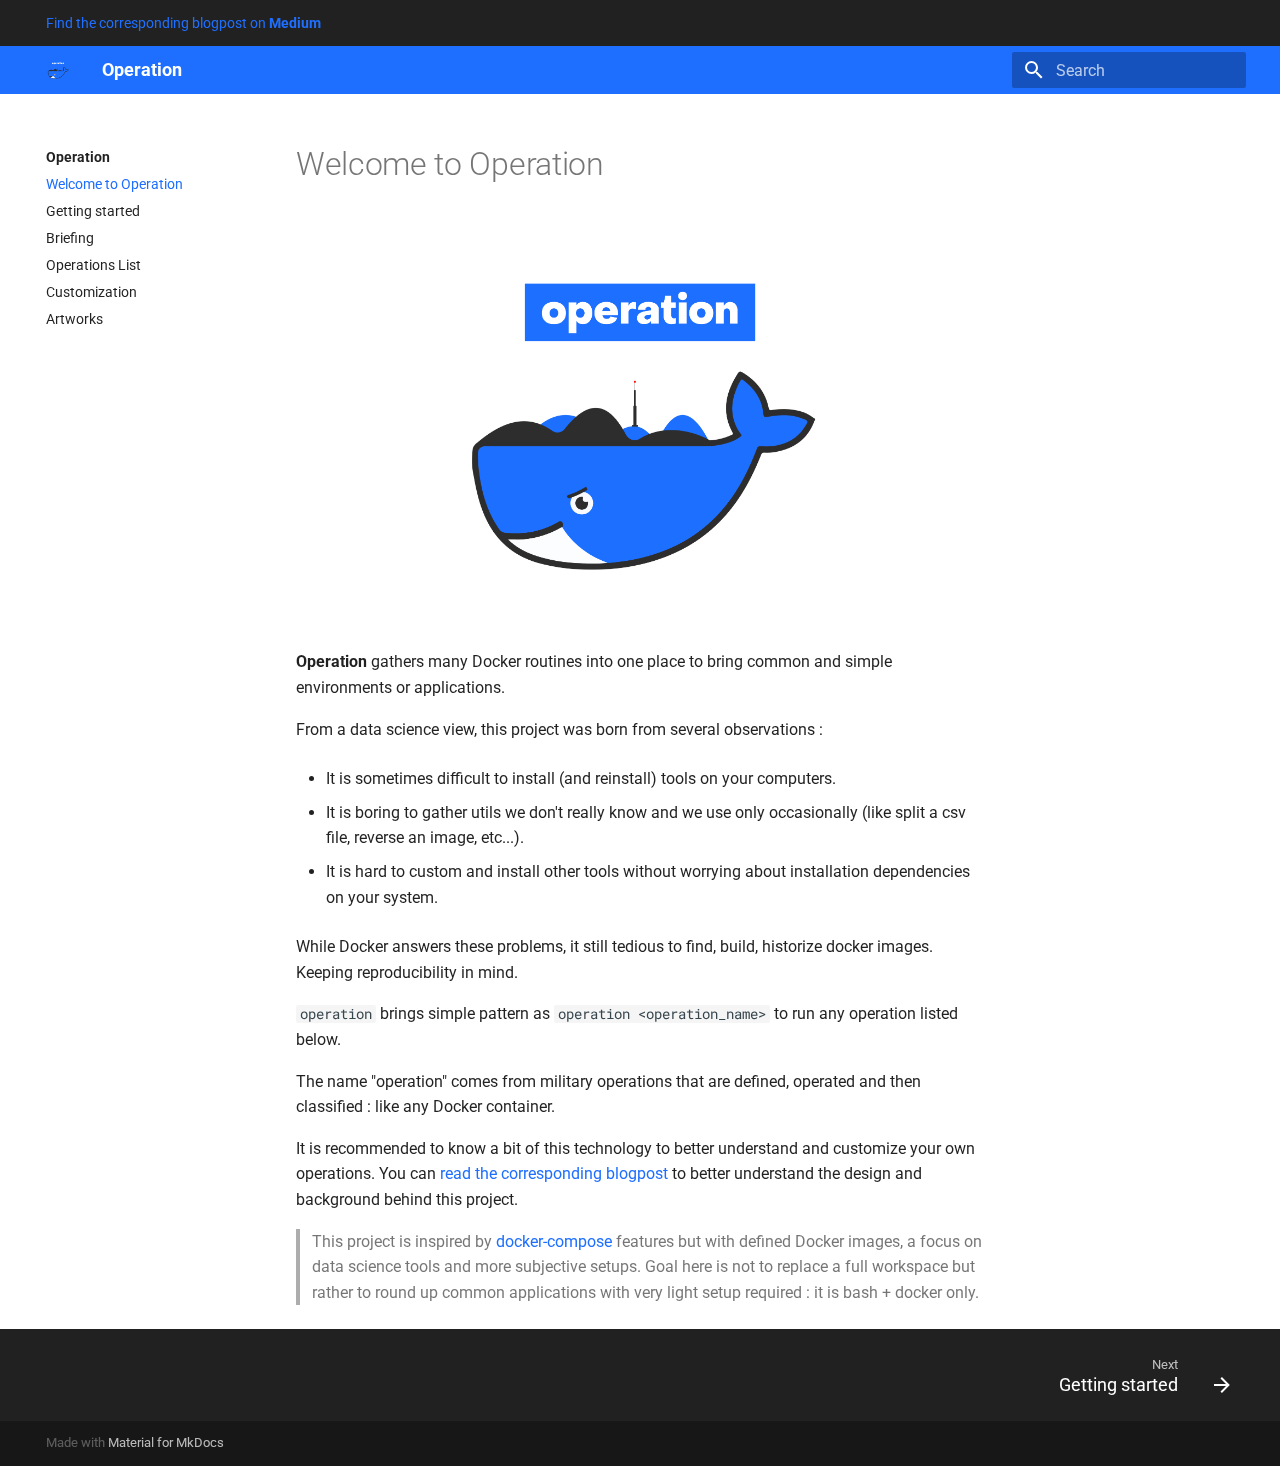
<file: index.html>
<!doctype html>
<html lang="en" class="no-js">
  <head>
    
      <meta charset="utf-8">
      <meta name="viewport" content="width=device-width,initial-scale=1">
      
      
      
      <link rel="icon" href="assets/images/operation.png">
      <meta name="generator" content="mkdocs-1.2.3, mkdocs-material-8.2.1">
    
    
      
        <title>Operation</title>
      
    
    
      <link rel="stylesheet" href="assets/stylesheets/main.e8d9bf0c.min.css">
      
        
        <link rel="stylesheet" href="assets/stylesheets/palette.e6a45f82.min.css">
        
      
    
    
    
      
        
        <link rel="preconnect" href="https://fonts.gstatic.com" crossorigin>
        <link rel="stylesheet" href="https://fonts.googleapis.com/css?family=Roboto:300,400,400i,700%7CRoboto+Mono&display=fallback">
        <style>:root{--md-text-font:"Roboto";--md-code-font:"Roboto Mono"}</style>
      
    
    
      <link rel="stylesheet" href="stylesheets/extra.css">
    
    <script>__md_scope=new URL(".",location),__md_get=(e,_=localStorage,t=__md_scope)=>JSON.parse(_.getItem(t.pathname+"."+e)),__md_set=(e,_,t=localStorage,a=__md_scope)=>{try{t.setItem(a.pathname+"."+e,JSON.stringify(_))}catch(e){}}</script>
    
      

    
    
  </head>
  
  
    
    
    
    
    
    <body dir="ltr" data-md-color-scheme="" data-md-color-primary="none" data-md-color-accent="none">
  
    
    
    <input class="md-toggle" data-md-toggle="drawer" type="checkbox" id="__drawer" autocomplete="off">
    <input class="md-toggle" data-md-toggle="search" type="checkbox" id="__search" autocomplete="off">
    <label class="md-overlay" for="__drawer"></label>
    <div data-md-component="skip">
      
        
        <a href="#welcome-to-operation" class="md-skip">
          Skip to content
        </a>
      
    </div>
    <div data-md-component="announce">
      
        <aside class="md-banner">
          <div class="md-banner__inner md-grid md-typeset">
            
  <a href="https://towardsdatascience.com/easy-development-environments-with-operation-6b352e72c0eb">
    Find the corresponding  blogpost on <strong>Medium</strong>
  </a>

          </div>
        </aside>
      
    </div>
    
    
      

<header class="md-header" data-md-component="header">
  <nav class="md-header__inner md-grid" aria-label="Header">
    <a href="." title="Operation" class="md-header__button md-logo" aria-label="Operation" data-md-component="logo">
      
  <img src="assets/images/operation.png" alt="logo">

    </a>
    <label class="md-header__button md-icon" for="__drawer">
      <svg xmlns="http://www.w3.org/2000/svg" viewBox="0 0 24 24"><path d="M3 6h18v2H3V6m0 5h18v2H3v-2m0 5h18v2H3v-2z"/></svg>
    </label>
    <div class="md-header__title" data-md-component="header-title">
      <div class="md-header__ellipsis">
        <div class="md-header__topic">
          <span class="md-ellipsis">
            Operation
          </span>
        </div>
        <div class="md-header__topic" data-md-component="header-topic">
          <span class="md-ellipsis">
            
              Welcome to Operation
            
          </span>
        </div>
      </div>
    </div>
    
    
    
      <label class="md-header__button md-icon" for="__search">
        <svg xmlns="http://www.w3.org/2000/svg" viewBox="0 0 24 24"><path d="M9.5 3A6.5 6.5 0 0 1 16 9.5c0 1.61-.59 3.09-1.56 4.23l.27.27h.79l5 5-1.5 1.5-5-5v-.79l-.27-.27A6.516 6.516 0 0 1 9.5 16 6.5 6.5 0 0 1 3 9.5 6.5 6.5 0 0 1 9.5 3m0 2C7 5 5 7 5 9.5S7 14 9.5 14 14 12 14 9.5 12 5 9.5 5z"/></svg>
      </label>
      <div class="md-search" data-md-component="search" role="dialog">
  <label class="md-search__overlay" for="__search"></label>
  <div class="md-search__inner" role="search">
    <form class="md-search__form" name="search">
      <input type="text" class="md-search__input" name="query" aria-label="Search" placeholder="Search" autocapitalize="off" autocorrect="off" autocomplete="off" spellcheck="false" data-md-component="search-query" required>
      <label class="md-search__icon md-icon" for="__search">
        <svg xmlns="http://www.w3.org/2000/svg" viewBox="0 0 24 24"><path d="M9.5 3A6.5 6.5 0 0 1 16 9.5c0 1.61-.59 3.09-1.56 4.23l.27.27h.79l5 5-1.5 1.5-5-5v-.79l-.27-.27A6.516 6.516 0 0 1 9.5 16 6.5 6.5 0 0 1 3 9.5 6.5 6.5 0 0 1 9.5 3m0 2C7 5 5 7 5 9.5S7 14 9.5 14 14 12 14 9.5 12 5 9.5 5z"/></svg>
        <svg xmlns="http://www.w3.org/2000/svg" viewBox="0 0 24 24"><path d="M20 11v2H8l5.5 5.5-1.42 1.42L4.16 12l7.92-7.92L13.5 5.5 8 11h12z"/></svg>
      </label>
      <nav class="md-search__options" aria-label="Search">
        
        <button type="reset" class="md-search__icon md-icon" aria-label="Clear" tabindex="-1">
          <svg xmlns="http://www.w3.org/2000/svg" viewBox="0 0 24 24"><path d="M19 6.41 17.59 5 12 10.59 6.41 5 5 6.41 10.59 12 5 17.59 6.41 19 12 13.41 17.59 19 19 17.59 13.41 12 19 6.41z"/></svg>
        </button>
      </nav>
      
    </form>
    <div class="md-search__output">
      <div class="md-search__scrollwrap" data-md-scrollfix>
        <div class="md-search-result" data-md-component="search-result">
          <div class="md-search-result__meta">
            Initializing search
          </div>
          <ol class="md-search-result__list"></ol>
        </div>
      </div>
    </div>
  </div>
</div>
    
    
  </nav>
  
</header>
    
    <div class="md-container" data-md-component="container">
      
      
        
          
        
      
      <main class="md-main" data-md-component="main">
        <div class="md-main__inner md-grid">
          
            
              
              <div class="md-sidebar md-sidebar--primary" data-md-component="sidebar" data-md-type="navigation" >
                <div class="md-sidebar__scrollwrap">
                  <div class="md-sidebar__inner">
                    


<nav class="md-nav md-nav--primary" aria-label="Navigation" data-md-level="0">
  <label class="md-nav__title" for="__drawer">
    <a href="." title="Operation" class="md-nav__button md-logo" aria-label="Operation" data-md-component="logo">
      
  <img src="assets/images/operation.png" alt="logo">

    </a>
    Operation
  </label>
  
  <ul class="md-nav__list" data-md-scrollfix>
    
      
      
      

  
  
    
  
  
    <li class="md-nav__item md-nav__item--active">
      
      <input class="md-nav__toggle md-toggle" data-md-toggle="toc" type="checkbox" id="__toc">
      
      
        
      
      
      <a href="." class="md-nav__link md-nav__link--active">
        Welcome to Operation
      </a>
      
    </li>
  

    
      
      
      

  
  
  
    <li class="md-nav__item">
      <a href="01-getting-started/" class="md-nav__link">
        Getting started
      </a>
    </li>
  

    
      
      
      

  
  
  
    <li class="md-nav__item">
      <a href="02-briefing/" class="md-nav__link">
        Briefing
      </a>
    </li>
  

    
      
      
      

  
  
  
    <li class="md-nav__item">
      <a href="03-operation-list/" class="md-nav__link">
        Operations List
      </a>
    </li>
  

    
      
      
      

  
  
  
    <li class="md-nav__item">
      <a href="04-customization/" class="md-nav__link">
        Customization
      </a>
    </li>
  

    
      
      
      

  
  
  
    <li class="md-nav__item">
      <a href="05-artwork/" class="md-nav__link">
        Artworks
      </a>
    </li>
  

    
  </ul>
</nav>
                  </div>
                </div>
              </div>
            
            
              
              <div class="md-sidebar md-sidebar--secondary" data-md-component="sidebar" data-md-type="toc" >
                <div class="md-sidebar__scrollwrap">
                  <div class="md-sidebar__inner">
                    

<nav class="md-nav md-nav--secondary" aria-label="Table of contents">
  
  
  
    
  
  
</nav>
                  </div>
                </div>
              </div>
            
          
          <div class="md-content" data-md-component="content">
            <article class="md-content__inner md-typeset">
              
                


<h1 id="welcome-to-operation">Welcome to Operation</h1>
<div align="center">
<img src="assets/images/operation.png" width="400" />
</div>

<p><strong>Operation</strong> gathers many Docker routines into one place to bring common and simple environments or applications.</p>
<p>From a data science view,  this project was born from several observations :</p>
<ul>
<li>
<p>It is sometimes difficult to install (and reinstall) tools on your computers.</p>
</li>
<li>
<p>It is boring to gather utils we don't really know and we use only occasionally (like split a csv file, reverse an image, etc...).</p>
</li>
<li>
<p>It is hard to custom and install other tools without worrying about installation dependencies on your system.</p>
</li>
</ul>
<p>While Docker answers these problems, it still tedious to find, build, historize docker images. Keeping reproducibility in mind.</p>
<p><code>operation</code> brings simple pattern as <code>operation &lt;operation_name&gt;</code> to run any operation listed below.</p>
<p>The name "operation" comes from military operations that are defined, operated and then classified : like any Docker container.</p>
<p>It is recommended to know a bit of this technology to better understand and customize your own operations. You can <a href="https://towardsdatascience.com/easy-development-environments-with-operation-6b352e72c0eb">read the corresponding blogpost</a> to better understand the design and background behind this project.</p>
<blockquote>
<p>This project is inspired by <a href="https://github.com/docker/compose">docker-compose</a> features but with defined Docker images, a focus on data science tools and more subjective setups. Goal here is not to replace a full workspace but rather to round up common applications with very light setup required : it is bash + docker only.</p>
</blockquote>

              
            </article>
          </div>
        </div>
        
      </main>
      
        <footer class="md-footer">
  
    <nav class="md-footer__inner md-grid" aria-label="Footer">
      
      
        
        <a href="01-getting-started/" class="md-footer__link md-footer__link--next" aria-label="Next: Getting started" rel="next">
          <div class="md-footer__title">
            <div class="md-ellipsis">
              <span class="md-footer__direction">
                Next
              </span>
              Getting started
            </div>
          </div>
          <div class="md-footer__button md-icon">
            <svg xmlns="http://www.w3.org/2000/svg" viewBox="0 0 24 24"><path d="M4 11v2h12l-5.5 5.5 1.42 1.42L19.84 12l-7.92-7.92L10.5 5.5 16 11H4z"/></svg>
          </div>
        </a>
      
    </nav>
  
  <div class="md-footer-meta md-typeset">
    <div class="md-footer-meta__inner md-grid">
      <div class="md-copyright">
  
  
    Made with
    <a href="https://squidfunk.github.io/mkdocs-material/" target="_blank" rel="noopener">
      Material for MkDocs
    </a>
  
</div>
      
    </div>
  </div>
</footer>
      
    </div>
    <div class="md-dialog" data-md-component="dialog">
      <div class="md-dialog__inner md-typeset"></div>
    </div>
    <script id="__config" type="application/json">{"base": ".", "features": ["navigation.instant"], "translations": {"clipboard.copy": "Copy to clipboard", "clipboard.copied": "Copied to clipboard", "search.config.lang": "en", "search.config.pipeline": "trimmer, stopWordFilter", "search.config.separator": "[\\s\\-]+", "search.placeholder": "Search", "search.result.placeholder": "Type to start searching", "search.result.none": "No matching documents", "search.result.one": "1 matching document", "search.result.other": "# matching documents", "search.result.more.one": "1 more on this page", "search.result.more.other": "# more on this page", "search.result.term.missing": "Missing", "select.version.title": "Select version"}, "search": "assets/javascripts/workers/search.bd0b6b67.min.js"}</script>
    
    
      <script src="assets/javascripts/bundle.8aa65030.min.js"></script>
      
    
  </body>
</html>
</file>
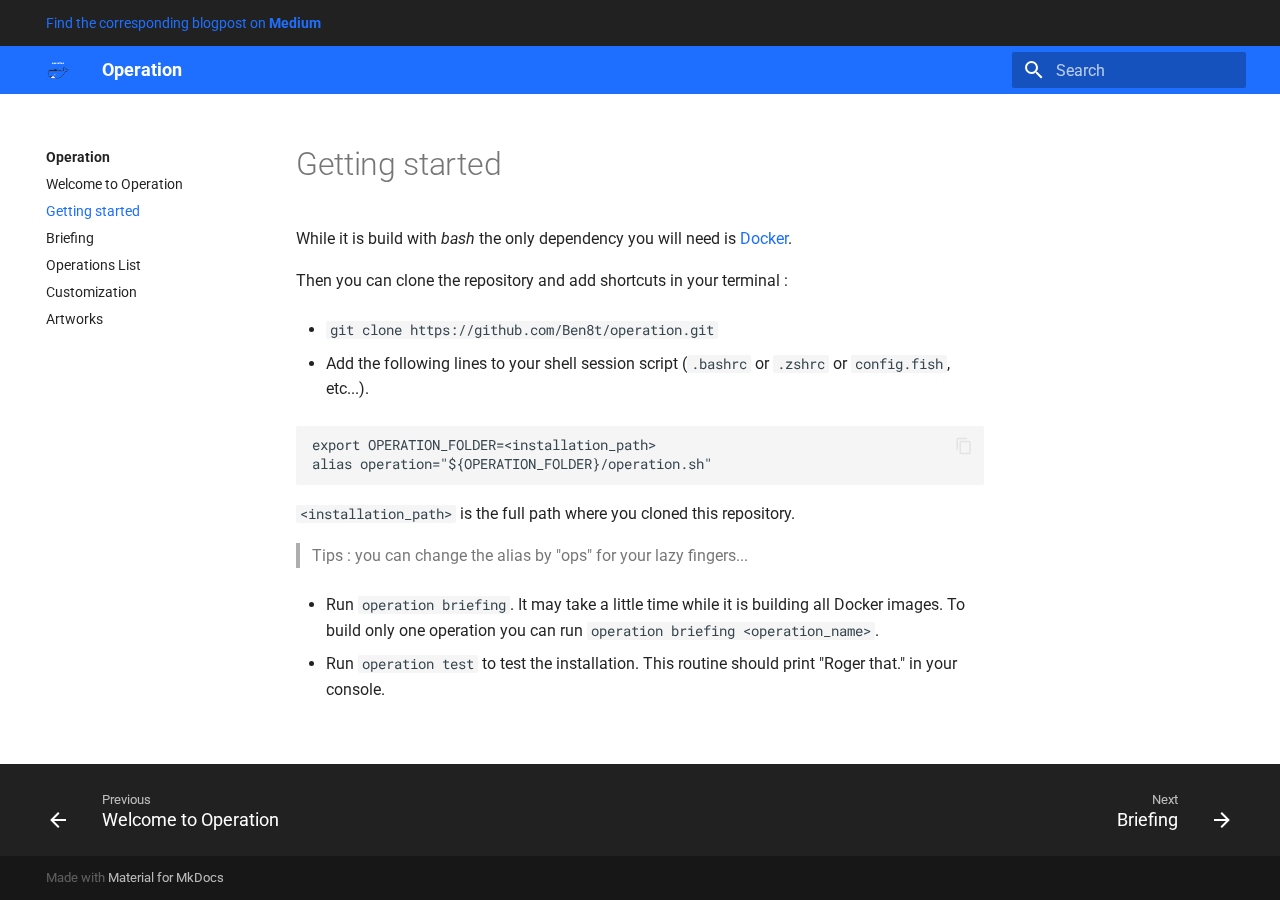
<file: 01-getting-started/index.html>
<!doctype html>
<html lang="en" class="no-js">
  <head>
    
      <meta charset="utf-8">
      <meta name="viewport" content="width=device-width,initial-scale=1">
      
      
      
      <link rel="icon" href="../assets/images/operation.png">
      <meta name="generator" content="mkdocs-1.2.3, mkdocs-material-8.2.1">
    
    
      
        <title>Getting started - Operation</title>
      
    
    
      <link rel="stylesheet" href="../assets/stylesheets/main.e8d9bf0c.min.css">
      
        
        <link rel="stylesheet" href="../assets/stylesheets/palette.e6a45f82.min.css">
        
      
    
    
    
      
        
        <link rel="preconnect" href="https://fonts.gstatic.com" crossorigin>
        <link rel="stylesheet" href="https://fonts.googleapis.com/css?family=Roboto:300,400,400i,700%7CRoboto+Mono&display=fallback">
        <style>:root{--md-text-font:"Roboto";--md-code-font:"Roboto Mono"}</style>
      
    
    
      <link rel="stylesheet" href="../stylesheets/extra.css">
    
    <script>__md_scope=new URL("..",location),__md_get=(e,_=localStorage,t=__md_scope)=>JSON.parse(_.getItem(t.pathname+"."+e)),__md_set=(e,_,t=localStorage,a=__md_scope)=>{try{t.setItem(a.pathname+"."+e,JSON.stringify(_))}catch(e){}}</script>
    
      

    
    
  </head>
  
  
    
    
    
    
    
    <body dir="ltr" data-md-color-scheme="" data-md-color-primary="none" data-md-color-accent="none">
  
    
    
    <input class="md-toggle" data-md-toggle="drawer" type="checkbox" id="__drawer" autocomplete="off">
    <input class="md-toggle" data-md-toggle="search" type="checkbox" id="__search" autocomplete="off">
    <label class="md-overlay" for="__drawer"></label>
    <div data-md-component="skip">
      
        
        <a href="#getting-started" class="md-skip">
          Skip to content
        </a>
      
    </div>
    <div data-md-component="announce">
      
        <aside class="md-banner">
          <div class="md-banner__inner md-grid md-typeset">
            
  <a href="https://towardsdatascience.com/easy-development-environments-with-operation-6b352e72c0eb">
    Find the corresponding  blogpost on <strong>Medium</strong>
  </a>

          </div>
        </aside>
      
    </div>
    
    
      

<header class="md-header" data-md-component="header">
  <nav class="md-header__inner md-grid" aria-label="Header">
    <a href=".." title="Operation" class="md-header__button md-logo" aria-label="Operation" data-md-component="logo">
      
  <img src="../assets/images/operation.png" alt="logo">

    </a>
    <label class="md-header__button md-icon" for="__drawer">
      <svg xmlns="http://www.w3.org/2000/svg" viewBox="0 0 24 24"><path d="M3 6h18v2H3V6m0 5h18v2H3v-2m0 5h18v2H3v-2z"/></svg>
    </label>
    <div class="md-header__title" data-md-component="header-title">
      <div class="md-header__ellipsis">
        <div class="md-header__topic">
          <span class="md-ellipsis">
            Operation
          </span>
        </div>
        <div class="md-header__topic" data-md-component="header-topic">
          <span class="md-ellipsis">
            
              Getting started
            
          </span>
        </div>
      </div>
    </div>
    
    
    
      <label class="md-header__button md-icon" for="__search">
        <svg xmlns="http://www.w3.org/2000/svg" viewBox="0 0 24 24"><path d="M9.5 3A6.5 6.5 0 0 1 16 9.5c0 1.61-.59 3.09-1.56 4.23l.27.27h.79l5 5-1.5 1.5-5-5v-.79l-.27-.27A6.516 6.516 0 0 1 9.5 16 6.5 6.5 0 0 1 3 9.5 6.5 6.5 0 0 1 9.5 3m0 2C7 5 5 7 5 9.5S7 14 9.5 14 14 12 14 9.5 12 5 9.5 5z"/></svg>
      </label>
      <div class="md-search" data-md-component="search" role="dialog">
  <label class="md-search__overlay" for="__search"></label>
  <div class="md-search__inner" role="search">
    <form class="md-search__form" name="search">
      <input type="text" class="md-search__input" name="query" aria-label="Search" placeholder="Search" autocapitalize="off" autocorrect="off" autocomplete="off" spellcheck="false" data-md-component="search-query" required>
      <label class="md-search__icon md-icon" for="__search">
        <svg xmlns="http://www.w3.org/2000/svg" viewBox="0 0 24 24"><path d="M9.5 3A6.5 6.5 0 0 1 16 9.5c0 1.61-.59 3.09-1.56 4.23l.27.27h.79l5 5-1.5 1.5-5-5v-.79l-.27-.27A6.516 6.516 0 0 1 9.5 16 6.5 6.5 0 0 1 3 9.5 6.5 6.5 0 0 1 9.5 3m0 2C7 5 5 7 5 9.5S7 14 9.5 14 14 12 14 9.5 12 5 9.5 5z"/></svg>
        <svg xmlns="http://www.w3.org/2000/svg" viewBox="0 0 24 24"><path d="M20 11v2H8l5.5 5.5-1.42 1.42L4.16 12l7.92-7.92L13.5 5.5 8 11h12z"/></svg>
      </label>
      <nav class="md-search__options" aria-label="Search">
        
        <button type="reset" class="md-search__icon md-icon" aria-label="Clear" tabindex="-1">
          <svg xmlns="http://www.w3.org/2000/svg" viewBox="0 0 24 24"><path d="M19 6.41 17.59 5 12 10.59 6.41 5 5 6.41 10.59 12 5 17.59 6.41 19 12 13.41 17.59 19 19 17.59 13.41 12 19 6.41z"/></svg>
        </button>
      </nav>
      
    </form>
    <div class="md-search__output">
      <div class="md-search__scrollwrap" data-md-scrollfix>
        <div class="md-search-result" data-md-component="search-result">
          <div class="md-search-result__meta">
            Initializing search
          </div>
          <ol class="md-search-result__list"></ol>
        </div>
      </div>
    </div>
  </div>
</div>
    
    
  </nav>
  
</header>
    
    <div class="md-container" data-md-component="container">
      
      
        
          
        
      
      <main class="md-main" data-md-component="main">
        <div class="md-main__inner md-grid">
          
            
              
              <div class="md-sidebar md-sidebar--primary" data-md-component="sidebar" data-md-type="navigation" >
                <div class="md-sidebar__scrollwrap">
                  <div class="md-sidebar__inner">
                    


<nav class="md-nav md-nav--primary" aria-label="Navigation" data-md-level="0">
  <label class="md-nav__title" for="__drawer">
    <a href=".." title="Operation" class="md-nav__button md-logo" aria-label="Operation" data-md-component="logo">
      
  <img src="../assets/images/operation.png" alt="logo">

    </a>
    Operation
  </label>
  
  <ul class="md-nav__list" data-md-scrollfix>
    
      
      
      

  
  
  
    <li class="md-nav__item">
      <a href=".." class="md-nav__link">
        Welcome to Operation
      </a>
    </li>
  

    
      
      
      

  
  
    
  
  
    <li class="md-nav__item md-nav__item--active">
      
      <input class="md-nav__toggle md-toggle" data-md-toggle="toc" type="checkbox" id="__toc">
      
      
        
      
      
      <a href="./" class="md-nav__link md-nav__link--active">
        Getting started
      </a>
      
    </li>
  

    
      
      
      

  
  
  
    <li class="md-nav__item">
      <a href="../02-briefing/" class="md-nav__link">
        Briefing
      </a>
    </li>
  

    
      
      
      

  
  
  
    <li class="md-nav__item">
      <a href="../03-operation-list/" class="md-nav__link">
        Operations List
      </a>
    </li>
  

    
      
      
      

  
  
  
    <li class="md-nav__item">
      <a href="../04-customization/" class="md-nav__link">
        Customization
      </a>
    </li>
  

    
      
      
      

  
  
  
    <li class="md-nav__item">
      <a href="../05-artwork/" class="md-nav__link">
        Artworks
      </a>
    </li>
  

    
  </ul>
</nav>
                  </div>
                </div>
              </div>
            
            
              
              <div class="md-sidebar md-sidebar--secondary" data-md-component="sidebar" data-md-type="toc" >
                <div class="md-sidebar__scrollwrap">
                  <div class="md-sidebar__inner">
                    

<nav class="md-nav md-nav--secondary" aria-label="Table of contents">
  
  
  
    
  
  
</nav>
                  </div>
                </div>
              </div>
            
          
          <div class="md-content" data-md-component="content">
            <article class="md-content__inner md-typeset">
              
                


<h1 id="getting-started">Getting started</h1>
<p>While it is build with <em>bash</em> the only dependency you will need is <a href="https://docs.docker.com/install/">Docker</a>.</p>
<p>Then you can clone the repository and add shortcuts in your terminal :</p>
<ul>
<li>
<p><code>git clone https://github.com/Ben8t/operation.git</code></p>
</li>
<li>
<p>Add the following lines to your shell session script (<code>.bashrc</code> or <code>.zshrc</code> or <code>config.fish</code>, etc...).</p>
</li>
</ul>
<pre><code class="language-bash">export OPERATION_FOLDER=&lt;installation_path&gt;
alias operation=&quot;${OPERATION_FOLDER}/operation.sh&quot;
</code></pre>
<p><code>&lt;installation_path&gt;</code> is the full path where you cloned this repository.</p>
<blockquote>
<p>Tips : you can change the alias by "ops" for your lazy fingers...</p>
</blockquote>
<ul>
<li>
<p>Run <code>operation briefing</code>. It may take a little time while it is building all Docker images. To build only one operation you can run <code>operation briefing &lt;operation_name&gt;</code>.</p>
</li>
<li>
<p>Run <code>operation test</code> to test the installation. This routine should print "Roger that." in your console.</p>
</li>
</ul>

              
            </article>
          </div>
        </div>
        
      </main>
      
        <footer class="md-footer">
  
    <nav class="md-footer__inner md-grid" aria-label="Footer">
      
        
        <a href=".." class="md-footer__link md-footer__link--prev" aria-label="Previous: Welcome to Operation" rel="prev">
          <div class="md-footer__button md-icon">
            <svg xmlns="http://www.w3.org/2000/svg" viewBox="0 0 24 24"><path d="M20 11v2H8l5.5 5.5-1.42 1.42L4.16 12l7.92-7.92L13.5 5.5 8 11h12z"/></svg>
          </div>
          <div class="md-footer__title">
            <div class="md-ellipsis">
              <span class="md-footer__direction">
                Previous
              </span>
              Welcome to Operation
            </div>
          </div>
        </a>
      
      
        
        <a href="../02-briefing/" class="md-footer__link md-footer__link--next" aria-label="Next: Briefing" rel="next">
          <div class="md-footer__title">
            <div class="md-ellipsis">
              <span class="md-footer__direction">
                Next
              </span>
              Briefing
            </div>
          </div>
          <div class="md-footer__button md-icon">
            <svg xmlns="http://www.w3.org/2000/svg" viewBox="0 0 24 24"><path d="M4 11v2h12l-5.5 5.5 1.42 1.42L19.84 12l-7.92-7.92L10.5 5.5 16 11H4z"/></svg>
          </div>
        </a>
      
    </nav>
  
  <div class="md-footer-meta md-typeset">
    <div class="md-footer-meta__inner md-grid">
      <div class="md-copyright">
  
  
    Made with
    <a href="https://squidfunk.github.io/mkdocs-material/" target="_blank" rel="noopener">
      Material for MkDocs
    </a>
  
</div>
      
    </div>
  </div>
</footer>
      
    </div>
    <div class="md-dialog" data-md-component="dialog">
      <div class="md-dialog__inner md-typeset"></div>
    </div>
    <script id="__config" type="application/json">{"base": "..", "features": ["navigation.instant"], "translations": {"clipboard.copy": "Copy to clipboard", "clipboard.copied": "Copied to clipboard", "search.config.lang": "en", "search.config.pipeline": "trimmer, stopWordFilter", "search.config.separator": "[\\s\\-]+", "search.placeholder": "Search", "search.result.placeholder": "Type to start searching", "search.result.none": "No matching documents", "search.result.one": "1 matching document", "search.result.other": "# matching documents", "search.result.more.one": "1 more on this page", "search.result.more.other": "# more on this page", "search.result.term.missing": "Missing", "select.version.title": "Select version"}, "search": "../assets/javascripts/workers/search.bd0b6b67.min.js"}</script>
    
    
      <script src="../assets/javascripts/bundle.8aa65030.min.js"></script>
      
    
  </body>
</html>
</file>
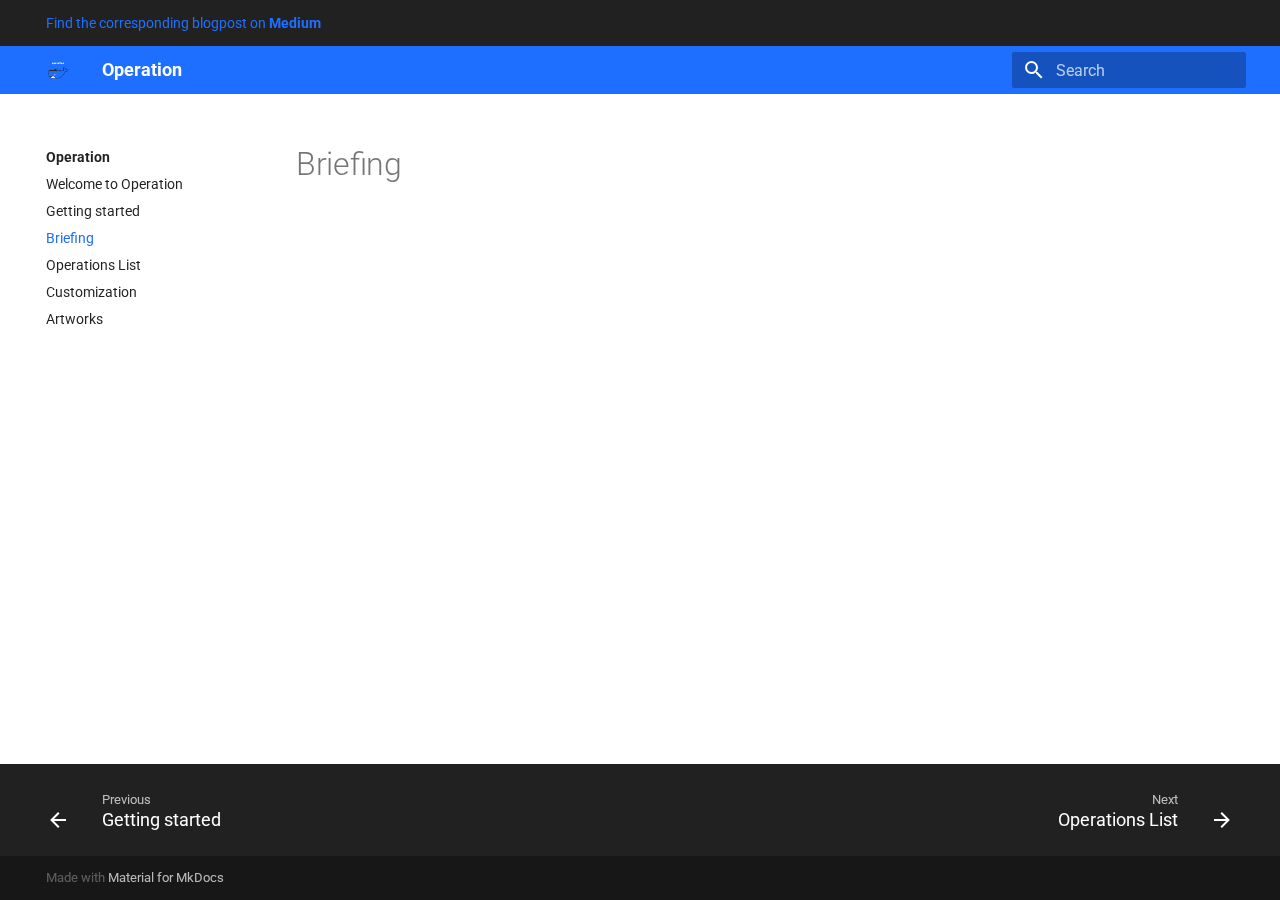
<file: 02-briefing/index.html>
<!doctype html>
<html lang="en" class="no-js">
  <head>
    
      <meta charset="utf-8">
      <meta name="viewport" content="width=device-width,initial-scale=1">
      
      
      
      <link rel="icon" href="../assets/images/operation.png">
      <meta name="generator" content="mkdocs-1.2.3, mkdocs-material-8.2.1">
    
    
      
        <title>Briefing - Operation</title>
      
    
    
      <link rel="stylesheet" href="../assets/stylesheets/main.e8d9bf0c.min.css">
      
        
        <link rel="stylesheet" href="../assets/stylesheets/palette.e6a45f82.min.css">
        
      
    
    
    
      
        
        <link rel="preconnect" href="https://fonts.gstatic.com" crossorigin>
        <link rel="stylesheet" href="https://fonts.googleapis.com/css?family=Roboto:300,400,400i,700%7CRoboto+Mono&display=fallback">
        <style>:root{--md-text-font:"Roboto";--md-code-font:"Roboto Mono"}</style>
      
    
    
      <link rel="stylesheet" href="../stylesheets/extra.css">
    
    <script>__md_scope=new URL("..",location),__md_get=(e,_=localStorage,t=__md_scope)=>JSON.parse(_.getItem(t.pathname+"."+e)),__md_set=(e,_,t=localStorage,a=__md_scope)=>{try{t.setItem(a.pathname+"."+e,JSON.stringify(_))}catch(e){}}</script>
    
      

    
    
  </head>
  
  
    
    
    
    
    
    <body dir="ltr" data-md-color-scheme="" data-md-color-primary="none" data-md-color-accent="none">
  
    
    
    <input class="md-toggle" data-md-toggle="drawer" type="checkbox" id="__drawer" autocomplete="off">
    <input class="md-toggle" data-md-toggle="search" type="checkbox" id="__search" autocomplete="off">
    <label class="md-overlay" for="__drawer"></label>
    <div data-md-component="skip">
      
        
        <a href="#briefing" class="md-skip">
          Skip to content
        </a>
      
    </div>
    <div data-md-component="announce">
      
        <aside class="md-banner">
          <div class="md-banner__inner md-grid md-typeset">
            
  <a href="https://towardsdatascience.com/easy-development-environments-with-operation-6b352e72c0eb">
    Find the corresponding  blogpost on <strong>Medium</strong>
  </a>

          </div>
        </aside>
      
    </div>
    
    
      

<header class="md-header" data-md-component="header">
  <nav class="md-header__inner md-grid" aria-label="Header">
    <a href=".." title="Operation" class="md-header__button md-logo" aria-label="Operation" data-md-component="logo">
      
  <img src="../assets/images/operation.png" alt="logo">

    </a>
    <label class="md-header__button md-icon" for="__drawer">
      <svg xmlns="http://www.w3.org/2000/svg" viewBox="0 0 24 24"><path d="M3 6h18v2H3V6m0 5h18v2H3v-2m0 5h18v2H3v-2z"/></svg>
    </label>
    <div class="md-header__title" data-md-component="header-title">
      <div class="md-header__ellipsis">
        <div class="md-header__topic">
          <span class="md-ellipsis">
            Operation
          </span>
        </div>
        <div class="md-header__topic" data-md-component="header-topic">
          <span class="md-ellipsis">
            
              Briefing
            
          </span>
        </div>
      </div>
    </div>
    
    
    
      <label class="md-header__button md-icon" for="__search">
        <svg xmlns="http://www.w3.org/2000/svg" viewBox="0 0 24 24"><path d="M9.5 3A6.5 6.5 0 0 1 16 9.5c0 1.61-.59 3.09-1.56 4.23l.27.27h.79l5 5-1.5 1.5-5-5v-.79l-.27-.27A6.516 6.516 0 0 1 9.5 16 6.5 6.5 0 0 1 3 9.5 6.5 6.5 0 0 1 9.5 3m0 2C7 5 5 7 5 9.5S7 14 9.5 14 14 12 14 9.5 12 5 9.5 5z"/></svg>
      </label>
      <div class="md-search" data-md-component="search" role="dialog">
  <label class="md-search__overlay" for="__search"></label>
  <div class="md-search__inner" role="search">
    <form class="md-search__form" name="search">
      <input type="text" class="md-search__input" name="query" aria-label="Search" placeholder="Search" autocapitalize="off" autocorrect="off" autocomplete="off" spellcheck="false" data-md-component="search-query" required>
      <label class="md-search__icon md-icon" for="__search">
        <svg xmlns="http://www.w3.org/2000/svg" viewBox="0 0 24 24"><path d="M9.5 3A6.5 6.5 0 0 1 16 9.5c0 1.61-.59 3.09-1.56 4.23l.27.27h.79l5 5-1.5 1.5-5-5v-.79l-.27-.27A6.516 6.516 0 0 1 9.5 16 6.5 6.5 0 0 1 3 9.5 6.5 6.5 0 0 1 9.5 3m0 2C7 5 5 7 5 9.5S7 14 9.5 14 14 12 14 9.5 12 5 9.5 5z"/></svg>
        <svg xmlns="http://www.w3.org/2000/svg" viewBox="0 0 24 24"><path d="M20 11v2H8l5.5 5.5-1.42 1.42L4.16 12l7.92-7.92L13.5 5.5 8 11h12z"/></svg>
      </label>
      <nav class="md-search__options" aria-label="Search">
        
        <button type="reset" class="md-search__icon md-icon" aria-label="Clear" tabindex="-1">
          <svg xmlns="http://www.w3.org/2000/svg" viewBox="0 0 24 24"><path d="M19 6.41 17.59 5 12 10.59 6.41 5 5 6.41 10.59 12 5 17.59 6.41 19 12 13.41 17.59 19 19 17.59 13.41 12 19 6.41z"/></svg>
        </button>
      </nav>
      
    </form>
    <div class="md-search__output">
      <div class="md-search__scrollwrap" data-md-scrollfix>
        <div class="md-search-result" data-md-component="search-result">
          <div class="md-search-result__meta">
            Initializing search
          </div>
          <ol class="md-search-result__list"></ol>
        </div>
      </div>
    </div>
  </div>
</div>
    
    
  </nav>
  
</header>
    
    <div class="md-container" data-md-component="container">
      
      
        
          
        
      
      <main class="md-main" data-md-component="main">
        <div class="md-main__inner md-grid">
          
            
              
              <div class="md-sidebar md-sidebar--primary" data-md-component="sidebar" data-md-type="navigation" >
                <div class="md-sidebar__scrollwrap">
                  <div class="md-sidebar__inner">
                    


<nav class="md-nav md-nav--primary" aria-label="Navigation" data-md-level="0">
  <label class="md-nav__title" for="__drawer">
    <a href=".." title="Operation" class="md-nav__button md-logo" aria-label="Operation" data-md-component="logo">
      
  <img src="../assets/images/operation.png" alt="logo">

    </a>
    Operation
  </label>
  
  <ul class="md-nav__list" data-md-scrollfix>
    
      
      
      

  
  
  
    <li class="md-nav__item">
      <a href=".." class="md-nav__link">
        Welcome to Operation
      </a>
    </li>
  

    
      
      
      

  
  
  
    <li class="md-nav__item">
      <a href="../01-getting-started/" class="md-nav__link">
        Getting started
      </a>
    </li>
  

    
      
      
      

  
  
    
  
  
    <li class="md-nav__item md-nav__item--active">
      
      <input class="md-nav__toggle md-toggle" data-md-toggle="toc" type="checkbox" id="__toc">
      
      
        
      
      
      <a href="./" class="md-nav__link md-nav__link--active">
        Briefing
      </a>
      
    </li>
  

    
      
      
      

  
  
  
    <li class="md-nav__item">
      <a href="../03-operation-list/" class="md-nav__link">
        Operations List
      </a>
    </li>
  

    
      
      
      

  
  
  
    <li class="md-nav__item">
      <a href="../04-customization/" class="md-nav__link">
        Customization
      </a>
    </li>
  

    
      
      
      

  
  
  
    <li class="md-nav__item">
      <a href="../05-artwork/" class="md-nav__link">
        Artworks
      </a>
    </li>
  

    
  </ul>
</nav>
                  </div>
                </div>
              </div>
            
            
              
              <div class="md-sidebar md-sidebar--secondary" data-md-component="sidebar" data-md-type="toc" >
                <div class="md-sidebar__scrollwrap">
                  <div class="md-sidebar__inner">
                    

<nav class="md-nav md-nav--secondary" aria-label="Table of contents">
  
  
  
    
  
  
</nav>
                  </div>
                </div>
              </div>
            
          
          <div class="md-content" data-md-component="content">
            <article class="md-content__inner md-typeset">
              
                


<h1 id="briefing">Briefing</h1>

              
            </article>
          </div>
        </div>
        
      </main>
      
        <footer class="md-footer">
  
    <nav class="md-footer__inner md-grid" aria-label="Footer">
      
        
        <a href="../01-getting-started/" class="md-footer__link md-footer__link--prev" aria-label="Previous: Getting started" rel="prev">
          <div class="md-footer__button md-icon">
            <svg xmlns="http://www.w3.org/2000/svg" viewBox="0 0 24 24"><path d="M20 11v2H8l5.5 5.5-1.42 1.42L4.16 12l7.92-7.92L13.5 5.5 8 11h12z"/></svg>
          </div>
          <div class="md-footer__title">
            <div class="md-ellipsis">
              <span class="md-footer__direction">
                Previous
              </span>
              Getting started
            </div>
          </div>
        </a>
      
      
        
        <a href="../03-operation-list/" class="md-footer__link md-footer__link--next" aria-label="Next: Operations List" rel="next">
          <div class="md-footer__title">
            <div class="md-ellipsis">
              <span class="md-footer__direction">
                Next
              </span>
              Operations List
            </div>
          </div>
          <div class="md-footer__button md-icon">
            <svg xmlns="http://www.w3.org/2000/svg" viewBox="0 0 24 24"><path d="M4 11v2h12l-5.5 5.5 1.42 1.42L19.84 12l-7.92-7.92L10.5 5.5 16 11H4z"/></svg>
          </div>
        </a>
      
    </nav>
  
  <div class="md-footer-meta md-typeset">
    <div class="md-footer-meta__inner md-grid">
      <div class="md-copyright">
  
  
    Made with
    <a href="https://squidfunk.github.io/mkdocs-material/" target="_blank" rel="noopener">
      Material for MkDocs
    </a>
  
</div>
      
    </div>
  </div>
</footer>
      
    </div>
    <div class="md-dialog" data-md-component="dialog">
      <div class="md-dialog__inner md-typeset"></div>
    </div>
    <script id="__config" type="application/json">{"base": "..", "features": ["navigation.instant"], "translations": {"clipboard.copy": "Copy to clipboard", "clipboard.copied": "Copied to clipboard", "search.config.lang": "en", "search.config.pipeline": "trimmer, stopWordFilter", "search.config.separator": "[\\s\\-]+", "search.placeholder": "Search", "search.result.placeholder": "Type to start searching", "search.result.none": "No matching documents", "search.result.one": "1 matching document", "search.result.other": "# matching documents", "search.result.more.one": "1 more on this page", "search.result.more.other": "# more on this page", "search.result.term.missing": "Missing", "select.version.title": "Select version"}, "search": "../assets/javascripts/workers/search.bd0b6b67.min.js"}</script>
    
    
      <script src="../assets/javascripts/bundle.8aa65030.min.js"></script>
      
    
  </body>
</html>
</file>
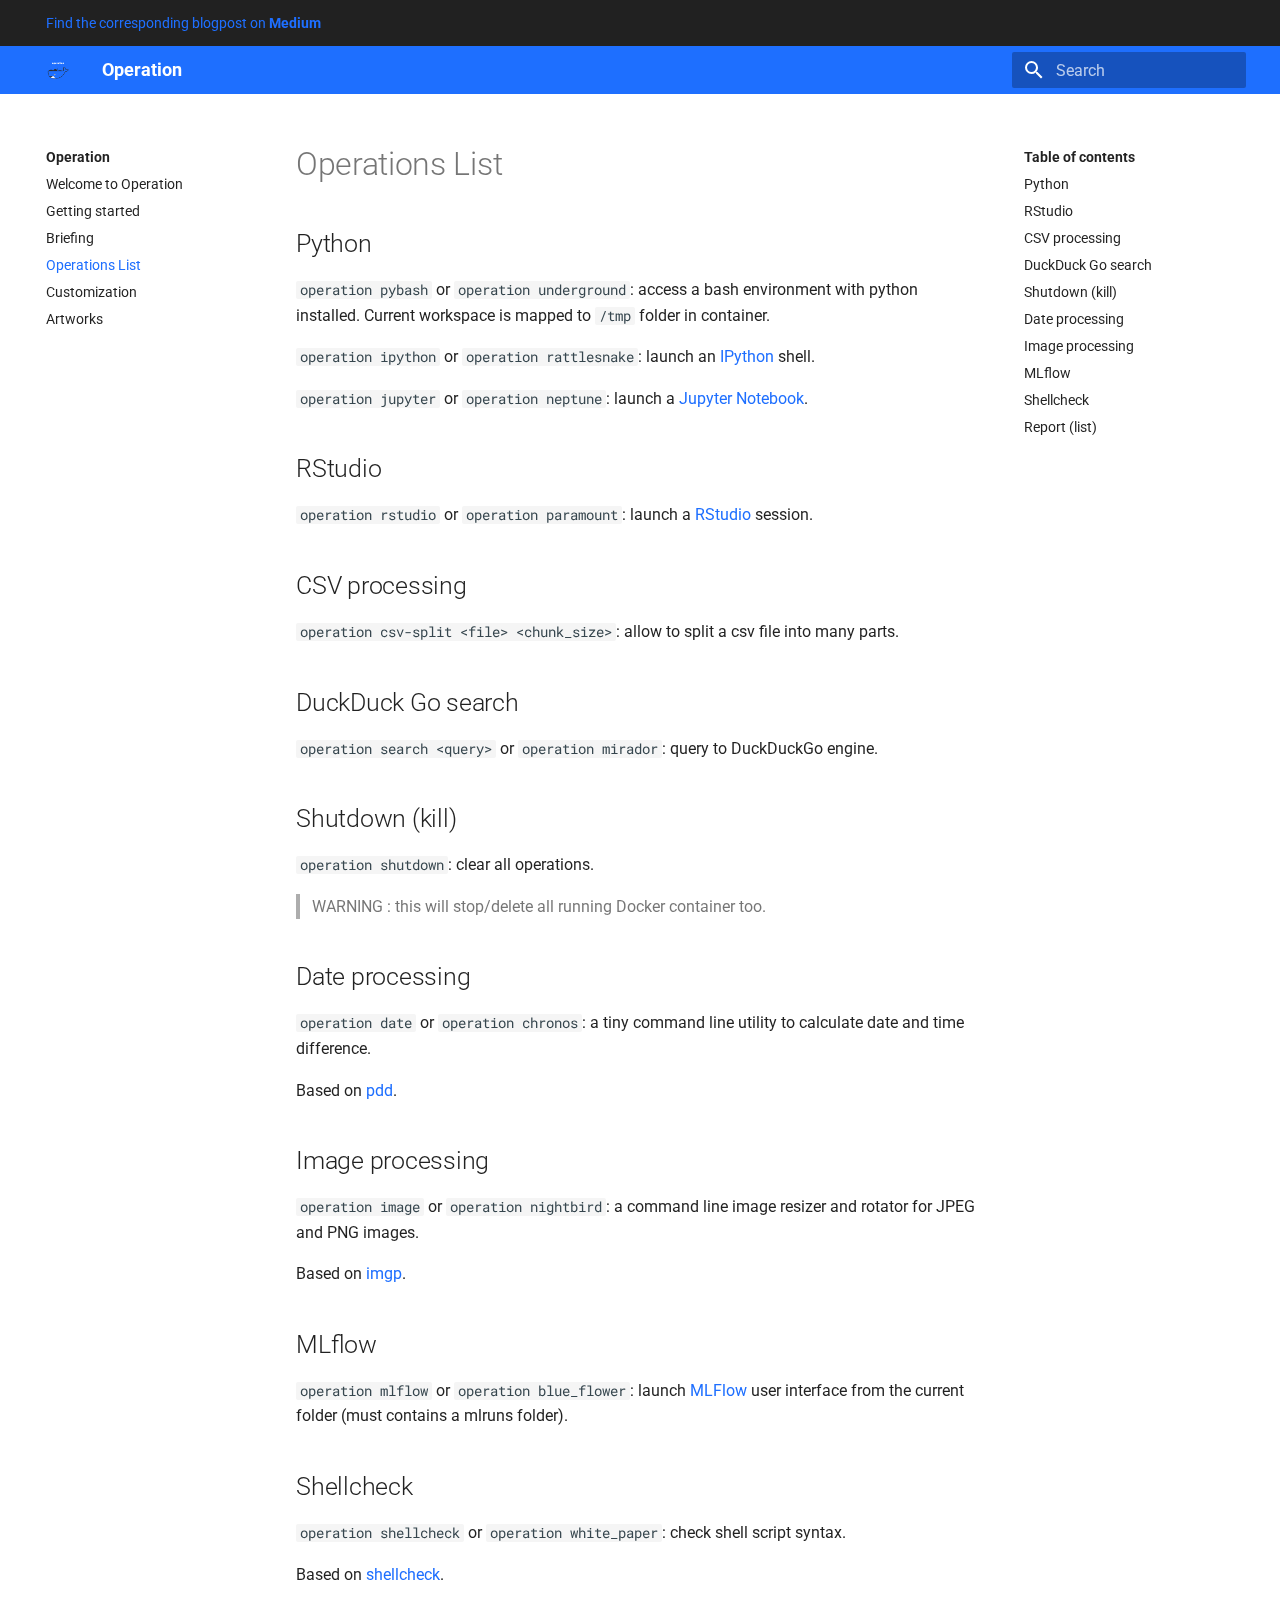
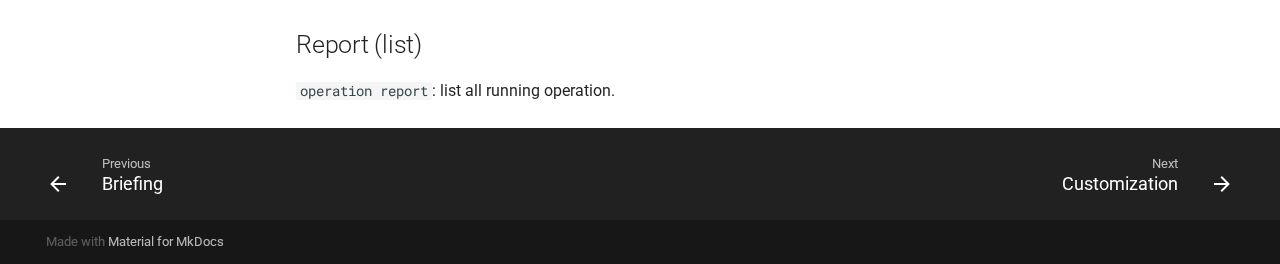
<file: 03-operation-list/index.html>
<!doctype html>
<html lang="en" class="no-js">
  <head>
    
      <meta charset="utf-8">
      <meta name="viewport" content="width=device-width,initial-scale=1">
      
      
      
      <link rel="icon" href="../assets/images/operation.png">
      <meta name="generator" content="mkdocs-1.2.3, mkdocs-material-8.2.1">
    
    
      
        <title>Operations List - Operation</title>
      
    
    
      <link rel="stylesheet" href="../assets/stylesheets/main.e8d9bf0c.min.css">
      
        
        <link rel="stylesheet" href="../assets/stylesheets/palette.e6a45f82.min.css">
        
      
    
    
    
      
        
        <link rel="preconnect" href="https://fonts.gstatic.com" crossorigin>
        <link rel="stylesheet" href="https://fonts.googleapis.com/css?family=Roboto:300,400,400i,700%7CRoboto+Mono&display=fallback">
        <style>:root{--md-text-font:"Roboto";--md-code-font:"Roboto Mono"}</style>
      
    
    
      <link rel="stylesheet" href="../stylesheets/extra.css">
    
    <script>__md_scope=new URL("..",location),__md_get=(e,_=localStorage,t=__md_scope)=>JSON.parse(_.getItem(t.pathname+"."+e)),__md_set=(e,_,t=localStorage,a=__md_scope)=>{try{t.setItem(a.pathname+"."+e,JSON.stringify(_))}catch(e){}}</script>
    
      

    
    
  </head>
  
  
    
    
    
    
    
    <body dir="ltr" data-md-color-scheme="" data-md-color-primary="none" data-md-color-accent="none">
  
    
    
    <input class="md-toggle" data-md-toggle="drawer" type="checkbox" id="__drawer" autocomplete="off">
    <input class="md-toggle" data-md-toggle="search" type="checkbox" id="__search" autocomplete="off">
    <label class="md-overlay" for="__drawer"></label>
    <div data-md-component="skip">
      
        
        <a href="#operations-list" class="md-skip">
          Skip to content
        </a>
      
    </div>
    <div data-md-component="announce">
      
        <aside class="md-banner">
          <div class="md-banner__inner md-grid md-typeset">
            
  <a href="https://towardsdatascience.com/easy-development-environments-with-operation-6b352e72c0eb">
    Find the corresponding  blogpost on <strong>Medium</strong>
  </a>

          </div>
        </aside>
      
    </div>
    
    
      

<header class="md-header" data-md-component="header">
  <nav class="md-header__inner md-grid" aria-label="Header">
    <a href=".." title="Operation" class="md-header__button md-logo" aria-label="Operation" data-md-component="logo">
      
  <img src="../assets/images/operation.png" alt="logo">

    </a>
    <label class="md-header__button md-icon" for="__drawer">
      <svg xmlns="http://www.w3.org/2000/svg" viewBox="0 0 24 24"><path d="M3 6h18v2H3V6m0 5h18v2H3v-2m0 5h18v2H3v-2z"/></svg>
    </label>
    <div class="md-header__title" data-md-component="header-title">
      <div class="md-header__ellipsis">
        <div class="md-header__topic">
          <span class="md-ellipsis">
            Operation
          </span>
        </div>
        <div class="md-header__topic" data-md-component="header-topic">
          <span class="md-ellipsis">
            
              Operations List
            
          </span>
        </div>
      </div>
    </div>
    
    
    
      <label class="md-header__button md-icon" for="__search">
        <svg xmlns="http://www.w3.org/2000/svg" viewBox="0 0 24 24"><path d="M9.5 3A6.5 6.5 0 0 1 16 9.5c0 1.61-.59 3.09-1.56 4.23l.27.27h.79l5 5-1.5 1.5-5-5v-.79l-.27-.27A6.516 6.516 0 0 1 9.5 16 6.5 6.5 0 0 1 3 9.5 6.5 6.5 0 0 1 9.5 3m0 2C7 5 5 7 5 9.5S7 14 9.5 14 14 12 14 9.5 12 5 9.5 5z"/></svg>
      </label>
      <div class="md-search" data-md-component="search" role="dialog">
  <label class="md-search__overlay" for="__search"></label>
  <div class="md-search__inner" role="search">
    <form class="md-search__form" name="search">
      <input type="text" class="md-search__input" name="query" aria-label="Search" placeholder="Search" autocapitalize="off" autocorrect="off" autocomplete="off" spellcheck="false" data-md-component="search-query" required>
      <label class="md-search__icon md-icon" for="__search">
        <svg xmlns="http://www.w3.org/2000/svg" viewBox="0 0 24 24"><path d="M9.5 3A6.5 6.5 0 0 1 16 9.5c0 1.61-.59 3.09-1.56 4.23l.27.27h.79l5 5-1.5 1.5-5-5v-.79l-.27-.27A6.516 6.516 0 0 1 9.5 16 6.5 6.5 0 0 1 3 9.5 6.5 6.5 0 0 1 9.5 3m0 2C7 5 5 7 5 9.5S7 14 9.5 14 14 12 14 9.5 12 5 9.5 5z"/></svg>
        <svg xmlns="http://www.w3.org/2000/svg" viewBox="0 0 24 24"><path d="M20 11v2H8l5.5 5.5-1.42 1.42L4.16 12l7.92-7.92L13.5 5.5 8 11h12z"/></svg>
      </label>
      <nav class="md-search__options" aria-label="Search">
        
        <button type="reset" class="md-search__icon md-icon" aria-label="Clear" tabindex="-1">
          <svg xmlns="http://www.w3.org/2000/svg" viewBox="0 0 24 24"><path d="M19 6.41 17.59 5 12 10.59 6.41 5 5 6.41 10.59 12 5 17.59 6.41 19 12 13.41 17.59 19 19 17.59 13.41 12 19 6.41z"/></svg>
        </button>
      </nav>
      
    </form>
    <div class="md-search__output">
      <div class="md-search__scrollwrap" data-md-scrollfix>
        <div class="md-search-result" data-md-component="search-result">
          <div class="md-search-result__meta">
            Initializing search
          </div>
          <ol class="md-search-result__list"></ol>
        </div>
      </div>
    </div>
  </div>
</div>
    
    
  </nav>
  
</header>
    
    <div class="md-container" data-md-component="container">
      
      
        
          
        
      
      <main class="md-main" data-md-component="main">
        <div class="md-main__inner md-grid">
          
            
              
              <div class="md-sidebar md-sidebar--primary" data-md-component="sidebar" data-md-type="navigation" >
                <div class="md-sidebar__scrollwrap">
                  <div class="md-sidebar__inner">
                    


<nav class="md-nav md-nav--primary" aria-label="Navigation" data-md-level="0">
  <label class="md-nav__title" for="__drawer">
    <a href=".." title="Operation" class="md-nav__button md-logo" aria-label="Operation" data-md-component="logo">
      
  <img src="../assets/images/operation.png" alt="logo">

    </a>
    Operation
  </label>
  
  <ul class="md-nav__list" data-md-scrollfix>
    
      
      
      

  
  
  
    <li class="md-nav__item">
      <a href=".." class="md-nav__link">
        Welcome to Operation
      </a>
    </li>
  

    
      
      
      

  
  
  
    <li class="md-nav__item">
      <a href="../01-getting-started/" class="md-nav__link">
        Getting started
      </a>
    </li>
  

    
      
      
      

  
  
  
    <li class="md-nav__item">
      <a href="../02-briefing/" class="md-nav__link">
        Briefing
      </a>
    </li>
  

    
      
      
      

  
  
    
  
  
    <li class="md-nav__item md-nav__item--active">
      
      <input class="md-nav__toggle md-toggle" data-md-toggle="toc" type="checkbox" id="__toc">
      
      
        
      
      
        <label class="md-nav__link md-nav__link--active" for="__toc">
          Operations List
          <span class="md-nav__icon md-icon"></span>
        </label>
      
      <a href="./" class="md-nav__link md-nav__link--active">
        Operations List
      </a>
      
        

<nav class="md-nav md-nav--secondary" aria-label="Table of contents">
  
  
  
    
  
  
    <label class="md-nav__title" for="__toc">
      <span class="md-nav__icon md-icon"></span>
      Table of contents
    </label>
    <ul class="md-nav__list" data-md-component="toc" data-md-scrollfix>
      
        <li class="md-nav__item">
  <a href="#python" class="md-nav__link">
    Python
  </a>
  
</li>
      
        <li class="md-nav__item">
  <a href="#rstudio" class="md-nav__link">
    RStudio
  </a>
  
</li>
      
        <li class="md-nav__item">
  <a href="#csv-processing" class="md-nav__link">
    CSV processing
  </a>
  
</li>
      
        <li class="md-nav__item">
  <a href="#duckduck-go-search" class="md-nav__link">
    DuckDuck Go search
  </a>
  
</li>
      
        <li class="md-nav__item">
  <a href="#shutdown-kill" class="md-nav__link">
    Shutdown (kill)
  </a>
  
</li>
      
        <li class="md-nav__item">
  <a href="#date-processing" class="md-nav__link">
    Date processing
  </a>
  
</li>
      
        <li class="md-nav__item">
  <a href="#image-processing" class="md-nav__link">
    Image processing
  </a>
  
</li>
      
        <li class="md-nav__item">
  <a href="#mlflow" class="md-nav__link">
    MLflow
  </a>
  
</li>
      
        <li class="md-nav__item">
  <a href="#shellcheck" class="md-nav__link">
    Shellcheck
  </a>
  
</li>
      
        <li class="md-nav__item">
  <a href="#report-list" class="md-nav__link">
    Report (list)
  </a>
  
</li>
      
    </ul>
  
</nav>
      
    </li>
  

    
      
      
      

  
  
  
    <li class="md-nav__item">
      <a href="../04-customization/" class="md-nav__link">
        Customization
      </a>
    </li>
  

    
      
      
      

  
  
  
    <li class="md-nav__item">
      <a href="../05-artwork/" class="md-nav__link">
        Artworks
      </a>
    </li>
  

    
  </ul>
</nav>
                  </div>
                </div>
              </div>
            
            
              
              <div class="md-sidebar md-sidebar--secondary" data-md-component="sidebar" data-md-type="toc" >
                <div class="md-sidebar__scrollwrap">
                  <div class="md-sidebar__inner">
                    

<nav class="md-nav md-nav--secondary" aria-label="Table of contents">
  
  
  
    
  
  
    <label class="md-nav__title" for="__toc">
      <span class="md-nav__icon md-icon"></span>
      Table of contents
    </label>
    <ul class="md-nav__list" data-md-component="toc" data-md-scrollfix>
      
        <li class="md-nav__item">
  <a href="#python" class="md-nav__link">
    Python
  </a>
  
</li>
      
        <li class="md-nav__item">
  <a href="#rstudio" class="md-nav__link">
    RStudio
  </a>
  
</li>
      
        <li class="md-nav__item">
  <a href="#csv-processing" class="md-nav__link">
    CSV processing
  </a>
  
</li>
      
        <li class="md-nav__item">
  <a href="#duckduck-go-search" class="md-nav__link">
    DuckDuck Go search
  </a>
  
</li>
      
        <li class="md-nav__item">
  <a href="#shutdown-kill" class="md-nav__link">
    Shutdown (kill)
  </a>
  
</li>
      
        <li class="md-nav__item">
  <a href="#date-processing" class="md-nav__link">
    Date processing
  </a>
  
</li>
      
        <li class="md-nav__item">
  <a href="#image-processing" class="md-nav__link">
    Image processing
  </a>
  
</li>
      
        <li class="md-nav__item">
  <a href="#mlflow" class="md-nav__link">
    MLflow
  </a>
  
</li>
      
        <li class="md-nav__item">
  <a href="#shellcheck" class="md-nav__link">
    Shellcheck
  </a>
  
</li>
      
        <li class="md-nav__item">
  <a href="#report-list" class="md-nav__link">
    Report (list)
  </a>
  
</li>
      
    </ul>
  
</nav>
                  </div>
                </div>
              </div>
            
          
          <div class="md-content" data-md-component="content">
            <article class="md-content__inner md-typeset">
              
                


<h1 id="operations-list">Operations List</h1>
<h2 id="python">Python</h2>
<p><code>operation pybash</code> or <code>operation underground</code>: access a bash environment with python installed. Current workspace is mapped to <code>/tmp</code> folder in container.</p>
<p><code>operation ipython</code> or <code>operation rattlesnake</code>: launch an <a href="https://ipython.org/">IPython</a> shell.</p>
<p><code>operation jupyter</code> or <code>operation neptune</code>: launch a <a href="https://jupyter.org/">Jupyter Notebook</a>.</p>
<h2 id="rstudio">RStudio</h2>
<p><code>operation rstudio</code> or <code>operation paramount</code>: launch a <a href="https://rstudio.com/">RStudio</a> session.</p>
<h2 id="csv-processing">CSV processing</h2>
<p><code>operation csv-split &lt;file&gt; &lt;chunk_size&gt;</code>: allow to split a csv file into many parts.</p>
<h2 id="duckduck-go-search">DuckDuck Go search</h2>
<p><code>operation search &lt;query&gt;</code> or <code>operation mirador</code>: query to DuckDuckGo engine.</p>
<h2 id="shutdown-kill">Shutdown (kill)</h2>
<p><code>operation shutdown</code>: clear all operations. </p>
<blockquote>
<p>WARNING : this will stop/delete all running Docker container too.</p>
</blockquote>
<h2 id="date-processing">Date processing</h2>
<p><code>operation date</code> or <code>operation chronos</code>: a tiny command line utility to calculate date and time difference. </p>
<p>Based on <a href="https://github.com/jarun/pdd">pdd</a>.</p>
<h2 id="image-processing">Image processing</h2>
<p><code>operation image</code> or <code>operation nightbird</code>: a command line image resizer and rotator for JPEG and PNG images. </p>
<p>Based on <a href="https://github.com/jarun/imgp">imgp</a>.</p>
<h2 id="mlflow">MLflow</h2>
<p><code>operation mlflow</code> or <code>operation blue_flower</code>: launch <a href="https://mlflow.org/">MLFlow</a> user interface from the current folder (must contains a mlruns folder).</p>
<h2 id="shellcheck">Shellcheck</h2>
<p><code>operation shellcheck</code> or <code>operation white_paper</code>: check shell script syntax. </p>
<p>Based on <a href="https://github.com/koalaman/shellcheck">shellcheck</a>.</p>
<h2 id="report-list">Report (list)</h2>
<p><code>operation report</code>: list all running operation.</p>

              
            </article>
          </div>
        </div>
        
      </main>
      
        <footer class="md-footer">
  
    <nav class="md-footer__inner md-grid" aria-label="Footer">
      
        
        <a href="../02-briefing/" class="md-footer__link md-footer__link--prev" aria-label="Previous: Briefing" rel="prev">
          <div class="md-footer__button md-icon">
            <svg xmlns="http://www.w3.org/2000/svg" viewBox="0 0 24 24"><path d="M20 11v2H8l5.5 5.5-1.42 1.42L4.16 12l7.92-7.92L13.5 5.5 8 11h12z"/></svg>
          </div>
          <div class="md-footer__title">
            <div class="md-ellipsis">
              <span class="md-footer__direction">
                Previous
              </span>
              Briefing
            </div>
          </div>
        </a>
      
      
        
        <a href="../04-customization/" class="md-footer__link md-footer__link--next" aria-label="Next: Customization" rel="next">
          <div class="md-footer__title">
            <div class="md-ellipsis">
              <span class="md-footer__direction">
                Next
              </span>
              Customization
            </div>
          </div>
          <div class="md-footer__button md-icon">
            <svg xmlns="http://www.w3.org/2000/svg" viewBox="0 0 24 24"><path d="M4 11v2h12l-5.5 5.5 1.42 1.42L19.84 12l-7.92-7.92L10.5 5.5 16 11H4z"/></svg>
          </div>
        </a>
      
    </nav>
  
  <div class="md-footer-meta md-typeset">
    <div class="md-footer-meta__inner md-grid">
      <div class="md-copyright">
  
  
    Made with
    <a href="https://squidfunk.github.io/mkdocs-material/" target="_blank" rel="noopener">
      Material for MkDocs
    </a>
  
</div>
      
    </div>
  </div>
</footer>
      
    </div>
    <div class="md-dialog" data-md-component="dialog">
      <div class="md-dialog__inner md-typeset"></div>
    </div>
    <script id="__config" type="application/json">{"base": "..", "features": ["navigation.instant"], "translations": {"clipboard.copy": "Copy to clipboard", "clipboard.copied": "Copied to clipboard", "search.config.lang": "en", "search.config.pipeline": "trimmer, stopWordFilter", "search.config.separator": "[\\s\\-]+", "search.placeholder": "Search", "search.result.placeholder": "Type to start searching", "search.result.none": "No matching documents", "search.result.one": "1 matching document", "search.result.other": "# matching documents", "search.result.more.one": "1 more on this page", "search.result.more.other": "# more on this page", "search.result.term.missing": "Missing", "select.version.title": "Select version"}, "search": "../assets/javascripts/workers/search.bd0b6b67.min.js"}</script>
    
    
      <script src="../assets/javascripts/bundle.8aa65030.min.js"></script>
      
    
  </body>
</html>
</file>
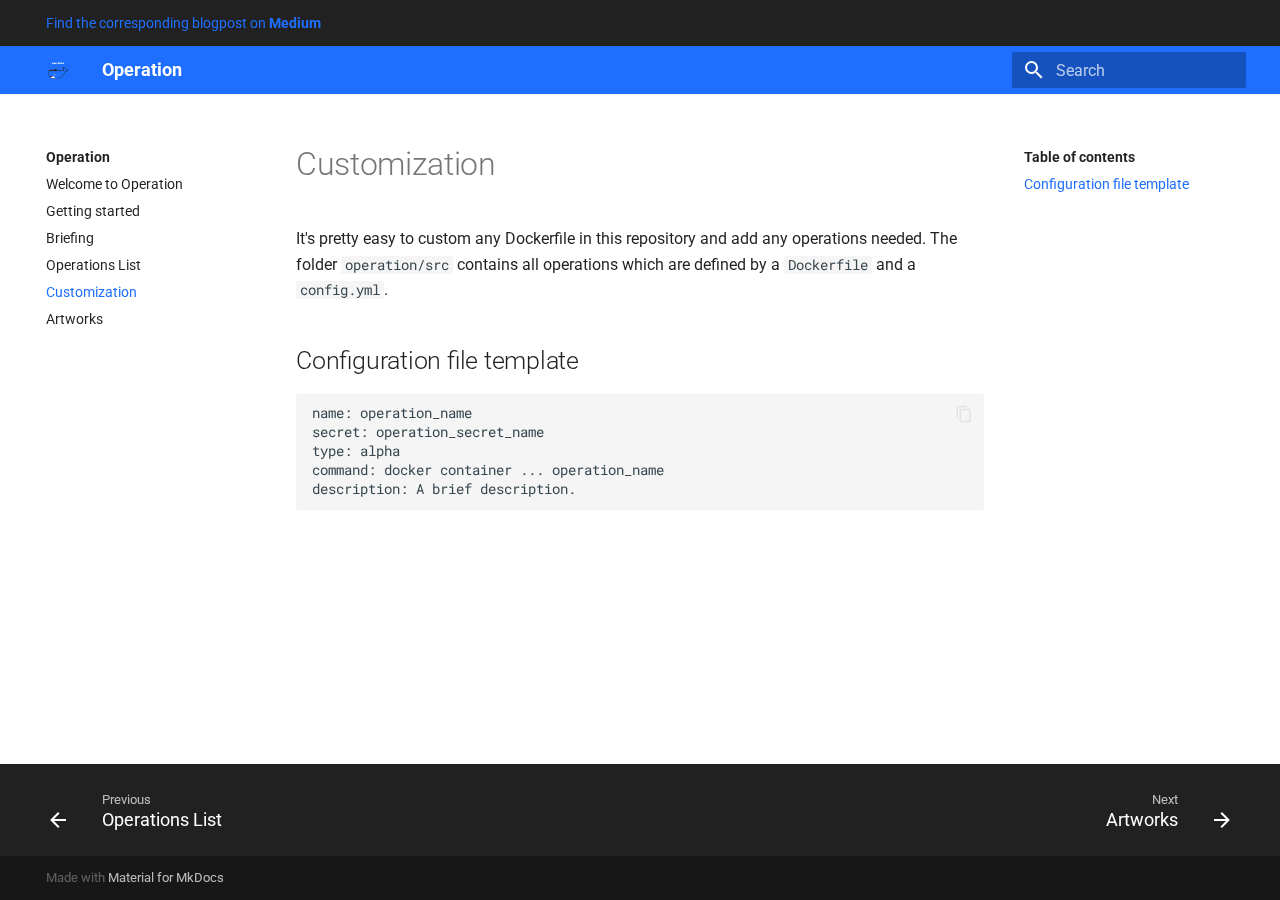
<file: 04-customization/index.html>
<!doctype html>
<html lang="en" class="no-js">
  <head>
    
      <meta charset="utf-8">
      <meta name="viewport" content="width=device-width,initial-scale=1">
      
      
      
      <link rel="icon" href="../assets/images/operation.png">
      <meta name="generator" content="mkdocs-1.2.3, mkdocs-material-8.2.1">
    
    
      
        <title>Customization - Operation</title>
      
    
    
      <link rel="stylesheet" href="../assets/stylesheets/main.e8d9bf0c.min.css">
      
        
        <link rel="stylesheet" href="../assets/stylesheets/palette.e6a45f82.min.css">
        
      
    
    
    
      
        
        <link rel="preconnect" href="https://fonts.gstatic.com" crossorigin>
        <link rel="stylesheet" href="https://fonts.googleapis.com/css?family=Roboto:300,400,400i,700%7CRoboto+Mono&display=fallback">
        <style>:root{--md-text-font:"Roboto";--md-code-font:"Roboto Mono"}</style>
      
    
    
      <link rel="stylesheet" href="../stylesheets/extra.css">
    
    <script>__md_scope=new URL("..",location),__md_get=(e,_=localStorage,t=__md_scope)=>JSON.parse(_.getItem(t.pathname+"."+e)),__md_set=(e,_,t=localStorage,a=__md_scope)=>{try{t.setItem(a.pathname+"."+e,JSON.stringify(_))}catch(e){}}</script>
    
      

    
    
  </head>
  
  
    
    
    
    
    
    <body dir="ltr" data-md-color-scheme="" data-md-color-primary="none" data-md-color-accent="none">
  
    
    
    <input class="md-toggle" data-md-toggle="drawer" type="checkbox" id="__drawer" autocomplete="off">
    <input class="md-toggle" data-md-toggle="search" type="checkbox" id="__search" autocomplete="off">
    <label class="md-overlay" for="__drawer"></label>
    <div data-md-component="skip">
      
        
        <a href="#customization" class="md-skip">
          Skip to content
        </a>
      
    </div>
    <div data-md-component="announce">
      
        <aside class="md-banner">
          <div class="md-banner__inner md-grid md-typeset">
            
  <a href="https://towardsdatascience.com/easy-development-environments-with-operation-6b352e72c0eb">
    Find the corresponding  blogpost on <strong>Medium</strong>
  </a>

          </div>
        </aside>
      
    </div>
    
    
      

<header class="md-header" data-md-component="header">
  <nav class="md-header__inner md-grid" aria-label="Header">
    <a href=".." title="Operation" class="md-header__button md-logo" aria-label="Operation" data-md-component="logo">
      
  <img src="../assets/images/operation.png" alt="logo">

    </a>
    <label class="md-header__button md-icon" for="__drawer">
      <svg xmlns="http://www.w3.org/2000/svg" viewBox="0 0 24 24"><path d="M3 6h18v2H3V6m0 5h18v2H3v-2m0 5h18v2H3v-2z"/></svg>
    </label>
    <div class="md-header__title" data-md-component="header-title">
      <div class="md-header__ellipsis">
        <div class="md-header__topic">
          <span class="md-ellipsis">
            Operation
          </span>
        </div>
        <div class="md-header__topic" data-md-component="header-topic">
          <span class="md-ellipsis">
            
              Customization
            
          </span>
        </div>
      </div>
    </div>
    
    
    
      <label class="md-header__button md-icon" for="__search">
        <svg xmlns="http://www.w3.org/2000/svg" viewBox="0 0 24 24"><path d="M9.5 3A6.5 6.5 0 0 1 16 9.5c0 1.61-.59 3.09-1.56 4.23l.27.27h.79l5 5-1.5 1.5-5-5v-.79l-.27-.27A6.516 6.516 0 0 1 9.5 16 6.5 6.5 0 0 1 3 9.5 6.5 6.5 0 0 1 9.5 3m0 2C7 5 5 7 5 9.5S7 14 9.5 14 14 12 14 9.5 12 5 9.5 5z"/></svg>
      </label>
      <div class="md-search" data-md-component="search" role="dialog">
  <label class="md-search__overlay" for="__search"></label>
  <div class="md-search__inner" role="search">
    <form class="md-search__form" name="search">
      <input type="text" class="md-search__input" name="query" aria-label="Search" placeholder="Search" autocapitalize="off" autocorrect="off" autocomplete="off" spellcheck="false" data-md-component="search-query" required>
      <label class="md-search__icon md-icon" for="__search">
        <svg xmlns="http://www.w3.org/2000/svg" viewBox="0 0 24 24"><path d="M9.5 3A6.5 6.5 0 0 1 16 9.5c0 1.61-.59 3.09-1.56 4.23l.27.27h.79l5 5-1.5 1.5-5-5v-.79l-.27-.27A6.516 6.516 0 0 1 9.5 16 6.5 6.5 0 0 1 3 9.5 6.5 6.5 0 0 1 9.5 3m0 2C7 5 5 7 5 9.5S7 14 9.5 14 14 12 14 9.5 12 5 9.5 5z"/></svg>
        <svg xmlns="http://www.w3.org/2000/svg" viewBox="0 0 24 24"><path d="M20 11v2H8l5.5 5.5-1.42 1.42L4.16 12l7.92-7.92L13.5 5.5 8 11h12z"/></svg>
      </label>
      <nav class="md-search__options" aria-label="Search">
        
        <button type="reset" class="md-search__icon md-icon" aria-label="Clear" tabindex="-1">
          <svg xmlns="http://www.w3.org/2000/svg" viewBox="0 0 24 24"><path d="M19 6.41 17.59 5 12 10.59 6.41 5 5 6.41 10.59 12 5 17.59 6.41 19 12 13.41 17.59 19 19 17.59 13.41 12 19 6.41z"/></svg>
        </button>
      </nav>
      
    </form>
    <div class="md-search__output">
      <div class="md-search__scrollwrap" data-md-scrollfix>
        <div class="md-search-result" data-md-component="search-result">
          <div class="md-search-result__meta">
            Initializing search
          </div>
          <ol class="md-search-result__list"></ol>
        </div>
      </div>
    </div>
  </div>
</div>
    
    
  </nav>
  
</header>
    
    <div class="md-container" data-md-component="container">
      
      
        
          
        
      
      <main class="md-main" data-md-component="main">
        <div class="md-main__inner md-grid">
          
            
              
              <div class="md-sidebar md-sidebar--primary" data-md-component="sidebar" data-md-type="navigation" >
                <div class="md-sidebar__scrollwrap">
                  <div class="md-sidebar__inner">
                    


<nav class="md-nav md-nav--primary" aria-label="Navigation" data-md-level="0">
  <label class="md-nav__title" for="__drawer">
    <a href=".." title="Operation" class="md-nav__button md-logo" aria-label="Operation" data-md-component="logo">
      
  <img src="../assets/images/operation.png" alt="logo">

    </a>
    Operation
  </label>
  
  <ul class="md-nav__list" data-md-scrollfix>
    
      
      
      

  
  
  
    <li class="md-nav__item">
      <a href=".." class="md-nav__link">
        Welcome to Operation
      </a>
    </li>
  

    
      
      
      

  
  
  
    <li class="md-nav__item">
      <a href="../01-getting-started/" class="md-nav__link">
        Getting started
      </a>
    </li>
  

    
      
      
      

  
  
  
    <li class="md-nav__item">
      <a href="../02-briefing/" class="md-nav__link">
        Briefing
      </a>
    </li>
  

    
      
      
      

  
  
  
    <li class="md-nav__item">
      <a href="../03-operation-list/" class="md-nav__link">
        Operations List
      </a>
    </li>
  

    
      
      
      

  
  
    
  
  
    <li class="md-nav__item md-nav__item--active">
      
      <input class="md-nav__toggle md-toggle" data-md-toggle="toc" type="checkbox" id="__toc">
      
      
        
      
      
        <label class="md-nav__link md-nav__link--active" for="__toc">
          Customization
          <span class="md-nav__icon md-icon"></span>
        </label>
      
      <a href="./" class="md-nav__link md-nav__link--active">
        Customization
      </a>
      
        

<nav class="md-nav md-nav--secondary" aria-label="Table of contents">
  
  
  
    
  
  
    <label class="md-nav__title" for="__toc">
      <span class="md-nav__icon md-icon"></span>
      Table of contents
    </label>
    <ul class="md-nav__list" data-md-component="toc" data-md-scrollfix>
      
        <li class="md-nav__item">
  <a href="#configuration-file-template" class="md-nav__link">
    Configuration file template
  </a>
  
</li>
      
    </ul>
  
</nav>
      
    </li>
  

    
      
      
      

  
  
  
    <li class="md-nav__item">
      <a href="../05-artwork/" class="md-nav__link">
        Artworks
      </a>
    </li>
  

    
  </ul>
</nav>
                  </div>
                </div>
              </div>
            
            
              
              <div class="md-sidebar md-sidebar--secondary" data-md-component="sidebar" data-md-type="toc" >
                <div class="md-sidebar__scrollwrap">
                  <div class="md-sidebar__inner">
                    

<nav class="md-nav md-nav--secondary" aria-label="Table of contents">
  
  
  
    
  
  
    <label class="md-nav__title" for="__toc">
      <span class="md-nav__icon md-icon"></span>
      Table of contents
    </label>
    <ul class="md-nav__list" data-md-component="toc" data-md-scrollfix>
      
        <li class="md-nav__item">
  <a href="#configuration-file-template" class="md-nav__link">
    Configuration file template
  </a>
  
</li>
      
    </ul>
  
</nav>
                  </div>
                </div>
              </div>
            
          
          <div class="md-content" data-md-component="content">
            <article class="md-content__inner md-typeset">
              
                


<h1 id="customization">Customization</h1>
<p>It's pretty easy to custom any Dockerfile in this repository and add any operations needed. The folder <code>operation/src</code> contains all operations which are defined by a <code>Dockerfile</code> and a <code>config.yml</code>.</p>
<h2 id="configuration-file-template">Configuration file template</h2>
<pre><code class="language-yml">name: operation_name
secret: operation_secret_name
type: alpha
command: docker container ... operation_name
description: A brief description.
</code></pre>

              
            </article>
          </div>
        </div>
        
      </main>
      
        <footer class="md-footer">
  
    <nav class="md-footer__inner md-grid" aria-label="Footer">
      
        
        <a href="../03-operation-list/" class="md-footer__link md-footer__link--prev" aria-label="Previous: Operations List" rel="prev">
          <div class="md-footer__button md-icon">
            <svg xmlns="http://www.w3.org/2000/svg" viewBox="0 0 24 24"><path d="M20 11v2H8l5.5 5.5-1.42 1.42L4.16 12l7.92-7.92L13.5 5.5 8 11h12z"/></svg>
          </div>
          <div class="md-footer__title">
            <div class="md-ellipsis">
              <span class="md-footer__direction">
                Previous
              </span>
              Operations List
            </div>
          </div>
        </a>
      
      
        
        <a href="../05-artwork/" class="md-footer__link md-footer__link--next" aria-label="Next: Artworks" rel="next">
          <div class="md-footer__title">
            <div class="md-ellipsis">
              <span class="md-footer__direction">
                Next
              </span>
              Artworks
            </div>
          </div>
          <div class="md-footer__button md-icon">
            <svg xmlns="http://www.w3.org/2000/svg" viewBox="0 0 24 24"><path d="M4 11v2h12l-5.5 5.5 1.42 1.42L19.84 12l-7.92-7.92L10.5 5.5 16 11H4z"/></svg>
          </div>
        </a>
      
    </nav>
  
  <div class="md-footer-meta md-typeset">
    <div class="md-footer-meta__inner md-grid">
      <div class="md-copyright">
  
  
    Made with
    <a href="https://squidfunk.github.io/mkdocs-material/" target="_blank" rel="noopener">
      Material for MkDocs
    </a>
  
</div>
      
    </div>
  </div>
</footer>
      
    </div>
    <div class="md-dialog" data-md-component="dialog">
      <div class="md-dialog__inner md-typeset"></div>
    </div>
    <script id="__config" type="application/json">{"base": "..", "features": ["navigation.instant"], "translations": {"clipboard.copy": "Copy to clipboard", "clipboard.copied": "Copied to clipboard", "search.config.lang": "en", "search.config.pipeline": "trimmer, stopWordFilter", "search.config.separator": "[\\s\\-]+", "search.placeholder": "Search", "search.result.placeholder": "Type to start searching", "search.result.none": "No matching documents", "search.result.one": "1 matching document", "search.result.other": "# matching documents", "search.result.more.one": "1 more on this page", "search.result.more.other": "# more on this page", "search.result.term.missing": "Missing", "select.version.title": "Select version"}, "search": "../assets/javascripts/workers/search.bd0b6b67.min.js"}</script>
    
    
      <script src="../assets/javascripts/bundle.8aa65030.min.js"></script>
      
    
  </body>
</html>
</file>
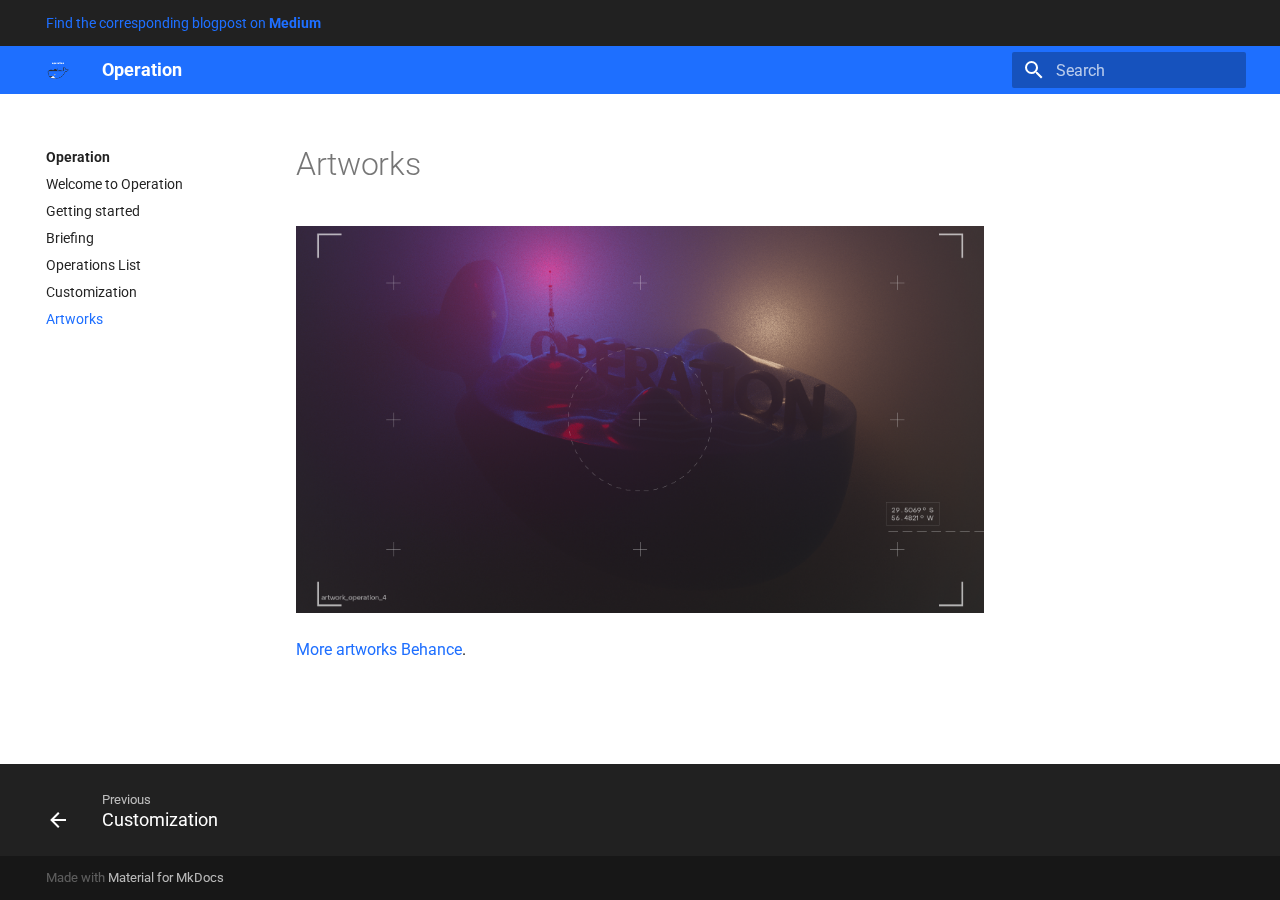
<file: 05-artwork/index.html>
<!doctype html>
<html lang="en" class="no-js">
  <head>
    
      <meta charset="utf-8">
      <meta name="viewport" content="width=device-width,initial-scale=1">
      
      
      
      <link rel="icon" href="../assets/images/operation.png">
      <meta name="generator" content="mkdocs-1.2.3, mkdocs-material-8.2.1">
    
    
      
        <title>Artworks - Operation</title>
      
    
    
      <link rel="stylesheet" href="../assets/stylesheets/main.e8d9bf0c.min.css">
      
        
        <link rel="stylesheet" href="../assets/stylesheets/palette.e6a45f82.min.css">
        
      
    
    
    
      
        
        <link rel="preconnect" href="https://fonts.gstatic.com" crossorigin>
        <link rel="stylesheet" href="https://fonts.googleapis.com/css?family=Roboto:300,400,400i,700%7CRoboto+Mono&display=fallback">
        <style>:root{--md-text-font:"Roboto";--md-code-font:"Roboto Mono"}</style>
      
    
    
      <link rel="stylesheet" href="../stylesheets/extra.css">
    
    <script>__md_scope=new URL("..",location),__md_get=(e,_=localStorage,t=__md_scope)=>JSON.parse(_.getItem(t.pathname+"."+e)),__md_set=(e,_,t=localStorage,a=__md_scope)=>{try{t.setItem(a.pathname+"."+e,JSON.stringify(_))}catch(e){}}</script>
    
      

    
    
  </head>
  
  
    
    
    
    
    
    <body dir="ltr" data-md-color-scheme="" data-md-color-primary="none" data-md-color-accent="none">
  
    
    
    <input class="md-toggle" data-md-toggle="drawer" type="checkbox" id="__drawer" autocomplete="off">
    <input class="md-toggle" data-md-toggle="search" type="checkbox" id="__search" autocomplete="off">
    <label class="md-overlay" for="__drawer"></label>
    <div data-md-component="skip">
      
        
        <a href="#artworks" class="md-skip">
          Skip to content
        </a>
      
    </div>
    <div data-md-component="announce">
      
        <aside class="md-banner">
          <div class="md-banner__inner md-grid md-typeset">
            
  <a href="https://towardsdatascience.com/easy-development-environments-with-operation-6b352e72c0eb">
    Find the corresponding  blogpost on <strong>Medium</strong>
  </a>

          </div>
        </aside>
      
    </div>
    
    
      

<header class="md-header" data-md-component="header">
  <nav class="md-header__inner md-grid" aria-label="Header">
    <a href=".." title="Operation" class="md-header__button md-logo" aria-label="Operation" data-md-component="logo">
      
  <img src="../assets/images/operation.png" alt="logo">

    </a>
    <label class="md-header__button md-icon" for="__drawer">
      <svg xmlns="http://www.w3.org/2000/svg" viewBox="0 0 24 24"><path d="M3 6h18v2H3V6m0 5h18v2H3v-2m0 5h18v2H3v-2z"/></svg>
    </label>
    <div class="md-header__title" data-md-component="header-title">
      <div class="md-header__ellipsis">
        <div class="md-header__topic">
          <span class="md-ellipsis">
            Operation
          </span>
        </div>
        <div class="md-header__topic" data-md-component="header-topic">
          <span class="md-ellipsis">
            
              Artworks
            
          </span>
        </div>
      </div>
    </div>
    
    
    
      <label class="md-header__button md-icon" for="__search">
        <svg xmlns="http://www.w3.org/2000/svg" viewBox="0 0 24 24"><path d="M9.5 3A6.5 6.5 0 0 1 16 9.5c0 1.61-.59 3.09-1.56 4.23l.27.27h.79l5 5-1.5 1.5-5-5v-.79l-.27-.27A6.516 6.516 0 0 1 9.5 16 6.5 6.5 0 0 1 3 9.5 6.5 6.5 0 0 1 9.5 3m0 2C7 5 5 7 5 9.5S7 14 9.5 14 14 12 14 9.5 12 5 9.5 5z"/></svg>
      </label>
      <div class="md-search" data-md-component="search" role="dialog">
  <label class="md-search__overlay" for="__search"></label>
  <div class="md-search__inner" role="search">
    <form class="md-search__form" name="search">
      <input type="text" class="md-search__input" name="query" aria-label="Search" placeholder="Search" autocapitalize="off" autocorrect="off" autocomplete="off" spellcheck="false" data-md-component="search-query" required>
      <label class="md-search__icon md-icon" for="__search">
        <svg xmlns="http://www.w3.org/2000/svg" viewBox="0 0 24 24"><path d="M9.5 3A6.5 6.5 0 0 1 16 9.5c0 1.61-.59 3.09-1.56 4.23l.27.27h.79l5 5-1.5 1.5-5-5v-.79l-.27-.27A6.516 6.516 0 0 1 9.5 16 6.5 6.5 0 0 1 3 9.5 6.5 6.5 0 0 1 9.5 3m0 2C7 5 5 7 5 9.5S7 14 9.5 14 14 12 14 9.5 12 5 9.5 5z"/></svg>
        <svg xmlns="http://www.w3.org/2000/svg" viewBox="0 0 24 24"><path d="M20 11v2H8l5.5 5.5-1.42 1.42L4.16 12l7.92-7.92L13.5 5.5 8 11h12z"/></svg>
      </label>
      <nav class="md-search__options" aria-label="Search">
        
        <button type="reset" class="md-search__icon md-icon" aria-label="Clear" tabindex="-1">
          <svg xmlns="http://www.w3.org/2000/svg" viewBox="0 0 24 24"><path d="M19 6.41 17.59 5 12 10.59 6.41 5 5 6.41 10.59 12 5 17.59 6.41 19 12 13.41 17.59 19 19 17.59 13.41 12 19 6.41z"/></svg>
        </button>
      </nav>
      
    </form>
    <div class="md-search__output">
      <div class="md-search__scrollwrap" data-md-scrollfix>
        <div class="md-search-result" data-md-component="search-result">
          <div class="md-search-result__meta">
            Initializing search
          </div>
          <ol class="md-search-result__list"></ol>
        </div>
      </div>
    </div>
  </div>
</div>
    
    
  </nav>
  
</header>
    
    <div class="md-container" data-md-component="container">
      
      
        
          
        
      
      <main class="md-main" data-md-component="main">
        <div class="md-main__inner md-grid">
          
            
              
              <div class="md-sidebar md-sidebar--primary" data-md-component="sidebar" data-md-type="navigation" >
                <div class="md-sidebar__scrollwrap">
                  <div class="md-sidebar__inner">
                    


<nav class="md-nav md-nav--primary" aria-label="Navigation" data-md-level="0">
  <label class="md-nav__title" for="__drawer">
    <a href=".." title="Operation" class="md-nav__button md-logo" aria-label="Operation" data-md-component="logo">
      
  <img src="../assets/images/operation.png" alt="logo">

    </a>
    Operation
  </label>
  
  <ul class="md-nav__list" data-md-scrollfix>
    
      
      
      

  
  
  
    <li class="md-nav__item">
      <a href=".." class="md-nav__link">
        Welcome to Operation
      </a>
    </li>
  

    
      
      
      

  
  
  
    <li class="md-nav__item">
      <a href="../01-getting-started/" class="md-nav__link">
        Getting started
      </a>
    </li>
  

    
      
      
      

  
  
  
    <li class="md-nav__item">
      <a href="../02-briefing/" class="md-nav__link">
        Briefing
      </a>
    </li>
  

    
      
      
      

  
  
  
    <li class="md-nav__item">
      <a href="../03-operation-list/" class="md-nav__link">
        Operations List
      </a>
    </li>
  

    
      
      
      

  
  
  
    <li class="md-nav__item">
      <a href="../04-customization/" class="md-nav__link">
        Customization
      </a>
    </li>
  

    
      
      
      

  
  
    
  
  
    <li class="md-nav__item md-nav__item--active">
      
      <input class="md-nav__toggle md-toggle" data-md-toggle="toc" type="checkbox" id="__toc">
      
      
        
      
      
      <a href="./" class="md-nav__link md-nav__link--active">
        Artworks
      </a>
      
    </li>
  

    
  </ul>
</nav>
                  </div>
                </div>
              </div>
            
            
              
              <div class="md-sidebar md-sidebar--secondary" data-md-component="sidebar" data-md-type="toc" >
                <div class="md-sidebar__scrollwrap">
                  <div class="md-sidebar__inner">
                    

<nav class="md-nav md-nav--secondary" aria-label="Table of contents">
  
  
  
    
  
  
</nav>
                  </div>
                </div>
              </div>
            
          
          <div class="md-content" data-md-component="content">
            <article class="md-content__inner md-typeset">
              
                


<h1 id="artworks">Artworks</h1>
<p><img alt="artwork" src="../assets/images/artwork.png" /></p>
<p><a href="https://www.behance.net/gallery/95156933/Operation">More artworks Behance</a>.</p>

              
            </article>
          </div>
        </div>
        
      </main>
      
        <footer class="md-footer">
  
    <nav class="md-footer__inner md-grid" aria-label="Footer">
      
        
        <a href="../04-customization/" class="md-footer__link md-footer__link--prev" aria-label="Previous: Customization" rel="prev">
          <div class="md-footer__button md-icon">
            <svg xmlns="http://www.w3.org/2000/svg" viewBox="0 0 24 24"><path d="M20 11v2H8l5.5 5.5-1.42 1.42L4.16 12l7.92-7.92L13.5 5.5 8 11h12z"/></svg>
          </div>
          <div class="md-footer__title">
            <div class="md-ellipsis">
              <span class="md-footer__direction">
                Previous
              </span>
              Customization
            </div>
          </div>
        </a>
      
      
    </nav>
  
  <div class="md-footer-meta md-typeset">
    <div class="md-footer-meta__inner md-grid">
      <div class="md-copyright">
  
  
    Made with
    <a href="https://squidfunk.github.io/mkdocs-material/" target="_blank" rel="noopener">
      Material for MkDocs
    </a>
  
</div>
      
    </div>
  </div>
</footer>
      
    </div>
    <div class="md-dialog" data-md-component="dialog">
      <div class="md-dialog__inner md-typeset"></div>
    </div>
    <script id="__config" type="application/json">{"base": "..", "features": ["navigation.instant"], "translations": {"clipboard.copy": "Copy to clipboard", "clipboard.copied": "Copied to clipboard", "search.config.lang": "en", "search.config.pipeline": "trimmer, stopWordFilter", "search.config.separator": "[\\s\\-]+", "search.placeholder": "Search", "search.result.placeholder": "Type to start searching", "search.result.none": "No matching documents", "search.result.one": "1 matching document", "search.result.other": "# matching documents", "search.result.more.one": "1 more on this page", "search.result.more.other": "# more on this page", "search.result.term.missing": "Missing", "select.version.title": "Select version"}, "search": "../assets/javascripts/workers/search.bd0b6b67.min.js"}</script>
    
    
      <script src="../assets/javascripts/bundle.8aa65030.min.js"></script>
      
    
  </body>
</html>
</file>
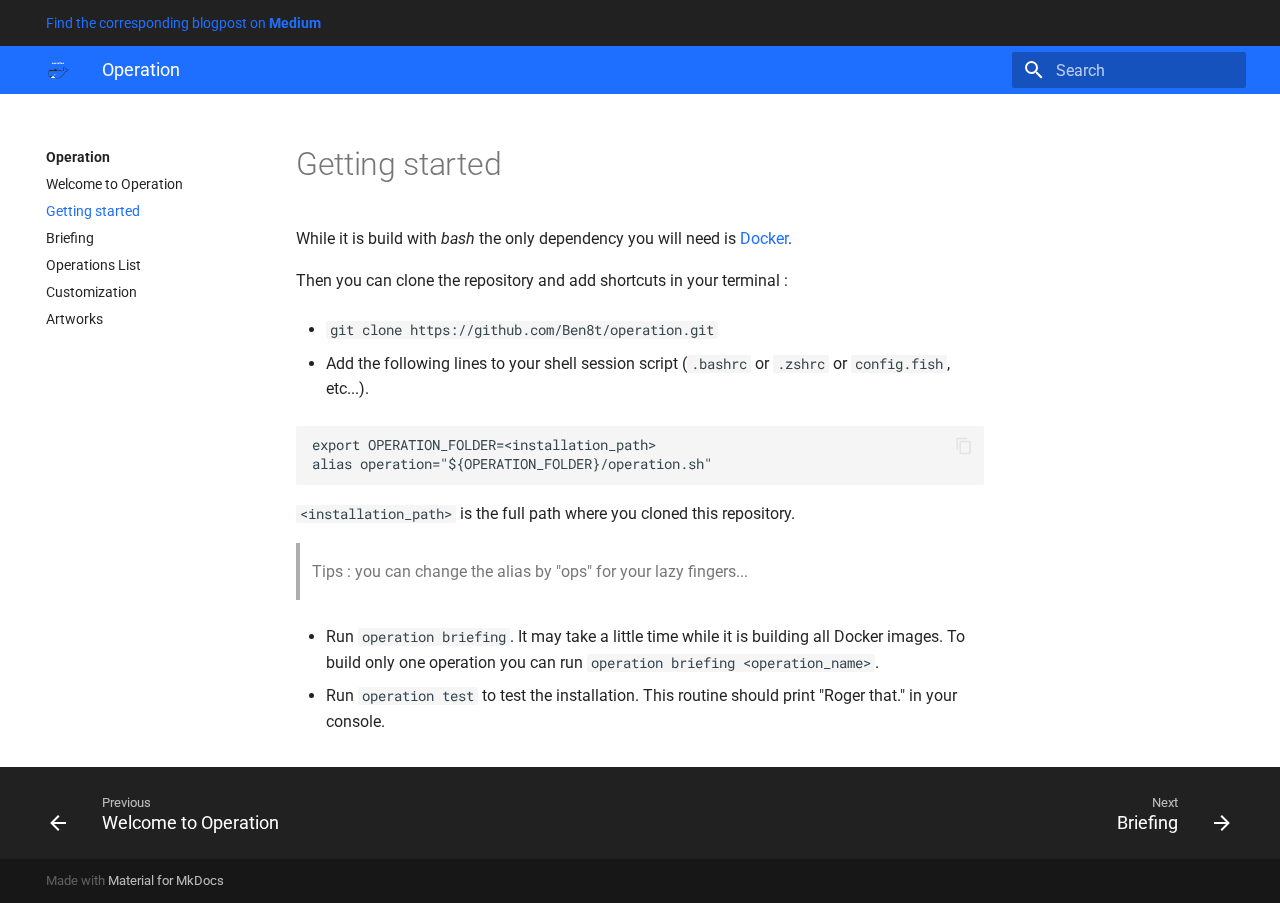
<file: 01-getting-started.html>
<!doctype html>
<html lang="en" class="no-js">
  <head>
    
      <meta charset="utf-8">
      <meta name="viewport" content="width=device-width,initial-scale=1">
      
      
      
      
      <link rel="icon" href="assets/images/operation.png">
      <meta name="generator" content="mkdocs-1.2.1, mkdocs-material-7.1.7">
    
    
      
        <title>Getting started - Operation</title>
      
    
    
      <link rel="stylesheet" href="assets/stylesheets/main.ca7ac06f.min.css">
      
        
        <link rel="stylesheet" href="assets/stylesheets/palette.f1a3b89f.min.css">
        
      
    
    
    
      
        
        <link rel="preconnect" href="https://fonts.gstatic.com" crossorigin>
        <link rel="stylesheet" href="https://fonts.googleapis.com/css?family=Roboto:300,400,400i,700%7CRoboto+Mono&display=fallback">
        <style>:root{--md-text-font-family:"Roboto";--md-code-font-family:"Roboto Mono"}</style>
      
    
    
    
      <link rel="stylesheet" href="stylesheets/extra.css">
    
    
      
    
    
  </head>
  
  
    
    
    
    
    
    <body dir="ltr" data-md-color-scheme="" data-md-color-primary="none" data-md-color-accent="none">
  
    
    <script>function __prefix(e){return new URL(".",location).pathname+"."+e}function __get(e,t=localStorage){return JSON.parse(t.getItem(__prefix(e)))}</script>
    
    <input class="md-toggle" data-md-toggle="drawer" type="checkbox" id="__drawer" autocomplete="off">
    <input class="md-toggle" data-md-toggle="search" type="checkbox" id="__search" autocomplete="off">
    <label class="md-overlay" for="__drawer"></label>
    <div data-md-component="skip">
      
        
        <a href="#getting-started" class="md-skip">
          Skip to content
        </a>
      
    </div>
    <div data-md-component="announce">
      
        <aside class="md-announce">
          <div class="md-announce__inner md-grid md-typeset">
            
  <a href="https://towardsdatascience.com/easy-development-environments-with-operation-6b352e72c0eb">
    Find the corresponding  blogpost on <strong>Medium</strong>
  </a>

          </div>
        </aside>
      
    </div>
    
      <header class="md-header" data-md-component="header">
  <nav class="md-header__inner md-grid" aria-label="Header">
    <a href="index.html" title="Operation" class="md-header__button md-logo" aria-label="Operation" data-md-component="logo">
      
  <img src="assets/images/operation.png" alt="logo">

    </a>
    <label class="md-header__button md-icon" for="__drawer">
      <svg xmlns="http://www.w3.org/2000/svg" viewBox="0 0 24 24"><path d="M3 6h18v2H3V6m0 5h18v2H3v-2m0 5h18v2H3v-2z"/></svg>
    </label>
    <div class="md-header__title" data-md-component="header-title">
      <div class="md-header__ellipsis">
        <div class="md-header__topic">
          <span class="md-ellipsis">
            Operation
          </span>
        </div>
        <div class="md-header__topic" data-md-component="header-topic">
          <span class="md-ellipsis">
            
              Getting started
            
          </span>
        </div>
      </div>
    </div>
    
    
    
      <label class="md-header__button md-icon" for="__search">
        <svg xmlns="http://www.w3.org/2000/svg" viewBox="0 0 24 24"><path d="M9.5 3A6.5 6.5 0 0 1 16 9.5c0 1.61-.59 3.09-1.56 4.23l.27.27h.79l5 5-1.5 1.5-5-5v-.79l-.27-.27A6.516 6.516 0 0 1 9.5 16 6.5 6.5 0 0 1 3 9.5 6.5 6.5 0 0 1 9.5 3m0 2C7 5 5 7 5 9.5S7 14 9.5 14 14 12 14 9.5 12 5 9.5 5z"/></svg>
      </label>
      
<div class="md-search" data-md-component="search" role="dialog">
  <label class="md-search__overlay" for="__search"></label>
  <div class="md-search__inner" role="search">
    <form class="md-search__form" name="search">
      <input type="text" class="md-search__input" name="query" aria-label="Search" placeholder="Search" autocapitalize="off" autocorrect="off" autocomplete="off" spellcheck="false" data-md-component="search-query" data-md-state="active" required>
      <label class="md-search__icon md-icon" for="__search">
        <svg xmlns="http://www.w3.org/2000/svg" viewBox="0 0 24 24"><path d="M9.5 3A6.5 6.5 0 0 1 16 9.5c0 1.61-.59 3.09-1.56 4.23l.27.27h.79l5 5-1.5 1.5-5-5v-.79l-.27-.27A6.516 6.516 0 0 1 9.5 16 6.5 6.5 0 0 1 3 9.5 6.5 6.5 0 0 1 9.5 3m0 2C7 5 5 7 5 9.5S7 14 9.5 14 14 12 14 9.5 12 5 9.5 5z"/></svg>
        <svg xmlns="http://www.w3.org/2000/svg" viewBox="0 0 24 24"><path d="M20 11v2H8l5.5 5.5-1.42 1.42L4.16 12l7.92-7.92L13.5 5.5 8 11h12z"/></svg>
      </label>
      <button type="reset" class="md-search__icon md-icon" aria-label="Clear" tabindex="-1">
        <svg xmlns="http://www.w3.org/2000/svg" viewBox="0 0 24 24"><path d="M19 6.41 17.59 5 12 10.59 6.41 5 5 6.41 10.59 12 5 17.59 6.41 19 12 13.41 17.59 19 19 17.59 13.41 12 19 6.41z"/></svg>
      </button>
    </form>
    <div class="md-search__output">
      <div class="md-search__scrollwrap" data-md-scrollfix>
        <div class="md-search-result" data-md-component="search-result">
          <div class="md-search-result__meta">
            Initializing search
          </div>
          <ol class="md-search-result__list"></ol>
        </div>
      </div>
    </div>
  </div>
</div>
    
    
  </nav>
</header>
    
    <div class="md-container" data-md-component="container">
      
      
        
      
      <main class="md-main" data-md-component="main">
        <div class="md-main__inner md-grid">
          
            
              
              <div class="md-sidebar md-sidebar--primary" data-md-component="sidebar" data-md-type="navigation" >
                <div class="md-sidebar__scrollwrap">
                  <div class="md-sidebar__inner">
                    


<nav class="md-nav md-nav--primary" aria-label="Navigation" data-md-level="0">
  <label class="md-nav__title" for="__drawer">
    <a href="index.html" title="Operation" class="md-nav__button md-logo" aria-label="Operation" data-md-component="logo">
      
  <img src="assets/images/operation.png" alt="logo">

    </a>
    Operation
  </label>
  
  <ul class="md-nav__list" data-md-scrollfix>
    
      
      
      

  
  
  
    <li class="md-nav__item">
      <a href="index.html" class="md-nav__link">
        Welcome to Operation
      </a>
    </li>
  

    
      
      
      

  
  
    
  
  
    <li class="md-nav__item md-nav__item--active">
      
      <input class="md-nav__toggle md-toggle" data-md-toggle="toc" type="checkbox" id="__toc">
      
      
        
      
      
      <a href="01-getting-started.html" class="md-nav__link md-nav__link--active">
        Getting started
      </a>
      
    </li>
  

    
      
      
      

  
  
  
    <li class="md-nav__item">
      <a href="02-briefing.html" class="md-nav__link">
        Briefing
      </a>
    </li>
  

    
      
      
      

  
  
  
    <li class="md-nav__item">
      <a href="03-operation-list.html" class="md-nav__link">
        Operations List
      </a>
    </li>
  

    
      
      
      

  
  
  
    <li class="md-nav__item">
      <a href="04-customization.html" class="md-nav__link">
        Customization
      </a>
    </li>
  

    
      
      
      

  
  
  
    <li class="md-nav__item">
      <a href="05-artwork.html" class="md-nav__link">
        Artworks
      </a>
    </li>
  

    
  </ul>
</nav>
                  </div>
                </div>
              </div>
            
            
              
              <div class="md-sidebar md-sidebar--secondary" data-md-component="sidebar" data-md-type="toc" >
                <div class="md-sidebar__scrollwrap">
                  <div class="md-sidebar__inner">
                    
<nav class="md-nav md-nav--secondary" aria-label="Table of contents">
  
  
  
    
  
  
</nav>
                  </div>
                </div>
              </div>
            
          
          <div class="md-content" data-md-component="content">
            <article class="md-content__inner md-typeset">
              
                
                
                <h1 id="getting-started">Getting started</h1>
<p>While it is build with <em>bash</em> the only dependency you will need is <a href="https://docs.docker.com/install/">Docker</a>.</p>
<p>Then you can clone the repository and add shortcuts in your terminal :</p>
<ul>
<li>
<p><code>git clone https://github.com/Ben8t/operation.git</code></p>
</li>
<li>
<p>Add the following lines to your shell session script (<code>.bashrc</code> or <code>.zshrc</code> or <code>config.fish</code>, etc...).</p>
</li>
</ul>
<pre><code class="language-bash">export OPERATION_FOLDER=&lt;installation_path&gt;
alias operation=&quot;${OPERATION_FOLDER}/operation.sh&quot;
</code></pre>
<p><code>&lt;installation_path&gt;</code> is the full path where you cloned this repository.</p>
<blockquote>
<p>Tips : you can change the alias by "ops" for your lazy fingers...</p>
</blockquote>
<ul>
<li>
<p>Run <code>operation briefing</code>. It may take a little time while it is building all Docker images. To build only one operation you can run <code>operation briefing &lt;operation_name&gt;</code>.</p>
</li>
<li>
<p>Run <code>operation test</code> to test the installation. This routine should print "Roger that." in your console.</p>
</li>
</ul>
                
              
              
                


              
            </article>
          </div>
        </div>
        
      </main>
      
        
<footer class="md-footer">
  
    <nav class="md-footer__inner md-grid" aria-label="Footer">
      
        
        <a href="index.html" class="md-footer__link md-footer__link--prev" aria-label="Previous: Welcome to Operation" rel="prev">
          <div class="md-footer__button md-icon">
            <svg xmlns="http://www.w3.org/2000/svg" viewBox="0 0 24 24"><path d="M20 11v2H8l5.5 5.5-1.42 1.42L4.16 12l7.92-7.92L13.5 5.5 8 11h12z"/></svg>
          </div>
          <div class="md-footer__title">
            <div class="md-ellipsis">
              <span class="md-footer__direction">
                Previous
              </span>
              Welcome to Operation
            </div>
          </div>
        </a>
      
      
        
        <a href="02-briefing.html" class="md-footer__link md-footer__link--next" aria-label="Next: Briefing" rel="next">
          <div class="md-footer__title">
            <div class="md-ellipsis">
              <span class="md-footer__direction">
                Next
              </span>
              Briefing
            </div>
          </div>
          <div class="md-footer__button md-icon">
            <svg xmlns="http://www.w3.org/2000/svg" viewBox="0 0 24 24"><path d="M4 11v2h12l-5.5 5.5 1.42 1.42L19.84 12l-7.92-7.92L10.5 5.5 16 11H4z"/></svg>
          </div>
        </a>
      
    </nav>
  
  <div class="md-footer-meta md-typeset">
    <div class="md-footer-meta__inner md-grid">
      <div class="md-footer-copyright">
        
        Made with
        <a href="https://squidfunk.github.io/mkdocs-material/" target="_blank" rel="noopener">
          Material for MkDocs
        </a>
        
      </div>
      
    </div>
  </div>
</footer>
      
    </div>
    <div class="md-dialog" data-md-component="dialog">
      <div class="md-dialog__inner md-typeset"></div>
    </div>
    <script id="__config" type="application/json">{"base": ".", "features": ["navigation.instant"], "translations": {"clipboard.copy": "Copy to clipboard", "clipboard.copied": "Copied to clipboard", "search.config.lang": "en", "search.config.pipeline": "trimmer, stopWordFilter", "search.config.separator": "[\\s\\-]+", "search.placeholder": "Search", "search.result.placeholder": "Type to start searching", "search.result.none": "No matching documents", "search.result.one": "1 matching document", "search.result.other": "# matching documents", "search.result.more.one": "1 more on this page", "search.result.more.other": "# more on this page", "search.result.term.missing": "Missing", "select.version.title": "Select version"}, "search": "assets/javascripts/workers/search.b0710199.min.js", "version": null}</script>
    
    
      <script src="assets/javascripts/bundle.76f349be.min.js"></script>
      
    
  </body>
</html>
</file>
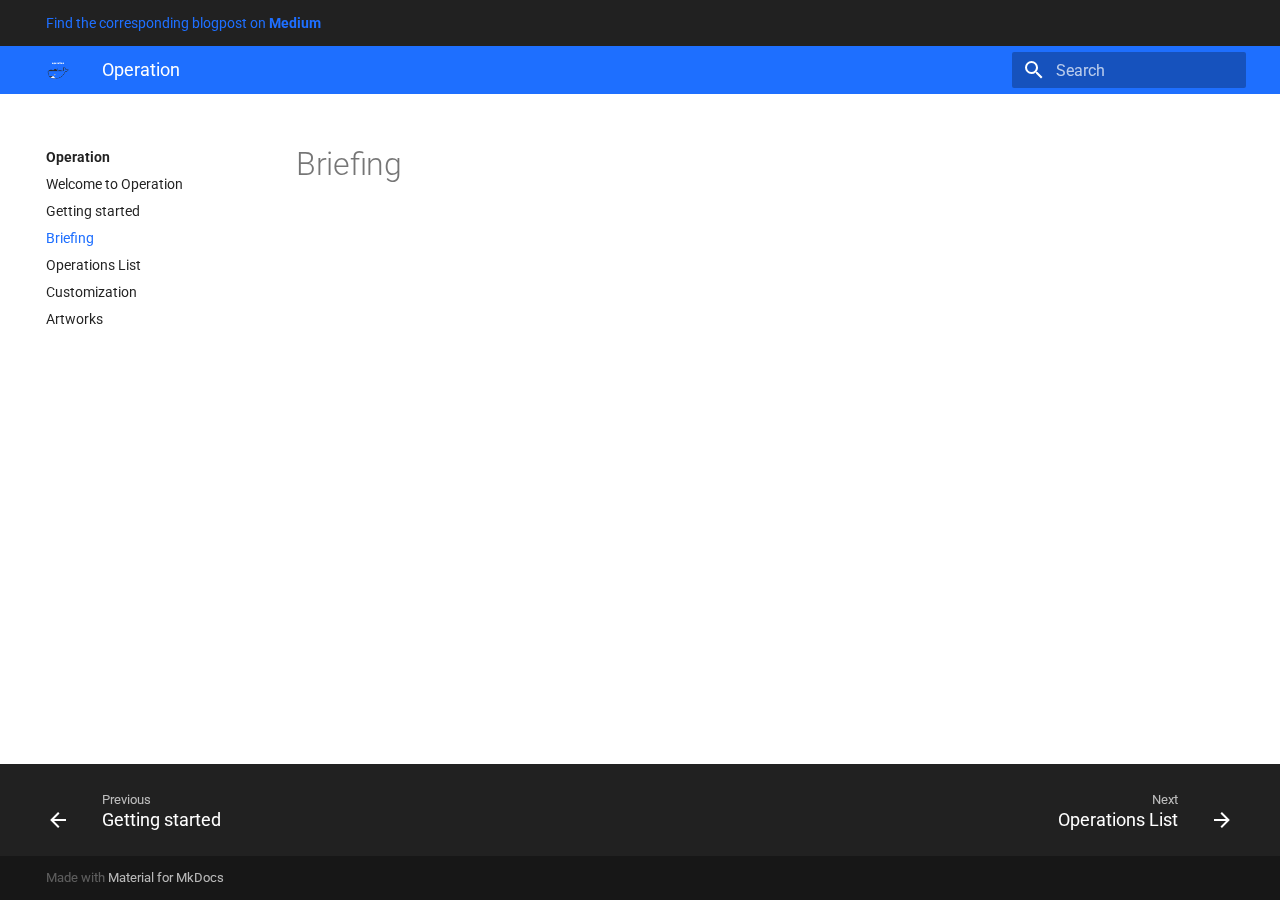
<file: 02-briefing.html>
<!doctype html>
<html lang="en" class="no-js">
  <head>
    
      <meta charset="utf-8">
      <meta name="viewport" content="width=device-width,initial-scale=1">
      
      
      
      
      <link rel="icon" href="assets/images/operation.png">
      <meta name="generator" content="mkdocs-1.2.1, mkdocs-material-7.1.7">
    
    
      
        <title>Briefing - Operation</title>
      
    
    
      <link rel="stylesheet" href="assets/stylesheets/main.ca7ac06f.min.css">
      
        
        <link rel="stylesheet" href="assets/stylesheets/palette.f1a3b89f.min.css">
        
      
    
    
    
      
        
        <link rel="preconnect" href="https://fonts.gstatic.com" crossorigin>
        <link rel="stylesheet" href="https://fonts.googleapis.com/css?family=Roboto:300,400,400i,700%7CRoboto+Mono&display=fallback">
        <style>:root{--md-text-font-family:"Roboto";--md-code-font-family:"Roboto Mono"}</style>
      
    
    
    
      <link rel="stylesheet" href="stylesheets/extra.css">
    
    
      
    
    
  </head>
  
  
    
    
    
    
    
    <body dir="ltr" data-md-color-scheme="" data-md-color-primary="none" data-md-color-accent="none">
  
    
    <script>function __prefix(e){return new URL(".",location).pathname+"."+e}function __get(e,t=localStorage){return JSON.parse(t.getItem(__prefix(e)))}</script>
    
    <input class="md-toggle" data-md-toggle="drawer" type="checkbox" id="__drawer" autocomplete="off">
    <input class="md-toggle" data-md-toggle="search" type="checkbox" id="__search" autocomplete="off">
    <label class="md-overlay" for="__drawer"></label>
    <div data-md-component="skip">
      
        
        <a href="#briefing" class="md-skip">
          Skip to content
        </a>
      
    </div>
    <div data-md-component="announce">
      
        <aside class="md-announce">
          <div class="md-announce__inner md-grid md-typeset">
            
  <a href="https://towardsdatascience.com/easy-development-environments-with-operation-6b352e72c0eb">
    Find the corresponding  blogpost on <strong>Medium</strong>
  </a>

          </div>
        </aside>
      
    </div>
    
      <header class="md-header" data-md-component="header">
  <nav class="md-header__inner md-grid" aria-label="Header">
    <a href="index.html" title="Operation" class="md-header__button md-logo" aria-label="Operation" data-md-component="logo">
      
  <img src="assets/images/operation.png" alt="logo">

    </a>
    <label class="md-header__button md-icon" for="__drawer">
      <svg xmlns="http://www.w3.org/2000/svg" viewBox="0 0 24 24"><path d="M3 6h18v2H3V6m0 5h18v2H3v-2m0 5h18v2H3v-2z"/></svg>
    </label>
    <div class="md-header__title" data-md-component="header-title">
      <div class="md-header__ellipsis">
        <div class="md-header__topic">
          <span class="md-ellipsis">
            Operation
          </span>
        </div>
        <div class="md-header__topic" data-md-component="header-topic">
          <span class="md-ellipsis">
            
              Briefing
            
          </span>
        </div>
      </div>
    </div>
    
    
    
      <label class="md-header__button md-icon" for="__search">
        <svg xmlns="http://www.w3.org/2000/svg" viewBox="0 0 24 24"><path d="M9.5 3A6.5 6.5 0 0 1 16 9.5c0 1.61-.59 3.09-1.56 4.23l.27.27h.79l5 5-1.5 1.5-5-5v-.79l-.27-.27A6.516 6.516 0 0 1 9.5 16 6.5 6.5 0 0 1 3 9.5 6.5 6.5 0 0 1 9.5 3m0 2C7 5 5 7 5 9.5S7 14 9.5 14 14 12 14 9.5 12 5 9.5 5z"/></svg>
      </label>
      
<div class="md-search" data-md-component="search" role="dialog">
  <label class="md-search__overlay" for="__search"></label>
  <div class="md-search__inner" role="search">
    <form class="md-search__form" name="search">
      <input type="text" class="md-search__input" name="query" aria-label="Search" placeholder="Search" autocapitalize="off" autocorrect="off" autocomplete="off" spellcheck="false" data-md-component="search-query" data-md-state="active" required>
      <label class="md-search__icon md-icon" for="__search">
        <svg xmlns="http://www.w3.org/2000/svg" viewBox="0 0 24 24"><path d="M9.5 3A6.5 6.5 0 0 1 16 9.5c0 1.61-.59 3.09-1.56 4.23l.27.27h.79l5 5-1.5 1.5-5-5v-.79l-.27-.27A6.516 6.516 0 0 1 9.5 16 6.5 6.5 0 0 1 3 9.5 6.5 6.5 0 0 1 9.5 3m0 2C7 5 5 7 5 9.5S7 14 9.5 14 14 12 14 9.5 12 5 9.5 5z"/></svg>
        <svg xmlns="http://www.w3.org/2000/svg" viewBox="0 0 24 24"><path d="M20 11v2H8l5.5 5.5-1.42 1.42L4.16 12l7.92-7.92L13.5 5.5 8 11h12z"/></svg>
      </label>
      <button type="reset" class="md-search__icon md-icon" aria-label="Clear" tabindex="-1">
        <svg xmlns="http://www.w3.org/2000/svg" viewBox="0 0 24 24"><path d="M19 6.41 17.59 5 12 10.59 6.41 5 5 6.41 10.59 12 5 17.59 6.41 19 12 13.41 17.59 19 19 17.59 13.41 12 19 6.41z"/></svg>
      </button>
    </form>
    <div class="md-search__output">
      <div class="md-search__scrollwrap" data-md-scrollfix>
        <div class="md-search-result" data-md-component="search-result">
          <div class="md-search-result__meta">
            Initializing search
          </div>
          <ol class="md-search-result__list"></ol>
        </div>
      </div>
    </div>
  </div>
</div>
    
    
  </nav>
</header>
    
    <div class="md-container" data-md-component="container">
      
      
        
      
      <main class="md-main" data-md-component="main">
        <div class="md-main__inner md-grid">
          
            
              
              <div class="md-sidebar md-sidebar--primary" data-md-component="sidebar" data-md-type="navigation" >
                <div class="md-sidebar__scrollwrap">
                  <div class="md-sidebar__inner">
                    


<nav class="md-nav md-nav--primary" aria-label="Navigation" data-md-level="0">
  <label class="md-nav__title" for="__drawer">
    <a href="index.html" title="Operation" class="md-nav__button md-logo" aria-label="Operation" data-md-component="logo">
      
  <img src="assets/images/operation.png" alt="logo">

    </a>
    Operation
  </label>
  
  <ul class="md-nav__list" data-md-scrollfix>
    
      
      
      

  
  
  
    <li class="md-nav__item">
      <a href="index.html" class="md-nav__link">
        Welcome to Operation
      </a>
    </li>
  

    
      
      
      

  
  
  
    <li class="md-nav__item">
      <a href="01-getting-started.html" class="md-nav__link">
        Getting started
      </a>
    </li>
  

    
      
      
      

  
  
    
  
  
    <li class="md-nav__item md-nav__item--active">
      
      <input class="md-nav__toggle md-toggle" data-md-toggle="toc" type="checkbox" id="__toc">
      
      
        
      
      
      <a href="02-briefing.html" class="md-nav__link md-nav__link--active">
        Briefing
      </a>
      
    </li>
  

    
      
      
      

  
  
  
    <li class="md-nav__item">
      <a href="03-operation-list.html" class="md-nav__link">
        Operations List
      </a>
    </li>
  

    
      
      
      

  
  
  
    <li class="md-nav__item">
      <a href="04-customization.html" class="md-nav__link">
        Customization
      </a>
    </li>
  

    
      
      
      

  
  
  
    <li class="md-nav__item">
      <a href="05-artwork.html" class="md-nav__link">
        Artworks
      </a>
    </li>
  

    
  </ul>
</nav>
                  </div>
                </div>
              </div>
            
            
              
              <div class="md-sidebar md-sidebar--secondary" data-md-component="sidebar" data-md-type="toc" >
                <div class="md-sidebar__scrollwrap">
                  <div class="md-sidebar__inner">
                    
<nav class="md-nav md-nav--secondary" aria-label="Table of contents">
  
  
  
    
  
  
</nav>
                  </div>
                </div>
              </div>
            
          
          <div class="md-content" data-md-component="content">
            <article class="md-content__inner md-typeset">
              
                
                
                <h1 id="briefing">Briefing</h1>
                
              
              
                


              
            </article>
          </div>
        </div>
        
      </main>
      
        
<footer class="md-footer">
  
    <nav class="md-footer__inner md-grid" aria-label="Footer">
      
        
        <a href="01-getting-started.html" class="md-footer__link md-footer__link--prev" aria-label="Previous: Getting started" rel="prev">
          <div class="md-footer__button md-icon">
            <svg xmlns="http://www.w3.org/2000/svg" viewBox="0 0 24 24"><path d="M20 11v2H8l5.5 5.5-1.42 1.42L4.16 12l7.92-7.92L13.5 5.5 8 11h12z"/></svg>
          </div>
          <div class="md-footer__title">
            <div class="md-ellipsis">
              <span class="md-footer__direction">
                Previous
              </span>
              Getting started
            </div>
          </div>
        </a>
      
      
        
        <a href="03-operation-list.html" class="md-footer__link md-footer__link--next" aria-label="Next: Operations List" rel="next">
          <div class="md-footer__title">
            <div class="md-ellipsis">
              <span class="md-footer__direction">
                Next
              </span>
              Operations List
            </div>
          </div>
          <div class="md-footer__button md-icon">
            <svg xmlns="http://www.w3.org/2000/svg" viewBox="0 0 24 24"><path d="M4 11v2h12l-5.5 5.5 1.42 1.42L19.84 12l-7.92-7.92L10.5 5.5 16 11H4z"/></svg>
          </div>
        </a>
      
    </nav>
  
  <div class="md-footer-meta md-typeset">
    <div class="md-footer-meta__inner md-grid">
      <div class="md-footer-copyright">
        
        Made with
        <a href="https://squidfunk.github.io/mkdocs-material/" target="_blank" rel="noopener">
          Material for MkDocs
        </a>
        
      </div>
      
    </div>
  </div>
</footer>
      
    </div>
    <div class="md-dialog" data-md-component="dialog">
      <div class="md-dialog__inner md-typeset"></div>
    </div>
    <script id="__config" type="application/json">{"base": ".", "features": ["navigation.instant"], "translations": {"clipboard.copy": "Copy to clipboard", "clipboard.copied": "Copied to clipboard", "search.config.lang": "en", "search.config.pipeline": "trimmer, stopWordFilter", "search.config.separator": "[\\s\\-]+", "search.placeholder": "Search", "search.result.placeholder": "Type to start searching", "search.result.none": "No matching documents", "search.result.one": "1 matching document", "search.result.other": "# matching documents", "search.result.more.one": "1 more on this page", "search.result.more.other": "# more on this page", "search.result.term.missing": "Missing", "select.version.title": "Select version"}, "search": "assets/javascripts/workers/search.b0710199.min.js", "version": null}</script>
    
    
      <script src="assets/javascripts/bundle.76f349be.min.js"></script>
      
    
  </body>
</html>
</file>
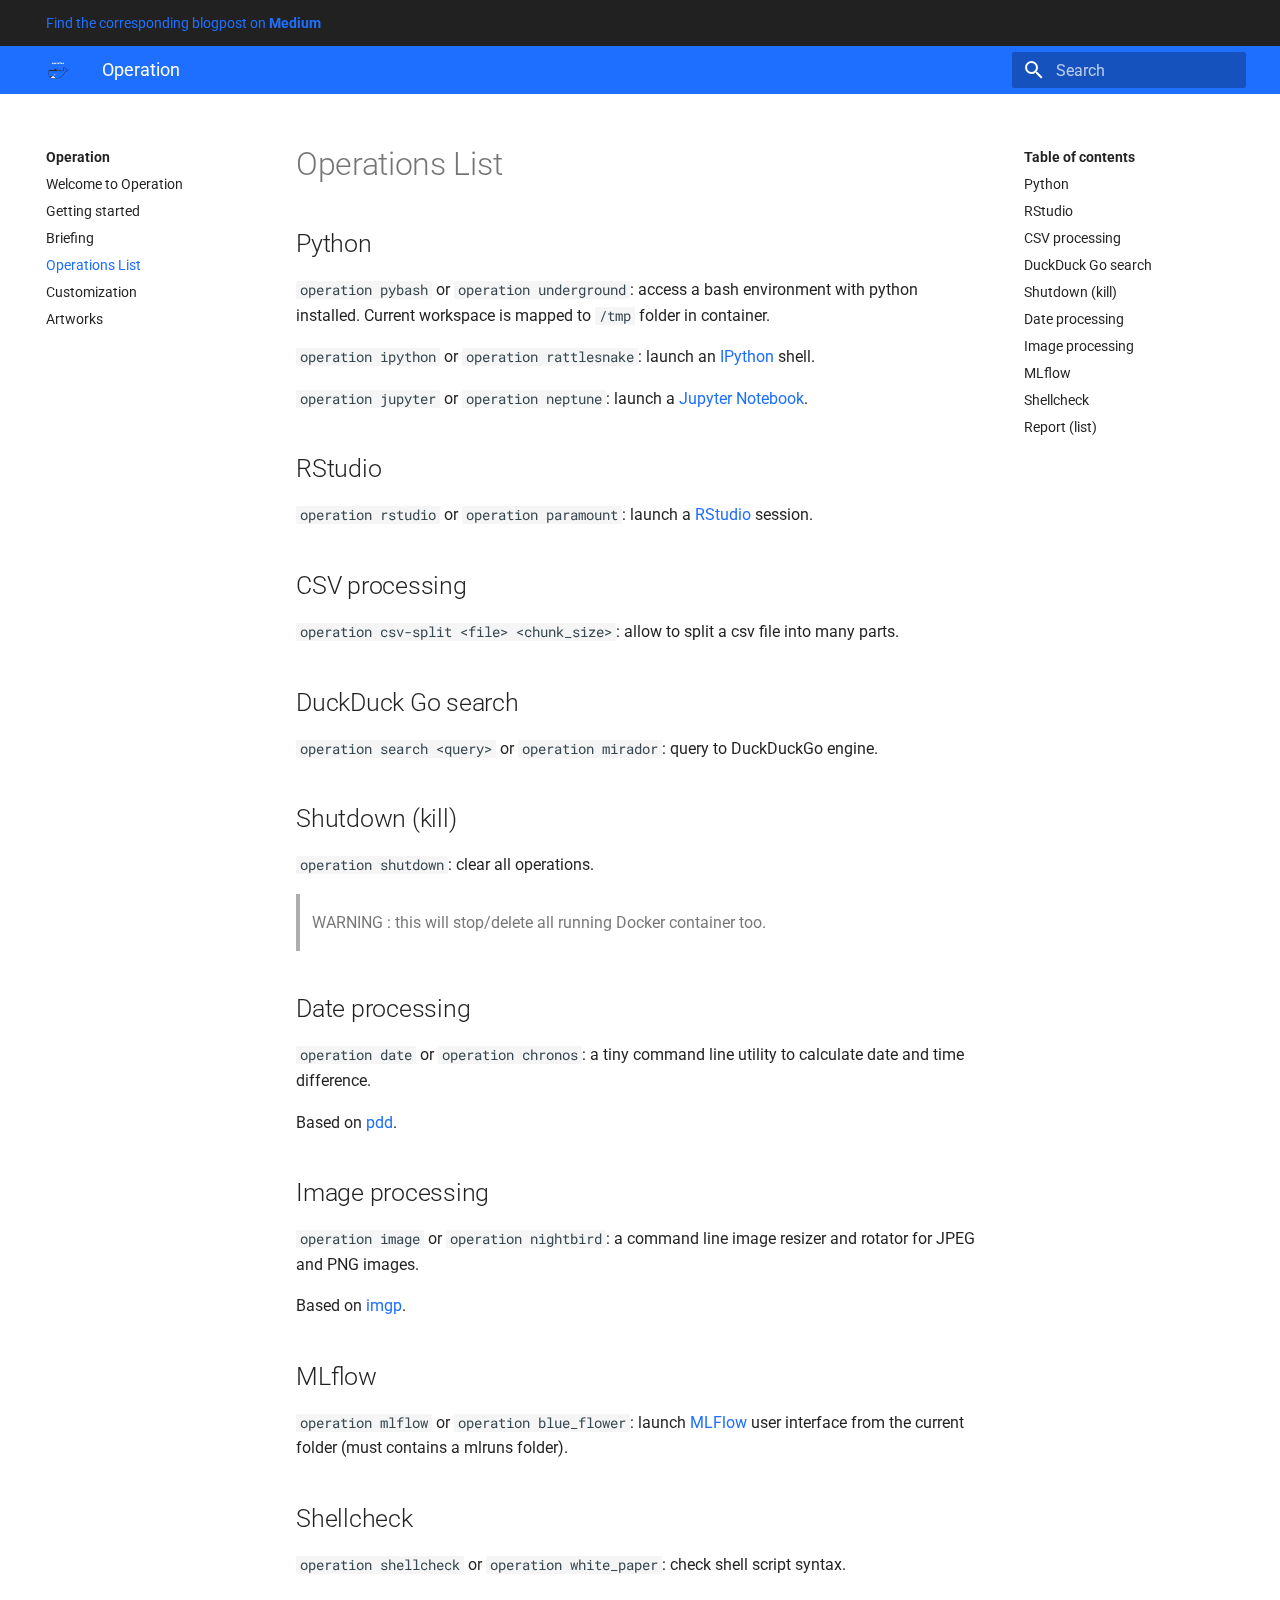
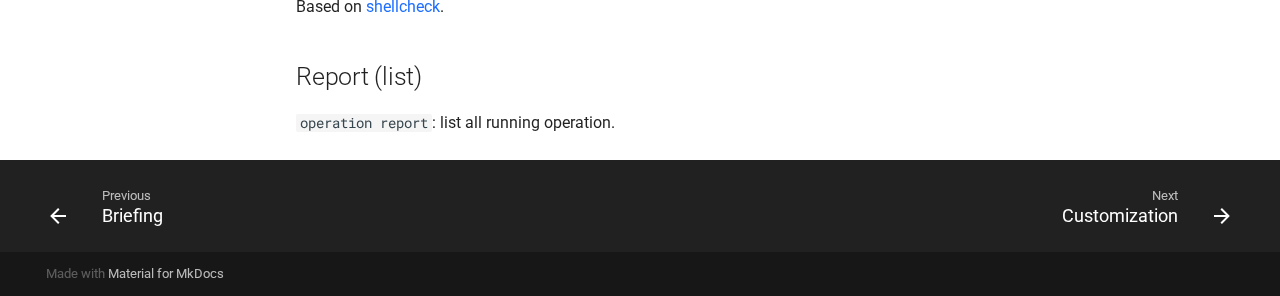
<file: 03-operation-list.html>
<!doctype html>
<html lang="en" class="no-js">
  <head>
    
      <meta charset="utf-8">
      <meta name="viewport" content="width=device-width,initial-scale=1">
      
      
      
      
      <link rel="icon" href="assets/images/operation.png">
      <meta name="generator" content="mkdocs-1.2.1, mkdocs-material-7.1.7">
    
    
      
        <title>Operations List - Operation</title>
      
    
    
      <link rel="stylesheet" href="assets/stylesheets/main.ca7ac06f.min.css">
      
        
        <link rel="stylesheet" href="assets/stylesheets/palette.f1a3b89f.min.css">
        
      
    
    
    
      
        
        <link rel="preconnect" href="https://fonts.gstatic.com" crossorigin>
        <link rel="stylesheet" href="https://fonts.googleapis.com/css?family=Roboto:300,400,400i,700%7CRoboto+Mono&display=fallback">
        <style>:root{--md-text-font-family:"Roboto";--md-code-font-family:"Roboto Mono"}</style>
      
    
    
    
      <link rel="stylesheet" href="stylesheets/extra.css">
    
    
      
    
    
  </head>
  
  
    
    
    
    
    
    <body dir="ltr" data-md-color-scheme="" data-md-color-primary="none" data-md-color-accent="none">
  
    
    <script>function __prefix(e){return new URL(".",location).pathname+"."+e}function __get(e,t=localStorage){return JSON.parse(t.getItem(__prefix(e)))}</script>
    
    <input class="md-toggle" data-md-toggle="drawer" type="checkbox" id="__drawer" autocomplete="off">
    <input class="md-toggle" data-md-toggle="search" type="checkbox" id="__search" autocomplete="off">
    <label class="md-overlay" for="__drawer"></label>
    <div data-md-component="skip">
      
        
        <a href="#operations-list" class="md-skip">
          Skip to content
        </a>
      
    </div>
    <div data-md-component="announce">
      
        <aside class="md-announce">
          <div class="md-announce__inner md-grid md-typeset">
            
  <a href="https://towardsdatascience.com/easy-development-environments-with-operation-6b352e72c0eb">
    Find the corresponding  blogpost on <strong>Medium</strong>
  </a>

          </div>
        </aside>
      
    </div>
    
      <header class="md-header" data-md-component="header">
  <nav class="md-header__inner md-grid" aria-label="Header">
    <a href="index.html" title="Operation" class="md-header__button md-logo" aria-label="Operation" data-md-component="logo">
      
  <img src="assets/images/operation.png" alt="logo">

    </a>
    <label class="md-header__button md-icon" for="__drawer">
      <svg xmlns="http://www.w3.org/2000/svg" viewBox="0 0 24 24"><path d="M3 6h18v2H3V6m0 5h18v2H3v-2m0 5h18v2H3v-2z"/></svg>
    </label>
    <div class="md-header__title" data-md-component="header-title">
      <div class="md-header__ellipsis">
        <div class="md-header__topic">
          <span class="md-ellipsis">
            Operation
          </span>
        </div>
        <div class="md-header__topic" data-md-component="header-topic">
          <span class="md-ellipsis">
            
              Operations List
            
          </span>
        </div>
      </div>
    </div>
    
    
    
      <label class="md-header__button md-icon" for="__search">
        <svg xmlns="http://www.w3.org/2000/svg" viewBox="0 0 24 24"><path d="M9.5 3A6.5 6.5 0 0 1 16 9.5c0 1.61-.59 3.09-1.56 4.23l.27.27h.79l5 5-1.5 1.5-5-5v-.79l-.27-.27A6.516 6.516 0 0 1 9.5 16 6.5 6.5 0 0 1 3 9.5 6.5 6.5 0 0 1 9.5 3m0 2C7 5 5 7 5 9.5S7 14 9.5 14 14 12 14 9.5 12 5 9.5 5z"/></svg>
      </label>
      
<div class="md-search" data-md-component="search" role="dialog">
  <label class="md-search__overlay" for="__search"></label>
  <div class="md-search__inner" role="search">
    <form class="md-search__form" name="search">
      <input type="text" class="md-search__input" name="query" aria-label="Search" placeholder="Search" autocapitalize="off" autocorrect="off" autocomplete="off" spellcheck="false" data-md-component="search-query" data-md-state="active" required>
      <label class="md-search__icon md-icon" for="__search">
        <svg xmlns="http://www.w3.org/2000/svg" viewBox="0 0 24 24"><path d="M9.5 3A6.5 6.5 0 0 1 16 9.5c0 1.61-.59 3.09-1.56 4.23l.27.27h.79l5 5-1.5 1.5-5-5v-.79l-.27-.27A6.516 6.516 0 0 1 9.5 16 6.5 6.5 0 0 1 3 9.5 6.5 6.5 0 0 1 9.5 3m0 2C7 5 5 7 5 9.5S7 14 9.5 14 14 12 14 9.5 12 5 9.5 5z"/></svg>
        <svg xmlns="http://www.w3.org/2000/svg" viewBox="0 0 24 24"><path d="M20 11v2H8l5.5 5.5-1.42 1.42L4.16 12l7.92-7.92L13.5 5.5 8 11h12z"/></svg>
      </label>
      <button type="reset" class="md-search__icon md-icon" aria-label="Clear" tabindex="-1">
        <svg xmlns="http://www.w3.org/2000/svg" viewBox="0 0 24 24"><path d="M19 6.41 17.59 5 12 10.59 6.41 5 5 6.41 10.59 12 5 17.59 6.41 19 12 13.41 17.59 19 19 17.59 13.41 12 19 6.41z"/></svg>
      </button>
    </form>
    <div class="md-search__output">
      <div class="md-search__scrollwrap" data-md-scrollfix>
        <div class="md-search-result" data-md-component="search-result">
          <div class="md-search-result__meta">
            Initializing search
          </div>
          <ol class="md-search-result__list"></ol>
        </div>
      </div>
    </div>
  </div>
</div>
    
    
  </nav>
</header>
    
    <div class="md-container" data-md-component="container">
      
      
        
      
      <main class="md-main" data-md-component="main">
        <div class="md-main__inner md-grid">
          
            
              
              <div class="md-sidebar md-sidebar--primary" data-md-component="sidebar" data-md-type="navigation" >
                <div class="md-sidebar__scrollwrap">
                  <div class="md-sidebar__inner">
                    


<nav class="md-nav md-nav--primary" aria-label="Navigation" data-md-level="0">
  <label class="md-nav__title" for="__drawer">
    <a href="index.html" title="Operation" class="md-nav__button md-logo" aria-label="Operation" data-md-component="logo">
      
  <img src="assets/images/operation.png" alt="logo">

    </a>
    Operation
  </label>
  
  <ul class="md-nav__list" data-md-scrollfix>
    
      
      
      

  
  
  
    <li class="md-nav__item">
      <a href="index.html" class="md-nav__link">
        Welcome to Operation
      </a>
    </li>
  

    
      
      
      

  
  
  
    <li class="md-nav__item">
      <a href="01-getting-started.html" class="md-nav__link">
        Getting started
      </a>
    </li>
  

    
      
      
      

  
  
  
    <li class="md-nav__item">
      <a href="02-briefing.html" class="md-nav__link">
        Briefing
      </a>
    </li>
  

    
      
      
      

  
  
    
  
  
    <li class="md-nav__item md-nav__item--active">
      
      <input class="md-nav__toggle md-toggle" data-md-toggle="toc" type="checkbox" id="__toc">
      
      
        
      
      
        <label class="md-nav__link md-nav__link--active" for="__toc">
          Operations List
          <span class="md-nav__icon md-icon"></span>
        </label>
      
      <a href="03-operation-list.html" class="md-nav__link md-nav__link--active">
        Operations List
      </a>
      
        
<nav class="md-nav md-nav--secondary" aria-label="Table of contents">
  
  
  
    
  
  
    <label class="md-nav__title" for="__toc">
      <span class="md-nav__icon md-icon"></span>
      Table of contents
    </label>
    <ul class="md-nav__list" data-md-component="toc" data-md-scrollfix>
      
        <li class="md-nav__item">
  <a href="#python" class="md-nav__link">
    Python
  </a>
  
</li>
      
        <li class="md-nav__item">
  <a href="#rstudio" class="md-nav__link">
    RStudio
  </a>
  
</li>
      
        <li class="md-nav__item">
  <a href="#csv-processing" class="md-nav__link">
    CSV processing
  </a>
  
</li>
      
        <li class="md-nav__item">
  <a href="#duckduck-go-search" class="md-nav__link">
    DuckDuck Go search
  </a>
  
</li>
      
        <li class="md-nav__item">
  <a href="#shutdown-kill" class="md-nav__link">
    Shutdown (kill)
  </a>
  
</li>
      
        <li class="md-nav__item">
  <a href="#date-processing" class="md-nav__link">
    Date processing
  </a>
  
</li>
      
        <li class="md-nav__item">
  <a href="#image-processing" class="md-nav__link">
    Image processing
  </a>
  
</li>
      
        <li class="md-nav__item">
  <a href="#mlflow" class="md-nav__link">
    MLflow
  </a>
  
</li>
      
        <li class="md-nav__item">
  <a href="#shellcheck" class="md-nav__link">
    Shellcheck
  </a>
  
</li>
      
        <li class="md-nav__item">
  <a href="#report-list" class="md-nav__link">
    Report (list)
  </a>
  
</li>
      
    </ul>
  
</nav>
      
    </li>
  

    
      
      
      

  
  
  
    <li class="md-nav__item">
      <a href="04-customization.html" class="md-nav__link">
        Customization
      </a>
    </li>
  

    
      
      
      

  
  
  
    <li class="md-nav__item">
      <a href="05-artwork.html" class="md-nav__link">
        Artworks
      </a>
    </li>
  

    
  </ul>
</nav>
                  </div>
                </div>
              </div>
            
            
              
              <div class="md-sidebar md-sidebar--secondary" data-md-component="sidebar" data-md-type="toc" >
                <div class="md-sidebar__scrollwrap">
                  <div class="md-sidebar__inner">
                    
<nav class="md-nav md-nav--secondary" aria-label="Table of contents">
  
  
  
    
  
  
    <label class="md-nav__title" for="__toc">
      <span class="md-nav__icon md-icon"></span>
      Table of contents
    </label>
    <ul class="md-nav__list" data-md-component="toc" data-md-scrollfix>
      
        <li class="md-nav__item">
  <a href="#python" class="md-nav__link">
    Python
  </a>
  
</li>
      
        <li class="md-nav__item">
  <a href="#rstudio" class="md-nav__link">
    RStudio
  </a>
  
</li>
      
        <li class="md-nav__item">
  <a href="#csv-processing" class="md-nav__link">
    CSV processing
  </a>
  
</li>
      
        <li class="md-nav__item">
  <a href="#duckduck-go-search" class="md-nav__link">
    DuckDuck Go search
  </a>
  
</li>
      
        <li class="md-nav__item">
  <a href="#shutdown-kill" class="md-nav__link">
    Shutdown (kill)
  </a>
  
</li>
      
        <li class="md-nav__item">
  <a href="#date-processing" class="md-nav__link">
    Date processing
  </a>
  
</li>
      
        <li class="md-nav__item">
  <a href="#image-processing" class="md-nav__link">
    Image processing
  </a>
  
</li>
      
        <li class="md-nav__item">
  <a href="#mlflow" class="md-nav__link">
    MLflow
  </a>
  
</li>
      
        <li class="md-nav__item">
  <a href="#shellcheck" class="md-nav__link">
    Shellcheck
  </a>
  
</li>
      
        <li class="md-nav__item">
  <a href="#report-list" class="md-nav__link">
    Report (list)
  </a>
  
</li>
      
    </ul>
  
</nav>
                  </div>
                </div>
              </div>
            
          
          <div class="md-content" data-md-component="content">
            <article class="md-content__inner md-typeset">
              
                
                
                <h1 id="operations-list">Operations List</h1>
<h2 id="python">Python</h2>
<p><code>operation pybash</code> or <code>operation underground</code>: access a bash environment with python installed. Current workspace is mapped to <code>/tmp</code> folder in container.</p>
<p><code>operation ipython</code> or <code>operation rattlesnake</code>: launch an <a href="https://ipython.org/">IPython</a> shell.</p>
<p><code>operation jupyter</code> or <code>operation neptune</code>: launch a <a href="https://jupyter.org/">Jupyter Notebook</a>.</p>
<h2 id="rstudio">RStudio</h2>
<p><code>operation rstudio</code> or <code>operation paramount</code>: launch a <a href="https://rstudio.com/">RStudio</a> session.</p>
<h2 id="csv-processing">CSV processing</h2>
<p><code>operation csv-split &lt;file&gt; &lt;chunk_size&gt;</code>: allow to split a csv file into many parts.</p>
<h2 id="duckduck-go-search">DuckDuck Go search</h2>
<p><code>operation search &lt;query&gt;</code> or <code>operation mirador</code>: query to DuckDuckGo engine.</p>
<h2 id="shutdown-kill">Shutdown (kill)</h2>
<p><code>operation shutdown</code>: clear all operations. </p>
<blockquote>
<p>WARNING : this will stop/delete all running Docker container too.</p>
</blockquote>
<h2 id="date-processing">Date processing</h2>
<p><code>operation date</code> or <code>operation chronos</code>: a tiny command line utility to calculate date and time difference. </p>
<p>Based on <a href="https://github.com/jarun/pdd">pdd</a>.</p>
<h2 id="image-processing">Image processing</h2>
<p><code>operation image</code> or <code>operation nightbird</code>: a command line image resizer and rotator for JPEG and PNG images. </p>
<p>Based on <a href="https://github.com/jarun/imgp">imgp</a>.</p>
<h2 id="mlflow">MLflow</h2>
<p><code>operation mlflow</code> or <code>operation blue_flower</code>: launch <a href="https://mlflow.org/">MLFlow</a> user interface from the current folder (must contains a mlruns folder).</p>
<h2 id="shellcheck">Shellcheck</h2>
<p><code>operation shellcheck</code> or <code>operation white_paper</code>: check shell script syntax. </p>
<p>Based on <a href="https://github.com/koalaman/shellcheck">shellcheck</a>.</p>
<h2 id="report-list">Report (list)</h2>
<p><code>operation report</code>: list all running operation.</p>
                
              
              
                


              
            </article>
          </div>
        </div>
        
      </main>
      
        
<footer class="md-footer">
  
    <nav class="md-footer__inner md-grid" aria-label="Footer">
      
        
        <a href="02-briefing.html" class="md-footer__link md-footer__link--prev" aria-label="Previous: Briefing" rel="prev">
          <div class="md-footer__button md-icon">
            <svg xmlns="http://www.w3.org/2000/svg" viewBox="0 0 24 24"><path d="M20 11v2H8l5.5 5.5-1.42 1.42L4.16 12l7.92-7.92L13.5 5.5 8 11h12z"/></svg>
          </div>
          <div class="md-footer__title">
            <div class="md-ellipsis">
              <span class="md-footer__direction">
                Previous
              </span>
              Briefing
            </div>
          </div>
        </a>
      
      
        
        <a href="04-customization.html" class="md-footer__link md-footer__link--next" aria-label="Next: Customization" rel="next">
          <div class="md-footer__title">
            <div class="md-ellipsis">
              <span class="md-footer__direction">
                Next
              </span>
              Customization
            </div>
          </div>
          <div class="md-footer__button md-icon">
            <svg xmlns="http://www.w3.org/2000/svg" viewBox="0 0 24 24"><path d="M4 11v2h12l-5.5 5.5 1.42 1.42L19.84 12l-7.92-7.92L10.5 5.5 16 11H4z"/></svg>
          </div>
        </a>
      
    </nav>
  
  <div class="md-footer-meta md-typeset">
    <div class="md-footer-meta__inner md-grid">
      <div class="md-footer-copyright">
        
        Made with
        <a href="https://squidfunk.github.io/mkdocs-material/" target="_blank" rel="noopener">
          Material for MkDocs
        </a>
        
      </div>
      
    </div>
  </div>
</footer>
      
    </div>
    <div class="md-dialog" data-md-component="dialog">
      <div class="md-dialog__inner md-typeset"></div>
    </div>
    <script id="__config" type="application/json">{"base": ".", "features": ["navigation.instant"], "translations": {"clipboard.copy": "Copy to clipboard", "clipboard.copied": "Copied to clipboard", "search.config.lang": "en", "search.config.pipeline": "trimmer, stopWordFilter", "search.config.separator": "[\\s\\-]+", "search.placeholder": "Search", "search.result.placeholder": "Type to start searching", "search.result.none": "No matching documents", "search.result.one": "1 matching document", "search.result.other": "# matching documents", "search.result.more.one": "1 more on this page", "search.result.more.other": "# more on this page", "search.result.term.missing": "Missing", "select.version.title": "Select version"}, "search": "assets/javascripts/workers/search.b0710199.min.js", "version": null}</script>
    
    
      <script src="assets/javascripts/bundle.76f349be.min.js"></script>
      
    
  </body>
</html>
</file>
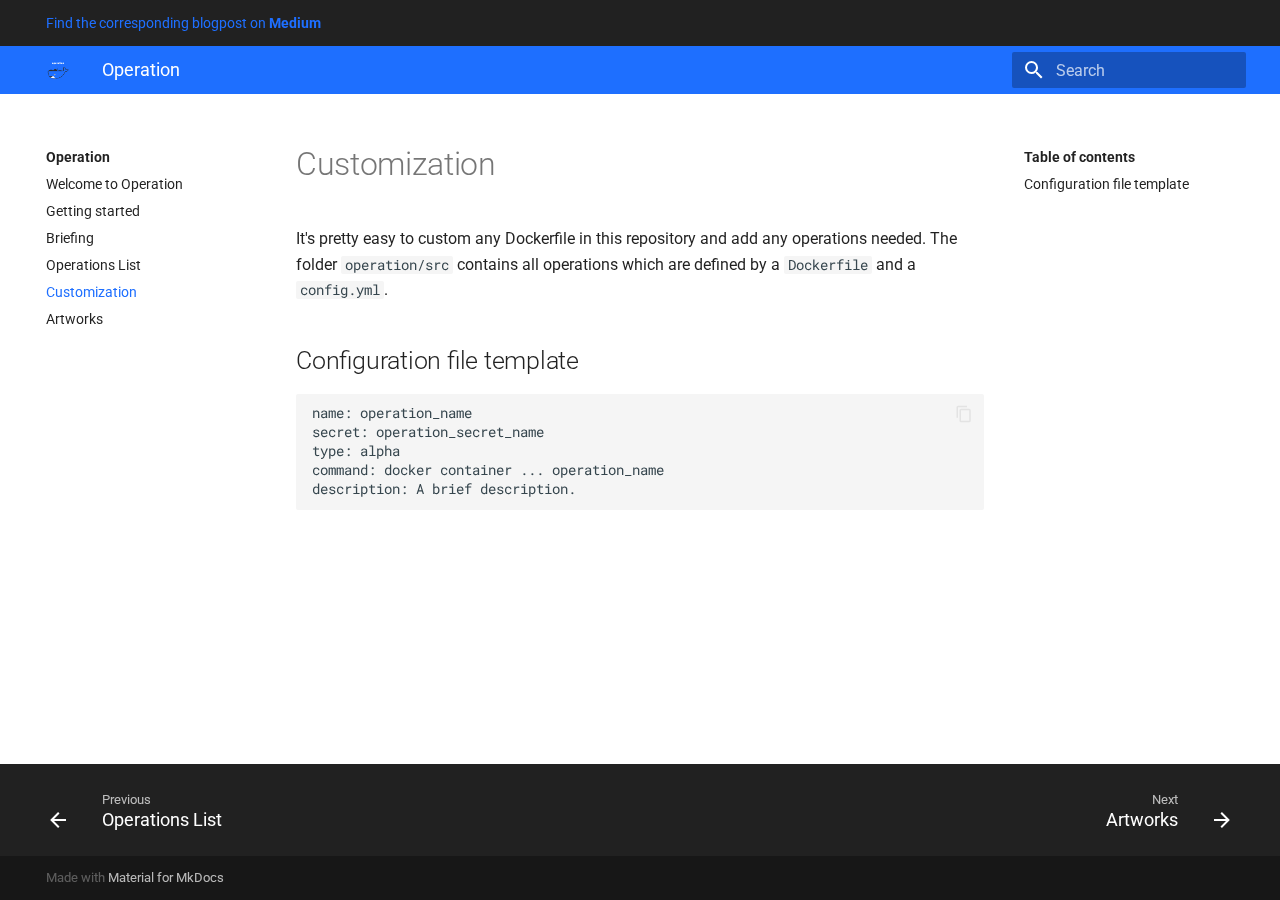
<file: 04-customization.html>
<!doctype html>
<html lang="en" class="no-js">
  <head>
    
      <meta charset="utf-8">
      <meta name="viewport" content="width=device-width,initial-scale=1">
      
      
      
      
      <link rel="icon" href="assets/images/operation.png">
      <meta name="generator" content="mkdocs-1.2.1, mkdocs-material-7.1.7">
    
    
      
        <title>Customization - Operation</title>
      
    
    
      <link rel="stylesheet" href="assets/stylesheets/main.ca7ac06f.min.css">
      
        
        <link rel="stylesheet" href="assets/stylesheets/palette.f1a3b89f.min.css">
        
      
    
    
    
      
        
        <link rel="preconnect" href="https://fonts.gstatic.com" crossorigin>
        <link rel="stylesheet" href="https://fonts.googleapis.com/css?family=Roboto:300,400,400i,700%7CRoboto+Mono&display=fallback">
        <style>:root{--md-text-font-family:"Roboto";--md-code-font-family:"Roboto Mono"}</style>
      
    
    
    
      <link rel="stylesheet" href="stylesheets/extra.css">
    
    
      
    
    
  </head>
  
  
    
    
    
    
    
    <body dir="ltr" data-md-color-scheme="" data-md-color-primary="none" data-md-color-accent="none">
  
    
    <script>function __prefix(e){return new URL(".",location).pathname+"."+e}function __get(e,t=localStorage){return JSON.parse(t.getItem(__prefix(e)))}</script>
    
    <input class="md-toggle" data-md-toggle="drawer" type="checkbox" id="__drawer" autocomplete="off">
    <input class="md-toggle" data-md-toggle="search" type="checkbox" id="__search" autocomplete="off">
    <label class="md-overlay" for="__drawer"></label>
    <div data-md-component="skip">
      
        
        <a href="#customization" class="md-skip">
          Skip to content
        </a>
      
    </div>
    <div data-md-component="announce">
      
        <aside class="md-announce">
          <div class="md-announce__inner md-grid md-typeset">
            
  <a href="https://towardsdatascience.com/easy-development-environments-with-operation-6b352e72c0eb">
    Find the corresponding  blogpost on <strong>Medium</strong>
  </a>

          </div>
        </aside>
      
    </div>
    
      <header class="md-header" data-md-component="header">
  <nav class="md-header__inner md-grid" aria-label="Header">
    <a href="index.html" title="Operation" class="md-header__button md-logo" aria-label="Operation" data-md-component="logo">
      
  <img src="assets/images/operation.png" alt="logo">

    </a>
    <label class="md-header__button md-icon" for="__drawer">
      <svg xmlns="http://www.w3.org/2000/svg" viewBox="0 0 24 24"><path d="M3 6h18v2H3V6m0 5h18v2H3v-2m0 5h18v2H3v-2z"/></svg>
    </label>
    <div class="md-header__title" data-md-component="header-title">
      <div class="md-header__ellipsis">
        <div class="md-header__topic">
          <span class="md-ellipsis">
            Operation
          </span>
        </div>
        <div class="md-header__topic" data-md-component="header-topic">
          <span class="md-ellipsis">
            
              Customization
            
          </span>
        </div>
      </div>
    </div>
    
    
    
      <label class="md-header__button md-icon" for="__search">
        <svg xmlns="http://www.w3.org/2000/svg" viewBox="0 0 24 24"><path d="M9.5 3A6.5 6.5 0 0 1 16 9.5c0 1.61-.59 3.09-1.56 4.23l.27.27h.79l5 5-1.5 1.5-5-5v-.79l-.27-.27A6.516 6.516 0 0 1 9.5 16 6.5 6.5 0 0 1 3 9.5 6.5 6.5 0 0 1 9.5 3m0 2C7 5 5 7 5 9.5S7 14 9.5 14 14 12 14 9.5 12 5 9.5 5z"/></svg>
      </label>
      
<div class="md-search" data-md-component="search" role="dialog">
  <label class="md-search__overlay" for="__search"></label>
  <div class="md-search__inner" role="search">
    <form class="md-search__form" name="search">
      <input type="text" class="md-search__input" name="query" aria-label="Search" placeholder="Search" autocapitalize="off" autocorrect="off" autocomplete="off" spellcheck="false" data-md-component="search-query" data-md-state="active" required>
      <label class="md-search__icon md-icon" for="__search">
        <svg xmlns="http://www.w3.org/2000/svg" viewBox="0 0 24 24"><path d="M9.5 3A6.5 6.5 0 0 1 16 9.5c0 1.61-.59 3.09-1.56 4.23l.27.27h.79l5 5-1.5 1.5-5-5v-.79l-.27-.27A6.516 6.516 0 0 1 9.5 16 6.5 6.5 0 0 1 3 9.5 6.5 6.5 0 0 1 9.5 3m0 2C7 5 5 7 5 9.5S7 14 9.5 14 14 12 14 9.5 12 5 9.5 5z"/></svg>
        <svg xmlns="http://www.w3.org/2000/svg" viewBox="0 0 24 24"><path d="M20 11v2H8l5.5 5.5-1.42 1.42L4.16 12l7.92-7.92L13.5 5.5 8 11h12z"/></svg>
      </label>
      <button type="reset" class="md-search__icon md-icon" aria-label="Clear" tabindex="-1">
        <svg xmlns="http://www.w3.org/2000/svg" viewBox="0 0 24 24"><path d="M19 6.41 17.59 5 12 10.59 6.41 5 5 6.41 10.59 12 5 17.59 6.41 19 12 13.41 17.59 19 19 17.59 13.41 12 19 6.41z"/></svg>
      </button>
    </form>
    <div class="md-search__output">
      <div class="md-search__scrollwrap" data-md-scrollfix>
        <div class="md-search-result" data-md-component="search-result">
          <div class="md-search-result__meta">
            Initializing search
          </div>
          <ol class="md-search-result__list"></ol>
        </div>
      </div>
    </div>
  </div>
</div>
    
    
  </nav>
</header>
    
    <div class="md-container" data-md-component="container">
      
      
        
      
      <main class="md-main" data-md-component="main">
        <div class="md-main__inner md-grid">
          
            
              
              <div class="md-sidebar md-sidebar--primary" data-md-component="sidebar" data-md-type="navigation" >
                <div class="md-sidebar__scrollwrap">
                  <div class="md-sidebar__inner">
                    


<nav class="md-nav md-nav--primary" aria-label="Navigation" data-md-level="0">
  <label class="md-nav__title" for="__drawer">
    <a href="index.html" title="Operation" class="md-nav__button md-logo" aria-label="Operation" data-md-component="logo">
      
  <img src="assets/images/operation.png" alt="logo">

    </a>
    Operation
  </label>
  
  <ul class="md-nav__list" data-md-scrollfix>
    
      
      
      

  
  
  
    <li class="md-nav__item">
      <a href="index.html" class="md-nav__link">
        Welcome to Operation
      </a>
    </li>
  

    
      
      
      

  
  
  
    <li class="md-nav__item">
      <a href="01-getting-started.html" class="md-nav__link">
        Getting started
      </a>
    </li>
  

    
      
      
      

  
  
  
    <li class="md-nav__item">
      <a href="02-briefing.html" class="md-nav__link">
        Briefing
      </a>
    </li>
  

    
      
      
      

  
  
  
    <li class="md-nav__item">
      <a href="03-operation-list.html" class="md-nav__link">
        Operations List
      </a>
    </li>
  

    
      
      
      

  
  
    
  
  
    <li class="md-nav__item md-nav__item--active">
      
      <input class="md-nav__toggle md-toggle" data-md-toggle="toc" type="checkbox" id="__toc">
      
      
        
      
      
        <label class="md-nav__link md-nav__link--active" for="__toc">
          Customization
          <span class="md-nav__icon md-icon"></span>
        </label>
      
      <a href="04-customization.html" class="md-nav__link md-nav__link--active">
        Customization
      </a>
      
        
<nav class="md-nav md-nav--secondary" aria-label="Table of contents">
  
  
  
    
  
  
    <label class="md-nav__title" for="__toc">
      <span class="md-nav__icon md-icon"></span>
      Table of contents
    </label>
    <ul class="md-nav__list" data-md-component="toc" data-md-scrollfix>
      
        <li class="md-nav__item">
  <a href="#configuration-file-template" class="md-nav__link">
    Configuration file template
  </a>
  
</li>
      
    </ul>
  
</nav>
      
    </li>
  

    
      
      
      

  
  
  
    <li class="md-nav__item">
      <a href="05-artwork.html" class="md-nav__link">
        Artworks
      </a>
    </li>
  

    
  </ul>
</nav>
                  </div>
                </div>
              </div>
            
            
              
              <div class="md-sidebar md-sidebar--secondary" data-md-component="sidebar" data-md-type="toc" >
                <div class="md-sidebar__scrollwrap">
                  <div class="md-sidebar__inner">
                    
<nav class="md-nav md-nav--secondary" aria-label="Table of contents">
  
  
  
    
  
  
    <label class="md-nav__title" for="__toc">
      <span class="md-nav__icon md-icon"></span>
      Table of contents
    </label>
    <ul class="md-nav__list" data-md-component="toc" data-md-scrollfix>
      
        <li class="md-nav__item">
  <a href="#configuration-file-template" class="md-nav__link">
    Configuration file template
  </a>
  
</li>
      
    </ul>
  
</nav>
                  </div>
                </div>
              </div>
            
          
          <div class="md-content" data-md-component="content">
            <article class="md-content__inner md-typeset">
              
                
                
                <h1 id="customization">Customization</h1>
<p>It's pretty easy to custom any Dockerfile in this repository and add any operations needed. The folder <code>operation/src</code> contains all operations which are defined by a <code>Dockerfile</code> and a <code>config.yml</code>.</p>
<h2 id="configuration-file-template">Configuration file template</h2>
<pre><code class="language-yml">name: operation_name
secret: operation_secret_name
type: alpha
command: docker container ... operation_name
description: A brief description.
</code></pre>
                
              
              
                


              
            </article>
          </div>
        </div>
        
      </main>
      
        
<footer class="md-footer">
  
    <nav class="md-footer__inner md-grid" aria-label="Footer">
      
        
        <a href="03-operation-list.html" class="md-footer__link md-footer__link--prev" aria-label="Previous: Operations List" rel="prev">
          <div class="md-footer__button md-icon">
            <svg xmlns="http://www.w3.org/2000/svg" viewBox="0 0 24 24"><path d="M20 11v2H8l5.5 5.5-1.42 1.42L4.16 12l7.92-7.92L13.5 5.5 8 11h12z"/></svg>
          </div>
          <div class="md-footer__title">
            <div class="md-ellipsis">
              <span class="md-footer__direction">
                Previous
              </span>
              Operations List
            </div>
          </div>
        </a>
      
      
        
        <a href="05-artwork.html" class="md-footer__link md-footer__link--next" aria-label="Next: Artworks" rel="next">
          <div class="md-footer__title">
            <div class="md-ellipsis">
              <span class="md-footer__direction">
                Next
              </span>
              Artworks
            </div>
          </div>
          <div class="md-footer__button md-icon">
            <svg xmlns="http://www.w3.org/2000/svg" viewBox="0 0 24 24"><path d="M4 11v2h12l-5.5 5.5 1.42 1.42L19.84 12l-7.92-7.92L10.5 5.5 16 11H4z"/></svg>
          </div>
        </a>
      
    </nav>
  
  <div class="md-footer-meta md-typeset">
    <div class="md-footer-meta__inner md-grid">
      <div class="md-footer-copyright">
        
        Made with
        <a href="https://squidfunk.github.io/mkdocs-material/" target="_blank" rel="noopener">
          Material for MkDocs
        </a>
        
      </div>
      
    </div>
  </div>
</footer>
      
    </div>
    <div class="md-dialog" data-md-component="dialog">
      <div class="md-dialog__inner md-typeset"></div>
    </div>
    <script id="__config" type="application/json">{"base": ".", "features": ["navigation.instant"], "translations": {"clipboard.copy": "Copy to clipboard", "clipboard.copied": "Copied to clipboard", "search.config.lang": "en", "search.config.pipeline": "trimmer, stopWordFilter", "search.config.separator": "[\\s\\-]+", "search.placeholder": "Search", "search.result.placeholder": "Type to start searching", "search.result.none": "No matching documents", "search.result.one": "1 matching document", "search.result.other": "# matching documents", "search.result.more.one": "1 more on this page", "search.result.more.other": "# more on this page", "search.result.term.missing": "Missing", "select.version.title": "Select version"}, "search": "assets/javascripts/workers/search.b0710199.min.js", "version": null}</script>
    
    
      <script src="assets/javascripts/bundle.76f349be.min.js"></script>
      
    
  </body>
</html>
</file>
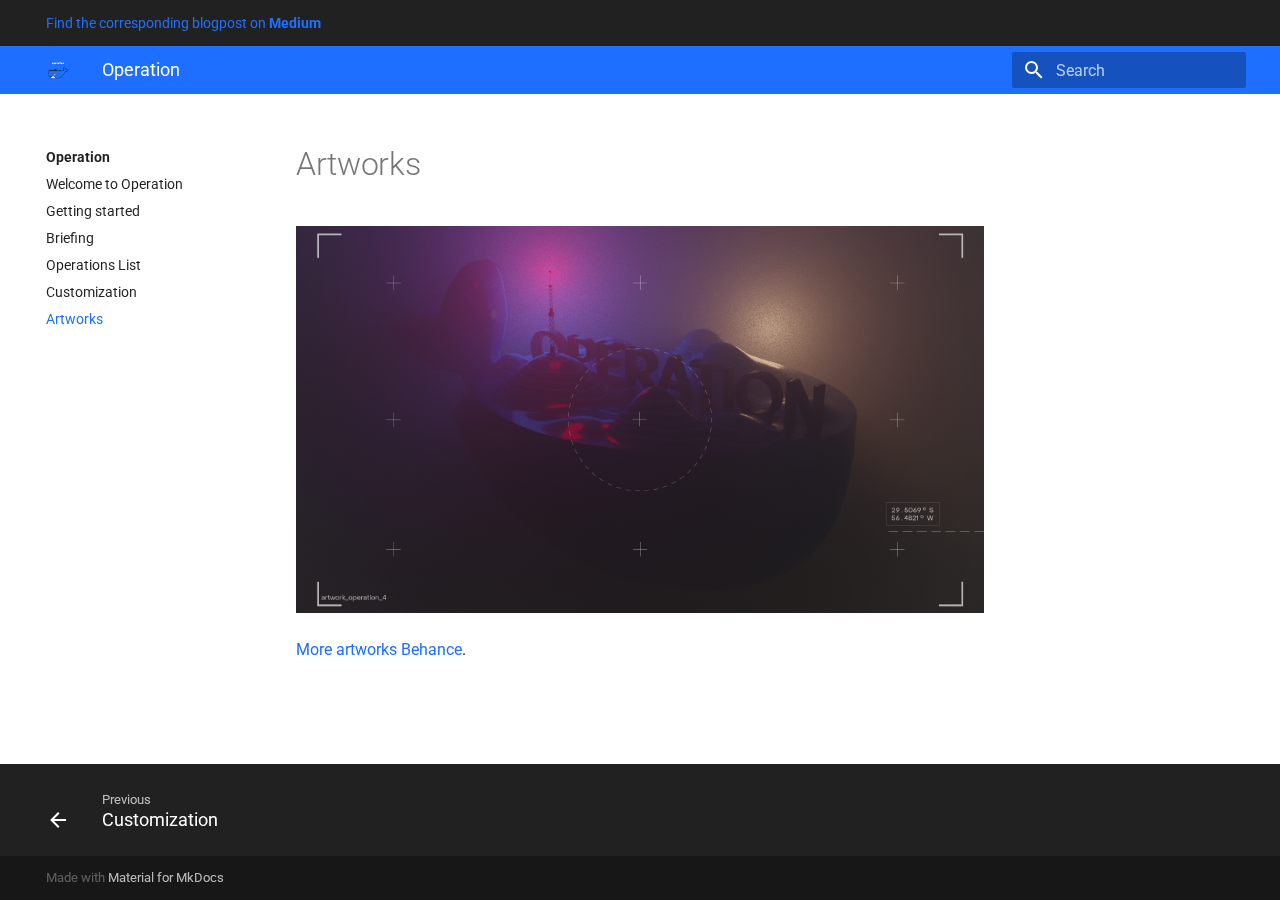
<file: 05-artwork.html>
<!doctype html>
<html lang="en" class="no-js">
  <head>
    
      <meta charset="utf-8">
      <meta name="viewport" content="width=device-width,initial-scale=1">
      
      
      
      
      <link rel="icon" href="assets/images/operation.png">
      <meta name="generator" content="mkdocs-1.2.1, mkdocs-material-7.1.7">
    
    
      
        <title>Artworks - Operation</title>
      
    
    
      <link rel="stylesheet" href="assets/stylesheets/main.ca7ac06f.min.css">
      
        
        <link rel="stylesheet" href="assets/stylesheets/palette.f1a3b89f.min.css">
        
      
    
    
    
      
        
        <link rel="preconnect" href="https://fonts.gstatic.com" crossorigin>
        <link rel="stylesheet" href="https://fonts.googleapis.com/css?family=Roboto:300,400,400i,700%7CRoboto+Mono&display=fallback">
        <style>:root{--md-text-font-family:"Roboto";--md-code-font-family:"Roboto Mono"}</style>
      
    
    
    
      <link rel="stylesheet" href="stylesheets/extra.css">
    
    
      
    
    
  </head>
  
  
    
    
    
    
    
    <body dir="ltr" data-md-color-scheme="" data-md-color-primary="none" data-md-color-accent="none">
  
    
    <script>function __prefix(e){return new URL(".",location).pathname+"."+e}function __get(e,t=localStorage){return JSON.parse(t.getItem(__prefix(e)))}</script>
    
    <input class="md-toggle" data-md-toggle="drawer" type="checkbox" id="__drawer" autocomplete="off">
    <input class="md-toggle" data-md-toggle="search" type="checkbox" id="__search" autocomplete="off">
    <label class="md-overlay" for="__drawer"></label>
    <div data-md-component="skip">
      
        
        <a href="#artworks" class="md-skip">
          Skip to content
        </a>
      
    </div>
    <div data-md-component="announce">
      
        <aside class="md-announce">
          <div class="md-announce__inner md-grid md-typeset">
            
  <a href="https://towardsdatascience.com/easy-development-environments-with-operation-6b352e72c0eb">
    Find the corresponding  blogpost on <strong>Medium</strong>
  </a>

          </div>
        </aside>
      
    </div>
    
      <header class="md-header" data-md-component="header">
  <nav class="md-header__inner md-grid" aria-label="Header">
    <a href="index.html" title="Operation" class="md-header__button md-logo" aria-label="Operation" data-md-component="logo">
      
  <img src="assets/images/operation.png" alt="logo">

    </a>
    <label class="md-header__button md-icon" for="__drawer">
      <svg xmlns="http://www.w3.org/2000/svg" viewBox="0 0 24 24"><path d="M3 6h18v2H3V6m0 5h18v2H3v-2m0 5h18v2H3v-2z"/></svg>
    </label>
    <div class="md-header__title" data-md-component="header-title">
      <div class="md-header__ellipsis">
        <div class="md-header__topic">
          <span class="md-ellipsis">
            Operation
          </span>
        </div>
        <div class="md-header__topic" data-md-component="header-topic">
          <span class="md-ellipsis">
            
              Artworks
            
          </span>
        </div>
      </div>
    </div>
    
    
    
      <label class="md-header__button md-icon" for="__search">
        <svg xmlns="http://www.w3.org/2000/svg" viewBox="0 0 24 24"><path d="M9.5 3A6.5 6.5 0 0 1 16 9.5c0 1.61-.59 3.09-1.56 4.23l.27.27h.79l5 5-1.5 1.5-5-5v-.79l-.27-.27A6.516 6.516 0 0 1 9.5 16 6.5 6.5 0 0 1 3 9.5 6.5 6.5 0 0 1 9.5 3m0 2C7 5 5 7 5 9.5S7 14 9.5 14 14 12 14 9.5 12 5 9.5 5z"/></svg>
      </label>
      
<div class="md-search" data-md-component="search" role="dialog">
  <label class="md-search__overlay" for="__search"></label>
  <div class="md-search__inner" role="search">
    <form class="md-search__form" name="search">
      <input type="text" class="md-search__input" name="query" aria-label="Search" placeholder="Search" autocapitalize="off" autocorrect="off" autocomplete="off" spellcheck="false" data-md-component="search-query" data-md-state="active" required>
      <label class="md-search__icon md-icon" for="__search">
        <svg xmlns="http://www.w3.org/2000/svg" viewBox="0 0 24 24"><path d="M9.5 3A6.5 6.5 0 0 1 16 9.5c0 1.61-.59 3.09-1.56 4.23l.27.27h.79l5 5-1.5 1.5-5-5v-.79l-.27-.27A6.516 6.516 0 0 1 9.5 16 6.5 6.5 0 0 1 3 9.5 6.5 6.5 0 0 1 9.5 3m0 2C7 5 5 7 5 9.5S7 14 9.5 14 14 12 14 9.5 12 5 9.5 5z"/></svg>
        <svg xmlns="http://www.w3.org/2000/svg" viewBox="0 0 24 24"><path d="M20 11v2H8l5.5 5.5-1.42 1.42L4.16 12l7.92-7.92L13.5 5.5 8 11h12z"/></svg>
      </label>
      <button type="reset" class="md-search__icon md-icon" aria-label="Clear" tabindex="-1">
        <svg xmlns="http://www.w3.org/2000/svg" viewBox="0 0 24 24"><path d="M19 6.41 17.59 5 12 10.59 6.41 5 5 6.41 10.59 12 5 17.59 6.41 19 12 13.41 17.59 19 19 17.59 13.41 12 19 6.41z"/></svg>
      </button>
    </form>
    <div class="md-search__output">
      <div class="md-search__scrollwrap" data-md-scrollfix>
        <div class="md-search-result" data-md-component="search-result">
          <div class="md-search-result__meta">
            Initializing search
          </div>
          <ol class="md-search-result__list"></ol>
        </div>
      </div>
    </div>
  </div>
</div>
    
    
  </nav>
</header>
    
    <div class="md-container" data-md-component="container">
      
      
        
      
      <main class="md-main" data-md-component="main">
        <div class="md-main__inner md-grid">
          
            
              
              <div class="md-sidebar md-sidebar--primary" data-md-component="sidebar" data-md-type="navigation" >
                <div class="md-sidebar__scrollwrap">
                  <div class="md-sidebar__inner">
                    


<nav class="md-nav md-nav--primary" aria-label="Navigation" data-md-level="0">
  <label class="md-nav__title" for="__drawer">
    <a href="index.html" title="Operation" class="md-nav__button md-logo" aria-label="Operation" data-md-component="logo">
      
  <img src="assets/images/operation.png" alt="logo">

    </a>
    Operation
  </label>
  
  <ul class="md-nav__list" data-md-scrollfix>
    
      
      
      

  
  
  
    <li class="md-nav__item">
      <a href="index.html" class="md-nav__link">
        Welcome to Operation
      </a>
    </li>
  

    
      
      
      

  
  
  
    <li class="md-nav__item">
      <a href="01-getting-started.html" class="md-nav__link">
        Getting started
      </a>
    </li>
  

    
      
      
      

  
  
  
    <li class="md-nav__item">
      <a href="02-briefing.html" class="md-nav__link">
        Briefing
      </a>
    </li>
  

    
      
      
      

  
  
  
    <li class="md-nav__item">
      <a href="03-operation-list.html" class="md-nav__link">
        Operations List
      </a>
    </li>
  

    
      
      
      

  
  
  
    <li class="md-nav__item">
      <a href="04-customization.html" class="md-nav__link">
        Customization
      </a>
    </li>
  

    
      
      
      

  
  
    
  
  
    <li class="md-nav__item md-nav__item--active">
      
      <input class="md-nav__toggle md-toggle" data-md-toggle="toc" type="checkbox" id="__toc">
      
      
        
      
      
      <a href="05-artwork.html" class="md-nav__link md-nav__link--active">
        Artworks
      </a>
      
    </li>
  

    
  </ul>
</nav>
                  </div>
                </div>
              </div>
            
            
              
              <div class="md-sidebar md-sidebar--secondary" data-md-component="sidebar" data-md-type="toc" >
                <div class="md-sidebar__scrollwrap">
                  <div class="md-sidebar__inner">
                    
<nav class="md-nav md-nav--secondary" aria-label="Table of contents">
  
  
  
    
  
  
</nav>
                  </div>
                </div>
              </div>
            
          
          <div class="md-content" data-md-component="content">
            <article class="md-content__inner md-typeset">
              
                
                
                <h1 id="artworks">Artworks</h1>
<p><img alt="artwork" src="assets/images/artwork.png" /></p>
<p><a href="https://www.behance.net/gallery/95156933/Operation">More artworks Behance</a>.</p>
                
              
              
                


              
            </article>
          </div>
        </div>
        
      </main>
      
        
<footer class="md-footer">
  
    <nav class="md-footer__inner md-grid" aria-label="Footer">
      
        
        <a href="04-customization.html" class="md-footer__link md-footer__link--prev" aria-label="Previous: Customization" rel="prev">
          <div class="md-footer__button md-icon">
            <svg xmlns="http://www.w3.org/2000/svg" viewBox="0 0 24 24"><path d="M20 11v2H8l5.5 5.5-1.42 1.42L4.16 12l7.92-7.92L13.5 5.5 8 11h12z"/></svg>
          </div>
          <div class="md-footer__title">
            <div class="md-ellipsis">
              <span class="md-footer__direction">
                Previous
              </span>
              Customization
            </div>
          </div>
        </a>
      
      
    </nav>
  
  <div class="md-footer-meta md-typeset">
    <div class="md-footer-meta__inner md-grid">
      <div class="md-footer-copyright">
        
        Made with
        <a href="https://squidfunk.github.io/mkdocs-material/" target="_blank" rel="noopener">
          Material for MkDocs
        </a>
        
      </div>
      
    </div>
  </div>
</footer>
      
    </div>
    <div class="md-dialog" data-md-component="dialog">
      <div class="md-dialog__inner md-typeset"></div>
    </div>
    <script id="__config" type="application/json">{"base": ".", "features": ["navigation.instant"], "translations": {"clipboard.copy": "Copy to clipboard", "clipboard.copied": "Copied to clipboard", "search.config.lang": "en", "search.config.pipeline": "trimmer, stopWordFilter", "search.config.separator": "[\\s\\-]+", "search.placeholder": "Search", "search.result.placeholder": "Type to start searching", "search.result.none": "No matching documents", "search.result.one": "1 matching document", "search.result.other": "# matching documents", "search.result.more.one": "1 more on this page", "search.result.more.other": "# more on this page", "search.result.term.missing": "Missing", "select.version.title": "Select version"}, "search": "assets/javascripts/workers/search.b0710199.min.js", "version": null}</script>
    
    
      <script src="assets/javascripts/bundle.76f349be.min.js"></script>
      
    
  </body>
</html>
</file>
<file: stylesheets/extra.css>
:root {
    --md-primary-fg-color:        #1E6FFF;
    --md-primary-fg-color--light: #1E6FFF;
    --md-primary-fg-color--dark:  #1E6FFF;
    --md-accent-fg-color:  #EE0F0F;
  }
</file>
<file: assets/stylesheets/main.e8d9bf0c.min.css>
@charset "UTF-8";html{-webkit-text-size-adjust:none;-moz-text-size-adjust:none;-ms-text-size-adjust:none;text-size-adjust:none;box-sizing:border-box}*,:after,:before{box-sizing:inherit}@media (prefers-reduced-motion){*,:after,:before{transition:none!important}}body{margin:0}a,button,input,label{-webkit-tap-highlight-color:transparent}a{color:inherit;text-decoration:none}hr{border:0;box-sizing:content-box;display:block;height:.05rem;overflow:visible;padding:0}small{font-size:80%}sub,sup{line-height:1em}img{border-style:none}table{border-collapse:separate;border-spacing:0}td,th{font-weight:400;vertical-align:top}button{background:transparent;border:0;font-family:inherit;font-size:inherit;margin:0;padding:0}input{border:0;outline:none}:root{--md-default-fg-color:rgba(0,0,0,.87);--md-default-fg-color--light:rgba(0,0,0,.54);--md-default-fg-color--lighter:rgba(0,0,0,.32);--md-default-fg-color--lightest:rgba(0,0,0,.07);--md-default-bg-color:#fff;--md-default-bg-color--light:hsla(0,0%,100%,.7);--md-default-bg-color--lighter:hsla(0,0%,100%,.3);--md-default-bg-color--lightest:hsla(0,0%,100%,.12);--md-primary-fg-color:#4051b5;--md-primary-fg-color--light:#5d6cc0;--md-primary-fg-color--dark:#303fa1;--md-primary-bg-color:#fff;--md-primary-bg-color--light:hsla(0,0%,100%,.7);--md-accent-fg-color:#526cfe;--md-accent-fg-color--transparent:rgba(82,108,254,.1);--md-accent-bg-color:#fff;--md-accent-bg-color--light:hsla(0,0%,100%,.7);--md-shadow-z1:0 0.2rem 0.5rem rgba(0,0,0,.05),0 0 0.05rem rgba(0,0,0,.1);--md-shadow-z2:0 0.2rem 0.5rem rgba(0,0,0,.1),0 0 0.05rem rgba(0,0,0,.25);--md-shadow-z3:0 0.2rem 0.5rem rgba(0,0,0,.2),0 0 0.05rem rgba(0,0,0,.35)}:root>*{--md-code-fg-color:#36464e;--md-code-bg-color:#f5f5f5;--md-code-hl-color:rgba(255,255,0,.5);--md-code-hl-number-color:#d52a2a;--md-code-hl-special-color:#db1457;--md-code-hl-function-color:#a846b9;--md-code-hl-constant-color:#6e59d9;--md-code-hl-keyword-color:#3f6ec6;--md-code-hl-string-color:#1c7d4d;--md-code-hl-name-color:var(--md-code-fg-color);--md-code-hl-operator-color:var(--md-default-fg-color--light);--md-code-hl-punctuation-color:var(--md-default-fg-color--light);--md-code-hl-comment-color:var(--md-default-fg-color--light);--md-code-hl-generic-color:var(--md-default-fg-color--light);--md-code-hl-variable-color:var(--md-default-fg-color--light);--md-typeset-color:var(--md-default-fg-color);--md-typeset-a-color:var(--md-primary-fg-color);--md-typeset-mark-color:rgba(255,255,0,.5);--md-typeset-del-color:rgba(245,80,61,.15);--md-typeset-ins-color:rgba(11,213,112,.15);--md-typeset-kbd-color:#fafafa;--md-typeset-kbd-accent-color:#fff;--md-typeset-kbd-border-color:#b8b8b8;--md-typeset-table-color:rgba(0,0,0,.12);--md-admonition-fg-color:var(--md-default-fg-color);--md-admonition-bg-color:var(--md-default-bg-color);--md-footer-fg-color:#fff;--md-footer-fg-color--light:hsla(0,0%,100%,.7);--md-footer-fg-color--lighter:hsla(0,0%,100%,.3);--md-footer-bg-color:rgba(0,0,0,.87);--md-footer-bg-color--dark:rgba(0,0,0,.32)}.md-icon svg{fill:currentcolor;display:block;height:1.2rem;width:1.2rem}body{-webkit-font-smoothing:antialiased;-moz-osx-font-smoothing:grayscale;--md-text-font-family:var(--md-text-font,_),-apple-system,BlinkMacSystemFont,Helvetica,Arial,sans-serif;--md-code-font-family:var(--md-code-font,_),SFMono-Regular,Consolas,Menlo,monospace}body,input{font-feature-settings:"kern","liga";font-family:var(--md-text-font-family)}body,code,input,kbd,pre{color:var(--md-typeset-color)}code,kbd,pre{font-feature-settings:"kern";font-family:var(--md-code-font-family)}:root{--md-typeset-table-sort-icon:url('data:image/svg+xml;charset=utf-8,<svg xmlns="http://www.w3.org/2000/svg" viewBox="0 0 24 24"><path d="m18 21-4-4h3V7h-3l4-4 4 4h-3v10h3M2 19v-2h10v2M2 13v-2h7v2M2 7V5h4v2H2z"/></svg>');--md-typeset-table-sort-icon--asc:url('data:image/svg+xml;charset=utf-8,<svg xmlns="http://www.w3.org/2000/svg" viewBox="0 0 24 24"><path d="M19 17h3l-4 4-4-4h3V3h2M2 17h10v2H2M6 5v2H2V5m0 6h7v2H2v-2z"/></svg>');--md-typeset-table-sort-icon--desc:url('data:image/svg+xml;charset=utf-8,<svg xmlns="http://www.w3.org/2000/svg" viewBox="0 0 24 24"><path d="M19 7h3l-4-4-4 4h3v14h2M2 17h10v2H2M6 5v2H2V5m0 6h7v2H2v-2z"/></svg>')}.md-typeset{-webkit-print-color-adjust:exact;color-adjust:exact;font-size:.8rem;line-height:1.6}@media print{.md-typeset{font-size:.68rem}}.md-typeset blockquote,.md-typeset dl,.md-typeset figure,.md-typeset ol,.md-typeset pre,.md-typeset ul{margin-bottom:1em;margin-top:1em}.md-typeset h1{color:var(--md-default-fg-color--light);font-size:2em;line-height:1.3;margin:0 0 1.25em}.md-typeset h1,.md-typeset h2{font-weight:300;letter-spacing:-.01em}.md-typeset h2{font-size:1.5625em;line-height:1.4;margin:1.6em 0 .64em}.md-typeset h3{font-size:1.25em;font-weight:400;letter-spacing:-.01em;line-height:1.5;margin:1.6em 0 .8em}.md-typeset h2+h3{margin-top:.8em}.md-typeset h4{font-weight:700;letter-spacing:-.01em;margin:1em 0}.md-typeset h5,.md-typeset h6{color:var(--md-default-fg-color--light);font-size:.8em;font-weight:700;letter-spacing:-.01em;margin:1.25em 0}.md-typeset h5{text-transform:uppercase}.md-typeset hr{border-bottom:.05rem solid var(--md-default-fg-color--lightest);display:flow-root;margin:1.5em 0}.md-typeset a{color:var(--md-typeset-a-color);word-break:break-word}.md-typeset a,.md-typeset a:before{transition:color 125ms}.md-typeset a:focus,.md-typeset a:hover{color:var(--md-accent-fg-color)}.md-typeset a.focus-visible{outline-color:var(--md-accent-fg-color);outline-offset:.2rem}.md-typeset code,.md-typeset kbd,.md-typeset pre{color:var(--md-code-fg-color);direction:ltr}@media print{.md-typeset code,.md-typeset kbd,.md-typeset pre{white-space:pre-wrap}}.md-typeset code{background-color:var(--md-code-bg-color);border-radius:.1rem;-webkit-box-decoration-break:clone;box-decoration-break:clone;font-size:.85em;padding:0 .2941176471em;word-break:break-word}.md-typeset code:not(.focus-visible){-webkit-tap-highlight-color:transparent;outline:none}.md-typeset a code{color:currentcolor}.md-typeset pre{display:flow-root;line-height:1.4;position:relative}.md-typeset pre>code{-webkit-box-decoration-break:slice;box-decoration-break:slice;box-shadow:none;display:block;margin:0;outline-color:var(--md-accent-fg-color);overflow:auto;padding:.7720588235em 1.1764705882em;scrollbar-color:var(--md-default-fg-color--lighter) transparent;scrollbar-width:thin;touch-action:auto;word-break:normal}.md-typeset pre>code:hover{scrollbar-color:var(--md-accent-fg-color) transparent}.md-typeset pre>code::-webkit-scrollbar{height:.2rem;width:.2rem}.md-typeset pre>code::-webkit-scrollbar-thumb{background-color:var(--md-default-fg-color--lighter)}.md-typeset pre>code::-webkit-scrollbar-thumb:hover{background-color:var(--md-accent-fg-color)}.md-typeset kbd{background-color:var(--md-typeset-kbd-color);border-radius:.1rem;box-shadow:0 .1rem 0 .05rem var(--md-typeset-kbd-border-color),0 .1rem 0 var(--md-typeset-kbd-border-color),0 -.1rem .2rem var(--md-typeset-kbd-accent-color) inset;color:var(--md-default-fg-color);display:inline-block;font-size:.75em;padding:0 .6666666667em;vertical-align:text-top;word-break:break-word}.md-typeset mark{background-color:var(--md-typeset-mark-color);-webkit-box-decoration-break:clone;box-decoration-break:clone;color:inherit;word-break:break-word}.md-typeset abbr{border-bottom:.05rem dotted var(--md-default-fg-color--light);cursor:help;text-decoration:none}@media (hover:none){.md-typeset abbr{position:relative}.md-typeset abbr[title]:-webkit-any(:focus,:hover):after{background-color:var(--md-default-fg-color);border-radius:.1rem;box-shadow:var(--md-shadow-z3);color:var(--md-default-bg-color);content:attr(title);display:inline-block;font-size:.7rem;margin-top:2em;max-width:80%;min-width:-webkit-max-content;min-width:max-content;padding:.2rem .3rem;position:absolute;width:auto}.md-typeset abbr[title]:-moz-any(:focus,:hover):after{background-color:var(--md-default-fg-color);border-radius:.1rem;box-shadow:var(--md-shadow-z3);color:var(--md-default-bg-color);content:attr(title);display:inline-block;font-size:.7rem;margin-top:2em;max-width:80%;min-width:-moz-max-content;min-width:max-content;padding:.2rem .3rem;position:absolute;width:auto}[dir=ltr] .md-typeset abbr[title]:-webkit-any(:focus,:hover):after{left:0}[dir=ltr] .md-typeset abbr[title]:-moz-any(:focus,:hover):after{left:0}[dir=ltr] .md-typeset abbr[title]:is(:focus,:hover):after{left:0}[dir=rtl] .md-typeset abbr[title]:-webkit-any(:focus,:hover):after{right:0}[dir=rtl] .md-typeset abbr[title]:-moz-any(:focus,:hover):after{right:0}[dir=rtl] .md-typeset abbr[title]:is(:focus,:hover):after{right:0}.md-typeset abbr[title]:is(:focus,:hover):after{background-color:var(--md-default-fg-color);border-radius:.1rem;box-shadow:var(--md-shadow-z3);color:var(--md-default-bg-color);content:attr(title);display:inline-block;font-size:.7rem;margin-top:2em;max-width:80%;min-width:-webkit-max-content;min-width:-moz-max-content;min-width:max-content;padding:.2rem .3rem;position:absolute;width:auto}}.md-typeset small{opacity:.75}[dir=ltr] .md-typeset sub,[dir=ltr] .md-typeset sup{margin-left:.078125em}[dir=rtl] .md-typeset sub,[dir=rtl] .md-typeset sup{margin-right:.078125em}[dir=ltr] .md-typeset blockquote{padding-left:.6rem}[dir=rtl] .md-typeset blockquote{padding-right:.6rem}[dir=ltr] .md-typeset blockquote{border-left:.2rem solid var(--md-default-fg-color--lighter)}[dir=rtl] .md-typeset blockquote{border-right:.2rem solid var(--md-default-fg-color--lighter)}.md-typeset blockquote{color:var(--md-default-fg-color--light);margin-left:0;margin-right:0}.md-typeset ul{list-style-type:disc}[dir=ltr] .md-typeset ol,[dir=ltr] .md-typeset ul{margin-left:.625em}[dir=rtl] .md-typeset ol,[dir=rtl] .md-typeset ul{margin-right:.625em}.md-typeset ol,.md-typeset ul{padding:0}.md-typeset ol:not([hidden]),.md-typeset ul:not([hidden]){display:flow-root}.md-typeset ol ol,.md-typeset ul ol{list-style-type:lower-alpha}.md-typeset ol ol ol,.md-typeset ul ol ol{list-style-type:lower-roman}[dir=ltr] .md-typeset ol li,[dir=ltr] .md-typeset ul li{margin-left:1.25em}[dir=rtl] .md-typeset ol li,[dir=rtl] .md-typeset ul li{margin-right:1.25em}.md-typeset ol li,.md-typeset ul li{margin-bottom:.5em}.md-typeset ol li :-webkit-any(p,blockquote),.md-typeset ul li :-webkit-any(p,blockquote){margin:.5em 0}.md-typeset ol li :-moz-any(p,blockquote),.md-typeset ul li :-moz-any(p,blockquote){margin:.5em 0}.md-typeset ol li :is(p,blockquote),.md-typeset ul li :is(p,blockquote){margin:.5em 0}.md-typeset ol li:last-child,.md-typeset ul li:last-child{margin-bottom:0}.md-typeset ol li :-webkit-any(ul,ol),.md-typeset ul li :-webkit-any(ul,ol){margin-bottom:.5em;margin-top:.5em}.md-typeset ol li :-moz-any(ul,ol),.md-typeset ul li :-moz-any(ul,ol){margin-bottom:.5em;margin-top:.5em}[dir=ltr] .md-typeset ol li :-webkit-any(ul,ol),[dir=ltr] .md-typeset ul li :-webkit-any(ul,ol){margin-left:.625em}[dir=ltr] .md-typeset ol li :-moz-any(ul,ol),[dir=ltr] .md-typeset ul li :-moz-any(ul,ol){margin-left:.625em}[dir=ltr] .md-typeset ol li :is(ul,ol),[dir=ltr] .md-typeset ul li :is(ul,ol){margin-left:.625em}[dir=rtl] .md-typeset ol li :-webkit-any(ul,ol),[dir=rtl] .md-typeset ul li :-webkit-any(ul,ol){margin-right:.625em}[dir=rtl] .md-typeset ol li :-moz-any(ul,ol),[dir=rtl] .md-typeset ul li :-moz-any(ul,ol){margin-right:.625em}[dir=rtl] .md-typeset ol li :is(ul,ol),[dir=rtl] .md-typeset ul li :is(ul,ol){margin-right:.625em}.md-typeset ol li :is(ul,ol),.md-typeset ul li :is(ul,ol){margin-bottom:.5em;margin-top:.5em}[dir=ltr] .md-typeset dd{margin-left:1.875em}[dir=rtl] .md-typeset dd{margin-right:1.875em}.md-typeset dd{margin-bottom:1.5em;margin-top:1em}.md-typeset img,.md-typeset svg{height:auto;max-width:100%}.md-typeset img[align=left],.md-typeset svg[align=left]{margin:1em 1em 1em 0}.md-typeset img[align=right],.md-typeset svg[align=right]{margin:1em 0 1em 1em}.md-typeset img[align]:only-child,.md-typeset svg[align]:only-child{margin-top:0}.md-typeset img[src$="#only-dark"]{display:none}.md-typeset figure{display:flow-root;margin:1em auto;max-width:100%;text-align:center;width:-webkit-fit-content;width:-moz-fit-content;width:fit-content}.md-typeset figure img{display:block}.md-typeset figcaption{font-style:italic;margin:1em auto;max-width:24rem}.md-typeset iframe{max-width:100%}.md-typeset table:not([class]){background-color:var(--md-default-bg-color);border:.05rem solid var(--md-typeset-table-color);border-radius:.1rem;display:inline-block;font-size:.64rem;max-width:100%;overflow:auto;touch-action:auto}@media print{.md-typeset table:not([class]){display:table}}.md-typeset table:not([class])+*{margin-top:1.5em}.md-typeset table:not([class]) :-webkit-any(th,td)>:first-child{margin-top:0}.md-typeset table:not([class]) :-moz-any(th,td)>:first-child{margin-top:0}.md-typeset table:not([class]) :is(th,td)>:first-child{margin-top:0}.md-typeset table:not([class]) :-webkit-any(th,td)>:last-child{margin-bottom:0}.md-typeset table:not([class]) :-moz-any(th,td)>:last-child{margin-bottom:0}.md-typeset table:not([class]) :is(th,td)>:last-child{margin-bottom:0}.md-typeset table:not([class]) :-webkit-any(th,td):not([align]){text-align:left}.md-typeset table:not([class]) :-moz-any(th,td):not([align]){text-align:left}.md-typeset table:not([class]) :is(th,td):not([align]){text-align:left}[dir=rtl] .md-typeset table:not([class]) :-webkit-any(th,td):not([align]){text-align:right}[dir=rtl] .md-typeset table:not([class]) :-moz-any(th,td):not([align]){text-align:right}[dir=rtl] .md-typeset table:not([class]) :is(th,td):not([align]){text-align:right}.md-typeset table:not([class]) th{font-weight:700;min-width:5rem;padding:.9375em 1.25em;vertical-align:top}.md-typeset table:not([class]) th a{color:inherit}.md-typeset table:not([class]) td{border-top:.05rem solid var(--md-typeset-table-color);padding:.9375em 1.25em;vertical-align:top}.md-typeset table:not([class]) tbody tr{transition:background-color 125ms}.md-typeset table:not([class]) tbody tr:hover{background-color:rgba(0,0,0,.035);box-shadow:0 .05rem 0 var(--md-default-bg-color) inset}.md-typeset table:not([class]) a{word-break:normal}.md-typeset table th[role=columnheader]{cursor:pointer}[dir=ltr] .md-typeset table th[role=columnheader]:after{margin-left:.5em}[dir=rtl] .md-typeset table th[role=columnheader]:after{margin-right:.5em}.md-typeset table th[role=columnheader]:after{content:"";display:inline-block;height:1.2em;-webkit-mask-image:var(--md-typeset-table-sort-icon);mask-image:var(--md-typeset-table-sort-icon);-webkit-mask-repeat:no-repeat;mask-repeat:no-repeat;-webkit-mask-size:contain;mask-size:contain;transition:background-color 125ms;vertical-align:text-bottom;width:1.2em}.md-typeset table th[role=columnheader]:hover:after{background-color:var(--md-default-fg-color--lighter)}.md-typeset table th[role=columnheader][aria-sort=ascending]:after{background-color:var(--md-default-fg-color--light);-webkit-mask-image:var(--md-typeset-table-sort-icon--asc);mask-image:var(--md-typeset-table-sort-icon--asc)}.md-typeset table th[role=columnheader][aria-sort=descending]:after{background-color:var(--md-default-fg-color--light);-webkit-mask-image:var(--md-typeset-table-sort-icon--desc);mask-image:var(--md-typeset-table-sort-icon--desc)}.md-typeset__scrollwrap{margin:1em -.8rem;overflow-x:auto;touch-action:auto}.md-typeset__table{display:inline-block;margin-bottom:.5em;padding:0 .8rem}@media print{.md-typeset__table{display:block}}html .md-typeset__table table{display:table;margin:0;overflow:hidden;width:100%}@media screen and (max-width:44.9375em){.md-content__inner>pre{margin:1em -.8rem}.md-content__inner>pre code{border-radius:0}}.md-banner{background-color:var(--md-footer-bg-color);color:var(--md-footer-fg-color);overflow:auto}@media print{.md-banner{display:none}}.md-banner--warning{background:var(--md-typeset-mark-color);color:var(--md-default-fg-color)}.md-banner__inner{font-size:.7rem;margin:.6rem auto;padding:0 .8rem}html{font-size:125%;height:100%;overflow-x:hidden}@media screen and (min-width:100em){html{font-size:137.5%}}@media screen and (min-width:125em){html{font-size:150%}}body{background-color:var(--md-default-bg-color);display:flex;flex-direction:column;font-size:.5rem;min-height:100%;position:relative;width:100%}@media print{body{display:block}}@media screen and (max-width:59.9375em){body[data-md-state=lock]{position:fixed}}.md-grid{margin-left:auto;margin-right:auto;max-width:61rem}.md-container{display:flex;flex-direction:column;flex-grow:1}@media print{.md-container{display:block}}.md-main{flex-grow:1}.md-main__inner{display:flex;height:100%;margin-top:1.5rem}.md-ellipsis{overflow:hidden;text-overflow:ellipsis;white-space:nowrap}.md-toggle{display:none}.md-option{height:0;opacity:0;position:absolute;width:0}.md-option:checked+label:not([hidden]){display:block}.md-option.focus-visible+label{outline-color:var(--md-accent-fg-color);outline-style:auto}.md-skip{background-color:var(--md-default-fg-color);border-radius:.1rem;color:var(--md-default-bg-color);font-size:.64rem;margin:.5rem;opacity:0;outline-color:var(--md-accent-fg-color);padding:.3rem .5rem;position:fixed;transform:translateY(.4rem);z-index:-1}.md-skip:focus{opacity:1;transform:translateY(0);transition:transform .25s cubic-bezier(.4,0,.2,1),opacity 175ms 75ms;z-index:10}@page{margin:25mm}:root{--md-clipboard-icon:url('data:image/svg+xml;charset=utf-8,<svg xmlns="http://www.w3.org/2000/svg" viewBox="0 0 24 24"><path d="M19 21H8V7h11m0-2H8a2 2 0 0 0-2 2v14a2 2 0 0 0 2 2h11a2 2 0 0 0 2-2V7a2 2 0 0 0-2-2m-3-4H4a2 2 0 0 0-2 2v14h2V3h12V1z"/></svg>')}.md-clipboard{border-radius:.1rem;color:var(--md-default-fg-color--lightest);cursor:pointer;height:1.5em;outline-color:var(--md-accent-fg-color);outline-offset:.1rem;position:absolute;right:.5em;top:.5em;transition:color .25s;width:1.5em;z-index:1}@media print{.md-clipboard{display:none}}.md-clipboard:not(.focus-visible){-webkit-tap-highlight-color:transparent;outline:none}:hover>.md-clipboard{color:var(--md-default-fg-color--light)}.md-clipboard:-webkit-any(:focus,:hover){color:var(--md-accent-fg-color)}.md-clipboard:-moz-any(:focus,:hover){color:var(--md-accent-fg-color)}.md-clipboard:is(:focus,:hover){color:var(--md-accent-fg-color)}.md-clipboard:after{background-color:currentcolor;content:"";display:block;height:1.125em;margin:0 auto;-webkit-mask-image:var(--md-clipboard-icon);mask-image:var(--md-clipboard-icon);-webkit-mask-repeat:no-repeat;mask-repeat:no-repeat;-webkit-mask-size:contain;mask-size:contain;width:1.125em}.md-clipboard--inline{cursor:pointer}.md-clipboard--inline code{transition:color .25s,background-color .25s}.md-clipboard--inline:-webkit-any(:focus,:hover) code{background-color:var(--md-accent-fg-color--transparent);color:var(--md-accent-fg-color)}.md-clipboard--inline:-moz-any(:focus,:hover) code{background-color:var(--md-accent-fg-color--transparent);color:var(--md-accent-fg-color)}.md-clipboard--inline:is(:focus,:hover) code{background-color:var(--md-accent-fg-color--transparent);color:var(--md-accent-fg-color)}.md-content{flex-grow:1;min-width:0}.md-content__inner{margin:0 .8rem 1.2rem;padding-top:.6rem}@media screen and (min-width:76.25em){[dir=ltr] .md-sidebar--primary:not([hidden])~.md-content>.md-content__inner{margin-left:1.2rem}[dir=rtl] .md-sidebar--primary:not([hidden])~.md-content>.md-content__inner{margin-right:1.2rem}[dir=ltr] .md-sidebar--secondary:not([hidden])~.md-content>.md-content__inner{margin-right:1.2rem}[dir=rtl] .md-sidebar--secondary:not([hidden])~.md-content>.md-content__inner{margin-left:1.2rem}}.md-content__inner:before{content:"";display:block;height:.4rem}.md-content__inner>:last-child{margin-bottom:0}[dir=ltr] .md-content__button{margin-left:.4rem}[dir=rtl] .md-content__button{margin-right:.4rem}.md-content__button{float:right;margin:.4rem 0;padding:0}@media print{.md-content__button{display:none}}[dir=rtl] .md-content__button{float:left}.md-typeset .md-content__button{color:var(--md-default-fg-color--lighter)}.md-content__button svg{display:inline;vertical-align:top}[dir=rtl] .md-content__button svg{transform:scaleX(-1)}[dir=ltr] .md-dialog{right:.8rem}[dir=rtl] .md-dialog{left:.8rem}.md-dialog{background-color:var(--md-default-fg-color);border-radius:.1rem;bottom:.8rem;box-shadow:var(--md-shadow-z3);min-width:11.1rem;opacity:0;padding:.4rem .6rem;pointer-events:none;position:fixed;transform:translateY(100%);transition:transform 0ms .4s,opacity .4s;z-index:4}@media print{.md-dialog{display:none}}.md-dialog[data-md-state=open]{opacity:1;pointer-events:auto;transform:translateY(0);transition:transform .4s cubic-bezier(.075,.85,.175,1),opacity .4s}.md-dialog__inner{color:var(--md-default-bg-color);font-size:.7rem}.md-footer{background-color:var(--md-footer-bg-color);color:var(--md-footer-fg-color)}@media print{.md-footer{display:none}}.md-footer__inner{display:flex;justify-content:space-between;overflow:auto;padding:.2rem}.md-footer__link{display:flex;flex-grow:0.01;outline-color:var(--md-accent-fg-color);overflow:hidden;padding-bottom:.4rem;padding-top:1.4rem;transition:opacity .25s}.md-footer__link:-webkit-any(:focus,:hover){opacity:.7}.md-footer__link:-moz-any(:focus,:hover){opacity:.7}.md-footer__link:is(:focus,:hover){opacity:.7}[dir=rtl] .md-footer__link svg{transform:scaleX(-1)}@media screen and (max-width:44.9375em){.md-footer__link--prev .md-footer__title{display:none}}[dir=ltr] .md-footer__link--next{margin-left:auto}[dir=rtl] .md-footer__link--next{margin-right:auto}.md-footer__link--next{text-align:right}[dir=rtl] .md-footer__link--next{text-align:left}.md-footer__title{flex-grow:1;font-size:.9rem;line-height:2.4rem;max-width:calc(100% - 2.4rem);padding:0 1rem;position:relative}.md-footer__button{margin:.2rem;padding:.4rem}.md-footer__direction{font-size:.64rem;left:0;margin-top:-1rem;opacity:.7;padding:0 1rem;position:absolute;right:0}.md-footer-meta{background-color:var(--md-footer-bg-color--dark)}.md-footer-meta__inner{display:flex;flex-wrap:wrap;justify-content:space-between;padding:.2rem}html .md-footer-meta.md-typeset a{color:var(--md-footer-fg-color--light)}html .md-footer-meta.md-typeset a:-webkit-any(:focus,:hover){color:var(--md-footer-fg-color)}html .md-footer-meta.md-typeset a:-moz-any(:focus,:hover){color:var(--md-footer-fg-color)}html .md-footer-meta.md-typeset a:is(:focus,:hover){color:var(--md-footer-fg-color)}.md-copyright{color:var(--md-footer-fg-color--lighter);font-size:.64rem;margin:auto .6rem;padding:.4rem 0;width:100%}@media screen and (min-width:45em){.md-copyright{width:auto}}.md-copyright__highlight{color:var(--md-footer-fg-color--light)}.md-social{margin:0 .4rem;padding:.2rem 0 .6rem}@media screen and (min-width:45em){.md-social{padding:.6rem 0}}.md-social__link{display:inline-block;height:1.6rem;text-align:center;width:1.6rem}.md-social__link:before{line-height:1.9}.md-social__link svg{fill:currentcolor;max-height:.8rem;vertical-align:-25%}.md-typeset .md-button{border:.1rem solid;border-radius:.1rem;color:var(--md-primary-fg-color);cursor:pointer;display:inline-block;font-weight:700;padding:.625em 2em;transition:color 125ms,background-color 125ms,border-color 125ms}.md-typeset .md-button--primary{background-color:var(--md-primary-fg-color);border-color:var(--md-primary-fg-color);color:var(--md-primary-bg-color)}.md-typeset .md-button:-webkit-any(:focus,:hover){background-color:var(--md-accent-fg-color);border-color:var(--md-accent-fg-color);color:var(--md-accent-bg-color)}.md-typeset .md-button:-moz-any(:focus,:hover){background-color:var(--md-accent-fg-color);border-color:var(--md-accent-fg-color);color:var(--md-accent-bg-color)}.md-typeset .md-button:is(:focus,:hover){background-color:var(--md-accent-fg-color);border-color:var(--md-accent-fg-color);color:var(--md-accent-bg-color)}[dir=ltr] .md-typeset .md-input{border-top-left-radius:.1rem}[dir=rtl] .md-typeset .md-input{border-top-right-radius:.1rem}[dir=ltr] .md-typeset .md-input{border-top-right-radius:.1rem}[dir=rtl] .md-typeset .md-input{border-top-left-radius:.1rem}.md-typeset .md-input{border-bottom:.1rem solid var(--md-default-fg-color--lighter);box-shadow:var(--md-shadow-z1);font-size:.8rem;height:1.8rem;padding:0 .6rem;transition:border .25s,box-shadow .25s}.md-typeset .md-input:-webkit-any(:focus,:hover){border-bottom-color:var(--md-accent-fg-color);box-shadow:var(--md-shadow-z2)}.md-typeset .md-input:-moz-any(:focus,:hover){border-bottom-color:var(--md-accent-fg-color);box-shadow:var(--md-shadow-z2)}.md-typeset .md-input:is(:focus,:hover){border-bottom-color:var(--md-accent-fg-color);box-shadow:var(--md-shadow-z2)}.md-typeset .md-input--stretch{width:100%}.md-header{background-color:var(--md-primary-fg-color);box-shadow:0 0 .2rem transparent,0 .2rem .4rem transparent;color:var(--md-primary-bg-color);left:0;position:-webkit-sticky;position:sticky;right:0;top:0;z-index:4}@media print{.md-header{display:none}}.md-header[data-md-state=shadow]{box-shadow:0 0 .2rem rgba(0,0,0,.1),0 .2rem .4rem rgba(0,0,0,.2);transition:transform .25s cubic-bezier(.1,.7,.1,1),box-shadow .25s}.md-header[data-md-state=hidden]{transform:translateY(-100%);transition:transform .25s cubic-bezier(.8,0,.6,1),box-shadow .25s}.md-header__inner{align-items:center;display:flex;padding:0 .2rem}.md-header__button{color:currentcolor;cursor:pointer;margin:.2rem;outline-color:var(--md-accent-fg-color);padding:.4rem;position:relative;transition:opacity .25s;vertical-align:middle;z-index:1}.md-header__button:hover{opacity:.7}.md-header__button:not([hidden]){display:inline-block}.md-header__button:not(.focus-visible){-webkit-tap-highlight-color:transparent;outline:none}.md-header__button.md-logo{margin:.2rem;padding:.4rem}@media screen and (max-width:76.1875em){.md-header__button.md-logo{display:none}}.md-header__button.md-logo :-webkit-any(img,svg){fill:currentcolor;display:block;height:1.2rem;width:auto}.md-header__button.md-logo :-moz-any(img,svg){fill:currentcolor;display:block;height:1.2rem;width:auto}.md-header__button.md-logo :is(img,svg){fill:currentcolor;display:block;height:1.2rem;width:auto}@media screen and (min-width:60em){.md-header__button[for=__search]{display:none}}.no-js .md-header__button[for=__search]{display:none}[dir=rtl] .md-header__button[for=__search] svg{transform:scaleX(-1)}@media screen and (min-width:76.25em){.md-header__button[for=__drawer]{display:none}}.md-header__topic{display:flex;max-width:100%;position:absolute;transition:transform .4s cubic-bezier(.1,.7,.1,1),opacity .15s}.md-header__topic+.md-header__topic{opacity:0;pointer-events:none;transform:translateX(1.25rem);transition:transform .4s cubic-bezier(1,.7,.1,.1),opacity .15s;z-index:-1}[dir=rtl] .md-header__topic+.md-header__topic{transform:translateX(-1.25rem)}.md-header__topic:first-child{font-weight:700}[dir=ltr] .md-header__title{margin-right:.4rem}[dir=rtl] .md-header__title{margin-left:.4rem}[dir=ltr] .md-header__title{margin-left:1rem}[dir=rtl] .md-header__title{margin-right:1rem}.md-header__title{flex-grow:1;font-size:.9rem;height:2.4rem;line-height:2.4rem}.md-header__title[data-md-state=active] .md-header__topic{opacity:0;pointer-events:none;transform:translateX(-1.25rem);transition:transform .4s cubic-bezier(1,.7,.1,.1),opacity .15s;z-index:-1}[dir=rtl] .md-header__title[data-md-state=active] .md-header__topic{transform:translateX(1.25rem)}.md-header__title[data-md-state=active] .md-header__topic+.md-header__topic{opacity:1;pointer-events:auto;transform:translateX(0);transition:transform .4s cubic-bezier(.1,.7,.1,1),opacity .15s;z-index:0}.md-header__title>.md-header__ellipsis{height:100%;position:relative;width:100%}.md-header__option{display:flex;flex-shrink:0;max-width:100%;transition:max-width 0ms .25s,opacity .25s .25s;white-space:nowrap}[data-md-toggle=search]:checked~.md-header .md-header__option{max-width:0;opacity:0;transition:max-width 0ms,opacity 0ms}.md-header__source{display:none}@media screen and (min-width:60em){[dir=ltr] .md-header__source{margin-left:1rem}[dir=rtl] .md-header__source{margin-right:1rem}.md-header__source{display:block;max-width:11.7rem;width:11.7rem}}@media screen and (min-width:76.25em){[dir=ltr] .md-header__source{margin-left:1.4rem}[dir=rtl] .md-header__source{margin-right:1.4rem}}:root{--md-nav-icon--prev:url('data:image/svg+xml;charset=utf-8,<svg xmlns="http://www.w3.org/2000/svg" viewBox="0 0 24 24"><path d="M20 11v2H8l5.5 5.5-1.42 1.42L4.16 12l7.92-7.92L13.5 5.5 8 11h12z"/></svg>');--md-nav-icon--next:url('data:image/svg+xml;charset=utf-8,<svg xmlns="http://www.w3.org/2000/svg" viewBox="0 0 24 24"><path d="M8.59 16.58 13.17 12 8.59 7.41 10 6l6 6-6 6-1.41-1.42z"/></svg>');--md-toc-icon:url('data:image/svg+xml;charset=utf-8,<svg xmlns="http://www.w3.org/2000/svg" viewBox="0 0 24 24"><path d="M3 9h14V7H3v2m0 4h14v-2H3v2m0 4h14v-2H3v2m16 0h2v-2h-2v2m0-10v2h2V7h-2m0 6h2v-2h-2v2z"/></svg>')}.md-nav{font-size:.7rem;line-height:1.3}.md-nav__title{display:block;font-weight:700;overflow:hidden;padding:0 .6rem;text-overflow:ellipsis}.md-nav__title .md-nav__button{display:none}.md-nav__title .md-nav__button img{height:100%;width:auto}.md-nav__title .md-nav__button.md-logo :-webkit-any(img,svg){fill:currentcolor;display:block;height:2.4rem;max-width:100%;object-fit:contain;width:auto}.md-nav__title .md-nav__button.md-logo :-moz-any(img,svg){fill:currentcolor;display:block;height:2.4rem;max-width:100%;object-fit:contain;width:auto}.md-nav__title .md-nav__button.md-logo :is(img,svg){fill:currentcolor;display:block;height:2.4rem;max-width:100%;object-fit:contain;width:auto}.md-nav__list{list-style:none;margin:0;padding:0}.md-nav__item{padding:0 .6rem}[dir=ltr] .md-nav__item .md-nav__item{padding-right:0}[dir=rtl] .md-nav__item .md-nav__item{padding-left:0}.md-nav__link{align-items:center;cursor:pointer;display:flex;justify-content:space-between;margin-top:.625em;overflow:hidden;scroll-snap-align:start;text-overflow:ellipsis;transition:color 125ms}.md-nav__link[data-md-state=blur]{color:var(--md-default-fg-color--light)}.md-nav__item .md-nav__link--active{color:var(--md-typeset-a-color)}.md-nav__item .md-nav__link--index [href]{width:100%}.md-nav__link:-webkit-any(:focus,:hover){color:var(--md-accent-fg-color)}.md-nav__link:-moz-any(:focus,:hover){color:var(--md-accent-fg-color)}.md-nav__link:is(:focus,:hover){color:var(--md-accent-fg-color)}.md-nav__link.focus-visible{outline-color:var(--md-accent-fg-color);outline-offset:.2rem}.md-nav--primary .md-nav__link[for=__toc]{display:none}.md-nav--primary .md-nav__link[for=__toc] .md-icon:after{background-color:currentcolor;display:block;height:100%;-webkit-mask-image:var(--md-toc-icon);mask-image:var(--md-toc-icon);width:100%}.md-nav--primary .md-nav__link[for=__toc]~.md-nav{display:none}.md-nav__link>*{cursor:pointer;display:flex}.md-nav__icon{flex-shrink:0}.md-nav__source{display:none}@media screen and (max-width:76.1875em){.md-nav--primary,.md-nav--primary .md-nav{background-color:var(--md-default-bg-color);display:flex;flex-direction:column;height:100%;left:0;position:absolute;right:0;top:0;z-index:1}.md-nav--primary :-webkit-any(.md-nav__title,.md-nav__item){font-size:.8rem;line-height:1.5}.md-nav--primary :-moz-any(.md-nav__title,.md-nav__item){font-size:.8rem;line-height:1.5}.md-nav--primary :is(.md-nav__title,.md-nav__item){font-size:.8rem;line-height:1.5}.md-nav--primary .md-nav__title{background-color:var(--md-default-fg-color--lightest);color:var(--md-default-fg-color--light);cursor:pointer;font-weight:400;height:5.6rem;line-height:2.4rem;padding:3rem .8rem .2rem;position:relative;white-space:nowrap}[dir=ltr] .md-nav--primary .md-nav__title .md-nav__icon{left:.4rem}[dir=rtl] .md-nav--primary .md-nav__title .md-nav__icon{right:.4rem}.md-nav--primary .md-nav__title .md-nav__icon{display:block;height:1.2rem;margin:.2rem;position:absolute;top:.4rem;width:1.2rem}.md-nav--primary .md-nav__title .md-nav__icon:after{background-color:currentcolor;content:"";display:block;height:100%;-webkit-mask-image:var(--md-nav-icon--prev);mask-image:var(--md-nav-icon--prev);-webkit-mask-repeat:no-repeat;mask-repeat:no-repeat;-webkit-mask-size:contain;mask-size:contain;width:100%}.md-nav--primary .md-nav__title~.md-nav__list{background-color:var(--md-default-bg-color);box-shadow:0 .05rem 0 var(--md-default-fg-color--lightest) inset;overflow-y:auto;-ms-scroll-snap-type:y mandatory;scroll-snap-type:y mandatory;touch-action:pan-y}.md-nav--primary .md-nav__title~.md-nav__list>:first-child{border-top:0}.md-nav--primary .md-nav__title[for=__drawer]{background-color:var(--md-primary-fg-color);color:var(--md-primary-bg-color);font-weight:700}.md-nav--primary .md-nav__title .md-logo{display:block;left:.2rem;margin:.2rem;padding:.4rem;position:absolute;right:.2rem;top:.2rem}.md-nav--primary .md-nav__list{flex:1}.md-nav--primary .md-nav__item{border-top:.05rem solid var(--md-default-fg-color--lightest);padding:0}.md-nav--primary .md-nav__item--active>.md-nav__link{color:var(--md-typeset-a-color)}.md-nav--primary .md-nav__item--active>.md-nav__link:-webkit-any(:focus,:hover){color:var(--md-accent-fg-color)}.md-nav--primary .md-nav__item--active>.md-nav__link:-moz-any(:focus,:hover){color:var(--md-accent-fg-color)}.md-nav--primary .md-nav__item--active>.md-nav__link:is(:focus,:hover){color:var(--md-accent-fg-color)}.md-nav--primary .md-nav__link{margin-top:0;padding:.6rem .8rem}[dir=ltr] .md-nav--primary .md-nav__link .md-nav__icon{margin-right:-.2rem}[dir=rtl] .md-nav--primary .md-nav__link .md-nav__icon{margin-left:-.2rem}.md-nav--primary .md-nav__link .md-nav__icon{font-size:1.2rem;height:1.2rem;width:1.2rem}.md-nav--primary .md-nav__link .md-nav__icon:after{background-color:currentcolor;content:"";display:block;height:100%;-webkit-mask-image:var(--md-nav-icon--next);mask-image:var(--md-nav-icon--next);-webkit-mask-repeat:no-repeat;mask-repeat:no-repeat;-webkit-mask-size:contain;mask-size:contain;width:100%}[dir=rtl] .md-nav--primary .md-nav__icon:after{transform:scale(-1)}.md-nav--primary .md-nav--secondary .md-nav{background-color:transparent;position:static}[dir=ltr] .md-nav--primary .md-nav--secondary .md-nav .md-nav__link{padding-left:1.4rem}[dir=rtl] .md-nav--primary .md-nav--secondary .md-nav .md-nav__link{padding-right:1.4rem}[dir=ltr] .md-nav--primary .md-nav--secondary .md-nav .md-nav .md-nav__link{padding-left:2rem}[dir=rtl] .md-nav--primary .md-nav--secondary .md-nav .md-nav .md-nav__link{padding-right:2rem}[dir=ltr] .md-nav--primary .md-nav--secondary .md-nav .md-nav .md-nav .md-nav__link{padding-left:2.6rem}[dir=rtl] .md-nav--primary .md-nav--secondary .md-nav .md-nav .md-nav .md-nav__link{padding-right:2.6rem}[dir=ltr] .md-nav--primary .md-nav--secondary .md-nav .md-nav .md-nav .md-nav .md-nav__link{padding-left:3.2rem}[dir=rtl] .md-nav--primary .md-nav--secondary .md-nav .md-nav .md-nav .md-nav .md-nav__link{padding-right:3.2rem}.md-nav--secondary{background-color:transparent}.md-nav__toggle~.md-nav{display:flex;opacity:0;transform:translateX(100%);transition:transform .25s cubic-bezier(.8,0,.6,1),opacity 125ms 50ms}[dir=rtl] .md-nav__toggle~.md-nav{transform:translateX(-100%)}.md-nav__toggle:checked~.md-nav{opacity:1;transform:translateX(0);transition:transform .25s cubic-bezier(.4,0,.2,1),opacity 125ms 125ms}.md-nav__toggle:checked~.md-nav>.md-nav__list{-webkit-backface-visibility:hidden;backface-visibility:hidden}}@media screen and (max-width:59.9375em){.md-nav--primary .md-nav__link[for=__toc]{display:flex}.md-nav--primary .md-nav__link[for=__toc] .md-icon:after{content:""}.md-nav--primary .md-nav__link[for=__toc]+.md-nav__link{display:none}.md-nav--primary .md-nav__link[for=__toc]~.md-nav{display:flex}.md-nav__source{background-color:var(--md-primary-fg-color--dark);color:var(--md-primary-bg-color);display:block;padding:0 .2rem}}@media screen and (min-width:60em) and (max-width:76.1875em){.md-nav--integrated .md-nav__link[for=__toc]{display:flex}.md-nav--integrated .md-nav__link[for=__toc] .md-icon:after{content:""}.md-nav--integrated .md-nav__link[for=__toc]+.md-nav__link{display:none}.md-nav--integrated .md-nav__link[for=__toc]~.md-nav{display:flex}}@media screen and (min-width:60em){.md-nav--secondary .md-nav__title[for=__toc]{scroll-snap-align:start}.md-nav--secondary .md-nav__title .md-nav__icon{display:none}}@media screen and (min-width:76.25em){.md-nav{transition:max-height .25s cubic-bezier(.86,0,.07,1)}.md-nav--primary .md-nav__title[for=__drawer]{scroll-snap-align:start}.md-nav--primary .md-nav__title .md-nav__icon{display:none}.md-nav__toggle~.md-nav{display:none}.md-nav__toggle:-webkit-any(:checked,:indeterminate)~.md-nav{display:block}.md-nav__toggle:-moz-any(:checked,:indeterminate)~.md-nav{display:block}.md-nav__toggle:is(:checked,:indeterminate)~.md-nav{display:block}.md-nav__item--nested>.md-nav>.md-nav__title{display:none}.md-nav__item--section{display:block;margin:1.25em 0}.md-nav__item--section:last-child{margin-bottom:0}.md-nav__item--section>.md-nav__link{font-weight:700;pointer-events:none}.md-nav__item--section>.md-nav__link--index [href]{pointer-events:auto}.md-nav__item--section>.md-nav__link .md-nav__icon{display:none}.md-nav__item--section>.md-nav{display:block}.md-nav__item--section>.md-nav>.md-nav__list>.md-nav__item{padding:0}.md-nav__icon{border-radius:100%;float:right;height:.9rem;transition:background-color .25s,transform .25s;width:.9rem}[dir=rtl] .md-nav__icon{float:left;transform:rotate(180deg)}.md-nav__icon:hover{background-color:var(--md-accent-fg-color--transparent)}.md-nav__icon:after{background-color:currentcolor;content:"";display:inline-block;height:100%;-webkit-mask-image:var(--md-nav-icon--next);mask-image:var(--md-nav-icon--next);-webkit-mask-repeat:no-repeat;mask-repeat:no-repeat;-webkit-mask-size:contain;mask-size:contain;vertical-align:-.1rem;width:100%}.md-nav__item--nested .md-nav__toggle:checked~.md-nav__link .md-nav__icon,.md-nav__item--nested .md-nav__toggle:indeterminate~.md-nav__link .md-nav__icon{transform:rotate(90deg)}.md-nav--lifted>.md-nav__list>.md-nav__item--nested,.md-nav--lifted>.md-nav__title{display:none}.md-nav--lifted>.md-nav__list>.md-nav__item{display:none}.md-nav--lifted>.md-nav__list>.md-nav__item--active{display:block;padding:0}.md-nav--lifted>.md-nav__list>.md-nav__item--active>.md-nav__link{font-weight:700;margin-top:0;padding:0 .6rem;pointer-events:none}.md-nav--lifted>.md-nav__list>.md-nav__item--active>.md-nav__link--index [href]{pointer-events:auto}.md-nav--lifted>.md-nav__list>.md-nav__item--active>.md-nav__link .md-nav__icon{display:none}.md-nav--lifted .md-nav[data-md-level="1"]{display:block}[dir=ltr] .md-nav--lifted .md-nav[data-md-level="1"]>.md-nav__list>.md-nav__item{padding-right:.6rem}[dir=rtl] .md-nav--lifted .md-nav[data-md-level="1"]>.md-nav__list>.md-nav__item{padding-left:.6rem}.md-nav--integrated>.md-nav__list>.md-nav__item--active:not(.md-nav__item--nested){padding:0 .6rem}.md-nav--integrated>.md-nav__list>.md-nav__item--active:not(.md-nav__item--nested)>.md-nav__link{padding:0}[dir=ltr] .md-nav--integrated>.md-nav__list>.md-nav__item--active .md-nav--secondary{border-left:.05rem solid var(--md-primary-fg-color)}[dir=rtl] .md-nav--integrated>.md-nav__list>.md-nav__item--active .md-nav--secondary{border-right:.05rem solid var(--md-primary-fg-color)}.md-nav--integrated>.md-nav__list>.md-nav__item--active .md-nav--secondary{display:block;margin-bottom:1.25em}.md-nav--integrated>.md-nav__list>.md-nav__item--active .md-nav--secondary>.md-nav__title{display:none}}:root{--md-search-result-icon:url('data:image/svg+xml;charset=utf-8,<svg xmlns="http://www.w3.org/2000/svg" viewBox="0 0 24 24"><path d="M14 2H6a2 2 0 0 0-2 2v16a2 2 0 0 0 2 2h7c-.41-.25-.8-.56-1.14-.9-.33-.33-.61-.7-.86-1.1H6V4h7v5h5v1.18c.71.16 1.39.43 2 .82V8l-6-6m6.31 16.9c1.33-2.11.69-4.9-1.4-6.22-2.11-1.33-4.91-.68-6.22 1.4-1.34 2.11-.69 4.89 1.4 6.22 1.46.93 3.32.93 4.79.02L22 23.39 23.39 22l-3.08-3.1m-3.81.1a2.5 2.5 0 0 1-2.5-2.5 2.5 2.5 0 0 1 2.5-2.5 2.5 2.5 0 0 1 2.5 2.5 2.5 2.5 0 0 1-2.5 2.5z"/></svg>')}.md-search{position:relative}@media screen and (min-width:60em){.md-search{padding:.2rem 0}}.no-js .md-search{display:none}.md-search__overlay{opacity:0;z-index:1}@media screen and (max-width:59.9375em){[dir=ltr] .md-search__overlay{left:-2.2rem}[dir=rtl] .md-search__overlay{right:-2.2rem}.md-search__overlay{background-color:var(--md-default-bg-color);border-radius:1rem;height:2rem;overflow:hidden;pointer-events:none;position:absolute;top:-1rem;transform-origin:center;transition:transform .3s .1s,opacity .2s .2s;width:2rem}[data-md-toggle=search]:checked~.md-header .md-search__overlay{opacity:1;transition:transform .4s,opacity .1s}}@media screen and (min-width:60em){[dir=ltr] .md-search__overlay{left:0}[dir=rtl] .md-search__overlay{right:0}.md-search__overlay{background-color:rgba(0,0,0,.54);cursor:pointer;height:0;position:fixed;top:0;transition:width 0ms .25s,height 0ms .25s,opacity .25s;width:0}[data-md-toggle=search]:checked~.md-header .md-search__overlay{height:200vh;opacity:1;transition:width 0ms,height 0ms,opacity .25s;width:100%}}@media screen and (max-width:29.9375em){[data-md-toggle=search]:checked~.md-header .md-search__overlay{transform:scale(45)}}@media screen and (min-width:30em) and (max-width:44.9375em){[data-md-toggle=search]:checked~.md-header .md-search__overlay{transform:scale(60)}}@media screen and (min-width:45em) and (max-width:59.9375em){[data-md-toggle=search]:checked~.md-header .md-search__overlay{transform:scale(75)}}.md-search__inner{-webkit-backface-visibility:hidden;backface-visibility:hidden}@media screen and (max-width:59.9375em){[dir=ltr] .md-search__inner{left:0}[dir=rtl] .md-search__inner{right:0}.md-search__inner{height:0;opacity:0;overflow:hidden;position:fixed;top:0;transform:translateX(5%);transition:width 0ms .3s,height 0ms .3s,transform .15s cubic-bezier(.4,0,.2,1) .15s,opacity .15s .15s;width:0;z-index:2}[dir=rtl] .md-search__inner{transform:translateX(-5%)}[data-md-toggle=search]:checked~.md-header .md-search__inner{height:100%;opacity:1;transform:translateX(0);transition:width 0ms 0ms,height 0ms 0ms,transform .15s cubic-bezier(.1,.7,.1,1) .15s,opacity .15s .15s;width:100%}}@media screen and (min-width:60em){.md-search__inner{float:right;padding:.1rem 0;position:relative;transition:width .25s cubic-bezier(.1,.7,.1,1);width:11.7rem}[dir=rtl] .md-search__inner{float:left}}@media screen and (min-width:60em) and (max-width:76.1875em){[data-md-toggle=search]:checked~.md-header .md-search__inner{width:23.4rem}}@media screen and (min-width:76.25em){[data-md-toggle=search]:checked~.md-header .md-search__inner{width:34.4rem}}.md-search__form{background-color:var(--md-default-bg-color);box-shadow:0 0 .6rem transparent;height:2.4rem;position:relative;transition:color .25s,background-color .25s;z-index:2}@media screen and (min-width:60em){.md-search__form{background-color:rgba(0,0,0,.26);border-radius:.1rem;height:1.8rem}.md-search__form:hover{background-color:hsla(0,0%,100%,.12)}}[data-md-toggle=search]:checked~.md-header .md-search__form{background-color:var(--md-default-bg-color);border-radius:.1rem .1rem 0 0;box-shadow:0 0 .6rem rgba(0,0,0,.07);color:var(--md-default-fg-color)}[dir=ltr] .md-search__input{padding-left:3.6rem;padding-right:2.2rem}[dir=rtl] .md-search__input{padding-left:2.2rem;padding-right:3.6rem}.md-search__input{background:transparent;font-size:.9rem;height:100%;position:relative;text-overflow:ellipsis;width:100%;z-index:2}.md-search__input::-moz-placeholder{-moz-transition:color .25s;transition:color .25s}.md-search__input::-ms-input-placeholder{-ms-transition:color .25s;transition:color .25s}.md-search__input::placeholder{transition:color .25s}.md-search__input::-moz-placeholder{color:var(--md-default-fg-color--light)}.md-search__input::-ms-input-placeholder{color:var(--md-default-fg-color--light)}.md-search__input::placeholder,.md-search__input~.md-search__icon{color:var(--md-default-fg-color--light)}.md-search__input::-ms-clear{display:none}@media screen and (max-width:59.9375em){.md-search__input{font-size:.9rem;height:2.4rem;width:100%}}@media screen and (min-width:60em){[dir=ltr] .md-search__input{padding-left:2.2rem}[dir=rtl] .md-search__input{padding-right:2.2rem}.md-search__input{color:inherit;font-size:.8rem}.md-search__input::-moz-placeholder{color:var(--md-primary-bg-color--light)}.md-search__input::-ms-input-placeholder{color:var(--md-primary-bg-color--light)}.md-search__input::placeholder{color:var(--md-primary-bg-color--light)}.md-search__input+.md-search__icon{color:var(--md-primary-bg-color)}[data-md-toggle=search]:checked~.md-header .md-search__input{text-overflow:clip}[data-md-toggle=search]:checked~.md-header .md-search__input::-moz-placeholder{color:var(--md-default-fg-color--light)}[data-md-toggle=search]:checked~.md-header .md-search__input::-ms-input-placeholder{color:var(--md-default-fg-color--light)}[data-md-toggle=search]:checked~.md-header .md-search__input+.md-search__icon,[data-md-toggle=search]:checked~.md-header .md-search__input::placeholder{color:var(--md-default-fg-color--light)}}.md-search__icon{cursor:pointer;display:inline-block;height:1.2rem;transition:color .25s,opacity .25s;width:1.2rem}.md-search__icon:hover{opacity:.7}[dir=ltr] .md-search__icon[for=__search]{left:.5rem}[dir=rtl] .md-search__icon[for=__search]{right:.5rem}.md-search__icon[for=__search]{position:absolute;top:.3rem;z-index:2}[dir=rtl] .md-search__icon[for=__search] svg{transform:scaleX(-1)}@media screen and (max-width:59.9375em){[dir=ltr] .md-search__icon[for=__search]{left:.8rem}[dir=rtl] .md-search__icon[for=__search]{right:.8rem}.md-search__icon[for=__search]{top:.6rem}.md-search__icon[for=__search] svg:first-child{display:none}}@media screen and (min-width:60em){.md-search__icon[for=__search]{pointer-events:none}.md-search__icon[for=__search] svg:last-child{display:none}}[dir=ltr] .md-search__options{right:.5rem}[dir=rtl] .md-search__options{left:.5rem}.md-search__options{pointer-events:none;position:absolute;top:.3rem;z-index:2}@media screen and (max-width:59.9375em){[dir=ltr] .md-search__options{right:.8rem}[dir=rtl] .md-search__options{left:.8rem}.md-search__options{top:.6rem}}[dir=ltr] .md-search__options>*{margin-left:.2rem}[dir=rtl] .md-search__options>*{margin-right:.2rem}.md-search__options>*{color:var(--md-default-fg-color--light);opacity:0;transform:scale(.75);transition:transform .15s cubic-bezier(.1,.7,.1,1),opacity .15s}.md-search__options>:not(.focus-visible){-webkit-tap-highlight-color:transparent;outline:none}[data-md-toggle=search]:checked~.md-header .md-search__input:valid~.md-search__options>*{opacity:1;pointer-events:auto;transform:scale(1)}[data-md-toggle=search]:checked~.md-header .md-search__input:valid~.md-search__options>:hover{opacity:.7}[dir=ltr] .md-search__suggest{padding-left:3.6rem;padding-right:2.2rem}[dir=rtl] .md-search__suggest{padding-left:2.2rem;padding-right:3.6rem}.md-search__suggest{align-items:center;color:var(--md-default-fg-color--lighter);display:flex;font-size:.9rem;height:100%;opacity:0;position:absolute;top:0;transition:opacity 50ms;white-space:nowrap;width:100%}@media screen and (min-width:60em){[dir=ltr] .md-search__suggest{padding-left:2.2rem}[dir=rtl] .md-search__suggest{padding-right:2.2rem}.md-search__suggest{font-size:.8rem}}[data-md-toggle=search]:checked~.md-header .md-search__suggest{opacity:1;transition:opacity .3s .1s}[dir=ltr] .md-search__output{border-bottom-left-radius:.1rem}[dir=rtl] .md-search__output{border-bottom-right-radius:.1rem}[dir=ltr] .md-search__output{border-bottom-right-radius:.1rem}[dir=rtl] .md-search__output{border-bottom-left-radius:.1rem}.md-search__output{overflow:hidden;position:absolute;width:100%;z-index:1}@media screen and (max-width:59.9375em){.md-search__output{bottom:0;top:2.4rem}}@media screen and (min-width:60em){.md-search__output{opacity:0;top:1.9rem;transition:opacity .4s}[data-md-toggle=search]:checked~.md-header .md-search__output{box-shadow:var(--md-shadow-z3);opacity:1}}.md-search__scrollwrap{-webkit-backface-visibility:hidden;backface-visibility:hidden;background-color:var(--md-default-bg-color);height:100%;overflow-y:auto;touch-action:pan-y}@media (-webkit-max-device-pixel-ratio:1),(max-resolution:1dppx){.md-search__scrollwrap{transform:translateZ(0)}}@media screen and (min-width:60em) and (max-width:76.1875em){.md-search__scrollwrap{width:23.4rem}}@media screen and (min-width:76.25em){.md-search__scrollwrap{width:34.4rem}}@media screen and (min-width:60em){.md-search__scrollwrap{max-height:0;scrollbar-color:var(--md-default-fg-color--lighter) transparent;scrollbar-width:thin}[data-md-toggle=search]:checked~.md-header .md-search__scrollwrap{max-height:75vh}.md-search__scrollwrap:hover{scrollbar-color:var(--md-accent-fg-color) transparent}.md-search__scrollwrap::-webkit-scrollbar{height:.2rem;width:.2rem}.md-search__scrollwrap::-webkit-scrollbar-thumb{background-color:var(--md-default-fg-color--lighter)}.md-search__scrollwrap::-webkit-scrollbar-thumb:hover{background-color:var(--md-accent-fg-color)}}.md-search-result{color:var(--md-default-fg-color);word-break:break-word}.md-search-result__meta{background-color:var(--md-default-fg-color--lightest);color:var(--md-default-fg-color--light);font-size:.64rem;line-height:1.8rem;padding:0 .8rem;scroll-snap-align:start}@media screen and (min-width:60em){[dir=ltr] .md-search-result__meta{padding-left:2.2rem}[dir=rtl] .md-search-result__meta{padding-right:2.2rem}}.md-search-result__list{list-style:none;margin:0;padding:0}.md-search-result__item{box-shadow:0 -.05rem var(--md-default-fg-color--lightest)}.md-search-result__item:first-child{box-shadow:none}.md-search-result__link{display:block;outline:none;scroll-snap-align:start;transition:background-color .25s}.md-search-result__link:-webkit-any(:focus,:hover){background-color:var(--md-accent-fg-color--transparent)}.md-search-result__link:-moz-any(:focus,:hover){background-color:var(--md-accent-fg-color--transparent)}.md-search-result__link:is(:focus,:hover){background-color:var(--md-accent-fg-color--transparent)}.md-search-result__link:last-child p:last-child{margin-bottom:.6rem}.md-search-result__more summary{color:var(--md-typeset-a-color);cursor:pointer;display:block;font-size:.64rem;outline:none;padding:.75em .8rem;scroll-snap-align:start;transition:color .25s,background-color .25s}@media screen and (min-width:60em){[dir=ltr] .md-search-result__more summary{padding-left:2.2rem}[dir=rtl] .md-search-result__more summary{padding-right:2.2rem}}.md-search-result__more summary:-webkit-any(:focus,:hover){background-color:var(--md-accent-fg-color--transparent);color:var(--md-accent-fg-color)}.md-search-result__more summary:-moz-any(:focus,:hover){background-color:var(--md-accent-fg-color--transparent);color:var(--md-accent-fg-color)}.md-search-result__more summary:is(:focus,:hover){background-color:var(--md-accent-fg-color--transparent);color:var(--md-accent-fg-color)}.md-search-result__more summary::marker{display:none}.md-search-result__more summary::-webkit-details-marker{display:none}.md-search-result__more summary~*>*{opacity:.65}.md-search-result__article{overflow:hidden;padding:0 .8rem;position:relative}@media screen and (min-width:60em){[dir=ltr] .md-search-result__article{padding-left:2.2rem}[dir=rtl] .md-search-result__article{padding-right:2.2rem}}.md-search-result__article--document .md-search-result__title{font-size:.8rem;font-weight:400;line-height:1.4;margin:.55rem 0}[dir=ltr] .md-search-result__icon{left:0}[dir=rtl] .md-search-result__icon{right:0}.md-search-result__icon{color:var(--md-default-fg-color--light);height:1.2rem;margin:.5rem;position:absolute;width:1.2rem}@media screen and (max-width:59.9375em){.md-search-result__icon{display:none}}.md-search-result__icon:after{background-color:currentcolor;content:"";display:inline-block;height:100%;-webkit-mask-image:var(--md-search-result-icon);mask-image:var(--md-search-result-icon);-webkit-mask-repeat:no-repeat;mask-repeat:no-repeat;-webkit-mask-size:contain;mask-size:contain;width:100%}[dir=rtl] .md-search-result__icon:after{transform:scaleX(-1)}.md-search-result__title{font-size:.64rem;font-weight:700;line-height:1.6;margin:.5em 0}.md-search-result__teaser{-webkit-box-orient:vertical;-webkit-line-clamp:2;color:var(--md-default-fg-color--light);display:-webkit-box;font-size:.64rem;line-height:1.6;margin:.5em 0;max-height:2rem;overflow:hidden;text-overflow:ellipsis}@media screen and (max-width:44.9375em){.md-search-result__teaser{-webkit-line-clamp:3;max-height:3rem}}@media screen and (min-width:60em) and (max-width:76.1875em){.md-search-result__teaser{-webkit-line-clamp:3;max-height:3rem}}.md-search-result__teaser mark{background-color:transparent;text-decoration:underline}.md-search-result__terms{font-size:.64rem;font-style:italic;margin:.5em 0}.md-search-result mark{background-color:transparent;color:var(--md-accent-fg-color)}.md-select{position:relative;z-index:1}.md-select__inner{background-color:var(--md-default-bg-color);border-radius:.1rem;box-shadow:var(--md-shadow-z2);color:var(--md-default-fg-color);left:50%;margin-top:.2rem;max-height:0;opacity:0;position:absolute;top:calc(100% - .2rem);transform:translate3d(-50%,.3rem,0);transition:transform .25s 375ms,opacity .25s .25s,max-height 0ms .5s}.md-select:-webkit-any(:focus-within,:hover) .md-select__inner{max-height:10rem;opacity:1;transform:translate3d(-50%,0,0);-webkit-transition:transform .25s cubic-bezier(.1,.7,.1,1),opacity .25s,max-height 0ms;transition:transform .25s cubic-bezier(.1,.7,.1,1),opacity .25s,max-height 0ms}.md-select:-moz-any(:focus-within,:hover) .md-select__inner{max-height:10rem;opacity:1;transform:translate3d(-50%,0,0);-moz-transition:transform .25s cubic-bezier(.1,.7,.1,1),opacity .25s,max-height 0ms;transition:transform .25s cubic-bezier(.1,.7,.1,1),opacity .25s,max-height 0ms}.md-select:is(:focus-within,:hover) .md-select__inner{max-height:10rem;opacity:1;transform:translate3d(-50%,0,0);transition:transform .25s cubic-bezier(.1,.7,.1,1),opacity .25s,max-height 0ms}.md-select__inner:after{border-bottom:.2rem solid transparent;border-bottom-color:var(--md-default-bg-color);border-left:.2rem solid transparent;border-right:.2rem solid transparent;border-top:0;content:"";height:0;left:50%;margin-left:-.2rem;margin-top:-.2rem;position:absolute;top:0;width:0}.md-select__list{border-radius:.1rem;font-size:.8rem;list-style-type:none;margin:0;max-height:inherit;overflow:auto;padding:0}.md-select__item{line-height:1.8rem}[dir=ltr] .md-select__link{padding-left:.6rem;padding-right:1.2rem}[dir=rtl] .md-select__link{padding-left:1.2rem;padding-right:.6rem}.md-select__link{cursor:pointer;display:block;outline:none;scroll-snap-align:start;transition:background-color .25s,color .25s;width:100%}.md-select__link:-webkit-any(:focus,:hover){color:var(--md-accent-fg-color)}.md-select__link:-moz-any(:focus,:hover){color:var(--md-accent-fg-color)}.md-select__link:is(:focus,:hover){color:var(--md-accent-fg-color)}.md-select__link:focus{background-color:var(--md-default-fg-color--lightest)}.md-sidebar{align-self:flex-start;flex-shrink:0;padding:1.2rem 0;position:-webkit-sticky;position:sticky;top:2.4rem;width:12.1rem}@media print{.md-sidebar{display:none}}@media screen and (max-width:76.1875em){[dir=ltr] .md-sidebar--primary{left:-12.1rem}[dir=rtl] .md-sidebar--primary{right:-12.1rem}.md-sidebar--primary{background-color:var(--md-default-bg-color);display:block;height:100%;position:fixed;top:0;transform:translateX(0);transition:transform .25s cubic-bezier(.4,0,.2,1),box-shadow .25s;width:12.1rem;z-index:5}[data-md-toggle=drawer]:checked~.md-container .md-sidebar--primary{box-shadow:var(--md-shadow-z3);transform:translateX(12.1rem)}[dir=rtl] [data-md-toggle=drawer]:checked~.md-container .md-sidebar--primary{transform:translateX(-12.1rem)}.md-sidebar--primary .md-sidebar__scrollwrap{bottom:0;left:0;margin:0;overflow:hidden;position:absolute;right:0;-ms-scroll-snap-type:none;scroll-snap-type:none;top:0}}@media screen and (min-width:76.25em){.md-sidebar{height:0}.no-js .md-sidebar{height:auto}}.md-sidebar--secondary{display:none;order:2}@media screen and (min-width:60em){.md-sidebar--secondary{height:0}.no-js .md-sidebar--secondary{height:auto}.md-sidebar--secondary:not([hidden]){display:block}.md-sidebar--secondary .md-sidebar__scrollwrap{touch-action:pan-y}}.md-sidebar__scrollwrap{-webkit-backface-visibility:hidden;backface-visibility:hidden;margin:0 .2rem;overflow-y:auto;scrollbar-color:var(--md-default-fg-color--lighter) transparent;scrollbar-width:thin}.md-sidebar__scrollwrap:hover{scrollbar-color:var(--md-accent-fg-color) transparent}.md-sidebar__scrollwrap::-webkit-scrollbar{height:.2rem;width:.2rem}.md-sidebar__scrollwrap::-webkit-scrollbar-thumb{background-color:var(--md-default-fg-color--lighter)}.md-sidebar__scrollwrap::-webkit-scrollbar-thumb:hover{background-color:var(--md-accent-fg-color)}@media screen and (max-width:76.1875em){.md-overlay{background-color:rgba(0,0,0,.54);height:0;opacity:0;position:fixed;top:0;transition:width 0ms .25s,height 0ms .25s,opacity .25s;width:0;z-index:5}[data-md-toggle=drawer]:checked~.md-overlay{height:100%;opacity:1;transition:width 0ms,height 0ms,opacity .25s;width:100%}}@-webkit-keyframes facts{0%{height:0}to{height:.65rem}}@keyframes facts{0%{height:0}to{height:.65rem}}@-webkit-keyframes fact{0%{opacity:0;transform:translateY(100%)}50%{opacity:0}to{opacity:1;transform:translateY(0)}}@keyframes fact{0%{opacity:0;transform:translateY(100%)}50%{opacity:0}to{opacity:1;transform:translateY(0)}}:root{--md-source-forks-icon:url('data:image/svg+xml;charset=utf-8,<svg xmlns="http://www.w3.org/2000/svg" viewBox="0 0 16 16"><path fill-rule="evenodd" d="M5 3.25a.75.75 0 1 1-1.5 0 .75.75 0 0 1 1.5 0zm0 2.122a2.25 2.25 0 1 0-1.5 0v.878A2.25 2.25 0 0 0 5.75 8.5h1.5v2.128a2.251 2.251 0 1 0 1.5 0V8.5h1.5a2.25 2.25 0 0 0 2.25-2.25v-.878a2.25 2.25 0 1 0-1.5 0v.878a.75.75 0 0 1-.75.75h-4.5A.75.75 0 0 1 5 6.25v-.878zm3.75 7.378a.75.75 0 1 1-1.5 0 .75.75 0 0 1 1.5 0zm3-8.75a.75.75 0 1 0 0-1.5.75.75 0 0 0 0 1.5z"/></svg>');--md-source-repositories-icon:url('data:image/svg+xml;charset=utf-8,<svg xmlns="http://www.w3.org/2000/svg" viewBox="0 0 16 16"><path fill-rule="evenodd" d="M2 2.5A2.5 2.5 0 0 1 4.5 0h8.75a.75.75 0 0 1 .75.75v12.5a.75.75 0 0 1-.75.75h-2.5a.75.75 0 1 1 0-1.5h1.75v-2h-8a1 1 0 0 0-.714 1.7.75.75 0 0 1-1.072 1.05A2.495 2.495 0 0 1 2 11.5v-9zm10.5-1V9h-8c-.356 0-.694.074-1 .208V2.5a1 1 0 0 1 1-1h8zM5 12.25v3.25a.25.25 0 0 0 .4.2l1.45-1.087a.25.25 0 0 1 .3 0L8.6 15.7a.25.25 0 0 0 .4-.2v-3.25a.25.25 0 0 0-.25-.25h-3.5a.25.25 0 0 0-.25.25z"/></svg>');--md-source-stars-icon:url('data:image/svg+xml;charset=utf-8,<svg xmlns="http://www.w3.org/2000/svg" viewBox="0 0 16 16"><path fill-rule="evenodd" d="M8 .25a.75.75 0 0 1 .673.418l1.882 3.815 4.21.612a.75.75 0 0 1 .416 1.279l-3.046 2.97.719 4.192a.75.75 0 0 1-1.088.791L8 12.347l-3.766 1.98a.75.75 0 0 1-1.088-.79l.72-4.194L.818 6.374a.75.75 0 0 1 .416-1.28l4.21-.611L7.327.668A.75.75 0 0 1 8 .25zm0 2.445L6.615 5.5a.75.75 0 0 1-.564.41l-3.097.45 2.24 2.184a.75.75 0 0 1 .216.664l-.528 3.084 2.769-1.456a.75.75 0 0 1 .698 0l2.77 1.456-.53-3.084a.75.75 0 0 1 .216-.664l2.24-2.183-3.096-.45a.75.75 0 0 1-.564-.41L8 2.694v.001z"/></svg>');--md-source-version-icon:url('data:image/svg+xml;charset=utf-8,<svg xmlns="http://www.w3.org/2000/svg" viewBox="0 0 16 16"><path fill-rule="evenodd" d="M2.5 7.775V2.75a.25.25 0 0 1 .25-.25h5.025a.25.25 0 0 1 .177.073l6.25 6.25a.25.25 0 0 1 0 .354l-5.025 5.025a.25.25 0 0 1-.354 0l-6.25-6.25a.25.25 0 0 1-.073-.177zm-1.5 0V2.75C1 1.784 1.784 1 2.75 1h5.025c.464 0 .91.184 1.238.513l6.25 6.25a1.75 1.75 0 0 1 0 2.474l-5.026 5.026a1.75 1.75 0 0 1-2.474 0l-6.25-6.25A1.75 1.75 0 0 1 1 7.775zM6 5a1 1 0 1 0 0 2 1 1 0 0 0 0-2z"/></svg>')}.md-source{-webkit-backface-visibility:hidden;backface-visibility:hidden;display:block;font-size:.65rem;line-height:1.2;outline-color:var(--md-accent-fg-color);transition:opacity .25s;white-space:nowrap}.md-source:hover{opacity:.7}.md-source__icon{display:inline-block;height:2.4rem;vertical-align:middle;width:2rem}[dir=ltr] .md-source__icon svg{margin-left:.6rem}[dir=rtl] .md-source__icon svg{margin-right:.6rem}.md-source__icon svg{margin-top:.6rem}[dir=ltr] .md-source__icon+.md-source__repository{margin-left:-2rem}[dir=rtl] .md-source__icon+.md-source__repository{margin-right:-2rem}[dir=ltr] .md-source__icon+.md-source__repository{padding-left:2rem}[dir=rtl] .md-source__icon+.md-source__repository{padding-right:2rem}[dir=ltr] .md-source__repository{margin-left:.6rem}[dir=rtl] .md-source__repository{margin-right:.6rem}.md-source__repository{display:inline-block;max-width:calc(100% - 1.2rem);overflow:hidden;text-overflow:ellipsis;vertical-align:middle}.md-source__facts{font-size:.55rem;list-style-type:none;margin:.1rem 0 0;opacity:.75;overflow:hidden;padding:0}[data-md-state=done] .md-source__facts{-webkit-animation:facts .25s ease-in;animation:facts .25s ease-in}.md-source__fact{display:inline-block}[data-md-state=done] .md-source__fact{-webkit-animation:fact .4s ease-out;animation:fact .4s ease-out}[dir=ltr] .md-source__fact:before{margin-right:.1rem}[dir=rtl] .md-source__fact:before{margin-left:.1rem}.md-source__fact:before{background-color:currentcolor;content:"";display:inline-block;height:.6rem;-webkit-mask-repeat:no-repeat;mask-repeat:no-repeat;-webkit-mask-size:contain;mask-size:contain;vertical-align:text-top;width:.6rem}[dir=ltr] .md-source__fact:nth-child(1n+2):before{margin-left:.4rem}[dir=rtl] .md-source__fact:nth-child(1n+2):before{margin-right:.4rem}.md-source__fact--version:before{-webkit-mask-image:var(--md-source-version-icon);mask-image:var(--md-source-version-icon)}.md-source__fact--stars:before{-webkit-mask-image:var(--md-source-stars-icon);mask-image:var(--md-source-stars-icon)}.md-source__fact--forks:before{-webkit-mask-image:var(--md-source-forks-icon);mask-image:var(--md-source-forks-icon)}.md-source__fact--repositories:before{-webkit-mask-image:var(--md-source-repositories-icon);mask-image:var(--md-source-repositories-icon)}.md-tabs{background-color:var(--md-primary-fg-color);color:var(--md-primary-bg-color);overflow:auto;width:100%}@media print{.md-tabs{display:none}}@media screen and (max-width:76.1875em){.md-tabs{display:none}}.md-tabs[data-md-state=hidden]{pointer-events:none}[dir=ltr] .md-tabs__list{margin-left:.2rem}[dir=rtl] .md-tabs__list{margin-right:.2rem}.md-tabs__list{contain:content;list-style:none;margin:0;padding:0;white-space:nowrap}.md-tabs__item{display:inline-block;height:2.4rem;padding-left:.6rem;padding-right:.6rem}.md-tabs__link{-webkit-backface-visibility:hidden;backface-visibility:hidden;display:block;font-size:.7rem;margin-top:.8rem;opacity:.7;outline-color:var(--md-accent-fg-color);outline-offset:.2rem;transition:transform .4s cubic-bezier(.1,.7,.1,1),opacity .25s}.md-tabs__link--active,.md-tabs__link:-webkit-any(:focus,:hover){color:inherit;opacity:1}.md-tabs__link--active,.md-tabs__link:-moz-any(:focus,:hover){color:inherit;opacity:1}.md-tabs__link--active,.md-tabs__link:is(:focus,:hover){color:inherit;opacity:1}.md-tabs__item:nth-child(2) .md-tabs__link{transition-delay:20ms}.md-tabs__item:nth-child(3) .md-tabs__link{transition-delay:40ms}.md-tabs__item:nth-child(4) .md-tabs__link{transition-delay:60ms}.md-tabs__item:nth-child(5) .md-tabs__link{transition-delay:80ms}.md-tabs__item:nth-child(6) .md-tabs__link{transition-delay:.1s}.md-tabs__item:nth-child(7) .md-tabs__link{transition-delay:.12s}.md-tabs__item:nth-child(8) .md-tabs__link{transition-delay:.14s}.md-tabs__item:nth-child(9) .md-tabs__link{transition-delay:.16s}.md-tabs__item:nth-child(10) .md-tabs__link{transition-delay:.18s}.md-tabs__item:nth-child(11) .md-tabs__link{transition-delay:.2s}.md-tabs__item:nth-child(12) .md-tabs__link{transition-delay:.22s}.md-tabs__item:nth-child(13) .md-tabs__link{transition-delay:.24s}.md-tabs__item:nth-child(14) .md-tabs__link{transition-delay:.26s}.md-tabs__item:nth-child(15) .md-tabs__link{transition-delay:.28s}.md-tabs__item:nth-child(16) .md-tabs__link{transition-delay:.3s}.md-tabs[data-md-state=hidden] .md-tabs__link{opacity:0;transform:translateY(50%);transition:transform 0ms .1s,opacity .1s}.md-tags{margin-bottom:.75em}[dir=ltr] .md-tag{margin-right:.5em}[dir=rtl] .md-tag{margin-left:.5em}.md-tag{background:var(--md-default-fg-color--lightest);border-radius:.4rem;display:inline-block;font-size:.64rem;font-weight:700;line-height:1.6;margin-bottom:.5em;padding:.3125em .9375em}.md-tag[href]{-webkit-tap-highlight-color:transparent;color:inherit;outline:none;transition:color 125ms,background-color 125ms}.md-tag[href]:focus,.md-tag[href]:hover{background-color:var(--md-accent-fg-color);color:var(--md-accent-bg-color)}[id]>.md-tag{vertical-align:text-top}@-webkit-keyframes pulse{0%{box-shadow:0 0 0 0 var(--md-default-fg-color--lightest)}75%{box-shadow:0 0 0 .625em transparent}to{box-shadow:0 0 0 0 transparent}}@keyframes pulse{0%{box-shadow:0 0 0 0 var(--md-default-fg-color--lightest)}75%{box-shadow:0 0 0 .625em transparent}to{box-shadow:0 0 0 0 transparent}}:root{--md-tooltip-width:20rem}.md-tooltip{-webkit-backface-visibility:hidden;backface-visibility:hidden;background-color:var(--md-default-bg-color);border-radius:.1rem;box-shadow:var(--md-shadow-z2);color:var(--md-default-fg-color);left:clamp(var(--md-tooltip-0,0rem) + .8rem,var(--md-tooltip-x),(100vw + var(--md-tooltip-0,0rem) + .8rem - var(--md-tooltip-width) - 2 * .8rem));max-height:0;max-width:calc(100vw - 1.6rem);opacity:0;position:absolute;top:var(--md-tooltip-y);transform:translateY(-.4rem);transition:transform 0ms .25s,opacity .25s,max-height 0ms .25s,z-index .25s;width:var(--md-tooltip-width);z-index:0}:focus-within>.md-tooltip{max-height:1000%;opacity:1;transform:translateY(0);transition:transform .25s cubic-bezier(.1,.7,.1,1),opacity .25s,max-height .25s,z-index 0ms}.focus-visible>.md-tooltip{outline:var(--md-accent-fg-color) auto}.md-tooltip__inner{font-size:.64rem;padding:.8rem}.md-tooltip__inner.md-typeset>:first-child{margin-top:0}.md-tooltip__inner.md-typeset>:last-child{margin-bottom:0}.md-annotation{outline:none;white-space:normal}[dir=rtl] .md-annotation{direction:rtl}.md-annotation:not([hidden]){display:inline-block;line-height:1.325}.md-annotation:focus-within>*{z-index:2}.md-annotation__inner{font-family:var(--md-text-font-family);top:calc(var(--md-tooltip-y) + 1.2ch)}:not(:focus-within)>.md-annotation__inner{pointer-events:none;-webkit-user-select:none;-moz-user-select:none;-ms-user-select:none;user-select:none}.md-annotation__index{color:#fff;cursor:pointer;margin:0 1ch;position:relative;transition:z-index .25s;-webkit-user-select:none;-moz-user-select:none;-ms-user-select:none;user-select:none;z-index:0}.md-annotation__index:after{-webkit-animation:pulse 2s infinite;animation:pulse 2s infinite;background-color:var(--md-default-fg-color--lighter);border-radius:2ch;content:"";height:2.2ch;left:-.126em;margin:0 -.4ch;padding:0 .4ch;position:absolute;top:.025em;transition:color .25s,background-color .25s;width:calc(100% + 1.2ch);width:max(2.2ch,100% + 1.2ch);z-index:-1}@media (prefers-reduced-motion){.md-annotation__index:after{-webkit-animation:none;animation:none}}:-webkit-any(:focus-within,:hover)>.md-annotation__index:after{background-color:var(--md-accent-fg-color)}:-moz-any(:focus-within,:hover)>.md-annotation__index:after{background-color:var(--md-accent-fg-color)}:is(:focus-within,:hover)>.md-annotation__index:after{background-color:var(--md-accent-fg-color)}:focus-within>.md-annotation__index:after{-webkit-animation:none;animation:none;transition:color .25s,background-color .25s}.md-annotation__index [data-md-annotation-id]:before{content:attr(data-md-annotation-id);display:inline-block;transition:transform .4s cubic-bezier(.1,.7,.1,1)}@media not print{.md-annotation__index [data-md-annotation-id]:before{content:"+"}:focus-within>.md-annotation__index [data-md-annotation-id]:before{transform:rotate(45deg)}}:-webkit-any(:focus-within,:hover)>.md-annotation__index{color:var(--md-accent-bg-color)}:-moz-any(:focus-within,:hover)>.md-annotation__index{color:var(--md-accent-bg-color)}:is(:focus-within,:hover)>.md-annotation__index{color:var(--md-accent-bg-color)}:focus-within>.md-annotation__index{-webkit-animation:none;animation:none;transition:none}[dir=ltr] .md-top{margin-left:50%}[dir=rtl] .md-top{margin-right:50%}.md-top{background-color:var(--md-default-bg-color);border-radius:1.6rem;box-shadow:var(--md-shadow-z2);color:var(--md-default-fg-color--light);font-size:.7rem;outline:none;padding:.4rem .8rem;position:fixed;top:3.2rem;transform:translate(-50%);transition:color 125ms,background-color 125ms,transform 125ms cubic-bezier(.4,0,.2,1),opacity 125ms;z-index:2}@media print{.md-top{display:none}}[dir=rtl] .md-top{transform:translate(50%)}.md-top[data-md-state=hidden]{opacity:0;pointer-events:none;transform:translate(-50%,.2rem);transition-duration:0ms}[dir=rtl] .md-top[data-md-state=hidden]{transform:translate(50%,.2rem)}.md-top:-webkit-any(:focus,:hover){background-color:var(--md-accent-fg-color);color:var(--md-accent-bg-color)}.md-top:-moz-any(:focus,:hover){background-color:var(--md-accent-fg-color);color:var(--md-accent-bg-color)}.md-top:is(:focus,:hover){background-color:var(--md-accent-fg-color);color:var(--md-accent-bg-color)}.md-top svg{display:inline-block;vertical-align:-.5em}@-webkit-keyframes hoverfix{0%{pointer-events:none}}@keyframes hoverfix{0%{pointer-events:none}}:root{--md-version-icon:url('data:image/svg+xml;charset=utf-8,<svg xmlns="http://www.w3.org/2000/svg" viewBox="0 0 320 512"><!--! Font Awesome Free 6.0.0 by @fontawesome - https://fontawesome.com License - https://fontawesome.com/license/free (Icons: CC BY 4.0, Fonts: SIL OFL 1.1, Code: MIT License) Copyright 2022 Fonticons, Inc.--><path d="m310.6 246.6-127.1 128c-7.1 6.3-15.3 9.4-23.5 9.4s-16.38-3.125-22.63-9.375l-127.1-128C.224 237.5-2.516 223.7 2.438 211.8S19.07 192 32 192h255.1c12.94 0 24.62 7.781 29.58 19.75s3.12 25.75-6.08 34.85z"/></svg>')}.md-version{flex-shrink:0;font-size:.8rem;height:2.4rem}[dir=ltr] .md-version__current{margin-left:1.4rem;margin-right:.4rem}[dir=rtl] .md-version__current{margin-left:.4rem;margin-right:1.4rem}.md-version__current{color:inherit;cursor:pointer;outline:none;position:relative;top:.05rem}[dir=ltr] .md-version__current:after{margin-left:.4rem}[dir=rtl] .md-version__current:after{margin-right:.4rem}.md-version__current:after{background-color:currentcolor;content:"";display:inline-block;height:.6rem;-webkit-mask-image:var(--md-version-icon);mask-image:var(--md-version-icon);-webkit-mask-repeat:no-repeat;mask-repeat:no-repeat;width:.4rem}.md-version__list{background-color:var(--md-default-bg-color);border-radius:.1rem;box-shadow:var(--md-shadow-z2);color:var(--md-default-fg-color);list-style-type:none;margin:.2rem .8rem;max-height:0;opacity:0;overflow:auto;padding:0;position:absolute;-ms-scroll-snap-type:y mandatory;scroll-snap-type:y mandatory;top:.15rem;transition:max-height 0ms .5s,opacity .25s .25s;z-index:3}.md-version:-webkit-any(:focus-within,:hover) .md-version__list{max-height:10rem;opacity:1;-webkit-transition:max-height 0ms,opacity .25s;transition:max-height 0ms,opacity .25s}.md-version:-moz-any(:focus-within,:hover) .md-version__list{max-height:10rem;opacity:1;-moz-transition:max-height 0ms,opacity .25s;transition:max-height 0ms,opacity .25s}.md-version:is(:focus-within,:hover) .md-version__list{max-height:10rem;opacity:1;transition:max-height 0ms,opacity .25s}@media (pointer:coarse){.md-version:hover .md-version__list{-webkit-animation:hoverfix .25s forwards;animation:hoverfix .25s forwards}.md-version:focus-within .md-version__list{-webkit-animation:none;animation:none}}.md-version__item{line-height:1.8rem}[dir=ltr] .md-version__link{padding-left:.6rem;padding-right:1.2rem}[dir=rtl] .md-version__link{padding-left:1.2rem;padding-right:.6rem}.md-version__link{cursor:pointer;display:block;outline:none;scroll-snap-align:start;transition:color .25s,background-color .25s;white-space:nowrap;width:100%}.md-version__link:-webkit-any(:focus,:hover){color:var(--md-accent-fg-color)}.md-version__link:-moz-any(:focus,:hover){color:var(--md-accent-fg-color)}.md-version__link:is(:focus,:hover){color:var(--md-accent-fg-color)}.md-version__link:focus{background-color:var(--md-default-fg-color--lightest)}:root{--md-admonition-icon--note:url('data:image/svg+xml;charset=utf-8,<svg xmlns="http://www.w3.org/2000/svg" viewBox="0 0 24 24"><path d="M20.71 7.04c.39-.39.39-1.04 0-1.41l-2.34-2.34c-.37-.39-1.02-.39-1.41 0l-1.84 1.83 3.75 3.75M3 17.25V21h3.75L17.81 9.93l-3.75-3.75L3 17.25z"/></svg>');--md-admonition-icon--abstract:url('data:image/svg+xml;charset=utf-8,<svg xmlns="http://www.w3.org/2000/svg" viewBox="0 0 24 24"><path d="M17 9H7V7h10m0 6H7v-2h10m-3 6H7v-2h7M12 3a1 1 0 0 1 1 1 1 1 0 0 1-1 1 1 1 0 0 1-1-1 1 1 0 0 1 1-1m7 0h-4.18C14.4 1.84 13.3 1 12 1c-1.3 0-2.4.84-2.82 2H5a2 2 0 0 0-2 2v14a2 2 0 0 0 2 2h14a2 2 0 0 0 2-2V5a2 2 0 0 0-2-2z"/></svg>');--md-admonition-icon--info:url('data:image/svg+xml;charset=utf-8,<svg xmlns="http://www.w3.org/2000/svg" viewBox="0 0 24 24"><path d="M13 9h-2V7h2m0 10h-2v-6h2m-1-9A10 10 0 0 0 2 12a10 10 0 0 0 10 10 10 10 0 0 0 10-10A10 10 0 0 0 12 2z"/></svg>');--md-admonition-icon--tip:url('data:image/svg+xml;charset=utf-8,<svg xmlns="http://www.w3.org/2000/svg" viewBox="0 0 24 24"><path d="M17.66 11.2c-.23-.3-.51-.56-.77-.82-.67-.6-1.43-1.03-2.07-1.66C13.33 7.26 13 4.85 13.95 3c-.95.23-1.78.75-2.49 1.32-2.59 2.08-3.61 5.75-2.39 8.9.04.1.08.2.08.33 0 .22-.15.42-.35.5-.23.1-.47.04-.66-.12a.58.58 0 0 1-.14-.17c-1.13-1.43-1.31-3.48-.55-5.12C5.78 10 4.87 12.3 5 14.47c.06.5.12 1 .29 1.5.14.6.41 1.2.71 1.73 1.08 1.73 2.95 2.97 4.96 3.22 2.14.27 4.43-.12 6.07-1.6 1.83-1.66 2.47-4.32 1.53-6.6l-.13-.26c-.21-.46-.77-1.26-.77-1.26m-3.16 6.3c-.28.24-.74.5-1.1.6-1.12.4-2.24-.16-2.9-.82 1.19-.28 1.9-1.16 2.11-2.05.17-.8-.15-1.46-.28-2.23-.12-.74-.1-1.37.17-2.06.19.38.39.76.63 1.06.77 1 1.98 1.44 2.24 2.8.04.14.06.28.06.43.03.82-.33 1.72-.93 2.27z"/></svg>');--md-admonition-icon--success:url('data:image/svg+xml;charset=utf-8,<svg xmlns="http://www.w3.org/2000/svg" viewBox="0 0 24 24"><path d="m9 20.42-6.21-6.21 2.83-2.83L9 14.77l9.88-9.89 2.83 2.83L9 20.42z"/></svg>');--md-admonition-icon--question:url('data:image/svg+xml;charset=utf-8,<svg xmlns="http://www.w3.org/2000/svg" viewBox="0 0 24 24"><path d="m15.07 11.25-.9.92C13.45 12.89 13 13.5 13 15h-2v-.5c0-1.11.45-2.11 1.17-2.83l1.24-1.26c.37-.36.59-.86.59-1.41a2 2 0 0 0-2-2 2 2 0 0 0-2 2H8a4 4 0 0 1 4-4 4 4 0 0 1 4 4 3.2 3.2 0 0 1-.93 2.25M13 19h-2v-2h2M12 2A10 10 0 0 0 2 12a10 10 0 0 0 10 10 10 10 0 0 0 10-10c0-5.53-4.5-10-10-10z"/></svg>');--md-admonition-icon--warning:url('data:image/svg+xml;charset=utf-8,<svg xmlns="http://www.w3.org/2000/svg" viewBox="0 0 24 24"><path d="M13 14h-2V9h2m0 9h-2v-2h2M1 21h22L12 2 1 21z"/></svg>');--md-admonition-icon--failure:url('data:image/svg+xml;charset=utf-8,<svg xmlns="http://www.w3.org/2000/svg" viewBox="0 0 24 24"><path d="M20 6.91 17.09 4 12 9.09 6.91 4 4 6.91 9.09 12 4 17.09 6.91 20 12 14.91 17.09 20 20 17.09 14.91 12 20 6.91z"/></svg>');--md-admonition-icon--danger:url('data:image/svg+xml;charset=utf-8,<svg xmlns="http://www.w3.org/2000/svg" viewBox="0 0 24 24"><path d="M11 15H6l7-14v8h5l-7 14v-8z"/></svg>');--md-admonition-icon--bug:url('data:image/svg+xml;charset=utf-8,<svg xmlns="http://www.w3.org/2000/svg" viewBox="0 0 24 24"><path d="M14 12h-4v-2h4m0 6h-4v-2h4m6-6h-2.81a5.985 5.985 0 0 0-1.82-1.96L17 4.41 15.59 3l-2.17 2.17a6.002 6.002 0 0 0-2.83 0L8.41 3 7 4.41l1.62 1.63C7.88 6.55 7.26 7.22 6.81 8H4v2h2.09c-.05.33-.09.66-.09 1v1H4v2h2v1c0 .34.04.67.09 1H4v2h2.81c1.04 1.79 2.97 3 5.19 3s4.15-1.21 5.19-3H20v-2h-2.09c.05-.33.09-.66.09-1v-1h2v-2h-2v-1c0-.34-.04-.67-.09-1H20V8z"/></svg>');--md-admonition-icon--example:url('data:image/svg+xml;charset=utf-8,<svg xmlns="http://www.w3.org/2000/svg" viewBox="0 0 24 24"><path d="M7 13v-2h14v2H7m0 6v-2h14v2H7M7 7V5h14v2H7M3 8V5H2V4h2v4H3m-1 9v-1h3v4H2v-1h2v-.5H3v-1h1V17H2m2.25-7a.75.75 0 0 1 .75.75c0 .2-.08.39-.21.52L3.12 13H5v1H2v-.92L4 11H2v-1h2.25z"/></svg>');--md-admonition-icon--quote:url('data:image/svg+xml;charset=utf-8,<svg xmlns="http://www.w3.org/2000/svg" viewBox="0 0 24 24"><path d="M14 17h3l2-4V7h-6v6h3M6 17h3l2-4V7H5v6h3l-2 4z"/></svg>')}.md-typeset :-webkit-any(.admonition,details){background-color:var(--md-admonition-bg-color);border:0 solid #448aff;border-radius:.1rem;box-shadow:var(--md-shadow-z1);color:var(--md-admonition-fg-color);display:flow-root;font-size:.64rem;margin:1.5625em 0;padding:0 .6rem;page-break-inside:avoid}.md-typeset :-moz-any(.admonition,details){background-color:var(--md-admonition-bg-color);border:0 solid #448aff;border-radius:.1rem;box-shadow:var(--md-shadow-z1);color:var(--md-admonition-fg-color);display:flow-root;font-size:.64rem;margin:1.5625em 0;padding:0 .6rem;page-break-inside:avoid}[dir=ltr] .md-typeset :-webkit-any(.admonition,details){border-left-width:.2rem}[dir=ltr] .md-typeset :-moz-any(.admonition,details){border-left-width:.2rem}[dir=ltr] .md-typeset :is(.admonition,details){border-left-width:.2rem}[dir=rtl] .md-typeset :-webkit-any(.admonition,details){border-right-width:.2rem}[dir=rtl] .md-typeset :-moz-any(.admonition,details){border-right-width:.2rem}[dir=rtl] .md-typeset :is(.admonition,details){border-right-width:.2rem}.md-typeset :is(.admonition,details){background-color:var(--md-admonition-bg-color);border:0 solid #448aff;border-radius:.1rem;box-shadow:var(--md-shadow-z1);color:var(--md-admonition-fg-color);display:flow-root;font-size:.64rem;margin:1.5625em 0;padding:0 .6rem;page-break-inside:avoid}@media print{.md-typeset :-webkit-any(.admonition,details){box-shadow:none}.md-typeset :-moz-any(.admonition,details){box-shadow:none}.md-typeset :is(.admonition,details){box-shadow:none}}.md-typeset :-webkit-any(.admonition,details)>*{box-sizing:border-box}.md-typeset :-moz-any(.admonition,details)>*{box-sizing:border-box}.md-typeset :is(.admonition,details)>*{box-sizing:border-box}.md-typeset :-webkit-any(.admonition,details) :-webkit-any(.admonition,details){margin-bottom:1em;margin-top:1em}.md-typeset :-moz-any(.admonition,details) :-moz-any(.admonition,details){margin-bottom:1em;margin-top:1em}.md-typeset :is(.admonition,details) :is(.admonition,details){margin-bottom:1em;margin-top:1em}.md-typeset :-webkit-any(.admonition,details) .md-typeset__scrollwrap{margin:1em -.6rem}.md-typeset :-moz-any(.admonition,details) .md-typeset__scrollwrap{margin:1em -.6rem}.md-typeset :is(.admonition,details) .md-typeset__scrollwrap{margin:1em -.6rem}.md-typeset :-webkit-any(.admonition,details) .md-typeset__table{padding:0 .6rem}.md-typeset :-moz-any(.admonition,details) .md-typeset__table{padding:0 .6rem}.md-typeset :is(.admonition,details) .md-typeset__table{padding:0 .6rem}.md-typeset :-webkit-any(.admonition,details)>.tabbed-set:only-child{margin-top:0}.md-typeset :-moz-any(.admonition,details)>.tabbed-set:only-child{margin-top:0}.md-typeset :is(.admonition,details)>.tabbed-set:only-child{margin-top:0}html .md-typeset :-webkit-any(.admonition,details)>:last-child{margin-bottom:.6rem}html .md-typeset :-moz-any(.admonition,details)>:last-child{margin-bottom:.6rem}html .md-typeset :is(.admonition,details)>:last-child{margin-bottom:.6rem}.md-typeset :-webkit-any(.admonition-title,summary){background-color:rgba(68,138,255,.1);border:0 solid #448aff;font-weight:700;margin-bottom:0;margin-top:0;padding-bottom:.4rem;padding-top:.4rem;position:relative}.md-typeset :-moz-any(.admonition-title,summary){background-color:rgba(68,138,255,.1);border:0 solid #448aff;font-weight:700;margin-bottom:0;margin-top:0;padding-bottom:.4rem;padding-top:.4rem;position:relative}[dir=ltr] .md-typeset :-webkit-any(.admonition-title,summary){margin-left:-.8rem;margin-right:-.6rem}[dir=ltr] .md-typeset :-moz-any(.admonition-title,summary){margin-left:-.8rem;margin-right:-.6rem}[dir=ltr] .md-typeset :is(.admonition-title,summary){margin-left:-.8rem;margin-right:-.6rem}[dir=rtl] .md-typeset :-webkit-any(.admonition-title,summary){margin-left:-.6rem;margin-right:-.8rem}[dir=rtl] .md-typeset :-moz-any(.admonition-title,summary){margin-left:-.6rem;margin-right:-.8rem}[dir=rtl] .md-typeset :is(.admonition-title,summary){margin-left:-.6rem;margin-right:-.8rem}[dir=ltr] .md-typeset :-webkit-any(.admonition-title,summary){padding-left:2rem;padding-right:.6rem}[dir=ltr] .md-typeset :-moz-any(.admonition-title,summary){padding-left:2rem;padding-right:.6rem}[dir=ltr] .md-typeset :is(.admonition-title,summary){padding-left:2rem;padding-right:.6rem}[dir=rtl] .md-typeset :-webkit-any(.admonition-title,summary){padding-left:.6rem;padding-right:2rem}[dir=rtl] .md-typeset :-moz-any(.admonition-title,summary){padding-left:.6rem;padding-right:2rem}[dir=rtl] .md-typeset :is(.admonition-title,summary){padding-left:.6rem;padding-right:2rem}[dir=ltr] .md-typeset :-webkit-any(.admonition-title,summary){border-left-width:.2rem}[dir=ltr] .md-typeset :-moz-any(.admonition-title,summary){border-left-width:.2rem}[dir=ltr] .md-typeset :is(.admonition-title,summary){border-left-width:.2rem}[dir=rtl] .md-typeset :-webkit-any(.admonition-title,summary){border-right-width:.2rem}[dir=rtl] .md-typeset :-moz-any(.admonition-title,summary){border-right-width:.2rem}[dir=rtl] .md-typeset :is(.admonition-title,summary){border-right-width:.2rem}[dir=ltr] .md-typeset :-webkit-any(.admonition-title,summary){border-top-left-radius:.1rem}[dir=ltr] .md-typeset :-moz-any(.admonition-title,summary){border-top-left-radius:.1rem}[dir=ltr] .md-typeset :is(.admonition-title,summary){border-top-left-radius:.1rem}[dir=rtl] .md-typeset :-webkit-any(.admonition-title,summary){border-top-right-radius:.1rem}[dir=rtl] .md-typeset :-moz-any(.admonition-title,summary){border-top-right-radius:.1rem}[dir=rtl] .md-typeset :is(.admonition-title,summary){border-top-right-radius:.1rem}.md-typeset :is(.admonition-title,summary){background-color:rgba(68,138,255,.1);border:0 solid #448aff;font-weight:700;margin-bottom:0;margin-top:0;padding-bottom:.4rem;padding-top:.4rem;position:relative}html .md-typeset :-webkit-any(.admonition-title,summary):last-child{margin-bottom:0}html .md-typeset :-moz-any(.admonition-title,summary):last-child{margin-bottom:0}html .md-typeset :is(.admonition-title,summary):last-child{margin-bottom:0}.md-typeset :-webkit-any(.admonition-title,summary):before{background-color:#448aff;content:"";height:1rem;-webkit-mask-image:var(--md-admonition-icon--note);mask-image:var(--md-admonition-icon--note);-webkit-mask-repeat:no-repeat;mask-repeat:no-repeat;-webkit-mask-size:contain;mask-size:contain;position:absolute;top:.625em;width:1rem}.md-typeset :-moz-any(.admonition-title,summary):before{background-color:#448aff;content:"";height:1rem;mask-image:var(--md-admonition-icon--note);mask-repeat:no-repeat;mask-size:contain;position:absolute;top:.625em;width:1rem}[dir=ltr] .md-typeset :-webkit-any(.admonition-title,summary):before{left:.6rem}[dir=ltr] .md-typeset :-moz-any(.admonition-title,summary):before{left:.6rem}[dir=ltr] .md-typeset :is(.admonition-title,summary):before{left:.6rem}[dir=rtl] .md-typeset :-webkit-any(.admonition-title,summary):before{right:.6rem}[dir=rtl] .md-typeset :-moz-any(.admonition-title,summary):before{right:.6rem}[dir=rtl] .md-typeset :is(.admonition-title,summary):before{right:.6rem}.md-typeset :is(.admonition-title,summary):before{background-color:#448aff;content:"";height:1rem;-webkit-mask-image:var(--md-admonition-icon--note);mask-image:var(--md-admonition-icon--note);-webkit-mask-repeat:no-repeat;mask-repeat:no-repeat;-webkit-mask-size:contain;mask-size:contain;position:absolute;top:.625em;width:1rem}.md-typeset :-webkit-any(.admonition,details):-webkit-any(.note){border-color:#448aff}.md-typeset :-moz-any(.admonition,details):-moz-any(.note){border-color:#448aff}.md-typeset :is(.admonition,details):is(.note){border-color:#448aff}.md-typeset :-webkit-any(.note)>:-webkit-any(.admonition-title,summary){background-color:rgba(68,138,255,.1);border-color:#448aff}.md-typeset :-moz-any(.note)>:-moz-any(.admonition-title,summary){background-color:rgba(68,138,255,.1);border-color:#448aff}.md-typeset :is(.note)>:is(.admonition-title,summary){background-color:rgba(68,138,255,.1);border-color:#448aff}.md-typeset :-webkit-any(.note)>:-webkit-any(.admonition-title,summary):before{background-color:#448aff;-webkit-mask-image:var(--md-admonition-icon--note);mask-image:var(--md-admonition-icon--note);-webkit-mask-repeat:no-repeat;mask-repeat:no-repeat;-webkit-mask-size:contain;mask-size:contain}.md-typeset :-moz-any(.note)>:-moz-any(.admonition-title,summary):before{background-color:#448aff;mask-image:var(--md-admonition-icon--note);mask-repeat:no-repeat;mask-size:contain}.md-typeset :is(.note)>:is(.admonition-title,summary):before{background-color:#448aff;-webkit-mask-image:var(--md-admonition-icon--note);mask-image:var(--md-admonition-icon--note);-webkit-mask-repeat:no-repeat;mask-repeat:no-repeat;-webkit-mask-size:contain;mask-size:contain}.md-typeset :-webkit-any(.admonition,details):-webkit-any(.abstract,.summary,.tldr){border-color:#00b0ff}.md-typeset :-moz-any(.admonition,details):-moz-any(.abstract,.summary,.tldr){border-color:#00b0ff}.md-typeset :is(.admonition,details):is(.abstract,.summary,.tldr){border-color:#00b0ff}.md-typeset :-webkit-any(.abstract,.summary,.tldr)>:-webkit-any(.admonition-title,summary){background-color:rgba(0,176,255,.1);border-color:#00b0ff}.md-typeset :-moz-any(.abstract,.summary,.tldr)>:-moz-any(.admonition-title,summary){background-color:rgba(0,176,255,.1);border-color:#00b0ff}.md-typeset :is(.abstract,.summary,.tldr)>:is(.admonition-title,summary){background-color:rgba(0,176,255,.1);border-color:#00b0ff}.md-typeset :-webkit-any(.abstract,.summary,.tldr)>:-webkit-any(.admonition-title,summary):before{background-color:#00b0ff;-webkit-mask-image:var(--md-admonition-icon--abstract);mask-image:var(--md-admonition-icon--abstract);-webkit-mask-repeat:no-repeat;mask-repeat:no-repeat;-webkit-mask-size:contain;mask-size:contain}.md-typeset :-moz-any(.abstract,.summary,.tldr)>:-moz-any(.admonition-title,summary):before{background-color:#00b0ff;mask-image:var(--md-admonition-icon--abstract);mask-repeat:no-repeat;mask-size:contain}.md-typeset :is(.abstract,.summary,.tldr)>:is(.admonition-title,summary):before{background-color:#00b0ff;-webkit-mask-image:var(--md-admonition-icon--abstract);mask-image:var(--md-admonition-icon--abstract);-webkit-mask-repeat:no-repeat;mask-repeat:no-repeat;-webkit-mask-size:contain;mask-size:contain}.md-typeset :-webkit-any(.admonition,details):-webkit-any(.info,.todo){border-color:#00b8d4}.md-typeset :-moz-any(.admonition,details):-moz-any(.info,.todo){border-color:#00b8d4}.md-typeset :is(.admonition,details):is(.info,.todo){border-color:#00b8d4}.md-typeset :-webkit-any(.info,.todo)>:-webkit-any(.admonition-title,summary){background-color:rgba(0,184,212,.1);border-color:#00b8d4}.md-typeset :-moz-any(.info,.todo)>:-moz-any(.admonition-title,summary){background-color:rgba(0,184,212,.1);border-color:#00b8d4}.md-typeset :is(.info,.todo)>:is(.admonition-title,summary){background-color:rgba(0,184,212,.1);border-color:#00b8d4}.md-typeset :-webkit-any(.info,.todo)>:-webkit-any(.admonition-title,summary):before{background-color:#00b8d4;-webkit-mask-image:var(--md-admonition-icon--info);mask-image:var(--md-admonition-icon--info);-webkit-mask-repeat:no-repeat;mask-repeat:no-repeat;-webkit-mask-size:contain;mask-size:contain}.md-typeset :-moz-any(.info,.todo)>:-moz-any(.admonition-title,summary):before{background-color:#00b8d4;mask-image:var(--md-admonition-icon--info);mask-repeat:no-repeat;mask-size:contain}.md-typeset :is(.info,.todo)>:is(.admonition-title,summary):before{background-color:#00b8d4;-webkit-mask-image:var(--md-admonition-icon--info);mask-image:var(--md-admonition-icon--info);-webkit-mask-repeat:no-repeat;mask-repeat:no-repeat;-webkit-mask-size:contain;mask-size:contain}.md-typeset :-webkit-any(.admonition,details):-webkit-any(.tip,.hint,.important){border-color:#00bfa5}.md-typeset :-moz-any(.admonition,details):-moz-any(.tip,.hint,.important){border-color:#00bfa5}.md-typeset :is(.admonition,details):is(.tip,.hint,.important){border-color:#00bfa5}.md-typeset :-webkit-any(.tip,.hint,.important)>:-webkit-any(.admonition-title,summary){background-color:rgba(0,191,165,.1);border-color:#00bfa5}.md-typeset :-moz-any(.tip,.hint,.important)>:-moz-any(.admonition-title,summary){background-color:rgba(0,191,165,.1);border-color:#00bfa5}.md-typeset :is(.tip,.hint,.important)>:is(.admonition-title,summary){background-color:rgba(0,191,165,.1);border-color:#00bfa5}.md-typeset :-webkit-any(.tip,.hint,.important)>:-webkit-any(.admonition-title,summary):before{background-color:#00bfa5;-webkit-mask-image:var(--md-admonition-icon--tip);mask-image:var(--md-admonition-icon--tip);-webkit-mask-repeat:no-repeat;mask-repeat:no-repeat;-webkit-mask-size:contain;mask-size:contain}.md-typeset :-moz-any(.tip,.hint,.important)>:-moz-any(.admonition-title,summary):before{background-color:#00bfa5;mask-image:var(--md-admonition-icon--tip);mask-repeat:no-repeat;mask-size:contain}.md-typeset :is(.tip,.hint,.important)>:is(.admonition-title,summary):before{background-color:#00bfa5;-webkit-mask-image:var(--md-admonition-icon--tip);mask-image:var(--md-admonition-icon--tip);-webkit-mask-repeat:no-repeat;mask-repeat:no-repeat;-webkit-mask-size:contain;mask-size:contain}.md-typeset :-webkit-any(.admonition,details):-webkit-any(.success,.check,.done){border-color:#00c853}.md-typeset :-moz-any(.admonition,details):-moz-any(.success,.check,.done){border-color:#00c853}.md-typeset :is(.admonition,details):is(.success,.check,.done){border-color:#00c853}.md-typeset :-webkit-any(.success,.check,.done)>:-webkit-any(.admonition-title,summary){background-color:rgba(0,200,83,.1);border-color:#00c853}.md-typeset :-moz-any(.success,.check,.done)>:-moz-any(.admonition-title,summary){background-color:rgba(0,200,83,.1);border-color:#00c853}.md-typeset :is(.success,.check,.done)>:is(.admonition-title,summary){background-color:rgba(0,200,83,.1);border-color:#00c853}.md-typeset :-webkit-any(.success,.check,.done)>:-webkit-any(.admonition-title,summary):before{background-color:#00c853;-webkit-mask-image:var(--md-admonition-icon--success);mask-image:var(--md-admonition-icon--success);-webkit-mask-repeat:no-repeat;mask-repeat:no-repeat;-webkit-mask-size:contain;mask-size:contain}.md-typeset :-moz-any(.success,.check,.done)>:-moz-any(.admonition-title,summary):before{background-color:#00c853;mask-image:var(--md-admonition-icon--success);mask-repeat:no-repeat;mask-size:contain}.md-typeset :is(.success,.check,.done)>:is(.admonition-title,summary):before{background-color:#00c853;-webkit-mask-image:var(--md-admonition-icon--success);mask-image:var(--md-admonition-icon--success);-webkit-mask-repeat:no-repeat;mask-repeat:no-repeat;-webkit-mask-size:contain;mask-size:contain}.md-typeset :-webkit-any(.admonition,details):-webkit-any(.question,.help,.faq){border-color:#64dd17}.md-typeset :-moz-any(.admonition,details):-moz-any(.question,.help,.faq){border-color:#64dd17}.md-typeset :is(.admonition,details):is(.question,.help,.faq){border-color:#64dd17}.md-typeset :-webkit-any(.question,.help,.faq)>:-webkit-any(.admonition-title,summary){background-color:rgba(100,221,23,.1);border-color:#64dd17}.md-typeset :-moz-any(.question,.help,.faq)>:-moz-any(.admonition-title,summary){background-color:rgba(100,221,23,.1);border-color:#64dd17}.md-typeset :is(.question,.help,.faq)>:is(.admonition-title,summary){background-color:rgba(100,221,23,.1);border-color:#64dd17}.md-typeset :-webkit-any(.question,.help,.faq)>:-webkit-any(.admonition-title,summary):before{background-color:#64dd17;-webkit-mask-image:var(--md-admonition-icon--question);mask-image:var(--md-admonition-icon--question);-webkit-mask-repeat:no-repeat;mask-repeat:no-repeat;-webkit-mask-size:contain;mask-size:contain}.md-typeset :-moz-any(.question,.help,.faq)>:-moz-any(.admonition-title,summary):before{background-color:#64dd17;mask-image:var(--md-admonition-icon--question);mask-repeat:no-repeat;mask-size:contain}.md-typeset :is(.question,.help,.faq)>:is(.admonition-title,summary):before{background-color:#64dd17;-webkit-mask-image:var(--md-admonition-icon--question);mask-image:var(--md-admonition-icon--question);-webkit-mask-repeat:no-repeat;mask-repeat:no-repeat;-webkit-mask-size:contain;mask-size:contain}.md-typeset :-webkit-any(.admonition,details):-webkit-any(.warning,.caution,.attention){border-color:#ff9100}.md-typeset :-moz-any(.admonition,details):-moz-any(.warning,.caution,.attention){border-color:#ff9100}.md-typeset :is(.admonition,details):is(.warning,.caution,.attention){border-color:#ff9100}.md-typeset :-webkit-any(.warning,.caution,.attention)>:-webkit-any(.admonition-title,summary){background-color:rgba(255,145,0,.1);border-color:#ff9100}.md-typeset :-moz-any(.warning,.caution,.attention)>:-moz-any(.admonition-title,summary){background-color:rgba(255,145,0,.1);border-color:#ff9100}.md-typeset :is(.warning,.caution,.attention)>:is(.admonition-title,summary){background-color:rgba(255,145,0,.1);border-color:#ff9100}.md-typeset :-webkit-any(.warning,.caution,.attention)>:-webkit-any(.admonition-title,summary):before{background-color:#ff9100;-webkit-mask-image:var(--md-admonition-icon--warning);mask-image:var(--md-admonition-icon--warning);-webkit-mask-repeat:no-repeat;mask-repeat:no-repeat;-webkit-mask-size:contain;mask-size:contain}.md-typeset :-moz-any(.warning,.caution,.attention)>:-moz-any(.admonition-title,summary):before{background-color:#ff9100;mask-image:var(--md-admonition-icon--warning);mask-repeat:no-repeat;mask-size:contain}.md-typeset :is(.warning,.caution,.attention)>:is(.admonition-title,summary):before{background-color:#ff9100;-webkit-mask-image:var(--md-admonition-icon--warning);mask-image:var(--md-admonition-icon--warning);-webkit-mask-repeat:no-repeat;mask-repeat:no-repeat;-webkit-mask-size:contain;mask-size:contain}.md-typeset :-webkit-any(.admonition,details):-webkit-any(.failure,.fail,.missing){border-color:#ff5252}.md-typeset :-moz-any(.admonition,details):-moz-any(.failure,.fail,.missing){border-color:#ff5252}.md-typeset :is(.admonition,details):is(.failure,.fail,.missing){border-color:#ff5252}.md-typeset :-webkit-any(.failure,.fail,.missing)>:-webkit-any(.admonition-title,summary){background-color:rgba(255,82,82,.1);border-color:#ff5252}.md-typeset :-moz-any(.failure,.fail,.missing)>:-moz-any(.admonition-title,summary){background-color:rgba(255,82,82,.1);border-color:#ff5252}.md-typeset :is(.failure,.fail,.missing)>:is(.admonition-title,summary){background-color:rgba(255,82,82,.1);border-color:#ff5252}.md-typeset :-webkit-any(.failure,.fail,.missing)>:-webkit-any(.admonition-title,summary):before{background-color:#ff5252;-webkit-mask-image:var(--md-admonition-icon--failure);mask-image:var(--md-admonition-icon--failure);-webkit-mask-repeat:no-repeat;mask-repeat:no-repeat;-webkit-mask-size:contain;mask-size:contain}.md-typeset :-moz-any(.failure,.fail,.missing)>:-moz-any(.admonition-title,summary):before{background-color:#ff5252;mask-image:var(--md-admonition-icon--failure);mask-repeat:no-repeat;mask-size:contain}.md-typeset :is(.failure,.fail,.missing)>:is(.admonition-title,summary):before{background-color:#ff5252;-webkit-mask-image:var(--md-admonition-icon--failure);mask-image:var(--md-admonition-icon--failure);-webkit-mask-repeat:no-repeat;mask-repeat:no-repeat;-webkit-mask-size:contain;mask-size:contain}.md-typeset :-webkit-any(.admonition,details):-webkit-any(.danger,.error){border-color:#ff1744}.md-typeset :-moz-any(.admonition,details):-moz-any(.danger,.error){border-color:#ff1744}.md-typeset :is(.admonition,details):is(.danger,.error){border-color:#ff1744}.md-typeset :-webkit-any(.danger,.error)>:-webkit-any(.admonition-title,summary){background-color:rgba(255,23,68,.1);border-color:#ff1744}.md-typeset :-moz-any(.danger,.error)>:-moz-any(.admonition-title,summary){background-color:rgba(255,23,68,.1);border-color:#ff1744}.md-typeset :is(.danger,.error)>:is(.admonition-title,summary){background-color:rgba(255,23,68,.1);border-color:#ff1744}.md-typeset :-webkit-any(.danger,.error)>:-webkit-any(.admonition-title,summary):before{background-color:#ff1744;-webkit-mask-image:var(--md-admonition-icon--danger);mask-image:var(--md-admonition-icon--danger);-webkit-mask-repeat:no-repeat;mask-repeat:no-repeat;-webkit-mask-size:contain;mask-size:contain}.md-typeset :-moz-any(.danger,.error)>:-moz-any(.admonition-title,summary):before{background-color:#ff1744;mask-image:var(--md-admonition-icon--danger);mask-repeat:no-repeat;mask-size:contain}.md-typeset :is(.danger,.error)>:is(.admonition-title,summary):before{background-color:#ff1744;-webkit-mask-image:var(--md-admonition-icon--danger);mask-image:var(--md-admonition-icon--danger);-webkit-mask-repeat:no-repeat;mask-repeat:no-repeat;-webkit-mask-size:contain;mask-size:contain}.md-typeset :-webkit-any(.admonition,details):-webkit-any(.bug){border-color:#f50057}.md-typeset :-moz-any(.admonition,details):-moz-any(.bug){border-color:#f50057}.md-typeset :is(.admonition,details):is(.bug){border-color:#f50057}.md-typeset :-webkit-any(.bug)>:-webkit-any(.admonition-title,summary){background-color:rgba(245,0,87,.1);border-color:#f50057}.md-typeset :-moz-any(.bug)>:-moz-any(.admonition-title,summary){background-color:rgba(245,0,87,.1);border-color:#f50057}.md-typeset :is(.bug)>:is(.admonition-title,summary){background-color:rgba(245,0,87,.1);border-color:#f50057}.md-typeset :-webkit-any(.bug)>:-webkit-any(.admonition-title,summary):before{background-color:#f50057;-webkit-mask-image:var(--md-admonition-icon--bug);mask-image:var(--md-admonition-icon--bug);-webkit-mask-repeat:no-repeat;mask-repeat:no-repeat;-webkit-mask-size:contain;mask-size:contain}.md-typeset :-moz-any(.bug)>:-moz-any(.admonition-title,summary):before{background-color:#f50057;mask-image:var(--md-admonition-icon--bug);mask-repeat:no-repeat;mask-size:contain}.md-typeset :is(.bug)>:is(.admonition-title,summary):before{background-color:#f50057;-webkit-mask-image:var(--md-admonition-icon--bug);mask-image:var(--md-admonition-icon--bug);-webkit-mask-repeat:no-repeat;mask-repeat:no-repeat;-webkit-mask-size:contain;mask-size:contain}.md-typeset :-webkit-any(.admonition,details):-webkit-any(.example){border-color:#7c4dff}.md-typeset :-moz-any(.admonition,details):-moz-any(.example){border-color:#7c4dff}.md-typeset :is(.admonition,details):is(.example){border-color:#7c4dff}.md-typeset :-webkit-any(.example)>:-webkit-any(.admonition-title,summary){background-color:rgba(124,77,255,.1);border-color:#7c4dff}.md-typeset :-moz-any(.example)>:-moz-any(.admonition-title,summary){background-color:rgba(124,77,255,.1);border-color:#7c4dff}.md-typeset :is(.example)>:is(.admonition-title,summary){background-color:rgba(124,77,255,.1);border-color:#7c4dff}.md-typeset :-webkit-any(.example)>:-webkit-any(.admonition-title,summary):before{background-color:#7c4dff;-webkit-mask-image:var(--md-admonition-icon--example);mask-image:var(--md-admonition-icon--example);-webkit-mask-repeat:no-repeat;mask-repeat:no-repeat;-webkit-mask-size:contain;mask-size:contain}.md-typeset :-moz-any(.example)>:-moz-any(.admonition-title,summary):before{background-color:#7c4dff;mask-image:var(--md-admonition-icon--example);mask-repeat:no-repeat;mask-size:contain}.md-typeset :is(.example)>:is(.admonition-title,summary):before{background-color:#7c4dff;-webkit-mask-image:var(--md-admonition-icon--example);mask-image:var(--md-admonition-icon--example);-webkit-mask-repeat:no-repeat;mask-repeat:no-repeat;-webkit-mask-size:contain;mask-size:contain}.md-typeset :-webkit-any(.admonition,details):-webkit-any(.quote,.cite){border-color:#9e9e9e}.md-typeset :-moz-any(.admonition,details):-moz-any(.quote,.cite){border-color:#9e9e9e}.md-typeset :is(.admonition,details):is(.quote,.cite){border-color:#9e9e9e}.md-typeset :-webkit-any(.quote,.cite)>:-webkit-any(.admonition-title,summary){background-color:hsla(0,0%,62%,.1);border-color:#9e9e9e}.md-typeset :-moz-any(.quote,.cite)>:-moz-any(.admonition-title,summary){background-color:hsla(0,0%,62%,.1);border-color:#9e9e9e}.md-typeset :is(.quote,.cite)>:is(.admonition-title,summary){background-color:hsla(0,0%,62%,.1);border-color:#9e9e9e}.md-typeset :-webkit-any(.quote,.cite)>:-webkit-any(.admonition-title,summary):before{background-color:#9e9e9e;-webkit-mask-image:var(--md-admonition-icon--quote);mask-image:var(--md-admonition-icon--quote);-webkit-mask-repeat:no-repeat;mask-repeat:no-repeat;-webkit-mask-size:contain;mask-size:contain}.md-typeset :-moz-any(.quote,.cite)>:-moz-any(.admonition-title,summary):before{background-color:#9e9e9e;mask-image:var(--md-admonition-icon--quote);mask-repeat:no-repeat;mask-size:contain}.md-typeset :is(.quote,.cite)>:is(.admonition-title,summary):before{background-color:#9e9e9e;-webkit-mask-image:var(--md-admonition-icon--quote);mask-image:var(--md-admonition-icon--quote);-webkit-mask-repeat:no-repeat;mask-repeat:no-repeat;-webkit-mask-size:contain;mask-size:contain}:root{--md-footnotes-icon:url('data:image/svg+xml;charset=utf-8,<svg xmlns="http://www.w3.org/2000/svg" viewBox="0 0 24 24"><path d="M19 7v4H5.83l3.58-3.59L8 6l-6 6 6 6 1.41-1.42L5.83 13H21V7h-2z"/></svg>')}.md-typeset .footnote{color:var(--md-default-fg-color--light);font-size:.64rem}[dir=ltr] .md-typeset .footnote>ol{margin-left:0}[dir=rtl] .md-typeset .footnote>ol{margin-right:0}.md-typeset .footnote>ol>li{transition:color 125ms}.md-typeset .footnote>ol>li:target{color:var(--md-default-fg-color)}.md-typeset .footnote>ol>li:focus-within .footnote-backref{opacity:1;transform:translateX(0);transition:none}.md-typeset .footnote>ol>li:-webkit-any(:hover,:target) .footnote-backref{opacity:1;transform:translateX(0)}.md-typeset .footnote>ol>li:-moz-any(:hover,:target) .footnote-backref{opacity:1;transform:translateX(0)}.md-typeset .footnote>ol>li:is(:hover,:target) .footnote-backref{opacity:1;transform:translateX(0)}.md-typeset .footnote>ol>li>:first-child{margin-top:0}.md-typeset .footnote-ref{font-size:.75em;font-weight:700}html .md-typeset .footnote-ref{outline-offset:.1rem}.md-typeset [id^="fnref:"]:target>.footnote-ref{outline:auto}.md-typeset .footnote-backref{color:var(--md-typeset-a-color);display:inline-block;font-size:0;opacity:0;transform:translateX(.25rem);transition:color .25s,transform .25s .25s,opacity 125ms .25s;vertical-align:text-bottom}@media print{.md-typeset .footnote-backref{color:var(--md-typeset-a-color);opacity:1;transform:translateX(0)}}[dir=rtl] .md-typeset .footnote-backref{transform:translateX(-.25rem)}.md-typeset .footnote-backref:hover{color:var(--md-accent-fg-color)}.md-typeset .footnote-backref:before{background-color:currentcolor;content:"";display:inline-block;height:.8rem;-webkit-mask-image:var(--md-footnotes-icon);mask-image:var(--md-footnotes-icon);-webkit-mask-repeat:no-repeat;mask-repeat:no-repeat;-webkit-mask-size:contain;mask-size:contain;width:.8rem}[dir=rtl] .md-typeset .footnote-backref:before svg{transform:scaleX(-1)}[dir=ltr] .md-typeset .headerlink{margin-left:.5rem}[dir=rtl] .md-typeset .headerlink{margin-right:.5rem}.md-typeset .headerlink{color:var(--md-default-fg-color--lighter);display:inline-block;opacity:0;transition:color .25s,opacity 125ms}@media print{.md-typeset .headerlink{display:none}}.md-typeset .headerlink:focus,.md-typeset :-webkit-any(:hover,:target)>.headerlink{opacity:1;-webkit-transition:color .25s,opacity 125ms;transition:color .25s,opacity 125ms}.md-typeset .headerlink:focus,.md-typeset :-moz-any(:hover,:target)>.headerlink{opacity:1;-moz-transition:color .25s,opacity 125ms;transition:color .25s,opacity 125ms}.md-typeset .headerlink:focus,.md-typeset :is(:hover,:target)>.headerlink{opacity:1;transition:color .25s,opacity 125ms}.md-typeset .headerlink:-webkit-any(:focus,:hover),.md-typeset :target>.headerlink{color:var(--md-accent-fg-color)}.md-typeset .headerlink:-moz-any(:focus,:hover),.md-typeset :target>.headerlink{color:var(--md-accent-fg-color)}.md-typeset .headerlink:is(:focus,:hover),.md-typeset :target>.headerlink{color:var(--md-accent-fg-color)}.md-typeset :target{--md-scroll-margin:3.6rem;--md-scroll-offset:0rem;scroll-margin-top:calc(var(--md-scroll-margin) - var(--md-scroll-offset))}@media screen and (min-width:76.25em){.md-header--lifted~.md-container .md-typeset :target{--md-scroll-margin:6rem}}.md-typeset :-webkit-any(h1,h2,h3):target{--md-scroll-offset:0.2rem}.md-typeset :-moz-any(h1,h2,h3):target{--md-scroll-offset:0.2rem}.md-typeset :is(h1,h2,h3):target{--md-scroll-offset:0.2rem}.md-typeset h4:target{--md-scroll-offset:0.15rem}.md-typeset div.arithmatex{overflow:auto}@media screen and (max-width:44.9375em){.md-typeset div.arithmatex{margin:0 -.8rem}}.md-typeset div.arithmatex>*{margin-left:auto!important;margin-right:auto!important;padding:0 .8rem;touch-action:auto;width:-webkit-min-content;width:-moz-min-content;width:min-content}.md-typeset div.arithmatex>* mjx-container{margin:0!important}.md-typeset :-webkit-any(del,ins,.comment).critic{-webkit-box-decoration-break:clone;box-decoration-break:clone}.md-typeset :-moz-any(del,ins,.comment).critic{box-decoration-break:clone}.md-typeset :is(del,ins,.comment).critic{-webkit-box-decoration-break:clone;box-decoration-break:clone}.md-typeset del.critic{background-color:var(--md-typeset-del-color)}.md-typeset ins.critic{background-color:var(--md-typeset-ins-color)}.md-typeset .critic.comment{color:var(--md-code-hl-comment-color)}.md-typeset .critic.comment:before{content:"/* "}.md-typeset .critic.comment:after{content:" */"}.md-typeset .critic.block{box-shadow:none;display:block;margin:1em 0;overflow:auto;padding-left:.8rem;padding-right:.8rem}.md-typeset .critic.block>:first-child{margin-top:.5em}.md-typeset .critic.block>:last-child{margin-bottom:.5em}:root{--md-details-icon:url('data:image/svg+xml;charset=utf-8,<svg xmlns="http://www.w3.org/2000/svg" viewBox="0 0 24 24"><path d="M8.59 16.58 13.17 12 8.59 7.41 10 6l6 6-6 6-1.41-1.42z"/></svg>')}.md-typeset details{display:flow-root;overflow:visible;padding-top:0}.md-typeset details[open]>summary:after{transform:rotate(90deg)}.md-typeset details:not([open]){box-shadow:none;padding-bottom:0}.md-typeset details:not([open])>summary{border-radius:.1rem}[dir=ltr] .md-typeset summary{padding-right:1.8rem}[dir=rtl] .md-typeset summary{padding-left:1.8rem}[dir=ltr] .md-typeset summary{border-top-left-radius:.1rem}[dir=rtl] .md-typeset summary{border-top-right-radius:.1rem}[dir=ltr] .md-typeset summary{border-top-right-radius:.1rem}[dir=rtl] .md-typeset summary{border-top-left-radius:.1rem}.md-typeset summary{cursor:pointer;display:block;min-height:1rem}.md-typeset summary.focus-visible{outline-color:var(--md-accent-fg-color);outline-offset:.2rem}.md-typeset summary:not(.focus-visible){-webkit-tap-highlight-color:transparent;outline:none}[dir=ltr] .md-typeset summary:after{right:.4rem}[dir=rtl] .md-typeset summary:after{left:.4rem}.md-typeset summary:after{background-color:currentcolor;content:"";height:1rem;-webkit-mask-image:var(--md-details-icon);mask-image:var(--md-details-icon);-webkit-mask-repeat:no-repeat;mask-repeat:no-repeat;-webkit-mask-size:contain;mask-size:contain;position:absolute;top:.625em;transform:rotate(0deg);transition:transform .25s;width:1rem}[dir=rtl] .md-typeset summary:after{transform:rotate(180deg)}.md-typeset summary::marker{display:none}.md-typeset summary::-webkit-details-marker{display:none}.md-typeset :-webkit-any(.emojione,.twemoji,.gemoji){display:inline-flex;height:1.125em;vertical-align:text-top}.md-typeset :-moz-any(.emojione,.twemoji,.gemoji){display:inline-flex;height:1.125em;vertical-align:text-top}.md-typeset :is(.emojione,.twemoji,.gemoji){display:inline-flex;height:1.125em;vertical-align:text-top}.md-typeset :-webkit-any(.emojione,.twemoji,.gemoji) svg{fill:currentcolor;max-height:100%;width:1.125em}.md-typeset :-moz-any(.emojione,.twemoji,.gemoji) svg{fill:currentcolor;max-height:100%;width:1.125em}.md-typeset :is(.emojione,.twemoji,.gemoji) svg{fill:currentcolor;max-height:100%;width:1.125em}.highlight :-webkit-any(.o,.ow){color:var(--md-code-hl-operator-color)}.highlight :-moz-any(.o,.ow){color:var(--md-code-hl-operator-color)}.highlight :is(.o,.ow){color:var(--md-code-hl-operator-color)}.highlight .p{color:var(--md-code-hl-punctuation-color)}.highlight :-webkit-any(.cpf,.l,.s,.sb,.sc,.s2,.si,.s1,.ss){color:var(--md-code-hl-string-color)}.highlight :-moz-any(.cpf,.l,.s,.sb,.sc,.s2,.si,.s1,.ss){color:var(--md-code-hl-string-color)}.highlight :is(.cpf,.l,.s,.sb,.sc,.s2,.si,.s1,.ss){color:var(--md-code-hl-string-color)}.highlight :-webkit-any(.cp,.se,.sh,.sr,.sx){color:var(--md-code-hl-special-color)}.highlight :-moz-any(.cp,.se,.sh,.sr,.sx){color:var(--md-code-hl-special-color)}.highlight :is(.cp,.se,.sh,.sr,.sx){color:var(--md-code-hl-special-color)}.highlight :-webkit-any(.m,.mb,.mf,.mh,.mi,.il,.mo){color:var(--md-code-hl-number-color)}.highlight :-moz-any(.m,.mb,.mf,.mh,.mi,.il,.mo){color:var(--md-code-hl-number-color)}.highlight :is(.m,.mb,.mf,.mh,.mi,.il,.mo){color:var(--md-code-hl-number-color)}.highlight :-webkit-any(.k,.kd,.kn,.kp,.kr,.kt){color:var(--md-code-hl-keyword-color)}.highlight :-moz-any(.k,.kd,.kn,.kp,.kr,.kt){color:var(--md-code-hl-keyword-color)}.highlight :is(.k,.kd,.kn,.kp,.kr,.kt){color:var(--md-code-hl-keyword-color)}.highlight :-webkit-any(.kc,.n){color:var(--md-code-hl-name-color)}.highlight :-moz-any(.kc,.n){color:var(--md-code-hl-name-color)}.highlight :is(.kc,.n){color:var(--md-code-hl-name-color)}.highlight :-webkit-any(.no,.nb,.bp){color:var(--md-code-hl-constant-color)}.highlight :-moz-any(.no,.nb,.bp){color:var(--md-code-hl-constant-color)}.highlight :is(.no,.nb,.bp){color:var(--md-code-hl-constant-color)}.highlight :-webkit-any(.nc,.ne,.nf,.nn){color:var(--md-code-hl-function-color)}.highlight :-moz-any(.nc,.ne,.nf,.nn){color:var(--md-code-hl-function-color)}.highlight :is(.nc,.ne,.nf,.nn){color:var(--md-code-hl-function-color)}.highlight :-webkit-any(.nd,.ni,.nl,.nt){color:var(--md-code-hl-keyword-color)}.highlight :-moz-any(.nd,.ni,.nl,.nt){color:var(--md-code-hl-keyword-color)}.highlight :is(.nd,.ni,.nl,.nt){color:var(--md-code-hl-keyword-color)}.highlight :-webkit-any(.c,.cm,.c1,.ch,.cs,.sd){color:var(--md-code-hl-comment-color)}.highlight :-moz-any(.c,.cm,.c1,.ch,.cs,.sd){color:var(--md-code-hl-comment-color)}.highlight :is(.c,.cm,.c1,.ch,.cs,.sd){color:var(--md-code-hl-comment-color)}.highlight :-webkit-any(.na,.nv,.vc,.vg,.vi){color:var(--md-code-hl-variable-color)}.highlight :-moz-any(.na,.nv,.vc,.vg,.vi){color:var(--md-code-hl-variable-color)}.highlight :is(.na,.nv,.vc,.vg,.vi){color:var(--md-code-hl-variable-color)}.highlight :-webkit-any(.ge,.gr,.gh,.go,.gp,.gs,.gu,.gt){color:var(--md-code-hl-generic-color)}.highlight :-moz-any(.ge,.gr,.gh,.go,.gp,.gs,.gu,.gt){color:var(--md-code-hl-generic-color)}.highlight :is(.ge,.gr,.gh,.go,.gp,.gs,.gu,.gt){color:var(--md-code-hl-generic-color)}.highlight :-webkit-any(.gd,.gi){border-radius:.1rem;margin:0 -.125em;padding:0 .125em}.highlight :-moz-any(.gd,.gi){border-radius:.1rem;margin:0 -.125em;padding:0 .125em}.highlight :is(.gd,.gi){border-radius:.1rem;margin:0 -.125em;padding:0 .125em}.highlight .gd{background-color:var(--md-typeset-del-color)}.highlight .gi{background-color:var(--md-typeset-ins-color)}.highlight .hll{background-color:var(--md-code-hl-color);display:block;margin:0 -1.1764705882em;padding:0 1.1764705882em}.highlight span.filename{background-color:var(--md-code-bg-color);border-bottom:.05rem solid var(--md-default-fg-color--lightest);border-top-left-radius:.1rem;border-top-right-radius:.1rem;display:block;font-size:.85em;font-weight:700;margin-top:1em;padding:.6617647059em 1.1764705882em;position:relative}.highlight span.filename+pre{margin-top:0}.highlight span.filename+pre>code{border-top-left-radius:0;border-top-right-radius:0}.highlight [data-linenos]:before{background-color:var(--md-code-bg-color);box-shadow:-.05rem 0 var(--md-default-fg-color--lightest) inset;color:var(--md-default-fg-color--light);content:attr(data-linenos);float:left;left:-1.1764705882em;margin-left:-1.1764705882em;margin-right:1.1764705882em;padding-left:1.1764705882em;position:-webkit-sticky;position:sticky;-webkit-user-select:none;-moz-user-select:none;-ms-user-select:none;user-select:none;z-index:3}.highlight code a[id]{position:absolute;visibility:hidden}.highlight code[data-md-copying] .hll{display:contents}.highlight code[data-md-copying] .md-annotation{display:none}.highlighttable{display:flow-root}.highlighttable :-webkit-any(tbody,td){display:block;padding:0}.highlighttable :-moz-any(tbody,td){display:block;padding:0}.highlighttable :is(tbody,td){display:block;padding:0}.highlighttable tr{display:flex}.highlighttable pre{margin:0}.highlighttable th.filename{flex-grow:1;padding:0;text-align:left}.highlighttable .linenos{background-color:var(--md-code-bg-color);border-bottom-left-radius:.1rem;border-top-left-radius:.1rem;font-size:.85em;padding:.7720588235em 0 .7720588235em 1.1764705882em;-webkit-user-select:none;-moz-user-select:none;-ms-user-select:none;user-select:none}.highlighttable .linenodiv{box-shadow:-.05rem 0 var(--md-default-fg-color--lightest) inset;padding-right:.5882352941em}.highlighttable .linenodiv pre{color:var(--md-default-fg-color--light);text-align:right}.highlighttable .code{flex:1;min-width:0}.linenodiv a{color:inherit}.md-typeset .highlighttable{direction:ltr;margin:1em 0}.md-typeset .highlighttable code{border-bottom-left-radius:0;border-top-left-radius:0}.md-typeset :-webkit-any(.highlight,.highlighttable)+.result{border:.05rem solid var(--md-code-bg-color);border-bottom-left-radius:.1rem;border-bottom-right-radius:.1rem;border-top-width:.1rem;margin-top:-1.125em;overflow:visible;padding:0 1em}.md-typeset :-moz-any(.highlight,.highlighttable)+.result{border:.05rem solid var(--md-code-bg-color);border-bottom-left-radius:.1rem;border-bottom-right-radius:.1rem;border-top-width:.1rem;margin-top:-1.125em;overflow:visible;padding:0 1em}.md-typeset :is(.highlight,.highlighttable)+.result{border:.05rem solid var(--md-code-bg-color);border-bottom-left-radius:.1rem;border-bottom-right-radius:.1rem;border-top-width:.1rem;margin-top:-1.125em;overflow:visible;padding:0 1em}.md-typeset :-webkit-any(.highlight,.highlighttable)+.result:after{clear:both;content:"";display:block}.md-typeset :-moz-any(.highlight,.highlighttable)+.result:after{clear:both;content:"";display:block}.md-typeset :is(.highlight,.highlighttable)+.result:after{clear:both;content:"";display:block}@media screen and (max-width:44.9375em){.md-content__inner>.highlight{margin:1em -.8rem}.md-content__inner>.highlight .hll{margin:0 -.8rem;padding:0 .8rem}.md-content__inner>.highlight code{border-radius:0}.md-content__inner>.highlight+.result{border-left-width:0;border-radius:0;border-right-width:0;margin-left:-.8rem;margin-right:-.8rem}.md-content__inner>.highlighttable{border-radius:0;margin:1em -.8rem}.md-content__inner>.highlighttable .hll{margin:0 -.8rem;padding:0 .8rem}}.md-typeset .keys kbd:-webkit-any(:before,:after){-moz-osx-font-smoothing:initial;-webkit-font-smoothing:initial;color:inherit;margin:0;position:relative}.md-typeset .keys kbd:-moz-any(:before,:after){-moz-osx-font-smoothing:initial;-webkit-font-smoothing:initial;color:inherit;margin:0;position:relative}.md-typeset .keys kbd:is(:before,:after){-moz-osx-font-smoothing:initial;-webkit-font-smoothing:initial;color:inherit;margin:0;position:relative}.md-typeset .keys span{color:var(--md-default-fg-color--light);padding:0 .2em}.md-typeset .keys .key-alt:before{content:"⎇";padding-right:.4em}.md-typeset .keys .key-left-alt:before{content:"⎇";padding-right:.4em}.md-typeset .keys .key-right-alt:before{content:"⎇";padding-right:.4em}.md-typeset .keys .key-command:before{content:"⌘";padding-right:.4em}.md-typeset .keys .key-left-command:before{content:"⌘";padding-right:.4em}.md-typeset .keys .key-right-command:before{content:"⌘";padding-right:.4em}.md-typeset .keys .key-control:before{content:"⌃";padding-right:.4em}.md-typeset .keys .key-left-control:before{content:"⌃";padding-right:.4em}.md-typeset .keys .key-right-control:before{content:"⌃";padding-right:.4em}.md-typeset .keys .key-meta:before{content:"◆";padding-right:.4em}.md-typeset .keys .key-left-meta:before{content:"◆";padding-right:.4em}.md-typeset .keys .key-right-meta:before{content:"◆";padding-right:.4em}.md-typeset .keys .key-option:before{content:"⌥";padding-right:.4em}.md-typeset .keys .key-left-option:before{content:"⌥";padding-right:.4em}.md-typeset .keys .key-right-option:before{content:"⌥";padding-right:.4em}.md-typeset .keys .key-shift:before{content:"⇧";padding-right:.4em}.md-typeset .keys .key-left-shift:before{content:"⇧";padding-right:.4em}.md-typeset .keys .key-right-shift:before{content:"⇧";padding-right:.4em}.md-typeset .keys .key-super:before{content:"❖";padding-right:.4em}.md-typeset .keys .key-left-super:before{content:"❖";padding-right:.4em}.md-typeset .keys .key-right-super:before{content:"❖";padding-right:.4em}.md-typeset .keys .key-windows:before{content:"⊞";padding-right:.4em}.md-typeset .keys .key-left-windows:before{content:"⊞";padding-right:.4em}.md-typeset .keys .key-right-windows:before{content:"⊞";padding-right:.4em}.md-typeset .keys .key-arrow-down:before{content:"↓";padding-right:.4em}.md-typeset .keys .key-arrow-left:before{content:"←";padding-right:.4em}.md-typeset .keys .key-arrow-right:before{content:"→";padding-right:.4em}.md-typeset .keys .key-arrow-up:before{content:"↑";padding-right:.4em}.md-typeset .keys .key-backspace:before{content:"⌫";padding-right:.4em}.md-typeset .keys .key-backtab:before{content:"⇤";padding-right:.4em}.md-typeset .keys .key-caps-lock:before{content:"⇪";padding-right:.4em}.md-typeset .keys .key-clear:before{content:"⌧";padding-right:.4em}.md-typeset .keys .key-context-menu:before{content:"☰";padding-right:.4em}.md-typeset .keys .key-delete:before{content:"⌦";padding-right:.4em}.md-typeset .keys .key-eject:before{content:"⏏";padding-right:.4em}.md-typeset .keys .key-end:before{content:"⤓";padding-right:.4em}.md-typeset .keys .key-escape:before{content:"⎋";padding-right:.4em}.md-typeset .keys .key-home:before{content:"⤒";padding-right:.4em}.md-typeset .keys .key-insert:before{content:"⎀";padding-right:.4em}.md-typeset .keys .key-page-down:before{content:"⇟";padding-right:.4em}.md-typeset .keys .key-page-up:before{content:"⇞";padding-right:.4em}.md-typeset .keys .key-print-screen:before{content:"⎙";padding-right:.4em}.md-typeset .keys .key-tab:after{content:"⇥";padding-left:.4em}.md-typeset .keys .key-num-enter:after{content:"⌤";padding-left:.4em}.md-typeset .keys .key-enter:after{content:"⏎";padding-left:.4em}.md-typeset .tabbed-set{border-radius:.1rem;display:flex;flex-flow:column wrap;margin:1em 0;position:relative}.md-typeset .tabbed-set>input{height:0;opacity:0;position:absolute;width:0}.md-typeset .tabbed-set>input:target{--md-scroll-offset:0.625em}.md-typeset .tabbed-labels{-ms-overflow-style:none;box-shadow:0 -.05rem var(--md-default-fg-color--lightest) inset;display:flex;max-width:100%;overflow:auto;-ms-scroll-snap-type:x proximity;scroll-snap-type:x proximity;scrollbar-width:none}@media print{.md-typeset .tabbed-labels{display:contents}}@media screen{.js .md-typeset .tabbed-labels{position:relative}.js .md-typeset .tabbed-labels:before{background:var(--md-accent-fg-color);bottom:0;content:"";display:block;height:2px;left:0;position:absolute;transform:translateX(var(--md-indicator-x));transition:width 225ms,transform .25s;transition-timing-function:cubic-bezier(.4,0,.2,1);width:var(--md-indicator-width)}}.md-typeset .tabbed-labels::-webkit-scrollbar{display:none}.md-typeset .tabbed-labels>label{border-bottom:.1rem solid transparent;border-radius:.1rem .1rem 0 0;color:var(--md-default-fg-color--light);cursor:pointer;flex-shrink:0;font-size:.64rem;font-weight:700;padding:.78125em 1.25em .625em;scroll-snap-align:start;transition:background-color .25s,color .25s;white-space:nowrap;width:auto}@media print{.md-typeset .tabbed-labels>label:first-child{order:1}.md-typeset .tabbed-labels>label:nth-child(2){order:2}.md-typeset .tabbed-labels>label:nth-child(3){order:3}.md-typeset .tabbed-labels>label:nth-child(4){order:4}.md-typeset .tabbed-labels>label:nth-child(5){order:5}.md-typeset .tabbed-labels>label:nth-child(6){order:6}.md-typeset .tabbed-labels>label:nth-child(7){order:7}.md-typeset .tabbed-labels>label:nth-child(8){order:8}.md-typeset .tabbed-labels>label:nth-child(9){order:9}.md-typeset .tabbed-labels>label:nth-child(10){order:10}.md-typeset .tabbed-labels>label:nth-child(11){order:11}.md-typeset .tabbed-labels>label:nth-child(12){order:12}.md-typeset .tabbed-labels>label:nth-child(13){order:13}.md-typeset .tabbed-labels>label:nth-child(14){order:14}.md-typeset .tabbed-labels>label:nth-child(15){order:15}.md-typeset .tabbed-labels>label:nth-child(16){order:16}.md-typeset .tabbed-labels>label:nth-child(17){order:17}.md-typeset .tabbed-labels>label:nth-child(18){order:18}.md-typeset .tabbed-labels>label:nth-child(19){order:19}.md-typeset .tabbed-labels>label:nth-child(20){order:20}}.md-typeset .tabbed-labels>label:hover{color:var(--md-accent-fg-color)}.md-typeset .tabbed-content{width:100%}@media print{.md-typeset .tabbed-content{display:contents}}.md-typeset .tabbed-block{display:none}@media print{.md-typeset .tabbed-block{display:block}.md-typeset .tabbed-block:first-child{order:1}.md-typeset .tabbed-block:nth-child(2){order:2}.md-typeset .tabbed-block:nth-child(3){order:3}.md-typeset .tabbed-block:nth-child(4){order:4}.md-typeset .tabbed-block:nth-child(5){order:5}.md-typeset .tabbed-block:nth-child(6){order:6}.md-typeset .tabbed-block:nth-child(7){order:7}.md-typeset .tabbed-block:nth-child(8){order:8}.md-typeset .tabbed-block:nth-child(9){order:9}.md-typeset .tabbed-block:nth-child(10){order:10}.md-typeset .tabbed-block:nth-child(11){order:11}.md-typeset .tabbed-block:nth-child(12){order:12}.md-typeset .tabbed-block:nth-child(13){order:13}.md-typeset .tabbed-block:nth-child(14){order:14}.md-typeset .tabbed-block:nth-child(15){order:15}.md-typeset .tabbed-block:nth-child(16){order:16}.md-typeset .tabbed-block:nth-child(17){order:17}.md-typeset .tabbed-block:nth-child(18){order:18}.md-typeset .tabbed-block:nth-child(19){order:19}.md-typeset .tabbed-block:nth-child(20){order:20}}.md-typeset .tabbed-block>.highlight:first-child pre,.md-typeset .tabbed-block>.highlighttable:first-child,.md-typeset .tabbed-block>pre:first-child{margin:0}[dir=ltr] .md-typeset .tabbed-block>.highlight:first-child pre code,[dir=ltr] .md-typeset .tabbed-block>.highlighttable:first-child code,[dir=ltr] .md-typeset .tabbed-block>pre:first-child code{border-top-left-radius:0}[dir=rtl] .md-typeset .tabbed-block>.highlight:first-child pre code,[dir=rtl] .md-typeset .tabbed-block>.highlighttable:first-child code,[dir=rtl] .md-typeset .tabbed-block>pre:first-child code{border-top-right-radius:0}[dir=ltr] .md-typeset .tabbed-block>.highlight:first-child pre code,[dir=ltr] .md-typeset .tabbed-block>.highlighttable:first-child code,[dir=ltr] .md-typeset .tabbed-block>pre:first-child code{border-top-right-radius:0}[dir=rtl] .md-typeset .tabbed-block>.highlight:first-child pre code,[dir=rtl] .md-typeset .tabbed-block>.highlighttable:first-child code,[dir=rtl] .md-typeset .tabbed-block>pre:first-child code{border-top-left-radius:0}[dir=ltr] .md-typeset .tabbed-block>.highlighttable:first-child .linenos{border-top-left-radius:0}[dir=rtl] .md-typeset .tabbed-block>.highlighttable:first-child .linenos{border-top-right-radius:0}[dir=ltr] .md-typeset .tabbed-block>.highlighttable:first-child .linenos{border-top-right-radius:0}[dir=rtl] .md-typeset .tabbed-block>.highlighttable:first-child .linenos{border-top-left-radius:0}.md-typeset .tabbed-block>.result:nth-child(2){margin-top:0}.md-typeset .tabbed-block>.tabbed-set{margin:0}@media screen and (max-width:44.9375em){[dir=ltr] .md-content__inner>.tabbed-set .tabbed-labels{padding-left:.8rem}[dir=rtl] .md-content__inner>.tabbed-set .tabbed-labels{padding-right:.8rem}.md-content__inner>.tabbed-set .tabbed-labels{margin:0 -.8rem;max-width:100vw;scroll-padding-inline-start:.8rem}[dir=ltr] .md-content__inner>.tabbed-set .tabbed-labels:after{padding-right:.8rem}[dir=rtl] .md-content__inner>.tabbed-set .tabbed-labels:after{padding-left:.8rem}.md-content__inner>.tabbed-set .tabbed-labels:after{content:""}}@media screen{.md-typeset .tabbed-set>input:first-child:checked~.tabbed-labels>:first-child,.md-typeset .tabbed-set>input:nth-child(10):checked~.tabbed-labels>:nth-child(10),.md-typeset .tabbed-set>input:nth-child(11):checked~.tabbed-labels>:nth-child(11),.md-typeset .tabbed-set>input:nth-child(12):checked~.tabbed-labels>:nth-child(12),.md-typeset .tabbed-set>input:nth-child(13):checked~.tabbed-labels>:nth-child(13),.md-typeset .tabbed-set>input:nth-child(14):checked~.tabbed-labels>:nth-child(14),.md-typeset .tabbed-set>input:nth-child(15):checked~.tabbed-labels>:nth-child(15),.md-typeset .tabbed-set>input:nth-child(16):checked~.tabbed-labels>:nth-child(16),.md-typeset .tabbed-set>input:nth-child(17):checked~.tabbed-labels>:nth-child(17),.md-typeset .tabbed-set>input:nth-child(18):checked~.tabbed-labels>:nth-child(18),.md-typeset .tabbed-set>input:nth-child(19):checked~.tabbed-labels>:nth-child(19),.md-typeset .tabbed-set>input:nth-child(2):checked~.tabbed-labels>:nth-child(2),.md-typeset .tabbed-set>input:nth-child(20):checked~.tabbed-labels>:nth-child(20),.md-typeset .tabbed-set>input:nth-child(3):checked~.tabbed-labels>:nth-child(3),.md-typeset .tabbed-set>input:nth-child(4):checked~.tabbed-labels>:nth-child(4),.md-typeset .tabbed-set>input:nth-child(5):checked~.tabbed-labels>:nth-child(5),.md-typeset .tabbed-set>input:nth-child(6):checked~.tabbed-labels>:nth-child(6),.md-typeset .tabbed-set>input:nth-child(7):checked~.tabbed-labels>:nth-child(7),.md-typeset .tabbed-set>input:nth-child(8):checked~.tabbed-labels>:nth-child(8),.md-typeset .tabbed-set>input:nth-child(9):checked~.tabbed-labels>:nth-child(9){color:var(--md-accent-fg-color)}.md-typeset .no-js .tabbed-set>input:first-child:checked~.tabbed-labels>:first-child,.md-typeset .no-js .tabbed-set>input:nth-child(10):checked~.tabbed-labels>:nth-child(10),.md-typeset .no-js .tabbed-set>input:nth-child(11):checked~.tabbed-labels>:nth-child(11),.md-typeset .no-js .tabbed-set>input:nth-child(12):checked~.tabbed-labels>:nth-child(12),.md-typeset .no-js .tabbed-set>input:nth-child(13):checked~.tabbed-labels>:nth-child(13),.md-typeset .no-js .tabbed-set>input:nth-child(14):checked~.tabbed-labels>:nth-child(14),.md-typeset .no-js .tabbed-set>input:nth-child(15):checked~.tabbed-labels>:nth-child(15),.md-typeset .no-js .tabbed-set>input:nth-child(16):checked~.tabbed-labels>:nth-child(16),.md-typeset .no-js .tabbed-set>input:nth-child(17):checked~.tabbed-labels>:nth-child(17),.md-typeset .no-js .tabbed-set>input:nth-child(18):checked~.tabbed-labels>:nth-child(18),.md-typeset .no-js .tabbed-set>input:nth-child(19):checked~.tabbed-labels>:nth-child(19),.md-typeset .no-js .tabbed-set>input:nth-child(2):checked~.tabbed-labels>:nth-child(2),.md-typeset .no-js .tabbed-set>input:nth-child(20):checked~.tabbed-labels>:nth-child(20),.md-typeset .no-js .tabbed-set>input:nth-child(3):checked~.tabbed-labels>:nth-child(3),.md-typeset .no-js .tabbed-set>input:nth-child(4):checked~.tabbed-labels>:nth-child(4),.md-typeset .no-js .tabbed-set>input:nth-child(5):checked~.tabbed-labels>:nth-child(5),.md-typeset .no-js .tabbed-set>input:nth-child(6):checked~.tabbed-labels>:nth-child(6),.md-typeset .no-js .tabbed-set>input:nth-child(7):checked~.tabbed-labels>:nth-child(7),.md-typeset .no-js .tabbed-set>input:nth-child(8):checked~.tabbed-labels>:nth-child(8),.md-typeset .no-js .tabbed-set>input:nth-child(9):checked~.tabbed-labels>:nth-child(9),.no-js .md-typeset .tabbed-set>input:first-child:checked~.tabbed-labels>:first-child,.no-js .md-typeset .tabbed-set>input:nth-child(10):checked~.tabbed-labels>:nth-child(10),.no-js .md-typeset .tabbed-set>input:nth-child(11):checked~.tabbed-labels>:nth-child(11),.no-js .md-typeset .tabbed-set>input:nth-child(12):checked~.tabbed-labels>:nth-child(12),.no-js .md-typeset .tabbed-set>input:nth-child(13):checked~.tabbed-labels>:nth-child(13),.no-js .md-typeset .tabbed-set>input:nth-child(14):checked~.tabbed-labels>:nth-child(14),.no-js .md-typeset .tabbed-set>input:nth-child(15):checked~.tabbed-labels>:nth-child(15),.no-js .md-typeset .tabbed-set>input:nth-child(16):checked~.tabbed-labels>:nth-child(16),.no-js .md-typeset .tabbed-set>input:nth-child(17):checked~.tabbed-labels>:nth-child(17),.no-js .md-typeset .tabbed-set>input:nth-child(18):checked~.tabbed-labels>:nth-child(18),.no-js .md-typeset .tabbed-set>input:nth-child(19):checked~.tabbed-labels>:nth-child(19),.no-js .md-typeset .tabbed-set>input:nth-child(2):checked~.tabbed-labels>:nth-child(2),.no-js .md-typeset .tabbed-set>input:nth-child(20):checked~.tabbed-labels>:nth-child(20),.no-js .md-typeset .tabbed-set>input:nth-child(3):checked~.tabbed-labels>:nth-child(3),.no-js .md-typeset .tabbed-set>input:nth-child(4):checked~.tabbed-labels>:nth-child(4),.no-js .md-typeset .tabbed-set>input:nth-child(5):checked~.tabbed-labels>:nth-child(5),.no-js .md-typeset .tabbed-set>input:nth-child(6):checked~.tabbed-labels>:nth-child(6),.no-js .md-typeset .tabbed-set>input:nth-child(7):checked~.tabbed-labels>:nth-child(7),.no-js .md-typeset .tabbed-set>input:nth-child(8):checked~.tabbed-labels>:nth-child(8),.no-js .md-typeset .tabbed-set>input:nth-child(9):checked~.tabbed-labels>:nth-child(9){border-color:var(--md-accent-fg-color)}}.md-typeset .tabbed-set>input:first-child.focus-visible~.tabbed-labels>:first-child,.md-typeset .tabbed-set>input:nth-child(10).focus-visible~.tabbed-labels>:nth-child(10),.md-typeset .tabbed-set>input:nth-child(11).focus-visible~.tabbed-labels>:nth-child(11),.md-typeset .tabbed-set>input:nth-child(12).focus-visible~.tabbed-labels>:nth-child(12),.md-typeset .tabbed-set>input:nth-child(13).focus-visible~.tabbed-labels>:nth-child(13),.md-typeset .tabbed-set>input:nth-child(14).focus-visible~.tabbed-labels>:nth-child(14),.md-typeset .tabbed-set>input:nth-child(15).focus-visible~.tabbed-labels>:nth-child(15),.md-typeset .tabbed-set>input:nth-child(16).focus-visible~.tabbed-labels>:nth-child(16),.md-typeset .tabbed-set>input:nth-child(17).focus-visible~.tabbed-labels>:nth-child(17),.md-typeset .tabbed-set>input:nth-child(18).focus-visible~.tabbed-labels>:nth-child(18),.md-typeset .tabbed-set>input:nth-child(19).focus-visible~.tabbed-labels>:nth-child(19),.md-typeset .tabbed-set>input:nth-child(2).focus-visible~.tabbed-labels>:nth-child(2),.md-typeset .tabbed-set>input:nth-child(20).focus-visible~.tabbed-labels>:nth-child(20),.md-typeset .tabbed-set>input:nth-child(3).focus-visible~.tabbed-labels>:nth-child(3),.md-typeset .tabbed-set>input:nth-child(4).focus-visible~.tabbed-labels>:nth-child(4),.md-typeset .tabbed-set>input:nth-child(5).focus-visible~.tabbed-labels>:nth-child(5),.md-typeset .tabbed-set>input:nth-child(6).focus-visible~.tabbed-labels>:nth-child(6),.md-typeset .tabbed-set>input:nth-child(7).focus-visible~.tabbed-labels>:nth-child(7),.md-typeset .tabbed-set>input:nth-child(8).focus-visible~.tabbed-labels>:nth-child(8),.md-typeset .tabbed-set>input:nth-child(9).focus-visible~.tabbed-labels>:nth-child(9){background-color:var(--md-accent-fg-color--transparent)}.md-typeset .tabbed-set>input:first-child:checked~.tabbed-content>:first-child,.md-typeset .tabbed-set>input:nth-child(10):checked~.tabbed-content>:nth-child(10),.md-typeset .tabbed-set>input:nth-child(11):checked~.tabbed-content>:nth-child(11),.md-typeset .tabbed-set>input:nth-child(12):checked~.tabbed-content>:nth-child(12),.md-typeset .tabbed-set>input:nth-child(13):checked~.tabbed-content>:nth-child(13),.md-typeset .tabbed-set>input:nth-child(14):checked~.tabbed-content>:nth-child(14),.md-typeset .tabbed-set>input:nth-child(15):checked~.tabbed-content>:nth-child(15),.md-typeset .tabbed-set>input:nth-child(16):checked~.tabbed-content>:nth-child(16),.md-typeset .tabbed-set>input:nth-child(17):checked~.tabbed-content>:nth-child(17),.md-typeset .tabbed-set>input:nth-child(18):checked~.tabbed-content>:nth-child(18),.md-typeset .tabbed-set>input:nth-child(19):checked~.tabbed-content>:nth-child(19),.md-typeset .tabbed-set>input:nth-child(2):checked~.tabbed-content>:nth-child(2),.md-typeset .tabbed-set>input:nth-child(20):checked~.tabbed-content>:nth-child(20),.md-typeset .tabbed-set>input:nth-child(3):checked~.tabbed-content>:nth-child(3),.md-typeset .tabbed-set>input:nth-child(4):checked~.tabbed-content>:nth-child(4),.md-typeset .tabbed-set>input:nth-child(5):checked~.tabbed-content>:nth-child(5),.md-typeset .tabbed-set>input:nth-child(6):checked~.tabbed-content>:nth-child(6),.md-typeset .tabbed-set>input:nth-child(7):checked~.tabbed-content>:nth-child(7),.md-typeset .tabbed-set>input:nth-child(8):checked~.tabbed-content>:nth-child(8),.md-typeset .tabbed-set>input:nth-child(9):checked~.tabbed-content>:nth-child(9){display:block}:root{--md-tasklist-icon:url('data:image/svg+xml;charset=utf-8,<svg xmlns="http://www.w3.org/2000/svg" viewBox="0 0 24 24"><path fill-rule="evenodd" d="M1 12C1 5.925 5.925 1 12 1s11 4.925 11 11-4.925 11-11 11S1 18.075 1 12zm16.28-2.72a.75.75 0 0 0-1.06-1.06l-5.97 5.97-2.47-2.47a.75.75 0 0 0-1.06 1.06l3 3a.75.75 0 0 0 1.06 0l6.5-6.5z"/></svg>');--md-tasklist-icon--checked:url('data:image/svg+xml;charset=utf-8,<svg xmlns="http://www.w3.org/2000/svg" viewBox="0 0 24 24"><path fill-rule="evenodd" d="M1 12C1 5.925 5.925 1 12 1s11 4.925 11 11-4.925 11-11 11S1 18.075 1 12zm16.28-2.72a.75.75 0 0 0-1.06-1.06l-5.97 5.97-2.47-2.47a.75.75 0 0 0-1.06 1.06l3 3a.75.75 0 0 0 1.06 0l6.5-6.5z"/></svg>')}.md-typeset .task-list-item{list-style-type:none;position:relative}[dir=ltr] .md-typeset .task-list-item [type=checkbox]{left:-2em}[dir=rtl] .md-typeset .task-list-item [type=checkbox]{right:-2em}.md-typeset .task-list-item [type=checkbox]{position:absolute;top:.45em}.md-typeset .task-list-control [type=checkbox]{opacity:0;z-index:-1}[dir=ltr] .md-typeset .task-list-indicator:before{left:-1.5em}[dir=rtl] .md-typeset .task-list-indicator:before{right:-1.5em}.md-typeset .task-list-indicator:before{background-color:var(--md-default-fg-color--lightest);content:"";height:1.25em;-webkit-mask-image:var(--md-tasklist-icon);mask-image:var(--md-tasklist-icon);-webkit-mask-repeat:no-repeat;mask-repeat:no-repeat;-webkit-mask-size:contain;mask-size:contain;position:absolute;top:.15em;width:1.25em}.md-typeset [type=checkbox]:checked+.task-list-indicator:before{background-color:#00e676;-webkit-mask-image:var(--md-tasklist-icon--checked);mask-image:var(--md-tasklist-icon--checked)}:root>*{--md-mermaid-font-family:var(--md-text-font-family),sans-serif;--md-mermaid-edge-color:var(--md-code-fg-color);--md-mermaid-node-bg-color:var(--md-accent-fg-color--transparent);--md-mermaid-node-fg-color:var(--md-accent-fg-color);--md-mermaid-label-bg-color:var(--md-default-bg-color);--md-mermaid-label-fg-color:var(--md-code-fg-color)}.mermaid{line-height:normal;margin:1em 0}@media screen and (min-width:45em){[dir=ltr] .md-typeset .inline{margin-right:.8rem}[dir=rtl] .md-typeset .inline{margin-left:.8rem}.md-typeset .inline{float:left;margin-bottom:.8rem;margin-top:0;width:11.7rem}[dir=rtl] .md-typeset .inline{float:right}[dir=ltr] .md-typeset .inline.end{margin-left:.8rem;margin-right:0}[dir=rtl] .md-typeset .inline.end{margin-left:0;margin-right:.8rem}.md-typeset .inline.end{float:right}[dir=rtl] .md-typeset .inline.end{float:left}}
</file>
<file: assets/stylesheets/palette.e6a45f82.min.css>
[data-md-color-accent=red]{--md-accent-fg-color:#ff1947;--md-accent-fg-color--transparent:rgba(255,25,71,.1);--md-accent-bg-color:#fff;--md-accent-bg-color--light:hsla(0,0%,100%,.7)}[data-md-color-accent=pink]{--md-accent-fg-color:#f50056;--md-accent-fg-color--transparent:rgba(245,0,86,.1);--md-accent-bg-color:#fff;--md-accent-bg-color--light:hsla(0,0%,100%,.7)}[data-md-color-accent=purple]{--md-accent-fg-color:#df41fb;--md-accent-fg-color--transparent:rgba(223,65,251,.1);--md-accent-bg-color:#fff;--md-accent-bg-color--light:hsla(0,0%,100%,.7)}[data-md-color-accent=deep-purple]{--md-accent-fg-color:#7c4dff;--md-accent-fg-color--transparent:rgba(124,77,255,.1);--md-accent-bg-color:#fff;--md-accent-bg-color--light:hsla(0,0%,100%,.7)}[data-md-color-accent=indigo]{--md-accent-fg-color:#526cfe;--md-accent-fg-color--transparent:rgba(82,108,254,.1);--md-accent-bg-color:#fff;--md-accent-bg-color--light:hsla(0,0%,100%,.7)}[data-md-color-accent=blue]{--md-accent-fg-color:#4287ff;--md-accent-fg-color--transparent:rgba(66,135,255,.1);--md-accent-bg-color:#fff;--md-accent-bg-color--light:hsla(0,0%,100%,.7)}[data-md-color-accent=light-blue]{--md-accent-fg-color:#0091eb;--md-accent-fg-color--transparent:rgba(0,145,235,.1);--md-accent-bg-color:#fff;--md-accent-bg-color--light:hsla(0,0%,100%,.7)}[data-md-color-accent=cyan]{--md-accent-fg-color:#00bad6;--md-accent-fg-color--transparent:rgba(0,186,214,.1);--md-accent-bg-color:#fff;--md-accent-bg-color--light:hsla(0,0%,100%,.7)}[data-md-color-accent=teal]{--md-accent-fg-color:#00bda4;--md-accent-fg-color--transparent:rgba(0,189,164,.1);--md-accent-bg-color:#fff;--md-accent-bg-color--light:hsla(0,0%,100%,.7)}[data-md-color-accent=green]{--md-accent-fg-color:#00c753;--md-accent-fg-color--transparent:rgba(0,199,83,.1);--md-accent-bg-color:#fff;--md-accent-bg-color--light:hsla(0,0%,100%,.7)}[data-md-color-accent=light-green]{--md-accent-fg-color:#63de17;--md-accent-fg-color--transparent:rgba(99,222,23,.1);--md-accent-bg-color:#fff;--md-accent-bg-color--light:hsla(0,0%,100%,.7)}[data-md-color-accent=lime]{--md-accent-fg-color:#b0eb00;--md-accent-fg-color--transparent:rgba(176,235,0,.1);--md-accent-bg-color:rgba(0,0,0,.87);--md-accent-bg-color--light:rgba(0,0,0,.54)}[data-md-color-accent=yellow]{--md-accent-fg-color:#ffd500;--md-accent-fg-color--transparent:rgba(255,213,0,.1);--md-accent-bg-color:rgba(0,0,0,.87);--md-accent-bg-color--light:rgba(0,0,0,.54)}[data-md-color-accent=amber]{--md-accent-fg-color:#fa0;--md-accent-fg-color--transparent:rgba(255,170,0,.1);--md-accent-bg-color:rgba(0,0,0,.87);--md-accent-bg-color--light:rgba(0,0,0,.54)}[data-md-color-accent=orange]{--md-accent-fg-color:#ff9100;--md-accent-fg-color--transparent:rgba(255,145,0,.1);--md-accent-bg-color:rgba(0,0,0,.87);--md-accent-bg-color--light:rgba(0,0,0,.54)}[data-md-color-accent=deep-orange]{--md-accent-fg-color:#ff6e42;--md-accent-fg-color--transparent:rgba(255,110,66,.1);--md-accent-bg-color:#fff;--md-accent-bg-color--light:hsla(0,0%,100%,.7)}[data-md-color-primary=red]{--md-primary-fg-color:#ef5552;--md-primary-fg-color--light:#e57171;--md-primary-fg-color--dark:#e53734;--md-primary-bg-color:#fff;--md-primary-bg-color--light:hsla(0,0%,100%,.7)}[data-md-color-primary=pink]{--md-primary-fg-color:#e92063;--md-primary-fg-color--light:#ec417a;--md-primary-fg-color--dark:#c3185d;--md-primary-bg-color:#fff;--md-primary-bg-color--light:hsla(0,0%,100%,.7)}[data-md-color-primary=purple]{--md-primary-fg-color:#ab47bd;--md-primary-fg-color--light:#bb69c9;--md-primary-fg-color--dark:#8c24a8;--md-primary-bg-color:#fff;--md-primary-bg-color--light:hsla(0,0%,100%,.7)}[data-md-color-primary=deep-purple]{--md-primary-fg-color:#7e56c2;--md-primary-fg-color--light:#9574cd;--md-primary-fg-color--dark:#673ab6;--md-primary-bg-color:#fff;--md-primary-bg-color--light:hsla(0,0%,100%,.7)}[data-md-color-primary=indigo]{--md-primary-fg-color:#4051b5;--md-primary-fg-color--light:#5d6cc0;--md-primary-fg-color--dark:#303fa1;--md-primary-bg-color:#fff;--md-primary-bg-color--light:hsla(0,0%,100%,.7)}[data-md-color-primary=blue]{--md-primary-fg-color:#2094f3;--md-primary-fg-color--light:#42a5f5;--md-primary-fg-color--dark:#1975d2;--md-primary-bg-color:#fff;--md-primary-bg-color--light:hsla(0,0%,100%,.7)}[data-md-color-primary=light-blue]{--md-primary-fg-color:#02a6f2;--md-primary-fg-color--light:#28b5f6;--md-primary-fg-color--dark:#0287cf;--md-primary-bg-color:#fff;--md-primary-bg-color--light:hsla(0,0%,100%,.7)}[data-md-color-primary=cyan]{--md-primary-fg-color:#00bdd6;--md-primary-fg-color--light:#25c5da;--md-primary-fg-color--dark:#0097a8;--md-primary-bg-color:#fff;--md-primary-bg-color--light:hsla(0,0%,100%,.7)}[data-md-color-primary=teal]{--md-primary-fg-color:#009485;--md-primary-fg-color--light:#26a699;--md-primary-fg-color--dark:#007a6c;--md-primary-bg-color:#fff;--md-primary-bg-color--light:hsla(0,0%,100%,.7)}[data-md-color-primary=green]{--md-primary-fg-color:#4cae4f;--md-primary-fg-color--light:#68bb6c;--md-primary-fg-color--dark:#398e3d;--md-primary-bg-color:#fff;--md-primary-bg-color--light:hsla(0,0%,100%,.7)}[data-md-color-primary=light-green]{--md-primary-fg-color:#8bc34b;--md-primary-fg-color--light:#9ccc66;--md-primary-fg-color--dark:#689f38;--md-primary-bg-color:#fff;--md-primary-bg-color--light:hsla(0,0%,100%,.7)}[data-md-color-primary=lime]{--md-primary-fg-color:#cbdc38;--md-primary-fg-color--light:#d3e156;--md-primary-fg-color--dark:#b0b52c;--md-primary-bg-color:rgba(0,0,0,.87);--md-primary-bg-color--light:rgba(0,0,0,.54)}[data-md-color-primary=yellow]{--md-primary-fg-color:#ffec3d;--md-primary-fg-color--light:#ffee57;--md-primary-fg-color--dark:#fbc02d;--md-primary-bg-color:rgba(0,0,0,.87);--md-primary-bg-color--light:rgba(0,0,0,.54)}[data-md-color-primary=amber]{--md-primary-fg-color:#ffc105;--md-primary-fg-color--light:#ffc929;--md-primary-fg-color--dark:#ffa200;--md-primary-bg-color:rgba(0,0,0,.87);--md-primary-bg-color--light:rgba(0,0,0,.54)}[data-md-color-primary=orange]{--md-primary-fg-color:#ffa724;--md-primary-fg-color--light:#ffa724;--md-primary-fg-color--dark:#fa8900;--md-primary-bg-color:rgba(0,0,0,.87);--md-primary-bg-color--light:rgba(0,0,0,.54)}[data-md-color-primary=deep-orange]{--md-primary-fg-color:#ff6e42;--md-primary-fg-color--light:#ff8a66;--md-primary-fg-color--dark:#f4511f;--md-primary-bg-color:#fff;--md-primary-bg-color--light:hsla(0,0%,100%,.7)}[data-md-color-primary=brown]{--md-primary-fg-color:#795649;--md-primary-fg-color--light:#8d6e62;--md-primary-fg-color--dark:#5d4037;--md-primary-bg-color:#fff;--md-primary-bg-color--light:hsla(0,0%,100%,.7)}[data-md-color-primary=grey]{--md-primary-fg-color:#757575;--md-primary-fg-color--light:#9e9e9e;--md-primary-fg-color--dark:#616161;--md-primary-bg-color:#fff;--md-primary-bg-color--light:hsla(0,0%,100%,.7)}[data-md-color-primary=blue-grey]{--md-primary-fg-color:#546d78;--md-primary-fg-color--light:#607c8a;--md-primary-fg-color--dark:#455a63;--md-primary-bg-color:#fff;--md-primary-bg-color--light:hsla(0,0%,100%,.7)}[data-md-color-primary=white]{--md-primary-fg-color:#fff;--md-primary-fg-color--light:hsla(0,0%,100%,.7);--md-primary-fg-color--dark:rgba(0,0,0,.07);--md-primary-bg-color:rgba(0,0,0,.87);--md-primary-bg-color--light:rgba(0,0,0,.54);--md-typeset-a-color:#4051b5}@media screen and (min-width:60em){[data-md-color-primary=white] .md-search__form{background-color:rgba(0,0,0,.07)}[data-md-color-primary=white] .md-search__form:hover{background-color:rgba(0,0,0,.32)}[data-md-color-primary=white] .md-search__input+.md-search__icon{color:rgba(0,0,0,.87)}}@media screen and (min-width:76.25em){[data-md-color-primary=white] .md-tabs{border-bottom:.05rem solid rgba(0,0,0,.07)}}[data-md-color-primary=black]{--md-primary-fg-color:#000;--md-primary-fg-color--light:rgba(0,0,0,.54);--md-primary-fg-color--dark:#000;--md-primary-bg-color:#fff;--md-primary-bg-color--light:hsla(0,0%,100%,.7);--md-typeset-a-color:#4051b5}[data-md-color-primary=black] .md-header{background-color:#000}@media screen and (max-width:59.9375em){[data-md-color-primary=black] .md-nav__source{background-color:rgba(0,0,0,.87)}}@media screen and (min-width:60em){[data-md-color-primary=black] .md-search__form{background-color:hsla(0,0%,100%,.12)}[data-md-color-primary=black] .md-search__form:hover{background-color:hsla(0,0%,100%,.3)}}@media screen and (max-width:76.1875em){html [data-md-color-primary=black] .md-nav--primary .md-nav__title[for=__drawer]{background-color:#000}}@media screen and (min-width:76.25em){[data-md-color-primary=black] .md-tabs{background-color:#000}}@media screen{[data-md-color-scheme=slate]{--md-hue:232;--md-default-fg-color:hsla(var(--md-hue),75%,95%,1);--md-default-fg-color--light:hsla(var(--md-hue),75%,90%,0.62);--md-default-fg-color--lighter:hsla(var(--md-hue),75%,90%,0.32);--md-default-fg-color--lightest:hsla(var(--md-hue),75%,90%,0.12);--md-default-bg-color:hsla(var(--md-hue),15%,21%,1);--md-default-bg-color--light:hsla(var(--md-hue),15%,21%,0.54);--md-default-bg-color--lighter:hsla(var(--md-hue),15%,21%,0.26);--md-default-bg-color--lightest:hsla(var(--md-hue),15%,21%,0.07);--md-code-fg-color:hsla(var(--md-hue),18%,86%,1);--md-code-bg-color:hsla(var(--md-hue),15%,15%,1);--md-code-hl-color:rgba(66,135,255,.15);--md-code-hl-number-color:#e6695b;--md-code-hl-special-color:#f06090;--md-code-hl-function-color:#c973d9;--md-code-hl-constant-color:#9383e2;--md-code-hl-keyword-color:#6791e0;--md-code-hl-string-color:#2fb170;--md-code-hl-name-color:var(--md-code-fg-color);--md-code-hl-operator-color:var(--md-default-fg-color--light);--md-code-hl-punctuation-color:var(--md-default-fg-color--light);--md-code-hl-comment-color:var(--md-default-fg-color--light);--md-code-hl-generic-color:var(--md-default-fg-color--light);--md-code-hl-variable-color:var(--md-default-fg-color--light);--md-typeset-color:var(--md-default-fg-color);--md-typeset-a-color:var(--md-primary-fg-color);--md-typeset-mark-color:rgba(66,135,255,.3);--md-typeset-kbd-color:hsla(var(--md-hue),15%,94%,0.12);--md-typeset-kbd-accent-color:hsla(var(--md-hue),15%,94%,0.2);--md-typeset-kbd-border-color:hsla(var(--md-hue),15%,14%,1);--md-typeset-table-color:hsla(var(--md-hue),75%,95%,0.12);--md-admonition-bg-color:hsla(var(--md-hue),0%,100%,0.025);--md-footer-bg-color:hsla(var(--md-hue),15%,12%,0.87);--md-footer-bg-color--dark:hsla(var(--md-hue),15%,10%,1)}[data-md-color-scheme=slate][data-md-color-primary=black],[data-md-color-scheme=slate][data-md-color-primary=white]{--md-typeset-a-color:#5d6cc0}[data-md-color-scheme=slate] img[src$="#only-light"]{display:none}[data-md-color-scheme=slate] img[src$="#only-dark"]{display:initial}}
</file>
<file: assets/stylesheets/main.ca7ac06f.min.css>
@charset "UTF-8";html{-webkit-text-size-adjust:none;-moz-text-size-adjust:none;-ms-text-size-adjust:none;text-size-adjust:none;box-sizing:border-box}*,:after,:before{box-sizing:inherit}body{margin:0}a,button,input,label{-webkit-tap-highlight-color:transparent}a{color:inherit;text-decoration:none}hr{border:0;box-sizing:content-box;display:block;height:.05rem;overflow:visible;padding:0}small{font-size:80%}sub,sup{line-height:1em}img{border-style:none}table{border-collapse:separate;border-spacing:0}td,th{font-weight:400;vertical-align:top}button{background:transparent;border:0;font-family:inherit;font-size:inherit;margin:0;padding:0}input{border:0;outline:none}:root{--md-default-fg-color:rgba(0,0,0,0.87);--md-default-fg-color--light:rgba(0,0,0,0.54);--md-default-fg-color--lighter:rgba(0,0,0,0.32);--md-default-fg-color--lightest:rgba(0,0,0,0.07);--md-default-bg-color:#fff;--md-default-bg-color--light:hsla(0,0%,100%,0.7);--md-default-bg-color--lighter:hsla(0,0%,100%,0.3);--md-default-bg-color--lightest:hsla(0,0%,100%,0.12);--md-primary-fg-color:#4051b5;--md-primary-fg-color--light:#5d6cc0;--md-primary-fg-color--dark:#303fa1;--md-primary-bg-color:#fff;--md-primary-bg-color--light:hsla(0,0%,100%,0.7);--md-accent-fg-color:#526cfe;--md-accent-fg-color--transparent:rgba(82,108,254,0.1);--md-accent-bg-color:#fff;--md-accent-bg-color--light:hsla(0,0%,100%,0.7)}:root>*{--md-code-fg-color:#36464e;--md-code-bg-color:#f5f5f5;--md-code-hl-color:rgba(255,255,0,0.5);--md-code-hl-number-color:#d52a2a;--md-code-hl-special-color:#db1457;--md-code-hl-function-color:#a846b9;--md-code-hl-constant-color:#6e59d9;--md-code-hl-keyword-color:#3f6ec6;--md-code-hl-string-color:#1c7d4d;--md-code-hl-name-color:var(--md-code-fg-color);--md-code-hl-operator-color:var(--md-default-fg-color--light);--md-code-hl-punctuation-color:var(--md-default-fg-color--light);--md-code-hl-comment-color:var(--md-default-fg-color--light);--md-code-hl-generic-color:var(--md-default-fg-color--light);--md-code-hl-variable-color:var(--md-default-fg-color--light);--md-typeset-color:var(--md-default-fg-color);--md-typeset-a-color:var(--md-primary-fg-color);--md-typeset-mark-color:rgba(255,255,0,0.5);--md-typeset-del-color:hsla(6,90%,60%,0.15);--md-typeset-ins-color:rgba(11,213,112,0.15);--md-typeset-kbd-color:#fafafa;--md-typeset-kbd-accent-color:#fff;--md-typeset-kbd-border-color:#b8b8b8;--md-admonition-fg-color:var(--md-default-fg-color);--md-admonition-bg-color:var(--md-default-bg-color);--md-footer-fg-color:#fff;--md-footer-fg-color--light:hsla(0,0%,100%,0.7);--md-footer-fg-color--lighter:hsla(0,0%,100%,0.3);--md-footer-bg-color:rgba(0,0,0,0.87);--md-footer-bg-color--dark:rgba(0,0,0,0.32)}.md-icon svg{fill:currentColor;display:block;height:1.2rem;width:1.2rem}body{-webkit-font-smoothing:antialiased;-moz-osx-font-smoothing:grayscale}body,input{font-feature-settings:"kern","liga";font-family:var(--md-text-font-family,_),-apple-system,BlinkMacSystemFont,Helvetica,Arial,sans-serif}body,code,input,kbd,pre{color:var(--md-typeset-color)}code,kbd,pre{font-feature-settings:"kern";font-family:var(--md-code-font-family,_),SFMono-Regular,Consolas,Menlo,monospace}:root{--md-typeset-table--ascending:url('data:image/svg+xml;charset=utf-8,<svg xmlns="http://www.w3.org/2000/svg" viewBox="0 0 24 24"><path d="M11 4h2v12l5.5-5.5 1.42 1.42L12 19.84l-7.92-7.92L5.5 10.5 11 16V4z"/></svg>');--md-typeset-table--descending:url('data:image/svg+xml;charset=utf-8,<svg xmlns="http://www.w3.org/2000/svg" viewBox="0 0 24 24"><path d="M13 20h-2V8l-5.5 5.5-1.42-1.42L12 4.16l7.92 7.92-1.42 1.42L13 8v12z"/></svg>')}.md-typeset{-webkit-print-color-adjust:exact;color-adjust:exact;font-size:.8rem;line-height:1.6}@media print{.md-typeset{font-size:.68rem}}.md-typeset blockquote,.md-typeset dl,.md-typeset figure,.md-typeset ol,.md-typeset pre,.md-typeset ul{margin:1em 0}.md-typeset h1{color:var(--md-default-fg-color--light);font-size:2em;line-height:1.3;margin:0 0 1.25em}.md-typeset h1,.md-typeset h2{font-weight:300;letter-spacing:-.01em}.md-typeset h2{font-size:1.5625em;line-height:1.4;margin:1.6em 0 .64em}.md-typeset h3{font-size:1.25em;font-weight:400;letter-spacing:-.01em;line-height:1.5;margin:1.6em 0 .8em}.md-typeset h2+h3{margin-top:.8em}.md-typeset h4{font-weight:700;letter-spacing:-.01em;margin:1em 0}.md-typeset h5,.md-typeset h6{color:var(--md-default-fg-color--light);font-size:.8em;font-weight:700;letter-spacing:-.01em;margin:1.25em 0}.md-typeset h5{text-transform:uppercase}.md-typeset hr{border-bottom:.05rem solid var(--md-default-fg-color--lightest);display:flow-root;margin:1.5em 0}.md-typeset a{color:var(--md-typeset-a-color);word-break:break-word}.md-typeset a,.md-typeset a:before{transition:color 125ms}.md-typeset a:focus,.md-typeset a:hover{color:var(--md-accent-fg-color)}.md-typeset a.focus-visible{outline-color:var(--md-accent-fg-color);outline-offset:.2rem}.md-typeset code,.md-typeset kbd,.md-typeset pre{color:var(--md-code-fg-color);direction:ltr}@media print{.md-typeset code,.md-typeset kbd,.md-typeset pre{white-space:pre-wrap}}.md-typeset code{background-color:var(--md-code-bg-color);border-radius:.1rem;-webkit-box-decoration-break:clone;box-decoration-break:clone;font-size:.85em;padding:0 .2941176471em;word-break:break-word}.md-typeset code:not(.focus-visible){-webkit-tap-highlight-color:transparent;outline:none}.md-typeset h1 code,.md-typeset h2 code,.md-typeset h3 code,.md-typeset h4 code,.md-typeset h5 code,.md-typeset h6 code{background-color:transparent;box-shadow:none;margin:initial;padding:initial}.md-typeset a code{color:currentColor}.md-typeset pre{display:flow-root;line-height:1.4;position:relative}.md-typeset pre>code{-webkit-box-decoration-break:slice;box-decoration-break:slice;box-shadow:none;display:block;margin:0;overflow:auto;padding:.7720588235em 1.1764705882em;scrollbar-color:var(--md-default-fg-color--lighter) transparent;scrollbar-width:thin;touch-action:auto;word-break:normal}.md-typeset pre>code:hover{scrollbar-color:var(--md-accent-fg-color) transparent}.md-typeset pre>code::-webkit-scrollbar{height:.2rem;width:.2rem}.md-typeset pre>code::-webkit-scrollbar-thumb{background-color:var(--md-default-fg-color--lighter)}.md-typeset pre>code::-webkit-scrollbar-thumb:hover{background-color:var(--md-accent-fg-color)}@media screen and (max-width:44.9375em){.md-typeset>pre{margin:1em -.8rem}.md-typeset>pre code{border-radius:0}}.md-typeset kbd{background-color:var(--md-typeset-kbd-color);border-radius:.1rem;box-shadow:0 .1rem 0 .05rem var(--md-typeset-kbd-border-color),0 .1rem 0 var(--md-typeset-kbd-border-color),0 -.1rem .2rem var(--md-typeset-kbd-accent-color) inset;color:var(--md-default-fg-color);display:inline-block;font-size:.75em;padding:0 .6666666667em;vertical-align:text-top;word-break:break-word}.md-typeset mark{background-color:var(--md-typeset-mark-color);-webkit-box-decoration-break:clone;box-decoration-break:clone;color:inherit;word-break:break-word}.md-typeset abbr{border-bottom:.05rem dotted var(--md-default-fg-color--light);cursor:help;text-decoration:none}@media (hover:none){.md-typeset abbr{position:relative}.md-typeset abbr[title]:focus:after,.md-typeset abbr[title]:hover:after{background-color:var(--md-default-fg-color);border-radius:.1rem;box-shadow:0 2px 2px 0 rgba(0,0,0,.14),0 1px 5px 0 rgba(0,0,0,.12),0 3px 1px -2px rgba(0,0,0,.2);color:var(--md-default-bg-color);content:attr(title);display:inline-block;font-size:.7rem;left:0;margin-top:2em;max-width:80%;min-width:-webkit-max-content;min-width:-moz-max-content;min-width:max-content;padding:.2rem .3rem;position:absolute;width:auto}}.md-typeset small{opacity:.75}.md-typeset sub,.md-typeset sup{margin-left:.078125em}[dir=rtl] .md-typeset sub,[dir=rtl] .md-typeset sup{margin-left:0;margin-right:.078125em}.md-typeset blockquote{border-left:.2rem solid var(--md-default-fg-color--lighter);color:var(--md-default-fg-color--light);display:flow-root;padding-left:.6rem}[dir=rtl] .md-typeset blockquote{border-left:initial;border-right:.2rem solid var(--md-default-fg-color--lighter);padding-left:0;padding-right:.6rem}.md-typeset ul{list-style-type:disc}.md-typeset ol,.md-typeset ul{display:flow-root;margin-left:.625em;padding:0}[dir=rtl] .md-typeset ol,[dir=rtl] .md-typeset ul{margin-left:0;margin-right:.625em}.md-typeset ol ol,.md-typeset ul ol{list-style-type:lower-alpha}.md-typeset ol ol ol,.md-typeset ul ol ol{list-style-type:lower-roman}.md-typeset ol li,.md-typeset ul li{margin-bottom:.5em;margin-left:1.25em}[dir=rtl] .md-typeset ol li,[dir=rtl] .md-typeset ul li{margin-left:0;margin-right:1.25em}.md-typeset ol li blockquote,.md-typeset ol li p,.md-typeset ul li blockquote,.md-typeset ul li p{margin:.5em 0}.md-typeset ol li:last-child,.md-typeset ul li:last-child{margin-bottom:0}.md-typeset ol li ol,.md-typeset ol li ul,.md-typeset ul li ol,.md-typeset ul li ul{margin:.5em 0 .5em .625em}[dir=rtl] .md-typeset ol li ol,[dir=rtl] .md-typeset ol li ul,[dir=rtl] .md-typeset ul li ol,[dir=rtl] .md-typeset ul li ul{margin-left:0;margin-right:.625em}.md-typeset dd{margin:1em 0 1.5em 1.875em}[dir=rtl] .md-typeset dd{margin-left:0;margin-right:1.875em}.md-typeset img,.md-typeset svg{height:auto;max-width:100%}.md-typeset img[align=left],.md-typeset svg[align=left]{margin:1em 1em 1em 0}.md-typeset img[align=right],.md-typeset svg[align=right]{margin:1em 0 1em 1em}.md-typeset img[align]:only-child,.md-typeset svg[align]:only-child{margin-top:0}.md-typeset figure{display:flow-root;margin:0 auto;max-width:100%;text-align:center;width:-webkit-fit-content;width:-moz-fit-content;width:fit-content}.md-typeset figure img{display:block}.md-typeset figcaption{font-style:italic;margin:1em auto 2em;max-width:24rem}.md-typeset iframe{max-width:100%}.md-typeset table:not([class]){background-color:var(--md-default-bg-color);border-radius:.1rem;box-shadow:0 .2rem .5rem rgba(0,0,0,.05),0 0 .05rem rgba(0,0,0,.1);display:inline-block;font-size:.64rem;max-width:100%;overflow:auto;touch-action:auto}@media print{.md-typeset table:not([class]){display:table}}.md-typeset table:not([class])+*{margin-top:1.5em}.md-typeset table:not([class]) td>:first-child,.md-typeset table:not([class]) th>:first-child{margin-top:0}.md-typeset table:not([class]) td>:last-child,.md-typeset table:not([class]) th>:last-child{margin-bottom:0}.md-typeset table:not([class]) td:not([align]),.md-typeset table:not([class]) th:not([align]){text-align:left}[dir=rtl] .md-typeset table:not([class]) td:not([align]),[dir=rtl] .md-typeset table:not([class]) th:not([align]){text-align:right}.md-typeset table:not([class]) th{background-color:var(--md-default-fg-color--light);color:var(--md-default-bg-color);min-width:5rem;padding:.9375em 1.25em;vertical-align:top}.md-typeset table:not([class]) th a{color:inherit}.md-typeset table:not([class]) td{border-top:.05rem solid var(--md-default-fg-color--lightest);padding:.9375em 1.25em;vertical-align:top}.md-typeset table:not([class]) tr{transition:background-color 125ms}.md-typeset table:not([class]) tr:hover{background-color:rgba(0,0,0,.035);box-shadow:0 .05rem 0 var(--md-default-bg-color) inset}.md-typeset table:not([class]) tr:first-child td{border-top:0}.md-typeset table:not([class]) a{word-break:normal}.md-typeset table th[role=columnheader]{cursor:pointer}.md-typeset table th[role=columnheader]:after{content:"";display:inline-block;height:1.2em;margin-left:.5em;-webkit-mask-repeat:no-repeat;mask-repeat:no-repeat;-webkit-mask-size:contain;mask-size:contain;vertical-align:sub;width:1.2em}.md-typeset table th[role=columnheader][aria-sort=ascending]:after{background-color:currentColor;-webkit-mask-image:var(--md-typeset-table--ascending);mask-image:var(--md-typeset-table--ascending)}.md-typeset table th[role=columnheader][aria-sort=descending]:after{background-color:currentColor;-webkit-mask-image:var(--md-typeset-table--descending);mask-image:var(--md-typeset-table--descending)}.md-typeset__scrollwrap{margin:1em -.8rem;overflow-x:auto;touch-action:auto}.md-typeset__table{display:inline-block;margin-bottom:.5em;padding:0 .8rem}@media print{.md-typeset__table{display:block}}html .md-typeset__table table{display:table;margin:0;overflow:hidden;width:100%}html{font-size:125%;height:100%;overflow-x:hidden}@media screen and (min-width:100em){html{font-size:137.5%}}@media screen and (min-width:125em){html{font-size:150%}}body{background-color:var(--md-default-bg-color);display:flex;flex-direction:column;font-size:.5rem;min-height:100%;position:relative;width:100%}@media print{body{display:block}}@media screen and (max-width:59.9375em){body[data-md-state=lock]{position:fixed}}.md-grid{margin-left:auto;margin-right:auto;max-width:61rem}.md-container{display:flex;flex-direction:column;flex-grow:1}@media print{.md-container{display:block}}.md-main{flex-grow:1}.md-main__inner{display:flex;height:100%;margin-top:1.5rem}.md-ellipsis{overflow:hidden;text-overflow:ellipsis;white-space:nowrap}.md-toggle{display:none}.md-option{height:0;opacity:0;position:absolute;width:0}.md-option:checked+label:not([hidden]){display:block}.md-option.focus-visible+label{outline-color:var(--md-accent-fg-color);outline-style:auto}.md-skip{background-color:var(--md-default-fg-color);border-radius:.1rem;color:var(--md-default-bg-color);font-size:.64rem;margin:.5rem;opacity:0;outline-color:var(--md-accent-fg-color);padding:.3rem .5rem;position:fixed;transform:translateY(.4rem);z-index:-1}.md-skip:focus{opacity:1;transform:translateY(0);transition:transform .25s cubic-bezier(.4,0,.2,1),opacity 175ms 75ms;z-index:10}@page{margin:25mm}.md-announce{background-color:var(--md-footer-bg-color);overflow:auto}@media print{.md-announce{display:none}}.md-announce__inner{color:var(--md-footer-fg-color);font-size:.7rem;margin:.6rem auto;padding:0 .8rem}:root{--md-clipboard-icon:url('data:image/svg+xml;charset=utf-8,<svg xmlns="http://www.w3.org/2000/svg" viewBox="0 0 24 24"><path d="M19 21H8V7h11m0-2H8a2 2 0 0 0-2 2v14a2 2 0 0 0 2 2h11a2 2 0 0 0 2-2V7a2 2 0 0 0-2-2m-3-4H4a2 2 0 0 0-2 2v14h2V3h12V1z"/></svg>')}.md-clipboard{border-radius:.1rem;color:var(--md-default-fg-color--lightest);cursor:pointer;height:1.5em;outline-color:var(--md-accent-fg-color);outline-offset:.1rem;position:absolute;right:.5em;top:.5em;transition:color .25s;width:1.5em;z-index:1}@media print{.md-clipboard{display:none}}.md-clipboard:not(.focus-visible){-webkit-tap-highlight-color:transparent;outline:none}:hover>.md-clipboard{color:var(--md-default-fg-color--light)}.md-clipboard:focus,.md-clipboard:hover{color:var(--md-accent-fg-color)}.md-clipboard:after{background-color:currentColor;content:"";display:block;height:1.125em;margin:0 auto;-webkit-mask-image:var(--md-clipboard-icon);mask-image:var(--md-clipboard-icon);-webkit-mask-repeat:no-repeat;mask-repeat:no-repeat;-webkit-mask-size:contain;mask-size:contain;width:1.125em}.md-clipboard--inline{cursor:pointer}.md-clipboard--inline code{transition:color .25s,background-color .25s}.md-clipboard--inline:focus code,.md-clipboard--inline:hover code{background-color:var(--md-accent-fg-color--transparent);color:var(--md-accent-fg-color)}.md-content{flex-grow:1;overflow:hidden;scroll-padding-top:51.2rem}.md-content__inner{margin:0 .8rem 1.2rem;padding-top:.6rem}@media screen and (min-width:76.25em){.md-sidebar--primary:not([hidden])~.md-content>.md-content__inner{margin-left:1.2rem}[dir=rtl] .md-sidebar--primary:not([hidden])~.md-content>.md-content__inner{margin-left:.8rem;margin-right:1.2rem}.md-sidebar--secondary:not([hidden])~.md-content>.md-content__inner{margin-right:1.2rem}[dir=rtl] .md-sidebar--secondary:not([hidden])~.md-content>.md-content__inner{margin-left:1.2rem;margin-right:.8rem}}.md-content__inner:before{content:"";display:block;height:.4rem}.md-content__inner>:last-child{margin-bottom:0}.md-content__button{float:right;margin:.4rem 0 .4rem .4rem;padding:0}@media print{.md-content__button{display:none}}[dir=rtl] .md-content__button{float:left;margin-left:0;margin-right:.4rem}[dir=rtl] .md-content__button svg{transform:scaleX(-1)}.md-typeset .md-content__button{color:var(--md-default-fg-color--lighter)}.md-content__button svg{display:inline;vertical-align:top}.md-dialog{background-color:var(--md-default-fg-color);border-radius:.1rem;bottom:.8rem;box-shadow:0 2px 2px 0 rgba(0,0,0,.14),0 1px 5px 0 rgba(0,0,0,.12),0 3px 1px -2px rgba(0,0,0,.2);left:auto;min-width:11.1rem;opacity:0;padding:.4rem .6rem;pointer-events:none;position:fixed;right:.8rem;transform:translateY(100%);transition:transform 0ms .4s,opacity .4s;z-index:2}@media print{.md-dialog{display:none}}[dir=rtl] .md-dialog{left:.8rem;right:auto}.md-dialog[data-md-state=open]{opacity:1;pointer-events:auto;transform:translateY(0);transition:transform .4s cubic-bezier(.075,.85,.175,1),opacity .4s}.md-dialog__inner{color:var(--md-default-bg-color);font-size:.7rem}.md-typeset .md-button{border:.1rem solid;border-radius:.1rem;color:var(--md-primary-fg-color);display:inline-block;font-weight:700;padding:.625em 2em;transition:color 125ms,background-color 125ms,border-color 125ms}.md-typeset .md-button--primary{background-color:var(--md-primary-fg-color);border-color:var(--md-primary-fg-color);color:var(--md-primary-bg-color)}.md-typeset .md-button:focus,.md-typeset .md-button:hover{background-color:var(--md-accent-fg-color);border-color:var(--md-accent-fg-color);color:var(--md-accent-bg-color)}.md-typeset .md-input{border-radius:.1rem;box-shadow:0 .2rem .5rem rgba(0,0,0,.1),0 .025rem .05rem rgba(0,0,0,.1);font-size:.8rem;height:1.8rem;padding:0 .6rem;transition:box-shadow .25s}.md-typeset .md-input:focus,.md-typeset .md-input:hover{box-shadow:0 .4rem 1rem rgba(0,0,0,.15),0 .025rem .05rem rgba(0,0,0,.15)}.md-typeset .md-input--stretch{width:100%}.md-header{background-color:var(--md-primary-fg-color);box-shadow:0 0 .2rem transparent,0 .2rem .4rem transparent;color:var(--md-primary-bg-color);left:0;position:-webkit-sticky;position:sticky;right:0;top:0;z-index:2}@media print{.md-header{display:none}}.md-header[data-md-state=shadow]{box-shadow:0 0 .2rem rgba(0,0,0,.1),0 .2rem .4rem rgba(0,0,0,.2);transition:transform .25s cubic-bezier(.1,.7,.1,1),box-shadow .25s}.md-header[data-md-state=hidden]{transform:translateY(-100%);transition:transform .25s cubic-bezier(.8,0,.6,1),box-shadow .25s}.md-header__inner{align-items:center;display:flex;padding:0 .2rem}.md-header__button{color:currentColor;cursor:pointer;margin:.2rem;outline-color:var(--md-accent-fg-color);padding:.4rem;position:relative;transition:opacity .25s;vertical-align:middle;z-index:1}.md-header__button:hover{opacity:.7}.md-header__button:not([hidden]){display:inline-block}.md-header__button:not(.focus-visible){-webkit-tap-highlight-color:transparent;outline:none}.md-header__button.md-logo{margin:.2rem;padding:.4rem}@media screen and (max-width:76.1875em){.md-header__button.md-logo{display:none}}.md-header__button.md-logo img,.md-header__button.md-logo svg{fill:currentColor;display:block;height:1.2rem;width:1.2rem}@media screen and (min-width:60em){.md-header__button[for=__search]{display:none}}.no-js .md-header__button[for=__search]{display:none}[dir=rtl] .md-header__button[for=__search] svg{transform:scaleX(-1)}@media screen and (min-width:76.25em){.md-header__button[for=__drawer]{display:none}}.md-header__topic{display:flex;max-width:100%;position:absolute;transition:transform .4s cubic-bezier(.1,.7,.1,1),opacity .15s}.md-header__topic+.md-header__topic{opacity:0;pointer-events:none;transform:translateX(1.25rem);transition:transform .4s cubic-bezier(1,.7,.1,.1),opacity .15s;z-index:-1}[dir=rtl] .md-header__topic+.md-header__topic{transform:translateX(-1.25rem)}.md-header__title{flex-grow:1;font-size:.9rem;height:2.4rem;line-height:2.4rem;margin-left:1rem;margin-right:.4rem}.md-header__title[data-md-state=active] .md-header__topic{opacity:0;pointer-events:none;transform:translateX(-1.25rem);transition:transform .4s cubic-bezier(1,.7,.1,.1),opacity .15s;z-index:-1}[dir=rtl] .md-header__title[data-md-state=active] .md-header__topic{transform:translateX(1.25rem)}.md-header__title[data-md-state=active] .md-header__topic+.md-header__topic{opacity:1;pointer-events:auto;transform:translateX(0);transition:transform .4s cubic-bezier(.1,.7,.1,1),opacity .15s;z-index:0}.md-header__title>.md-header__ellipsis{height:100%;position:relative;width:100%}.md-header__option{display:flex;flex-shrink:0;max-width:100%;transition:max-width 0ms .25s,opacity .25s .25s;white-space:nowrap}[data-md-toggle=search]:checked~.md-header .md-header__option{max-width:0;opacity:0;transition:max-width 0ms,opacity 0ms}.md-header__source{display:none}@media screen and (min-width:60em){.md-header__source{display:block;margin-left:1rem;max-width:11.7rem;width:11.7rem}[dir=rtl] .md-header__source{margin-left:0;margin-right:1rem}}@media screen and (min-width:76.25em){.md-header__source{margin-left:1.4rem}[dir=rtl] .md-header__source{margin-right:1.4rem}}.md-footer{background-color:var(--md-footer-bg-color);color:var(--md-footer-fg-color)}@media print{.md-footer{display:none}}.md-footer__inner{overflow:auto;padding:.2rem}.md-footer__link{display:flex;outline-color:var(--md-accent-fg-color);padding-bottom:.4rem;padding-top:1.4rem;transition:opacity .25s}@media screen and (min-width:45em){.md-footer__link{width:50%}}.md-footer__link:focus,.md-footer__link:hover{opacity:.7}.md-footer__link--prev{float:left}@media screen and (max-width:44.9375em){.md-footer__link--prev{width:25%}.md-footer__link--prev .md-footer__title{display:none}}[dir=rtl] .md-footer__link--prev{float:right}[dir=rtl] .md-footer__link--prev svg{transform:scaleX(-1)}.md-footer__link--next{float:right;text-align:right}@media screen and (max-width:44.9375em){.md-footer__link--next{width:75%}}[dir=rtl] .md-footer__link--next{float:left;text-align:left}[dir=rtl] .md-footer__link--next svg{transform:scaleX(-1)}.md-footer__title{flex-grow:1;font-size:.9rem;line-height:2.4rem;max-width:calc(100% - 2.4rem);padding:0 1rem;position:relative}.md-footer__button{margin:.2rem;padding:.4rem}.md-footer__direction{font-size:.64rem;left:0;margin-top:-1rem;opacity:.7;padding:0 1rem;position:absolute;right:0}.md-footer-meta{background-color:var(--md-footer-bg-color--dark)}.md-footer-meta__inner{display:flex;flex-wrap:wrap;justify-content:space-between;padding:.2rem}html .md-footer-meta.md-typeset a{color:var(--md-footer-fg-color--light)}html .md-footer-meta.md-typeset a:focus,html .md-footer-meta.md-typeset a:hover{color:var(--md-footer-fg-color)}.md-footer-copyright{color:var(--md-footer-fg-color--lighter);font-size:.64rem;margin:auto .6rem;padding:.4rem 0;width:100%}@media screen and (min-width:45em){.md-footer-copyright{width:auto}}.md-footer-copyright__highlight{color:var(--md-footer-fg-color--light)}.md-footer-social{margin:0 .4rem;padding:.2rem 0 .6rem}@media screen and (min-width:45em){.md-footer-social{padding:.6rem 0}}.md-footer-social__link{display:inline-block;height:1.6rem;text-align:center;width:1.6rem}.md-footer-social__link:before{line-height:1.9}.md-footer-social__link svg{fill:currentColor;max-height:.8rem;vertical-align:-25%}:root{--md-nav-icon--prev:url('data:image/svg+xml;charset=utf-8,<svg xmlns="http://www.w3.org/2000/svg" viewBox="0 0 24 24"><path d="M20 11v2H8l5.5 5.5-1.42 1.42L4.16 12l7.92-7.92L13.5 5.5 8 11h12z"/></svg>');--md-nav-icon--next:url('data:image/svg+xml;charset=utf-8,<svg xmlns="http://www.w3.org/2000/svg" viewBox="0 0 24 24"><path d="M8.59 16.58 13.17 12 8.59 7.41 10 6l6 6-6 6-1.41-1.42z"/></svg>');--md-toc-icon:url('data:image/svg+xml;charset=utf-8,<svg xmlns="http://www.w3.org/2000/svg" viewBox="0 0 24 24"><path d="M3 9h14V7H3v2m0 4h14v-2H3v2m0 4h14v-2H3v2m16 0h2v-2h-2v2m0-10v2h2V7h-2m0 6h2v-2h-2v2z"/></svg>')}.md-nav{font-size:.7rem;line-height:1.3}.md-nav__title{display:block;font-weight:700;overflow:hidden;padding:0 .6rem;text-overflow:ellipsis}.md-nav__title .md-nav__button{display:none}.md-nav__title .md-nav__button img{height:100%;width:auto}.md-nav__title .md-nav__button.md-logo img,.md-nav__title .md-nav__button.md-logo svg{fill:currentColor;display:block;height:2.4rem;width:2.4rem}.md-nav__list{list-style:none;margin:0;padding:0}.md-nav__item{padding:0 .6rem}.md-nav__item .md-nav__item{padding-right:0}[dir=rtl] .md-nav__item .md-nav__item{padding-left:0;padding-right:.6rem}.md-nav__link{cursor:pointer;display:block;margin-top:.625em;overflow:hidden;scroll-snap-align:start;text-overflow:ellipsis;transition:color 125ms}.md-nav__link[data-md-state=blur]{color:var(--md-default-fg-color--light)}.md-nav__item .md-nav__link--active{color:var(--md-typeset-a-color)}.md-nav__item--nested>.md-nav__link{color:inherit}.md-nav__link:focus,.md-nav__link:hover{color:var(--md-accent-fg-color)}.md-nav__link.focus-visible{outline-color:var(--md-accent-fg-color);outline-offset:.2rem}.md-nav--primary .md-nav__link[for=__toc]{display:none}.md-nav--primary .md-nav__link[for=__toc] .md-icon:after{background-color:currentColor;display:block;height:100%;-webkit-mask-image:var(--md-toc-icon);mask-image:var(--md-toc-icon);width:100%}.md-nav--primary .md-nav__link[for=__toc]~.md-nav{display:none}.md-nav__source{display:none}@media screen and (max-width:76.1875em){.md-nav--primary,.md-nav--primary .md-nav{background-color:var(--md-default-bg-color);display:flex;flex-direction:column;height:100%;left:0;position:absolute;right:0;top:0;z-index:1}.md-nav--primary .md-nav__item,.md-nav--primary .md-nav__title{font-size:.8rem;line-height:1.5}.md-nav--primary .md-nav__title{background-color:var(--md-default-fg-color--lightest);color:var(--md-default-fg-color--light);cursor:pointer;font-weight:400;height:5.6rem;line-height:2.4rem;padding:3rem .8rem .2rem;position:relative;white-space:nowrap}.md-nav--primary .md-nav__title .md-nav__icon{display:block;height:1.2rem;left:.4rem;margin:.2rem;position:absolute;top:.4rem;width:1.2rem}[dir=rtl] .md-nav--primary .md-nav__title .md-nav__icon{left:auto;right:.4rem}.md-nav--primary .md-nav__title .md-nav__icon:after{background-color:currentColor;content:"";display:block;height:100%;-webkit-mask-image:var(--md-nav-icon--prev);mask-image:var(--md-nav-icon--prev);-webkit-mask-repeat:no-repeat;mask-repeat:no-repeat;-webkit-mask-size:contain;mask-size:contain;width:100%}.md-nav--primary .md-nav__title~.md-nav__list{background-color:var(--md-default-bg-color);box-shadow:0 .05rem 0 var(--md-default-fg-color--lightest) inset;overflow-y:auto;-ms-scroll-snap-type:y mandatory;scroll-snap-type:y mandatory;touch-action:pan-y}.md-nav--primary .md-nav__title~.md-nav__list>:first-child{border-top:0}.md-nav--primary .md-nav__title[for=__drawer]{background-color:var(--md-primary-fg-color);color:var(--md-primary-bg-color)}.md-nav--primary .md-nav__title .md-logo{display:block;left:.2rem;margin:.2rem;padding:.4rem;position:absolute;top:.2rem}[dir=rtl] .md-nav--primary .md-nav__title .md-logo{left:auto;right:.2rem}.md-nav--primary .md-nav__list{flex:1}.md-nav--primary .md-nav__item{border-top:.05rem solid var(--md-default-fg-color--lightest);padding:0}.md-nav--primary .md-nav__item--nested>.md-nav__link{padding-right:2.4rem}[dir=rtl] .md-nav--primary .md-nav__item--nested>.md-nav__link{padding-left:2.4rem;padding-right:.8rem}.md-nav--primary .md-nav__item--active>.md-nav__link{color:var(--md-typeset-a-color)}.md-nav--primary .md-nav__item--active>.md-nav__link:focus,.md-nav--primary .md-nav__item--active>.md-nav__link:hover{color:var(--md-accent-fg-color)}.md-nav--primary .md-nav__link{margin-top:0;padding:.6rem .8rem;position:relative}.md-nav--primary .md-nav__link .md-nav__icon{color:inherit;font-size:1.2rem;height:1.2rem;margin-top:-.6rem;position:absolute;right:.6rem;top:50%;width:1.2rem}[dir=rtl] .md-nav--primary .md-nav__link .md-nav__icon{left:.6rem;right:auto}.md-nav--primary .md-nav__link .md-nav__icon:after{background-color:currentColor;content:"";display:block;height:100%;-webkit-mask-image:var(--md-nav-icon--next);mask-image:var(--md-nav-icon--next);-webkit-mask-repeat:no-repeat;mask-repeat:no-repeat;-webkit-mask-size:contain;mask-size:contain;width:100%}[dir=rtl] .md-nav--primary .md-nav__icon:after{transform:scale(-1)}.md-nav--primary .md-nav--secondary .md-nav__link{position:static}.md-nav--primary .md-nav--secondary .md-nav{background-color:transparent;position:static}.md-nav--primary .md-nav--secondary .md-nav .md-nav__link{padding-left:1.4rem}[dir=rtl] .md-nav--primary .md-nav--secondary .md-nav .md-nav__link{padding-left:0;padding-right:1.4rem}.md-nav--primary .md-nav--secondary .md-nav .md-nav .md-nav__link{padding-left:2rem}[dir=rtl] .md-nav--primary .md-nav--secondary .md-nav .md-nav .md-nav__link{padding-left:0;padding-right:2rem}.md-nav--primary .md-nav--secondary .md-nav .md-nav .md-nav .md-nav__link{padding-left:2.6rem}[dir=rtl] .md-nav--primary .md-nav--secondary .md-nav .md-nav .md-nav .md-nav__link{padding-left:0;padding-right:2.6rem}.md-nav--primary .md-nav--secondary .md-nav .md-nav .md-nav .md-nav .md-nav__link{padding-left:3.2rem}[dir=rtl] .md-nav--primary .md-nav--secondary .md-nav .md-nav .md-nav .md-nav .md-nav__link{padding-left:0;padding-right:3.2rem}.md-nav--secondary{background-color:transparent}.md-nav__toggle~.md-nav{display:flex;opacity:0;transform:translateX(100%);transition:transform .25s cubic-bezier(.8,0,.6,1),opacity 125ms 50ms}[dir=rtl] .md-nav__toggle~.md-nav{transform:translateX(-100%)}.md-nav__toggle:checked~.md-nav{opacity:1;transform:translateX(0);transition:transform .25s cubic-bezier(.4,0,.2,1),opacity 125ms 125ms}.md-nav__toggle:checked~.md-nav>.md-nav__list{-webkit-backface-visibility:hidden;backface-visibility:hidden}}@media screen and (max-width:59.9375em){.md-nav--primary .md-nav__link[for=__toc]{display:block;padding-right:2.4rem}[dir=rtl] .md-nav--primary .md-nav__link[for=__toc]{padding-left:2.4rem;padding-right:.8rem}.md-nav--primary .md-nav__link[for=__toc] .md-icon:after{content:""}.md-nav--primary .md-nav__link[for=__toc]+.md-nav__link{display:none}.md-nav--primary .md-nav__link[for=__toc]~.md-nav{display:flex}.md-nav__source{background-color:var(--md-primary-fg-color--dark);color:var(--md-primary-bg-color);display:block;padding:0 .2rem}}@media screen and (min-width:60em) and (max-width:76.1875em){.md-nav--integrated .md-nav__link[for=__toc]{display:block;padding-right:2.4rem;scroll-snap-align:none}[dir=rtl] .md-nav--integrated .md-nav__link[for=__toc]{padding-left:2.4rem;padding-right:.8rem}.md-nav--integrated .md-nav__link[for=__toc] .md-icon:after{content:""}.md-nav--integrated .md-nav__link[for=__toc]+.md-nav__link{display:none}.md-nav--integrated .md-nav__link[for=__toc]~.md-nav{display:flex}}@media screen and (min-width:60em){.md-nav--secondary .md-nav__title[for=__toc]{scroll-snap-align:start}.md-nav--secondary .md-nav__title .md-nav__icon{display:none}}@media screen and (min-width:76.25em){.md-nav{transition:max-height .25s cubic-bezier(.86,0,.07,1)}.md-nav--primary .md-nav__title[for=__drawer]{scroll-snap-align:start}.md-nav--primary .md-nav__title .md-nav__icon{display:none}.md-nav__toggle~.md-nav{display:none}.md-nav__toggle:checked~.md-nav,.md-nav__toggle:indeterminate~.md-nav{display:block}.md-nav__item--nested>.md-nav>.md-nav__title{display:none}.md-nav__item--section{display:block;margin:1.25em 0}.md-nav__item--section:last-child{margin-bottom:0}.md-nav__item--section>.md-nav__link{display:none}.md-nav__item--section>.md-nav{display:block}.md-nav__item--section>.md-nav>.md-nav__title{display:block;padding:0;pointer-events:none;scroll-snap-align:start}.md-nav__item--section>.md-nav>.md-nav__list>.md-nav__item{padding:0}.md-nav__icon{float:right;height:.9rem;transition:transform .25s;width:.9rem}[dir=rtl] .md-nav__icon{float:left;transform:rotate(180deg)}.md-nav__icon:after{background-color:currentColor;content:"";display:inline-block;height:100%;-webkit-mask-image:var(--md-nav-icon--next);mask-image:var(--md-nav-icon--next);-webkit-mask-repeat:no-repeat;mask-repeat:no-repeat;-webkit-mask-size:contain;mask-size:contain;vertical-align:-.1rem;width:100%}.md-nav__item--nested .md-nav__toggle:checked~.md-nav__link .md-nav__icon,.md-nav__item--nested .md-nav__toggle:indeterminate~.md-nav__link .md-nav__icon{transform:rotate(90deg)}.md-nav--lifted>.md-nav__list>.md-nav__item--nested,.md-nav--lifted>.md-nav__title{display:none}.md-nav--lifted>.md-nav__list>.md-nav__item{display:none}.md-nav--lifted>.md-nav__list>.md-nav__item--active{display:block;padding:0}.md-nav--lifted>.md-nav__list>.md-nav__item--active>.md-nav__link{display:none}.md-nav--lifted>.md-nav__list>.md-nav__item--active>.md-nav>.md-nav__title{display:block;padding:0 .6rem;pointer-events:none;scroll-snap-align:start}.md-nav--lifted .md-nav[data-md-level="1"]{display:block}.md-nav--lifted .md-nav[data-md-level="1"]>.md-nav__list>.md-nav__item{padding-right:.6rem}.md-nav--integrated .md-nav__link[for=__toc]~.md-nav{border-left:.05rem solid var(--md-primary-fg-color);display:block;margin-bottom:1.25em}.md-nav--integrated .md-nav__link[for=__toc]~.md-nav>.md-nav__title{display:none}}:root{--md-search-result-icon:url('data:image/svg+xml;charset=utf-8,<svg xmlns="http://www.w3.org/2000/svg" viewBox="0 0 24 24"><path d="M14 2H6a2 2 0 0 0-2 2v16a2 2 0 0 0 2 2h7c-.41-.25-.8-.56-1.14-.9-.33-.33-.61-.7-.86-1.1H6V4h7v5h5v1.18c.71.16 1.39.43 2 .82V8l-6-6m6.31 16.9c1.33-2.11.69-4.9-1.4-6.22-2.11-1.33-4.91-.68-6.22 1.4-1.34 2.11-.69 4.89 1.4 6.22 1.46.93 3.32.93 4.79.02L22 23.39 23.39 22l-3.08-3.1m-3.81.1a2.5 2.5 0 0 1-2.5-2.5 2.5 2.5 0 0 1 2.5-2.5 2.5 2.5 0 0 1 2.5 2.5 2.5 2.5 0 0 1-2.5 2.5z"/></svg>')}.md-search{position:relative}@media screen and (min-width:60em){.md-search{padding:.2rem 0}}.no-js .md-search{display:none}.md-search__overlay{opacity:0;z-index:1}@media screen and (max-width:59.9375em){.md-search__overlay{background-color:var(--md-default-bg-color);border-radius:1rem;height:2rem;left:-2.2rem;overflow:hidden;pointer-events:none;position:absolute;top:.2rem;transform-origin:center;transition:transform .3s .1s,opacity .2s .2s;width:2rem}[dir=rtl] .md-search__overlay{left:auto;right:-2.2rem}[data-md-toggle=search]:checked~.md-header .md-search__overlay{opacity:1;transition:transform .4s,opacity .1s}}@media screen and (min-width:60em){.md-search__overlay{background-color:rgba(0,0,0,.54);cursor:pointer;height:0;left:0;position:fixed;top:0;transition:width 0ms .25s,height 0ms .25s,opacity .25s;width:0}[dir=rtl] .md-search__overlay{left:auto;right:0}[data-md-toggle=search]:checked~.md-header .md-search__overlay{height:200vh;opacity:1;transition:width 0ms,height 0ms,opacity .25s;width:100%}}@media screen and (max-width:29.9375em){[data-md-toggle=search]:checked~.md-header .md-search__overlay{transform:scale(45)}}@media screen and (min-width:30em) and (max-width:44.9375em){[data-md-toggle=search]:checked~.md-header .md-search__overlay{transform:scale(60)}}@media screen and (min-width:45em) and (max-width:59.9375em){[data-md-toggle=search]:checked~.md-header .md-search__overlay{transform:scale(75)}}.md-search__inner{-webkit-backface-visibility:hidden;backface-visibility:hidden}@media screen and (max-width:59.9375em){.md-search__inner{height:100%;left:100%;opacity:0;position:fixed;top:0;transform:translateX(5%);transition:right 0ms .3s,left 0ms .3s,transform .15s cubic-bezier(.4,0,.2,1) .15s,opacity .15s .15s;width:100%;z-index:2}[data-md-toggle=search]:checked~.md-header .md-search__inner{left:0;opacity:1;transform:translateX(0);transition:right 0ms 0ms,left 0ms 0ms,transform .15s cubic-bezier(.1,.7,.1,1) .15s,opacity .15s .15s}[dir=rtl] [data-md-toggle=search]:checked~.md-header .md-search__inner{left:auto;right:0}html [dir=rtl] .md-search__inner{left:auto;right:100%;transform:translateX(-5%)}}@media screen and (min-width:60em){.md-search__inner{float:right;padding:.1rem 0;position:relative;transition:width .25s cubic-bezier(.1,.7,.1,1);width:11.7rem}[dir=rtl] .md-search__inner{float:left}}@media screen and (min-width:60em) and (max-width:76.1875em){[data-md-toggle=search]:checked~.md-header .md-search__inner{width:23.4rem}}@media screen and (min-width:76.25em){[data-md-toggle=search]:checked~.md-header .md-search__inner{width:34.4rem}}.md-search__form{position:relative}@media screen and (min-width:60em){.md-search__form{border-radius:.1rem}}.md-search__input{background-color:var(--md-default-bg-color);box-shadow:0 0 .6rem transparent;padding:0 2.2rem 0 3.6rem;position:relative;text-overflow:ellipsis;transition:color .25s,background-color .25s,box-shadow .25s;z-index:2}[dir=rtl] .md-search__input{padding:0 3.6rem 0 2.2rem}.md-search__input::-webkit-input-placeholder{-webkit-transition:color .25s;transition:color .25s}.md-search__input::-moz-placeholder{-moz-transition:color .25s;transition:color .25s}.md-search__input::-ms-input-placeholder{-ms-transition:color .25s;transition:color .25s}.md-search__input::placeholder{transition:color .25s}.md-search__input::-webkit-input-placeholder{color:var(--md-default-fg-color--light)}.md-search__input::-moz-placeholder{color:var(--md-default-fg-color--light)}.md-search__input::-ms-input-placeholder{color:var(--md-default-fg-color--light)}.md-search__input::placeholder,.md-search__input~.md-search__icon{color:var(--md-default-fg-color--light)}.md-search__input::-ms-clear{display:none}[data-md-toggle=search]:checked~.md-header .md-search__input{box-shadow:0 0 .6rem rgba(0,0,0,.07)}@media screen and (max-width:59.9375em){.md-search__input{font-size:.9rem;height:2.4rem;width:100%}}@media screen and (min-width:60em){.md-search__input{background-color:rgba(0,0,0,.26);border-radius:.1rem;color:inherit;font-size:.8rem;height:1.8rem;padding-left:2.2rem;width:100%}[dir=rtl] .md-search__input{padding-right:2.2rem}.md-search__input+.md-search__icon{color:var(--md-primary-bg-color)}.md-search__input::-webkit-input-placeholder{color:var(--md-primary-bg-color--light)}.md-search__input::-moz-placeholder{color:var(--md-primary-bg-color--light)}.md-search__input::-ms-input-placeholder{color:var(--md-primary-bg-color--light)}.md-search__input::placeholder{color:var(--md-primary-bg-color--light)}.md-search__input:hover{background-color:hsla(0,0%,100%,.12)}[data-md-toggle=search]:checked~.md-header .md-search__input{background-color:var(--md-default-bg-color);border-radius:.1rem .1rem 0 0;color:var(--md-default-fg-color);text-overflow:clip}[data-md-toggle=search]:checked~.md-header .md-search__input::-webkit-input-placeholder{color:var(--md-default-fg-color--light)}[data-md-toggle=search]:checked~.md-header .md-search__input::-moz-placeholder{color:var(--md-default-fg-color--light)}[data-md-toggle=search]:checked~.md-header .md-search__input::-ms-input-placeholder{color:var(--md-default-fg-color--light)}[data-md-toggle=search]:checked~.md-header .md-search__input+.md-search__icon,[data-md-toggle=search]:checked~.md-header .md-search__input::placeholder{color:var(--md-default-fg-color--light)}}.md-search__icon{cursor:pointer;height:1.2rem;position:absolute;transition:color .25s,opacity .25s;width:1.2rem;z-index:2}.md-search__icon:hover{opacity:.7}.md-search__icon[for=__search]{left:.5rem;top:.3rem}[dir=rtl] .md-search__icon[for=__search]{left:auto;right:.5rem}[dir=rtl] .md-search__icon[for=__search] svg{transform:scaleX(-1)}@media screen and (max-width:59.9375em){.md-search__icon[for=__search]{left:.8rem;top:.6rem}[dir=rtl] .md-search__icon[for=__search]{left:auto;right:.8rem}.md-search__icon[for=__search] svg:first-child{display:none}}@media screen and (min-width:60em){.md-search__icon[for=__search]{pointer-events:none}.md-search__icon[for=__search] svg:last-child{display:none}}.md-search__icon[type=reset]{opacity:0;pointer-events:none;right:.5rem;top:.3rem;transform:scale(.75);transition:transform .15s cubic-bezier(.1,.7,.1,1),opacity .15s}[dir=rtl] .md-search__icon[type=reset]{left:.5rem;right:auto}@media screen and (max-width:59.9375em){.md-search__icon[type=reset]{right:.8rem;top:.6rem}[dir=rtl] .md-search__icon[type=reset]{left:.8rem;right:auto}}[data-md-toggle=search]:checked~.md-header .md-search__input:valid~.md-search__icon[type=reset]{opacity:1;pointer-events:auto;transform:scale(1)}[data-md-toggle=search]:checked~.md-header .md-search__input:valid~.md-search__icon[type=reset]:hover{opacity:.7}.md-search__output{border-radius:0 0 .1rem .1rem;overflow:hidden;position:absolute;width:100%;z-index:1}@media screen and (max-width:59.9375em){.md-search__output{bottom:0;top:2.4rem}}@media screen and (min-width:60em){.md-search__output{opacity:0;top:1.9rem;transition:opacity .4s}[data-md-toggle=search]:checked~.md-header .md-search__output{box-shadow:0 6px 10px 0 rgba(0,0,0,.14),0 1px 18px 0 rgba(0,0,0,.12),0 3px 5px -1px rgba(0,0,0,.4);opacity:1}}.md-search__scrollwrap{-webkit-backface-visibility:hidden;backface-visibility:hidden;background-color:var(--md-default-bg-color);height:100%;overflow-y:auto;touch-action:pan-y}@media (-webkit-max-device-pixel-ratio:1),(max-resolution:1dppx){.md-search__scrollwrap{transform:translateZ(0)}}@media screen and (min-width:60em) and (max-width:76.1875em){.md-search__scrollwrap{width:23.4rem}}@media screen and (min-width:76.25em){.md-search__scrollwrap{width:34.4rem}}@media screen and (min-width:60em){.md-search__scrollwrap{max-height:0;scrollbar-color:var(--md-default-fg-color--lighter) transparent;scrollbar-width:thin}[data-md-toggle=search]:checked~.md-header .md-search__scrollwrap{max-height:75vh}.md-search__scrollwrap:hover{scrollbar-color:var(--md-accent-fg-color) transparent}.md-search__scrollwrap::-webkit-scrollbar{height:.2rem;width:.2rem}.md-search__scrollwrap::-webkit-scrollbar-thumb{background-color:var(--md-default-fg-color--lighter)}.md-search__scrollwrap::-webkit-scrollbar-thumb:hover{background-color:var(--md-accent-fg-color)}}.md-search-result{color:var(--md-default-fg-color);word-break:break-word}.md-search-result__meta{background-color:var(--md-default-fg-color--lightest);color:var(--md-default-fg-color--light);font-size:.64rem;line-height:1.8rem;padding:0 .8rem;scroll-snap-align:start}@media screen and (min-width:60em){.md-search-result__meta{padding-left:2.2rem}[dir=rtl] .md-search-result__meta{padding-left:0;padding-right:2.2rem}}.md-search-result__list{list-style:none;margin:0;padding:0}.md-search-result__item{box-shadow:0 -.05rem 0 var(--md-default-fg-color--lightest)}.md-search-result__item:first-child{box-shadow:none}.md-search-result__link{display:block;outline:none;scroll-snap-align:start;transition:background-color .25s}.md-search-result__link:focus,.md-search-result__link:hover{background-color:var(--md-accent-fg-color--transparent)}.md-search-result__link:last-child p:last-child{margin-bottom:.6rem}.md-search-result__more summary{color:var(--md-typeset-a-color);cursor:pointer;display:block;font-size:.64rem;outline:none;padding:.75em .8rem;scroll-snap-align:start;transition:color .25s,background-color .25s}@media screen and (min-width:60em){.md-search-result__more summary{padding-left:2.2rem}[dir=rtl] .md-search-result__more summary{padding-left:.8rem;padding-right:2.2rem}}.md-search-result__more summary:focus,.md-search-result__more summary:hover{background-color:var(--md-accent-fg-color--transparent);color:var(--md-accent-fg-color)}.md-search-result__more summary::-webkit-details-marker,.md-search-result__more summary::marker{display:none}.md-search-result__more summary~*>*{opacity:.65}.md-search-result__article{overflow:hidden;padding:0 .8rem;position:relative}@media screen and (min-width:60em){.md-search-result__article{padding-left:2.2rem}[dir=rtl] .md-search-result__article{padding-left:.8rem;padding-right:2.2rem}}.md-search-result__article--document .md-search-result__title{font-size:.8rem;font-weight:400;line-height:1.4;margin:.55rem 0}.md-search-result__icon{color:var(--md-default-fg-color--light);height:1.2rem;left:0;margin:.5rem;position:absolute;width:1.2rem}@media screen and (max-width:59.9375em){.md-search-result__icon{display:none}}.md-search-result__icon:after{background-color:currentColor;content:"";display:inline-block;height:100%;-webkit-mask-image:var(--md-search-result-icon);mask-image:var(--md-search-result-icon);-webkit-mask-repeat:no-repeat;mask-repeat:no-repeat;-webkit-mask-size:contain;mask-size:contain;width:100%}[dir=rtl] .md-search-result__icon{left:auto;right:0}[dir=rtl] .md-search-result__icon:after{transform:scaleX(-1)}.md-search-result__title{font-size:.64rem;font-weight:700;line-height:1.6;margin:.5em 0}.md-search-result__teaser{-webkit-box-orient:vertical;-webkit-line-clamp:2;color:var(--md-default-fg-color--light);display:-webkit-box;font-size:.64rem;line-height:1.6;margin:.5em 0;max-height:2rem;overflow:hidden;text-overflow:ellipsis}@media screen and (max-width:44.9375em){.md-search-result__teaser{-webkit-line-clamp:3;max-height:3rem}}@media screen and (min-width:60em) and (max-width:76.1875em){.md-search-result__teaser{-webkit-line-clamp:3;max-height:3rem}}.md-search-result__teaser mark{background-color:transparent;text-decoration:underline}.md-search-result__terms{font-size:.64rem;font-style:italic;margin:.5em 0}.md-search-result mark{background-color:transparent;color:var(--md-accent-fg-color)}.md-select{position:relative;z-index:1}.md-select__inner{background-color:var(--md-default-bg-color);border-radius:.1rem;box-shadow:0 .2rem .5rem rgba(0,0,0,.1),0 0 .05rem rgba(0,0,0,.25);color:var(--md-default-fg-color);left:50%;margin-top:.2rem;max-height:0;opacity:0;position:absolute;top:calc(100% - .2rem);transform:translate3d(-50%,.3rem,0);transition:transform .25s 375ms,opacity .25s .25s,max-height 0ms .5s}.md-select:focus-within .md-select__inner,.md-select:hover .md-select__inner{max-height:10rem;opacity:1;transform:translate3d(-50%,0,0);transition:transform .25s cubic-bezier(.1,.7,.1,1),opacity .25s,max-height 0ms}.md-select__inner:after{border-bottom:.2rem solid transparent;border-bottom-color:var(--md-default-bg-color);border-left:.2rem solid transparent;border-right:.2rem solid transparent;border-top:0;content:"";height:0;left:50%;margin-left:-.2rem;margin-top:-.2rem;position:absolute;top:0;width:0}.md-select__list{border-radius:.1rem;font-size:.8rem;list-style-type:none;margin:0;max-height:inherit;overflow:auto;padding:0}.md-select__item{line-height:1.8rem}.md-select__link{cursor:pointer;display:block;outline:none;padding-left:.6rem;padding-right:1.2rem;scroll-snap-align:start;transition:background-color .25s,color .25s;width:100%}[dir=rtl] .md-select__link{padding-left:1.2rem;padding-right:.6rem}.md-select__link:focus,.md-select__link:hover{color:var(--md-accent-fg-color)}.md-select__link:focus{background-color:var(--md-default-fg-color--lightest)}.md-sidebar{align-self:flex-start;flex-shrink:0;padding:1.2rem 0;position:-webkit-sticky;position:sticky;top:2.4rem;width:12.1rem}@media print{.md-sidebar{display:none}}@media screen and (max-width:76.1875em){.md-sidebar--primary{background-color:var(--md-default-bg-color);display:block;height:100%;left:-12.1rem;position:fixed;top:0;transform:translateX(0);transition:transform .25s cubic-bezier(.4,0,.2,1),box-shadow .25s;width:12.1rem;z-index:3}[dir=rtl] .md-sidebar--primary{left:auto;right:-12.1rem}[data-md-toggle=drawer]:checked~.md-container .md-sidebar--primary{box-shadow:0 8px 10px 1px rgba(0,0,0,.14),0 3px 14px 2px rgba(0,0,0,.12),0 5px 5px -3px rgba(0,0,0,.4);transform:translateX(12.1rem)}[dir=rtl] [data-md-toggle=drawer]:checked~.md-container .md-sidebar--primary{transform:translateX(-12.1rem)}.md-sidebar--primary .md-sidebar__scrollwrap{bottom:0;left:0;margin:0;overflow:hidden;position:absolute;right:0;-ms-scroll-snap-type:none;scroll-snap-type:none;top:0}}@media screen and (min-width:76.25em){.md-sidebar{height:0}.no-js .md-sidebar{height:auto}}.md-sidebar--secondary{display:none;order:2}@media screen and (min-width:60em){.md-sidebar--secondary{height:0}.no-js .md-sidebar--secondary{height:auto}.md-sidebar--secondary:not([hidden]){display:block}.md-sidebar--secondary .md-sidebar__scrollwrap{touch-action:pan-y}}.md-sidebar__scrollwrap{-webkit-backface-visibility:hidden;backface-visibility:hidden;margin:0 .2rem;overflow-y:auto;scrollbar-color:var(--md-default-fg-color--lighter) transparent;scrollbar-width:thin}.md-sidebar__scrollwrap:hover{scrollbar-color:var(--md-accent-fg-color) transparent}.md-sidebar__scrollwrap::-webkit-scrollbar{height:.2rem;width:.2rem}.md-sidebar__scrollwrap::-webkit-scrollbar-thumb{background-color:var(--md-default-fg-color--lighter)}.md-sidebar__scrollwrap::-webkit-scrollbar-thumb:hover{background-color:var(--md-accent-fg-color)}@media screen and (max-width:76.1875em){.md-overlay{background-color:rgba(0,0,0,.54);height:0;opacity:0;position:fixed;top:0;transition:width 0ms .25s,height 0ms .25s,opacity .25s;width:0;z-index:3}[data-md-toggle=drawer]:checked~.md-overlay{height:100%;opacity:1;transition:width 0ms,height 0ms,opacity .25s;width:100%}}@-webkit-keyframes facts{0%{height:0}to{height:.65rem}}@keyframes facts{0%{height:0}to{height:.65rem}}@-webkit-keyframes fact{0%{opacity:0;transform:translateY(100%)}50%{opacity:0}to{opacity:1;transform:translateY(0)}}@keyframes fact{0%{opacity:0;transform:translateY(100%)}50%{opacity:0}to{opacity:1;transform:translateY(0)}}:root{--md-source-forks-icon:url('data:image/svg+xml;charset=utf-8,<svg xmlns="http://www.w3.org/2000/svg" viewBox="0 0 16 16"><path fill-rule="evenodd" d="M5 3.25a.75.75 0 1 1-1.5 0 .75.75 0 0 1 1.5 0zm0 2.122a2.25 2.25 0 1 0-1.5 0v.878A2.25 2.25 0 0 0 5.75 8.5h1.5v2.128a2.251 2.251 0 1 0 1.5 0V8.5h1.5a2.25 2.25 0 0 0 2.25-2.25v-.878a2.25 2.25 0 1 0-1.5 0v.878a.75.75 0 0 1-.75.75h-4.5A.75.75 0 0 1 5 6.25v-.878zm3.75 7.378a.75.75 0 1 1-1.5 0 .75.75 0 0 1 1.5 0zm3-8.75a.75.75 0 1 0 0-1.5.75.75 0 0 0 0 1.5z"/></svg>');--md-source-repositories-icon:url('data:image/svg+xml;charset=utf-8,<svg xmlns="http://www.w3.org/2000/svg" viewBox="0 0 16 16"><path fill-rule="evenodd" d="M2 2.5A2.5 2.5 0 0 1 4.5 0h8.75a.75.75 0 0 1 .75.75v12.5a.75.75 0 0 1-.75.75h-2.5a.75.75 0 1 1 0-1.5h1.75v-2h-8a1 1 0 0 0-.714 1.7.75.75 0 0 1-1.072 1.05A2.495 2.495 0 0 1 2 11.5v-9zm10.5-1V9h-8c-.356 0-.694.074-1 .208V2.5a1 1 0 0 1 1-1h8zM5 12.25v3.25a.25.25 0 0 0 .4.2l1.45-1.087a.25.25 0 0 1 .3 0L8.6 15.7a.25.25 0 0 0 .4-.2v-3.25a.25.25 0 0 0-.25-.25h-3.5a.25.25 0 0 0-.25.25z"/></svg>');--md-source-stars-icon:url('data:image/svg+xml;charset=utf-8,<svg xmlns="http://www.w3.org/2000/svg" viewBox="0 0 16 16"><path fill-rule="evenodd" d="M8 .25a.75.75 0 0 1 .673.418l1.882 3.815 4.21.612a.75.75 0 0 1 .416 1.279l-3.046 2.97.719 4.192a.75.75 0 0 1-1.088.791L8 12.347l-3.766 1.98a.75.75 0 0 1-1.088-.79l.72-4.194L.818 6.374a.75.75 0 0 1 .416-1.28l4.21-.611L7.327.668A.75.75 0 0 1 8 .25zm0 2.445L6.615 5.5a.75.75 0 0 1-.564.41l-3.097.45 2.24 2.184a.75.75 0 0 1 .216.664l-.528 3.084 2.769-1.456a.75.75 0 0 1 .698 0l2.77 1.456-.53-3.084a.75.75 0 0 1 .216-.664l2.24-2.183-3.096-.45a.75.75 0 0 1-.564-.41L8 2.694v.001z"/></svg>');--md-source-version-icon:url('data:image/svg+xml;charset=utf-8,<svg xmlns="http://www.w3.org/2000/svg" viewBox="0 0 16 16"><path fill-rule="evenodd" d="M2.5 7.775V2.75a.25.25 0 0 1 .25-.25h5.025a.25.25 0 0 1 .177.073l6.25 6.25a.25.25 0 0 1 0 .354l-5.025 5.025a.25.25 0 0 1-.354 0l-6.25-6.25a.25.25 0 0 1-.073-.177zm-1.5 0V2.75C1 1.784 1.784 1 2.75 1h5.025c.464 0 .91.184 1.238.513l6.25 6.25a1.75 1.75 0 0 1 0 2.474l-5.026 5.026a1.75 1.75 0 0 1-2.474 0l-6.25-6.25A1.75 1.75 0 0 1 1 7.775zM6 5a1 1 0 1 0 0 2 1 1 0 0 0 0-2z"/></svg>')}.md-source{-webkit-backface-visibility:hidden;backface-visibility:hidden;display:block;font-size:.65rem;line-height:1.2;outline-color:var(--md-accent-fg-color);transition:opacity .25s;white-space:nowrap}.md-source:hover{opacity:.7}.md-source__icon{display:inline-block;height:2.4rem;vertical-align:middle;width:2rem}.md-source__icon svg{margin-left:.6rem;margin-top:.6rem}[dir=rtl] .md-source__icon svg{margin-left:0;margin-right:.6rem}.md-source__icon+.md-source__repository{margin-left:-2rem;padding-left:2rem}[dir=rtl] .md-source__icon+.md-source__repository{margin-left:0;margin-right:-2rem;padding-left:0;padding-right:2rem}.md-source__repository{display:inline-block;margin-left:.6rem;max-width:calc(100% - 1.2rem);overflow:hidden;text-overflow:ellipsis;vertical-align:middle}.md-source__facts{font-size:.55rem;list-style-type:none;margin:.1rem 0 0;opacity:.75;overflow:hidden;padding:0}[data-md-state=done] .md-source__facts{-webkit-animation:facts .25s ease-in;animation:facts .25s ease-in}.md-source__fact{display:inline-block}[data-md-state=done] .md-source__fact{-webkit-animation:fact .4s ease-out;animation:fact .4s ease-out}.md-source__fact:before{background-color:currentColor;content:"";display:inline-block;height:.6rem;margin-right:.1rem;-webkit-mask-repeat:no-repeat;mask-repeat:no-repeat;-webkit-mask-size:contain;mask-size:contain;vertical-align:text-top;width:.6rem}.md-source__fact:nth-child(1n+2):before{margin-left:.4rem}[dir=rtl] .md-source__fact{margin-left:.1rem;margin-right:0}[dir=rtl] .md-source__fact:nth-child(1n+2):before{margin-left:0;margin-right:.4rem}.md-source__fact--version:before{-webkit-mask-image:var(--md-source-version-icon);mask-image:var(--md-source-version-icon)}.md-source__fact--stars:before{-webkit-mask-image:var(--md-source-stars-icon);mask-image:var(--md-source-stars-icon)}.md-source__fact--forks:before{-webkit-mask-image:var(--md-source-forks-icon);mask-image:var(--md-source-forks-icon)}.md-source__fact--repositories:before{-webkit-mask-image:var(--md-source-repositories-icon);mask-image:var(--md-source-repositories-icon)}.md-tabs{background-color:var(--md-primary-fg-color);color:var(--md-primary-bg-color);overflow:auto;width:100%}@media print{.md-tabs{display:none}}@media screen and (max-width:76.1875em){.md-tabs{display:none}}.md-tabs[data-md-state=hidden]{pointer-events:none}.md-tabs__list{contain:content;list-style:none;margin:0 0 0 .2rem;padding:0;white-space:nowrap}[dir=rtl] .md-tabs__list{margin-left:0;margin-right:.2rem}.md-tabs__item{display:inline-block;height:2.4rem;padding-left:.6rem;padding-right:.6rem}.md-tabs__link{-webkit-backface-visibility:hidden;backface-visibility:hidden;display:block;font-size:.7rem;margin-top:.8rem;opacity:.7;outline-color:var(--md-accent-fg-color);outline-offset:.2rem;transition:transform .4s cubic-bezier(.1,.7,.1,1),opacity .25s}.md-tabs__link--active,.md-tabs__link:focus,.md-tabs__link:hover{color:inherit;opacity:1}.md-tabs__item:nth-child(2) .md-tabs__link{transition-delay:20ms}.md-tabs__item:nth-child(3) .md-tabs__link{transition-delay:40ms}.md-tabs__item:nth-child(4) .md-tabs__link{transition-delay:60ms}.md-tabs__item:nth-child(5) .md-tabs__link{transition-delay:80ms}.md-tabs__item:nth-child(6) .md-tabs__link{transition-delay:.1s}.md-tabs__item:nth-child(7) .md-tabs__link{transition-delay:.12s}.md-tabs__item:nth-child(8) .md-tabs__link{transition-delay:.14s}.md-tabs__item:nth-child(9) .md-tabs__link{transition-delay:.16s}.md-tabs__item:nth-child(10) .md-tabs__link{transition-delay:.18s}.md-tabs__item:nth-child(11) .md-tabs__link{transition-delay:.2s}.md-tabs__item:nth-child(12) .md-tabs__link{transition-delay:.22s}.md-tabs__item:nth-child(13) .md-tabs__link{transition-delay:.24s}.md-tabs__item:nth-child(14) .md-tabs__link{transition-delay:.26s}.md-tabs__item:nth-child(15) .md-tabs__link{transition-delay:.28s}.md-tabs__item:nth-child(16) .md-tabs__link{transition-delay:.3s}.md-tabs[data-md-state=hidden] .md-tabs__link{opacity:0;transform:translateY(50%);transition:transform 0ms .1s,opacity .1s}.md-top{background:var(--md-primary-fg-color);border-radius:100%;bottom:.4rem;box-shadow:0 .2rem .5rem rgba(0,0,0,.1),0 .025rem .05rem rgba(0,0,0,.1);color:var(--md-primary-bg-color);float:right;margin:-2.8rem .4rem .4rem;outline:none;padding:.4rem;position:-webkit-sticky;position:sticky;transform:translateY(0);transition:opacity 125ms,transform 125ms cubic-bezier(.4,0,.2,1),background-color 125ms;z-index:1}[dir=rtl] .md-top{float:left}.md-top[data-md-state=hidden]{opacity:0;pointer-events:none;transform:translateY(-.2rem)}.md-top:focus,.md-top:hover{background:var(--md-accent-fg-color);transform:scale(1.1)}@-webkit-keyframes hoverfix{0%{pointer-events:none}}@keyframes hoverfix{0%{pointer-events:none}}:root{--md-version-icon:url('data:image/svg+xml;charset=utf-8,<svg xmlns="http://www.w3.org/2000/svg" viewBox="0 0 320 512"><path d="M31.3 192h257.3c17.8 0 26.7 21.5 14.1 34.1L174.1 354.8c-7.8 7.8-20.5 7.8-28.3 0L17.2 226.1C4.6 213.5 13.5 192 31.3 192z"/></svg>')}.md-version{flex-shrink:0;font-size:.8rem;height:2.4rem}.md-version__current{color:inherit;cursor:pointer;margin-left:1.4rem;margin-right:.4rem;outline:none;position:relative;top:.05rem}[dir=rtl] .md-version__current{margin-left:.4rem;margin-right:1.4rem}.md-version__current:after{background-color:currentColor;content:"";display:inline-block;height:.6rem;margin-left:.4rem;-webkit-mask-image:var(--md-version-icon);mask-image:var(--md-version-icon);-webkit-mask-repeat:no-repeat;mask-repeat:no-repeat;width:.4rem}[dir=rtl] .md-version__current:after{margin-left:0;margin-right:.4rem}.md-version__list{background-color:var(--md-default-bg-color);border-radius:.1rem;box-shadow:0 .2rem .5rem rgba(0,0,0,.1),0 0 .05rem rgba(0,0,0,.25);color:var(--md-default-fg-color);list-style-type:none;margin:.2rem .8rem;max-height:0;opacity:0;overflow:auto;padding:0;position:absolute;-ms-scroll-snap-type:y mandatory;scroll-snap-type:y mandatory;top:.15rem;transition:max-height 0ms .5s,opacity .25s .25s;z-index:1}.md-version:focus-within .md-version__list,.md-version:hover .md-version__list{max-height:10rem;opacity:1;transition:max-height 0ms,opacity .25s}@media (pointer:coarse){.md-version:hover .md-version__list{-webkit-animation:hoverfix .25s forwards;animation:hoverfix .25s forwards}.md-version:focus-within .md-version__list{-webkit-animation:none;animation:none}}.md-version__item{line-height:1.8rem}.md-version__link{cursor:pointer;display:block;outline:none;padding-left:.6rem;padding-right:1.2rem;scroll-snap-align:start;transition:color .25s,background-color .25s;white-space:nowrap;width:100%}[dir=rtl] .md-version__link{padding-left:1.2rem;padding-right:.6rem}.md-version__link:focus,.md-version__link:hover{color:var(--md-accent-fg-color)}.md-version__link:focus{background-color:var(--md-default-fg-color--lightest)}:root{--md-admonition-icon--note:url('data:image/svg+xml;charset=utf-8,<svg xmlns="http://www.w3.org/2000/svg" viewBox="0 0 24 24"><path d="M20.71 7.04c.39-.39.39-1.04 0-1.41l-2.34-2.34c-.37-.39-1.02-.39-1.41 0l-1.84 1.83 3.75 3.75M3 17.25V21h3.75L17.81 9.93l-3.75-3.75L3 17.25z"/></svg>');--md-admonition-icon--abstract:url('data:image/svg+xml;charset=utf-8,<svg xmlns="http://www.w3.org/2000/svg" viewBox="0 0 24 24"><path d="M4 5h16v2H4V5m0 4h16v2H4V9m0 4h16v2H4v-2m0 4h10v2H4v-2z"/></svg>');--md-admonition-icon--info:url('data:image/svg+xml;charset=utf-8,<svg xmlns="http://www.w3.org/2000/svg" viewBox="0 0 24 24"><path d="M13 9h-2V7h2m0 10h-2v-6h2m-1-9A10 10 0 0 0 2 12a10 10 0 0 0 10 10 10 10 0 0 0 10-10A10 10 0 0 0 12 2z"/></svg>');--md-admonition-icon--tip:url('data:image/svg+xml;charset=utf-8,<svg xmlns="http://www.w3.org/2000/svg" viewBox="0 0 24 24"><path d="M17.66 11.2c-.23-.3-.51-.56-.77-.82-.67-.6-1.43-1.03-2.07-1.66C13.33 7.26 13 4.85 13.95 3c-.95.23-1.78.75-2.49 1.32-2.59 2.08-3.61 5.75-2.39 8.9.04.1.08.2.08.33 0 .22-.15.42-.35.5-.23.1-.47.04-.66-.12a.58.58 0 0 1-.14-.17c-1.13-1.43-1.31-3.48-.55-5.12C5.78 10 4.87 12.3 5 14.47c.06.5.12 1 .29 1.5.14.6.41 1.2.71 1.73 1.08 1.73 2.95 2.97 4.96 3.22 2.14.27 4.43-.12 6.07-1.6 1.83-1.66 2.47-4.32 1.53-6.6l-.13-.26c-.21-.46-.77-1.26-.77-1.26m-3.16 6.3c-.28.24-.74.5-1.1.6-1.12.4-2.24-.16-2.9-.82 1.19-.28 1.9-1.16 2.11-2.05.17-.8-.15-1.46-.28-2.23-.12-.74-.1-1.37.17-2.06.19.38.39.76.63 1.06.77 1 1.98 1.44 2.24 2.8.04.14.06.28.06.43.03.82-.33 1.72-.93 2.27z"/></svg>');--md-admonition-icon--success:url('data:image/svg+xml;charset=utf-8,<svg xmlns="http://www.w3.org/2000/svg" viewBox="0 0 24 24"><path d="M12 2C6.5 2 2 6.5 2 12s4.5 10 10 10 10-4.5 10-10S17.5 2 12 2m-2 15-5-5 1.41-1.41L10 14.17l7.59-7.59L19 8l-9 9z"/></svg>');--md-admonition-icon--question:url('data:image/svg+xml;charset=utf-8,<svg xmlns="http://www.w3.org/2000/svg" viewBox="0 0 24 24"><path d="m15.07 11.25-.9.92C13.45 12.89 13 13.5 13 15h-2v-.5c0-1.11.45-2.11 1.17-2.83l1.24-1.26c.37-.36.59-.86.59-1.41a2 2 0 0 0-2-2 2 2 0 0 0-2 2H8a4 4 0 0 1 4-4 4 4 0 0 1 4 4 3.2 3.2 0 0 1-.93 2.25M13 19h-2v-2h2M12 2A10 10 0 0 0 2 12a10 10 0 0 0 10 10 10 10 0 0 0 10-10c0-5.53-4.5-10-10-10z"/></svg>');--md-admonition-icon--warning:url('data:image/svg+xml;charset=utf-8,<svg xmlns="http://www.w3.org/2000/svg" viewBox="0 0 24 24"><path d="M13 14h-2V9h2m0 9h-2v-2h2M1 21h22L12 2 1 21z"/></svg>');--md-admonition-icon--failure:url('data:image/svg+xml;charset=utf-8,<svg xmlns="http://www.w3.org/2000/svg" viewBox="0 0 24 24"><path d="M12 2c5.53 0 10 4.47 10 10s-4.47 10-10 10S2 17.53 2 12 6.47 2 12 2m3.59 5L12 10.59 8.41 7 7 8.41 10.59 12 7 15.59 8.41 17 12 13.41 15.59 17 17 15.59 13.41 12 17 8.41 15.59 7z"/></svg>');--md-admonition-icon--danger:url('data:image/svg+xml;charset=utf-8,<svg xmlns="http://www.w3.org/2000/svg" viewBox="0 0 24 24"><path d="m11.5 20 4.86-9.73H13V4l-5 9.73h3.5V20M12 2c2.75 0 5.1 1 7.05 2.95C21 6.9 22 9.25 22 12s-1 5.1-2.95 7.05C17.1 21 14.75 22 12 22s-5.1-1-7.05-2.95C3 17.1 2 14.75 2 12s1-5.1 2.95-7.05C6.9 3 9.25 2 12 2z"/></svg>');--md-admonition-icon--bug:url('data:image/svg+xml;charset=utf-8,<svg xmlns="http://www.w3.org/2000/svg" viewBox="0 0 24 24"><path d="M14 12h-4v-2h4m0 6h-4v-2h4m6-6h-2.81a5.985 5.985 0 0 0-1.82-1.96L17 4.41 15.59 3l-2.17 2.17a6.002 6.002 0 0 0-2.83 0L8.41 3 7 4.41l1.62 1.63C7.88 6.55 7.26 7.22 6.81 8H4v2h2.09c-.05.33-.09.66-.09 1v1H4v2h2v1c0 .34.04.67.09 1H4v2h2.81c1.04 1.79 2.97 3 5.19 3s4.15-1.21 5.19-3H20v-2h-2.09c.05-.33.09-.66.09-1v-1h2v-2h-2v-1c0-.34-.04-.67-.09-1H20V8z"/></svg>');--md-admonition-icon--example:url('data:image/svg+xml;charset=utf-8,<svg xmlns="http://www.w3.org/2000/svg" viewBox="0 0 24 24"><path d="M7 13v-2h14v2H7m0 6v-2h14v2H7M7 7V5h14v2H7M3 8V5H2V4h2v4H3m-1 9v-1h3v4H2v-1h2v-.5H3v-1h1V17H2m2.25-7a.75.75 0 0 1 .75.75c0 .2-.08.39-.21.52L3.12 13H5v1H2v-.92L4 11H2v-1h2.25z"/></svg>');--md-admonition-icon--quote:url('data:image/svg+xml;charset=utf-8,<svg xmlns="http://www.w3.org/2000/svg" viewBox="0 0 24 24"><path d="M14 17h3l2-4V7h-6v6h3M6 17h3l2-4V7H5v6h3l-2 4z"/></svg>')}.md-typeset .admonition,.md-typeset details{background-color:var(--md-admonition-bg-color);border-left:.2rem solid #448aff;border-radius:.1rem;box-shadow:0 .2rem .5rem rgba(0,0,0,.05),0 .025rem .05rem rgba(0,0,0,.05);color:var(--md-admonition-fg-color);font-size:.64rem;margin:1.5625em 0;overflow:hidden;padding:0 .6rem;page-break-inside:avoid}@media print{.md-typeset .admonition,.md-typeset details{box-shadow:none}}[dir=rtl] .md-typeset .admonition,[dir=rtl] .md-typeset details{border-left:none;border-right:.2rem solid #448aff}.md-typeset .admonition .admonition,.md-typeset .admonition details,.md-typeset details .admonition,.md-typeset details details{margin-bottom:1em;margin-top:1em}.md-typeset .admonition .md-typeset__scrollwrap,.md-typeset details .md-typeset__scrollwrap{margin:1em -.6rem}.md-typeset .admonition .md-typeset__table,.md-typeset details .md-typeset__table{padding:0 .6rem}.md-typeset .admonition>.tabbed-set:only-child,.md-typeset details>.tabbed-set:only-child{margin-top:0}html .md-typeset .admonition>:last-child,html .md-typeset details>:last-child{margin-bottom:.6rem}.md-typeset .admonition-title,.md-typeset summary{background-color:rgba(68,138,255,.1);border-left:.2rem solid #448aff;font-weight:700;margin:0 -.6rem 0 -.8rem;padding:.4rem .6rem .4rem 2rem;position:relative}[dir=rtl] .md-typeset .admonition-title,[dir=rtl] .md-typeset summary{border-left:none;border-right:.2rem solid #448aff;margin:0 -.8rem 0 -.6rem;padding:.4rem 2rem .4rem .6rem}html .md-typeset .admonition-title:last-child,html .md-typeset summary:last-child{margin-bottom:0}.md-typeset .admonition-title:before,.md-typeset summary:before{background-color:#448aff;content:"";height:1rem;left:.6rem;-webkit-mask-image:var(--md-admonition-icon--note);mask-image:var(--md-admonition-icon--note);-webkit-mask-repeat:no-repeat;mask-repeat:no-repeat;-webkit-mask-size:contain;mask-size:contain;position:absolute;width:1rem}[dir=rtl] .md-typeset .admonition-title:before,[dir=rtl] .md-typeset summary:before{left:auto;right:.6rem}.md-typeset .admonition-title+.tabbed-set:last-child,.md-typeset summary+.tabbed-set:last-child{margin-top:0}.md-typeset .admonition.note,.md-typeset details.note{border-color:#448aff}.md-typeset .note>.admonition-title,.md-typeset .note>summary{background-color:rgba(68,138,255,.1);border-color:#448aff}.md-typeset .note>.admonition-title:before,.md-typeset .note>summary:before{background-color:#448aff;-webkit-mask-image:var(--md-admonition-icon--note);mask-image:var(--md-admonition-icon--note);-webkit-mask-repeat:no-repeat;mask-repeat:no-repeat;-webkit-mask-size:contain;mask-size:contain}.md-typeset .admonition.abstract,.md-typeset .admonition.summary,.md-typeset .admonition.tldr,.md-typeset details.abstract,.md-typeset details.summary,.md-typeset details.tldr{border-color:#00b0ff}.md-typeset .abstract>.admonition-title,.md-typeset .abstract>summary,.md-typeset .summary>.admonition-title,.md-typeset .summary>summary,.md-typeset .tldr>.admonition-title,.md-typeset .tldr>summary{background-color:rgba(0,176,255,.1);border-color:#00b0ff}.md-typeset .abstract>.admonition-title:before,.md-typeset .abstract>summary:before,.md-typeset .summary>.admonition-title:before,.md-typeset .summary>summary:before,.md-typeset .tldr>.admonition-title:before,.md-typeset .tldr>summary:before{background-color:#00b0ff;-webkit-mask-image:var(--md-admonition-icon--abstract);mask-image:var(--md-admonition-icon--abstract);-webkit-mask-repeat:no-repeat;mask-repeat:no-repeat;-webkit-mask-size:contain;mask-size:contain}.md-typeset .admonition.info,.md-typeset .admonition.todo,.md-typeset details.info,.md-typeset details.todo{border-color:#00b8d4}.md-typeset .info>.admonition-title,.md-typeset .info>summary,.md-typeset .todo>.admonition-title,.md-typeset .todo>summary{background-color:rgba(0,184,212,.1);border-color:#00b8d4}.md-typeset .info>.admonition-title:before,.md-typeset .info>summary:before,.md-typeset .todo>.admonition-title:before,.md-typeset .todo>summary:before{background-color:#00b8d4;-webkit-mask-image:var(--md-admonition-icon--info);mask-image:var(--md-admonition-icon--info);-webkit-mask-repeat:no-repeat;mask-repeat:no-repeat;-webkit-mask-size:contain;mask-size:contain}.md-typeset .admonition.hint,.md-typeset .admonition.important,.md-typeset .admonition.tip,.md-typeset details.hint,.md-typeset details.important,.md-typeset details.tip{border-color:#00bfa5}.md-typeset .hint>.admonition-title,.md-typeset .hint>summary,.md-typeset .important>.admonition-title,.md-typeset .important>summary,.md-typeset .tip>.admonition-title,.md-typeset .tip>summary{background-color:rgba(0,191,165,.1);border-color:#00bfa5}.md-typeset .hint>.admonition-title:before,.md-typeset .hint>summary:before,.md-typeset .important>.admonition-title:before,.md-typeset .important>summary:before,.md-typeset .tip>.admonition-title:before,.md-typeset .tip>summary:before{background-color:#00bfa5;-webkit-mask-image:var(--md-admonition-icon--tip);mask-image:var(--md-admonition-icon--tip);-webkit-mask-repeat:no-repeat;mask-repeat:no-repeat;-webkit-mask-size:contain;mask-size:contain}.md-typeset .admonition.check,.md-typeset .admonition.done,.md-typeset .admonition.success,.md-typeset details.check,.md-typeset details.done,.md-typeset details.success{border-color:#00c853}.md-typeset .check>.admonition-title,.md-typeset .check>summary,.md-typeset .done>.admonition-title,.md-typeset .done>summary,.md-typeset .success>.admonition-title,.md-typeset .success>summary{background-color:rgba(0,200,83,.1);border-color:#00c853}.md-typeset .check>.admonition-title:before,.md-typeset .check>summary:before,.md-typeset .done>.admonition-title:before,.md-typeset .done>summary:before,.md-typeset .success>.admonition-title:before,.md-typeset .success>summary:before{background-color:#00c853;-webkit-mask-image:var(--md-admonition-icon--success);mask-image:var(--md-admonition-icon--success);-webkit-mask-repeat:no-repeat;mask-repeat:no-repeat;-webkit-mask-size:contain;mask-size:contain}.md-typeset .admonition.faq,.md-typeset .admonition.help,.md-typeset .admonition.question,.md-typeset details.faq,.md-typeset details.help,.md-typeset details.question{border-color:#64dd17}.md-typeset .faq>.admonition-title,.md-typeset .faq>summary,.md-typeset .help>.admonition-title,.md-typeset .help>summary,.md-typeset .question>.admonition-title,.md-typeset .question>summary{background-color:rgba(100,221,23,.1);border-color:#64dd17}.md-typeset .faq>.admonition-title:before,.md-typeset .faq>summary:before,.md-typeset .help>.admonition-title:before,.md-typeset .help>summary:before,.md-typeset .question>.admonition-title:before,.md-typeset .question>summary:before{background-color:#64dd17;-webkit-mask-image:var(--md-admonition-icon--question);mask-image:var(--md-admonition-icon--question);-webkit-mask-repeat:no-repeat;mask-repeat:no-repeat;-webkit-mask-size:contain;mask-size:contain}.md-typeset .admonition.attention,.md-typeset .admonition.caution,.md-typeset .admonition.warning,.md-typeset details.attention,.md-typeset details.caution,.md-typeset details.warning{border-color:#ff9100}.md-typeset .attention>.admonition-title,.md-typeset .attention>summary,.md-typeset .caution>.admonition-title,.md-typeset .caution>summary,.md-typeset .warning>.admonition-title,.md-typeset .warning>summary{background-color:rgba(255,145,0,.1);border-color:#ff9100}.md-typeset .attention>.admonition-title:before,.md-typeset .attention>summary:before,.md-typeset .caution>.admonition-title:before,.md-typeset .caution>summary:before,.md-typeset .warning>.admonition-title:before,.md-typeset .warning>summary:before{background-color:#ff9100;-webkit-mask-image:var(--md-admonition-icon--warning);mask-image:var(--md-admonition-icon--warning);-webkit-mask-repeat:no-repeat;mask-repeat:no-repeat;-webkit-mask-size:contain;mask-size:contain}.md-typeset .admonition.fail,.md-typeset .admonition.failure,.md-typeset .admonition.missing,.md-typeset details.fail,.md-typeset details.failure,.md-typeset details.missing{border-color:#ff5252}.md-typeset .fail>.admonition-title,.md-typeset .fail>summary,.md-typeset .failure>.admonition-title,.md-typeset .failure>summary,.md-typeset .missing>.admonition-title,.md-typeset .missing>summary{background-color:rgba(255,82,82,.1);border-color:#ff5252}.md-typeset .fail>.admonition-title:before,.md-typeset .fail>summary:before,.md-typeset .failure>.admonition-title:before,.md-typeset .failure>summary:before,.md-typeset .missing>.admonition-title:before,.md-typeset .missing>summary:before{background-color:#ff5252;-webkit-mask-image:var(--md-admonition-icon--failure);mask-image:var(--md-admonition-icon--failure);-webkit-mask-repeat:no-repeat;mask-repeat:no-repeat;-webkit-mask-size:contain;mask-size:contain}.md-typeset .admonition.danger,.md-typeset .admonition.error,.md-typeset details.danger,.md-typeset details.error{border-color:#ff1744}.md-typeset .danger>.admonition-title,.md-typeset .danger>summary,.md-typeset .error>.admonition-title,.md-typeset .error>summary{background-color:rgba(255,23,68,.1);border-color:#ff1744}.md-typeset .danger>.admonition-title:before,.md-typeset .danger>summary:before,.md-typeset .error>.admonition-title:before,.md-typeset .error>summary:before{background-color:#ff1744;-webkit-mask-image:var(--md-admonition-icon--danger);mask-image:var(--md-admonition-icon--danger);-webkit-mask-repeat:no-repeat;mask-repeat:no-repeat;-webkit-mask-size:contain;mask-size:contain}.md-typeset .admonition.bug,.md-typeset details.bug{border-color:#f50057}.md-typeset .bug>.admonition-title,.md-typeset .bug>summary{background-color:rgba(245,0,87,.1);border-color:#f50057}.md-typeset .bug>.admonition-title:before,.md-typeset .bug>summary:before{background-color:#f50057;-webkit-mask-image:var(--md-admonition-icon--bug);mask-image:var(--md-admonition-icon--bug);-webkit-mask-repeat:no-repeat;mask-repeat:no-repeat;-webkit-mask-size:contain;mask-size:contain}.md-typeset .admonition.example,.md-typeset details.example{border-color:#7c4dff}.md-typeset .example>.admonition-title,.md-typeset .example>summary{background-color:rgba(124,77,255,.1);border-color:#7c4dff}.md-typeset .example>.admonition-title:before,.md-typeset .example>summary:before{background-color:#7c4dff;-webkit-mask-image:var(--md-admonition-icon--example);mask-image:var(--md-admonition-icon--example);-webkit-mask-repeat:no-repeat;mask-repeat:no-repeat;-webkit-mask-size:contain;mask-size:contain}.md-typeset .admonition.cite,.md-typeset .admonition.quote,.md-typeset details.cite,.md-typeset details.quote{border-color:#9e9e9e}.md-typeset .cite>.admonition-title,.md-typeset .cite>summary,.md-typeset .quote>.admonition-title,.md-typeset .quote>summary{background-color:hsla(0,0%,62%,.1);border-color:#9e9e9e}.md-typeset .cite>.admonition-title:before,.md-typeset .cite>summary:before,.md-typeset .quote>.admonition-title:before,.md-typeset .quote>summary:before{background-color:#9e9e9e;-webkit-mask-image:var(--md-admonition-icon--quote);mask-image:var(--md-admonition-icon--quote);-webkit-mask-repeat:no-repeat;mask-repeat:no-repeat;-webkit-mask-size:contain;mask-size:contain}:root{--md-footnotes-icon:url('data:image/svg+xml;charset=utf-8,<svg xmlns="http://www.w3.org/2000/svg" viewBox="0 0 24 24"><path d="M19 7v4H5.83l3.58-3.59L8 6l-6 6 6 6 1.41-1.42L5.83 13H21V7h-2z"/></svg>')}.md-typeset .footnote{color:var(--md-default-fg-color--light);font-size:.64rem}.md-typeset .footnote>ol{margin-left:0}.md-typeset .footnote>ol>li{transition:color 125ms}.md-typeset .footnote>ol>li:target{color:var(--md-default-fg-color)}.md-typeset .footnote>ol>li:hover .footnote-backref,.md-typeset .footnote>ol>li:target .footnote-backref{opacity:1;transform:translateX(0)}.md-typeset .footnote>ol>li>:first-child{margin-top:0}.md-typeset .footnote-ref{font-size:.75em;font-weight:700}html .md-typeset .footnote-ref{outline-offset:.1rem}.md-typeset .footnote-backref{color:var(--md-typeset-a-color);display:inline-block;font-size:0;opacity:0;transform:translateX(.25rem);transition:color .25s,transform .25s .25s,opacity 125ms .25s;vertical-align:text-bottom}@media print{.md-typeset .footnote-backref{color:var(--md-typeset-a-color);opacity:1;transform:translateX(0)}}[dir=rtl] .md-typeset .footnote-backref{transform:translateX(-.25rem)}.md-typeset .footnote-backref:hover{color:var(--md-accent-fg-color)}.md-typeset .footnote-backref:before{background-color:currentColor;content:"";display:inline-block;height:.8rem;-webkit-mask-image:var(--md-footnotes-icon);mask-image:var(--md-footnotes-icon);-webkit-mask-repeat:no-repeat;mask-repeat:no-repeat;-webkit-mask-size:contain;mask-size:contain;width:.8rem}[dir=rtl] .md-typeset .footnote-backref:before svg{transform:scaleX(-1)}.md-typeset [id^="fnref:"]:target{margin-top:-3.4rem;padding-top:3.4rem;scroll-margin-top:0}.md-typeset [id^="fnref:"]:target>.footnote-ref{outline:auto}.md-typeset [id^="fn:"]:target{margin-top:-3.45rem;padding-top:3.45rem;scroll-margin-top:0}.md-typeset .headerlink{color:var(--md-default-fg-color--lighter);display:inline-block;margin-left:.5rem;opacity:0;transition:color .25s,opacity 125ms}@media print{.md-typeset .headerlink{display:none}}[dir=rtl] .md-typeset .headerlink{margin-left:0;margin-right:.5rem}.md-typeset .headerlink:focus,.md-typeset :hover>.headerlink,.md-typeset :target>.headerlink{opacity:1;transition:color .25s,opacity 125ms}.md-typeset .headerlink:focus,.md-typeset .headerlink:hover,.md-typeset :target>.headerlink{color:var(--md-accent-fg-color)}.md-typeset :target{scroll-margin-top:3.6rem}.md-typeset h1:target,.md-typeset h2:target,.md-typeset h3:target{scroll-margin-top:0}.md-typeset h1:target:before,.md-typeset h2:target:before,.md-typeset h3:target:before{content:"";display:block;margin-top:-3.4rem;padding-top:3.4rem}.md-typeset h4:target{scroll-margin-top:0}.md-typeset h4:target:before{content:"";display:block;margin-top:-3.45rem;padding-top:3.45rem}.md-typeset h5:target,.md-typeset h6:target{scroll-margin-top:0}.md-typeset h5:target:before,.md-typeset h6:target:before{content:"";display:block;margin-top:-3.6rem;padding-top:3.6rem}.md-typeset div.arithmatex{overflow:auto}@media screen and (max-width:44.9375em){.md-typeset div.arithmatex{margin:0 -.8rem}}.md-typeset div.arithmatex>*{margin:1em auto!important;padding:0 .8rem;touch-action:auto;width:-webkit-min-content;width:-moz-min-content;width:min-content}.md-typeset .critic.comment,.md-typeset del.critic,.md-typeset ins.critic{-webkit-box-decoration-break:clone;box-decoration-break:clone}.md-typeset del.critic{background-color:var(--md-typeset-del-color)}.md-typeset ins.critic{background-color:var(--md-typeset-ins-color)}.md-typeset .critic.comment{color:var(--md-code-hl-comment-color)}.md-typeset .critic.comment:before{content:"/* "}.md-typeset .critic.comment:after{content:" */"}.md-typeset .critic.block{box-shadow:none;display:block;margin:1em 0;overflow:auto;padding-left:.8rem;padding-right:.8rem}.md-typeset .critic.block>:first-child{margin-top:.5em}.md-typeset .critic.block>:last-child{margin-bottom:.5em}:root{--md-details-icon:url('data:image/svg+xml;charset=utf-8,<svg xmlns="http://www.w3.org/2000/svg" viewBox="0 0 24 24"><path d="M8.59 16.58 13.17 12 8.59 7.41 10 6l6 6-6 6-1.41-1.42z"/></svg>')}.md-typeset details{display:flow-root;overflow:visible;padding-top:0}.md-typeset details[open]>summary:after{transform:rotate(90deg)}.md-typeset details:not([open]){box-shadow:none;padding-bottom:0}.md-typeset details:not([open])>summary{border-radius:.1rem}.md-typeset details:after{content:"";display:table}.md-typeset summary{border-top-left-radius:.1rem;border-top-right-radius:.1rem;cursor:pointer;display:block;min-height:1rem;padding:.4rem 1.8rem .4rem 2rem}[dir=rtl] .md-typeset summary{padding:.4rem 2.2rem .4rem 1.8rem}.md-typeset summary:not(.focus-visible){-webkit-tap-highlight-color:transparent;outline:none}.md-typeset summary:after{background-color:currentColor;content:"";height:1rem;-webkit-mask-image:var(--md-details-icon);mask-image:var(--md-details-icon);-webkit-mask-repeat:no-repeat;mask-repeat:no-repeat;-webkit-mask-size:contain;mask-size:contain;position:absolute;right:.4rem;top:.4rem;transform:rotate(0deg);transition:transform .25s;width:1rem}[dir=rtl] .md-typeset summary:after{left:.4rem;right:auto;transform:rotate(180deg)}.md-typeset summary::-webkit-details-marker,.md-typeset summary::marker{display:none}.md-typeset .emojione,.md-typeset .gemoji,.md-typeset .twemoji{display:inline-flex;height:1.125em;vertical-align:text-top}.md-typeset .emojione svg,.md-typeset .gemoji svg,.md-typeset .twemoji svg{fill:currentColor;max-height:100%;width:1.125em}.highlight .o,.highlight .ow{color:var(--md-code-hl-operator-color)}.highlight .p{color:var(--md-code-hl-punctuation-color)}.highlight .cpf,.highlight .l,.highlight .s,.highlight .s1,.highlight .s2,.highlight .sb,.highlight .sc,.highlight .si,.highlight .ss{color:var(--md-code-hl-string-color)}.highlight .cp,.highlight .se,.highlight .sh,.highlight .sr,.highlight .sx{color:var(--md-code-hl-special-color)}.highlight .il,.highlight .m,.highlight .mb,.highlight .mf,.highlight .mh,.highlight .mi,.highlight .mo{color:var(--md-code-hl-number-color)}.highlight .k,.highlight .kd,.highlight .kn,.highlight .kp,.highlight .kr,.highlight .kt{color:var(--md-code-hl-keyword-color)}.highlight .kc,.highlight .n{color:var(--md-code-hl-name-color)}.highlight .bp,.highlight .nb,.highlight .no{color:var(--md-code-hl-constant-color)}.highlight .nc,.highlight .ne,.highlight .nf,.highlight .nn{color:var(--md-code-hl-function-color)}.highlight .nd,.highlight .ni,.highlight .nl,.highlight .nt{color:var(--md-code-hl-keyword-color)}.highlight .c,.highlight .c1,.highlight .ch,.highlight .cm,.highlight .cs,.highlight .sd{color:var(--md-code-hl-comment-color)}.highlight .na,.highlight .nv,.highlight .vc,.highlight .vg,.highlight .vi{color:var(--md-code-hl-variable-color)}.highlight .ge,.highlight .gh,.highlight .go,.highlight .gp,.highlight .gr,.highlight .gs,.highlight .gt,.highlight .gu{color:var(--md-code-hl-generic-color)}.highlight .gd,.highlight .gi{border-radius:.1rem;margin:0 -.125em;padding:0 .125em}.highlight .gd{background-color:var(--md-typeset-del-color)}.highlight .gi{background-color:var(--md-typeset-ins-color)}.highlight .hll{background-color:var(--md-code-hl-color);display:block;margin:0 -1.1764705882em;padding:0 1.1764705882em}.highlight [data-linenos]:before{background-color:var(--md-code-bg-color);box-shadow:-.05rem 0 var(--md-default-fg-color--lightest) inset;color:var(--md-default-fg-color--light);content:attr(data-linenos);float:left;left:-1.1764705882em;margin-left:-1.1764705882em;margin-right:1.1764705882em;padding-left:1.1764705882em;position:-webkit-sticky;position:sticky;-webkit-user-select:none;-moz-user-select:none;-ms-user-select:none;user-select:none}.highlighttable{display:flow-root;overflow:hidden}.highlighttable tbody,.highlighttable td{display:block;padding:0}.highlighttable tr{display:flex}.highlighttable pre{margin:0}.highlighttable .linenos{background-color:var(--md-code-bg-color);font-size:.85em;padding:.7720588235em 0 .7720588235em 1.1764705882em;-webkit-user-select:none;-moz-user-select:none;-ms-user-select:none;user-select:none}.highlighttable .linenodiv{box-shadow:-.05rem 0 var(--md-default-fg-color--lightest) inset;padding-right:.5882352941em}.highlighttable .linenodiv pre{color:var(--md-default-fg-color--light);text-align:right}.highlighttable .code{flex:1;overflow:hidden}.md-typeset .highlighttable{border-radius:.1rem;direction:ltr;margin:1em 0}.md-typeset .highlighttable code{border-radius:0}@media screen and (max-width:44.9375em){.md-typeset>.highlight{margin:1em -.8rem}.md-typeset>.highlight .hll{margin:0 -.8rem;padding:0 .8rem}.md-typeset>.highlight code{border-radius:0}.md-typeset>.highlighttable{border-radius:0;margin:1em -.8rem}.md-typeset>.highlighttable .hll{margin:0 -.8rem;padding:0 .8rem}}.md-typeset .keys kbd:after,.md-typeset .keys kbd:before{-moz-osx-font-smoothing:initial;-webkit-font-smoothing:initial;color:inherit;margin:0;position:relative}.md-typeset .keys span{color:var(--md-default-fg-color--light);padding:0 .2em}.md-typeset .keys .key-alt:before{content:"⎇";padding-right:.4em}.md-typeset .keys .key-left-alt:before{content:"⎇";padding-right:.4em}.md-typeset .keys .key-right-alt:before{content:"⎇";padding-right:.4em}.md-typeset .keys .key-command:before{content:"⌘";padding-right:.4em}.md-typeset .keys .key-left-command:before{content:"⌘";padding-right:.4em}.md-typeset .keys .key-right-command:before{content:"⌘";padding-right:.4em}.md-typeset .keys .key-control:before{content:"⌃";padding-right:.4em}.md-typeset .keys .key-left-control:before{content:"⌃";padding-right:.4em}.md-typeset .keys .key-right-control:before{content:"⌃";padding-right:.4em}.md-typeset .keys .key-meta:before{content:"◆";padding-right:.4em}.md-typeset .keys .key-left-meta:before{content:"◆";padding-right:.4em}.md-typeset .keys .key-right-meta:before{content:"◆";padding-right:.4em}.md-typeset .keys .key-option:before{content:"⌥";padding-right:.4em}.md-typeset .keys .key-left-option:before{content:"⌥";padding-right:.4em}.md-typeset .keys .key-right-option:before{content:"⌥";padding-right:.4em}.md-typeset .keys .key-shift:before{content:"⇧";padding-right:.4em}.md-typeset .keys .key-left-shift:before{content:"⇧";padding-right:.4em}.md-typeset .keys .key-right-shift:before{content:"⇧";padding-right:.4em}.md-typeset .keys .key-super:before{content:"❖";padding-right:.4em}.md-typeset .keys .key-left-super:before{content:"❖";padding-right:.4em}.md-typeset .keys .key-right-super:before{content:"❖";padding-right:.4em}.md-typeset .keys .key-windows:before{content:"⊞";padding-right:.4em}.md-typeset .keys .key-left-windows:before{content:"⊞";padding-right:.4em}.md-typeset .keys .key-right-windows:before{content:"⊞";padding-right:.4em}.md-typeset .keys .key-arrow-down:before{content:"↓";padding-right:.4em}.md-typeset .keys .key-arrow-left:before{content:"←";padding-right:.4em}.md-typeset .keys .key-arrow-right:before{content:"→";padding-right:.4em}.md-typeset .keys .key-arrow-up:before{content:"↑";padding-right:.4em}.md-typeset .keys .key-backspace:before{content:"⌫";padding-right:.4em}.md-typeset .keys .key-backtab:before{content:"⇤";padding-right:.4em}.md-typeset .keys .key-caps-lock:before{content:"⇪";padding-right:.4em}.md-typeset .keys .key-clear:before{content:"⌧";padding-right:.4em}.md-typeset .keys .key-context-menu:before{content:"☰";padding-right:.4em}.md-typeset .keys .key-delete:before{content:"⌦";padding-right:.4em}.md-typeset .keys .key-eject:before{content:"⏏";padding-right:.4em}.md-typeset .keys .key-end:before{content:"⤓";padding-right:.4em}.md-typeset .keys .key-escape:before{content:"⎋";padding-right:.4em}.md-typeset .keys .key-home:before{content:"⤒";padding-right:.4em}.md-typeset .keys .key-insert:before{content:"⎀";padding-right:.4em}.md-typeset .keys .key-page-down:before{content:"⇟";padding-right:.4em}.md-typeset .keys .key-page-up:before{content:"⇞";padding-right:.4em}.md-typeset .keys .key-print-screen:before{content:"⎙";padding-right:.4em}.md-typeset .keys .key-tab:after{content:"⇥";padding-left:.4em}.md-typeset .keys .key-num-enter:after{content:"⌤";padding-left:.4em}.md-typeset .keys .key-enter:after{content:"⏎";padding-left:.4em}.md-typeset .tabbed-content{box-shadow:0 -.05rem var(--md-default-fg-color--lightest);display:none;order:99;width:100%}@media print{.md-typeset .tabbed-content{display:block;order:0}}.md-typeset .tabbed-content>.highlight:only-child pre,.md-typeset .tabbed-content>.highlighttable:only-child,.md-typeset .tabbed-content>pre:only-child{margin:0}.md-typeset .tabbed-content>.highlight:only-child pre>code,.md-typeset .tabbed-content>.highlighttable:only-child>code,.md-typeset .tabbed-content>pre:only-child>code{border-top-left-radius:0;border-top-right-radius:0}.md-typeset .tabbed-content>.tabbed-set{margin:0}.md-typeset .tabbed-set{border-radius:.1rem;display:flex;flex-wrap:wrap;margin:1em 0;position:relative}.md-typeset .tabbed-set>input{height:0;opacity:0;position:absolute;width:0}.md-typeset .tabbed-set>input:checked+label{border-color:var(--md-accent-fg-color);color:var(--md-accent-fg-color)}.md-typeset .tabbed-set>input:checked+label+.tabbed-content{display:block}.md-typeset .tabbed-set>input:focus+label{outline-color:var(--md-accent-fg-color);outline-style:auto}.md-typeset .tabbed-set>input:not(.focus-visible)+label{-webkit-tap-highlight-color:transparent;outline:none}.md-typeset .tabbed-set>label{border-bottom:.1rem solid transparent;color:var(--md-default-fg-color--light);cursor:pointer;font-size:.64rem;font-weight:700;padding:.9375em 1.25em .78125em;transition:color .25s;width:auto;z-index:1}.md-typeset .tabbed-set>label:hover{color:var(--md-accent-fg-color)}:root{--md-tasklist-icon:url('data:image/svg+xml;charset=utf-8,<svg xmlns="http://www.w3.org/2000/svg" viewBox="0 0 24 24"><path fill-rule="evenodd" d="M1 12C1 5.925 5.925 1 12 1s11 4.925 11 11-4.925 11-11 11S1 18.075 1 12zm16.28-2.72a.75.75 0 0 0-1.06-1.06l-5.97 5.97-2.47-2.47a.75.75 0 0 0-1.06 1.06l3 3a.75.75 0 0 0 1.06 0l6.5-6.5z"/></svg>');--md-tasklist-icon--checked:url('data:image/svg+xml;charset=utf-8,<svg xmlns="http://www.w3.org/2000/svg" viewBox="0 0 24 24"><path fill-rule="evenodd" d="M1 12C1 5.925 5.925 1 12 1s11 4.925 11 11-4.925 11-11 11S1 18.075 1 12zm16.28-2.72a.75.75 0 0 0-1.06-1.06l-5.97 5.97-2.47-2.47a.75.75 0 0 0-1.06 1.06l3 3a.75.75 0 0 0 1.06 0l6.5-6.5z"/></svg>')}.md-typeset .task-list-item{list-style-type:none;position:relative}.md-typeset .task-list-item [type=checkbox]{left:-2em;position:absolute;top:.45em}[dir=rtl] .md-typeset .task-list-item [type=checkbox]{left:auto;right:-2em}.md-typeset .task-list-control [type=checkbox]{opacity:0;z-index:-1}.md-typeset .task-list-indicator:before{background-color:var(--md-default-fg-color--lightest);content:"";height:1.25em;left:-1.5em;-webkit-mask-image:var(--md-tasklist-icon);mask-image:var(--md-tasklist-icon);-webkit-mask-repeat:no-repeat;mask-repeat:no-repeat;-webkit-mask-size:contain;mask-size:contain;position:absolute;top:.15em;width:1.25em}[dir=rtl] .md-typeset .task-list-indicator:before{left:auto;right:-1.5em}.md-typeset [type=checkbox]:checked+.task-list-indicator:before{background-color:#00e676;-webkit-mask-image:var(--md-tasklist-icon--checked);mask-image:var(--md-tasklist-icon--checked)}@media screen and (min-width:45em){.md-typeset .inline{float:left;margin-bottom:.8rem;margin-right:.8rem;margin-top:0;width:11.7rem}[dir=rtl] .md-typeset .inline{float:right;margin-left:.8rem;margin-right:0}.md-typeset .inline.end{float:right;margin-left:.8rem;margin-right:0}[dir=rtl] .md-typeset .inline.end{float:left;margin-left:0;margin-right:.8rem}}
/*# sourceMappingURL=main.ca7ac06f.min.css.map */
</file>
<file: assets/stylesheets/palette.f1a3b89f.min.css>
[data-md-color-accent=red]{--md-accent-fg-color:#ff1947;--md-accent-fg-color--transparent:rgba(255,25,71,0.1);--md-accent-bg-color:#fff;--md-accent-bg-color--light:hsla(0,0%,100%,0.7)}[data-md-color-accent=pink]{--md-accent-fg-color:#f50056;--md-accent-fg-color--transparent:rgba(245,0,86,0.1);--md-accent-bg-color:#fff;--md-accent-bg-color--light:hsla(0,0%,100%,0.7)}[data-md-color-accent=purple]{--md-accent-fg-color:#df41fb;--md-accent-fg-color--transparent:rgba(223,65,251,0.1);--md-accent-bg-color:#fff;--md-accent-bg-color--light:hsla(0,0%,100%,0.7)}[data-md-color-accent=deep-purple]{--md-accent-fg-color:#7c4dff;--md-accent-fg-color--transparent:rgba(124,77,255,0.1);--md-accent-bg-color:#fff;--md-accent-bg-color--light:hsla(0,0%,100%,0.7)}[data-md-color-accent=indigo]{--md-accent-fg-color:#526cfe;--md-accent-fg-color--transparent:rgba(82,108,254,0.1);--md-accent-bg-color:#fff;--md-accent-bg-color--light:hsla(0,0%,100%,0.7)}[data-md-color-accent=blue]{--md-accent-fg-color:#4287ff;--md-accent-fg-color--transparent:rgba(66,135,255,0.1);--md-accent-bg-color:#fff;--md-accent-bg-color--light:hsla(0,0%,100%,0.7)}[data-md-color-accent=light-blue]{--md-accent-fg-color:#0091eb;--md-accent-fg-color--transparent:rgba(0,145,235,0.1);--md-accent-bg-color:#fff;--md-accent-bg-color--light:hsla(0,0%,100%,0.7)}[data-md-color-accent=cyan]{--md-accent-fg-color:#00bad6;--md-accent-fg-color--transparent:rgba(0,186,214,0.1);--md-accent-bg-color:#fff;--md-accent-bg-color--light:hsla(0,0%,100%,0.7)}[data-md-color-accent=teal]{--md-accent-fg-color:#00bda4;--md-accent-fg-color--transparent:rgba(0,189,164,0.1);--md-accent-bg-color:#fff;--md-accent-bg-color--light:hsla(0,0%,100%,0.7)}[data-md-color-accent=green]{--md-accent-fg-color:#00c753;--md-accent-fg-color--transparent:rgba(0,199,83,0.1);--md-accent-bg-color:#fff;--md-accent-bg-color--light:hsla(0,0%,100%,0.7)}[data-md-color-accent=light-green]{--md-accent-fg-color:#63de17;--md-accent-fg-color--transparent:rgba(99,222,23,0.1);--md-accent-bg-color:#fff;--md-accent-bg-color--light:hsla(0,0%,100%,0.7)}[data-md-color-accent=lime]{--md-accent-fg-color:#b0eb00;--md-accent-fg-color--transparent:rgba(176,235,0,0.1);--md-accent-bg-color:rgba(0,0,0,0.87);--md-accent-bg-color--light:rgba(0,0,0,0.54)}[data-md-color-accent=yellow]{--md-accent-fg-color:#ffd500;--md-accent-fg-color--transparent:rgba(255,213,0,0.1);--md-accent-bg-color:rgba(0,0,0,0.87);--md-accent-bg-color--light:rgba(0,0,0,0.54)}[data-md-color-accent=amber]{--md-accent-fg-color:#fa0;--md-accent-fg-color--transparent:rgba(255,170,0,0.1);--md-accent-bg-color:rgba(0,0,0,0.87);--md-accent-bg-color--light:rgba(0,0,0,0.54)}[data-md-color-accent=orange]{--md-accent-fg-color:#ff9100;--md-accent-fg-color--transparent:rgba(255,145,0,0.1);--md-accent-bg-color:rgba(0,0,0,0.87);--md-accent-bg-color--light:rgba(0,0,0,0.54)}[data-md-color-accent=deep-orange]{--md-accent-fg-color:#ff6e42;--md-accent-fg-color--transparent:rgba(255,110,66,0.1);--md-accent-bg-color:#fff;--md-accent-bg-color--light:hsla(0,0%,100%,0.7)}[data-md-color-primary=red]{--md-primary-fg-color:#ef5552;--md-primary-fg-color--light:#e57171;--md-primary-fg-color--dark:#e53734;--md-primary-bg-color:#fff;--md-primary-bg-color--light:hsla(0,0%,100%,0.7)}[data-md-color-primary=pink]{--md-primary-fg-color:#e92063;--md-primary-fg-color--light:#ec417a;--md-primary-fg-color--dark:#c3185d;--md-primary-bg-color:#fff;--md-primary-bg-color--light:hsla(0,0%,100%,0.7)}[data-md-color-primary=purple]{--md-primary-fg-color:#ab47bd;--md-primary-fg-color--light:#bb69c9;--md-primary-fg-color--dark:#8c24a8;--md-primary-bg-color:#fff;--md-primary-bg-color--light:hsla(0,0%,100%,0.7)}[data-md-color-primary=deep-purple]{--md-primary-fg-color:#7e56c2;--md-primary-fg-color--light:#9574cd;--md-primary-fg-color--dark:#673ab6;--md-primary-bg-color:#fff;--md-primary-bg-color--light:hsla(0,0%,100%,0.7)}[data-md-color-primary=indigo]{--md-primary-fg-color:#4051b5;--md-primary-fg-color--light:#5d6cc0;--md-primary-fg-color--dark:#303fa1;--md-primary-bg-color:#fff;--md-primary-bg-color--light:hsla(0,0%,100%,0.7)}[data-md-color-primary=blue]{--md-primary-fg-color:#2094f3;--md-primary-fg-color--light:#42a5f5;--md-primary-fg-color--dark:#1975d2;--md-primary-bg-color:#fff;--md-primary-bg-color--light:hsla(0,0%,100%,0.7)}[data-md-color-primary=light-blue]{--md-primary-fg-color:#02a6f2;--md-primary-fg-color--light:#28b5f6;--md-primary-fg-color--dark:#0287cf;--md-primary-bg-color:#fff;--md-primary-bg-color--light:hsla(0,0%,100%,0.7)}[data-md-color-primary=cyan]{--md-primary-fg-color:#00bdd6;--md-primary-fg-color--light:#25c5da;--md-primary-fg-color--dark:#0097a8;--md-primary-bg-color:#fff;--md-primary-bg-color--light:hsla(0,0%,100%,0.7)}[data-md-color-primary=teal]{--md-primary-fg-color:#009485;--md-primary-fg-color--light:#26a699;--md-primary-fg-color--dark:#007a6c;--md-primary-bg-color:#fff;--md-primary-bg-color--light:hsla(0,0%,100%,0.7)}[data-md-color-primary=green]{--md-primary-fg-color:#4cae4f;--md-primary-fg-color--light:#68bb6c;--md-primary-fg-color--dark:#398e3d;--md-primary-bg-color:#fff;--md-primary-bg-color--light:hsla(0,0%,100%,0.7)}[data-md-color-primary=light-green]{--md-primary-fg-color:#8bc34b;--md-primary-fg-color--light:#9ccc66;--md-primary-fg-color--dark:#689f38;--md-primary-bg-color:#fff;--md-primary-bg-color--light:hsla(0,0%,100%,0.7)}[data-md-color-primary=lime]{--md-primary-fg-color:#cbdc38;--md-primary-fg-color--light:#d3e156;--md-primary-fg-color--dark:#b0b52c;--md-primary-bg-color:rgba(0,0,0,0.87);--md-primary-bg-color--light:rgba(0,0,0,0.54)}[data-md-color-primary=yellow]{--md-primary-fg-color:#ffec3d;--md-primary-fg-color--light:#ffee57;--md-primary-fg-color--dark:#fbc02d;--md-primary-bg-color:rgba(0,0,0,0.87);--md-primary-bg-color--light:rgba(0,0,0,0.54)}[data-md-color-primary=amber]{--md-primary-fg-color:#ffc105;--md-primary-fg-color--light:#ffc929;--md-primary-fg-color--dark:#ffa200;--md-primary-bg-color:rgba(0,0,0,0.87);--md-primary-bg-color--light:rgba(0,0,0,0.54)}[data-md-color-primary=orange]{--md-primary-fg-color:#ffa724;--md-primary-fg-color--light:#ffa724;--md-primary-fg-color--dark:#fa8900;--md-primary-bg-color:rgba(0,0,0,0.87);--md-primary-bg-color--light:rgba(0,0,0,0.54)}[data-md-color-primary=deep-orange]{--md-primary-fg-color:#ff6e42;--md-primary-fg-color--light:#ff8a66;--md-primary-fg-color--dark:#f4511f;--md-primary-bg-color:#fff;--md-primary-bg-color--light:hsla(0,0%,100%,0.7)}[data-md-color-primary=brown]{--md-primary-fg-color:#795649;--md-primary-fg-color--light:#8d6e62;--md-primary-fg-color--dark:#5d4037;--md-primary-bg-color:#fff;--md-primary-bg-color--light:hsla(0,0%,100%,0.7)}[data-md-color-primary=grey]{--md-primary-fg-color:#757575;--md-primary-fg-color--light:#9e9e9e;--md-primary-fg-color--dark:#616161;--md-primary-bg-color:#fff;--md-primary-bg-color--light:hsla(0,0%,100%,0.7)}[data-md-color-primary=blue-grey]{--md-primary-fg-color:#546d78;--md-primary-fg-color--light:#607c8a;--md-primary-fg-color--dark:#455a63;--md-primary-bg-color:#fff;--md-primary-bg-color--light:hsla(0,0%,100%,0.7)}[data-md-color-primary=white]{--md-primary-fg-color:#fff;--md-primary-fg-color--light:hsla(0,0%,100%,0.7);--md-primary-fg-color--dark:rgba(0,0,0,0.07);--md-primary-bg-color:rgba(0,0,0,0.87);--md-primary-bg-color--light:rgba(0,0,0,0.54);--md-typeset-a-color:#4051b5}@media screen and (min-width:60em){[data-md-color-primary=white] .md-search__input{background-color:rgba(0,0,0,.07)}[data-md-color-primary=white] .md-search__input+.md-search__icon{color:rgba(0,0,0,.87)}[data-md-color-primary=white] .md-search__input::-webkit-input-placeholder{color:rgba(0,0,0,.54)}[data-md-color-primary=white] .md-search__input::-moz-placeholder{color:rgba(0,0,0,.54)}[data-md-color-primary=white] .md-search__input::-ms-input-placeholder{color:rgba(0,0,0,.54)}[data-md-color-primary=white] .md-search__input::placeholder{color:rgba(0,0,0,.54)}[data-md-color-primary=white] .md-search__input:hover{background-color:rgba(0,0,0,.32)}}@media screen and (min-width:76.25em){[data-md-color-primary=white] .md-tabs{border-bottom:.05rem solid rgba(0,0,0,.07)}}[data-md-color-primary=black]{--md-primary-fg-color:#000;--md-primary-fg-color--light:rgba(0,0,0,0.54);--md-primary-fg-color--dark:#000;--md-primary-bg-color:#fff;--md-primary-bg-color--light:hsla(0,0%,100%,0.7);--md-typeset-a-color:#4051b5}[data-md-color-primary=black] .md-header{background-color:#000}@media screen and (max-width:59.9375em){[data-md-color-primary=black] .md-nav__source{background-color:rgba(0,0,0,.87)}}@media screen and (min-width:60em){[data-md-color-primary=black] .md-search__input{background-color:hsla(0,0%,100%,.12)}[data-md-color-primary=black] .md-search__input:hover{background-color:hsla(0,0%,100%,.3)}}@media screen and (max-width:76.1875em){html [data-md-color-primary=black] .md-nav--primary .md-nav__title[for=__drawer]{background-color:#000}}@media screen and (min-width:76.25em){[data-md-color-primary=black] .md-tabs{background-color:#000}}@media screen{[data-md-color-scheme=slate]{--md-hue:232;--md-default-fg-color:hsla(var(--md-hue),75%,95%,1);--md-default-fg-color--light:hsla(var(--md-hue),75%,90%,0.62);--md-default-fg-color--lighter:hsla(var(--md-hue),75%,90%,0.32);--md-default-fg-color--lightest:hsla(var(--md-hue),75%,90%,0.12);--md-default-bg-color:hsla(var(--md-hue),15%,21%,1);--md-default-bg-color--light:hsla(var(--md-hue),15%,21%,0.54);--md-default-bg-color--lighter:hsla(var(--md-hue),15%,21%,0.26);--md-default-bg-color--lightest:hsla(var(--md-hue),15%,21%,0.07);--md-code-fg-color:hsla(var(--md-hue),18%,86%,1);--md-code-bg-color:hsla(var(--md-hue),15%,15%,1);--md-code-hl-color:rgba(66,135,255,0.15);--md-code-hl-number-color:#e6695b;--md-code-hl-special-color:#f06090;--md-code-hl-function-color:#c973d9;--md-code-hl-constant-color:#9383e2;--md-code-hl-keyword-color:#6791e0;--md-code-hl-string-color:#2fb170;--md-code-hl-name-color:var(--md-code-fg-color);--md-code-hl-operator-color:var(--md-default-fg-color--light);--md-code-hl-punctuation-color:var(--md-default-fg-color--light);--md-code-hl-comment-color:var(--md-default-fg-color--light);--md-code-hl-generic-color:var(--md-default-fg-color--light);--md-code-hl-variable-color:var(--md-default-fg-color--light);--md-typeset-color:var(--md-default-fg-color);--md-typeset-a-color:var(--md-primary-fg-color);--md-typeset-mark-color:rgba(66,135,255,0.3);--md-typeset-kbd-color:hsla(var(--md-hue),15%,94%,0.12);--md-typeset-kbd-accent-color:hsla(var(--md-hue),15%,94%,0.2);--md-typeset-kbd-border-color:hsla(var(--md-hue),15%,14%,1);--md-admonition-bg-color:hsla(var(--md-hue),0%,100%,0.025);--md-footer-bg-color:hsla(var(--md-hue),15%,12%,0.87);--md-footer-bg-color--dark:hsla(var(--md-hue),15%,10%,1)}[data-md-color-scheme=slate][data-md-color-primary=black],[data-md-color-scheme=slate][data-md-color-primary=white]{--md-typeset-a-color:#5d6cc0}}
/*# sourceMappingURL=palette.f1a3b89f.min.css.map */
</file>
